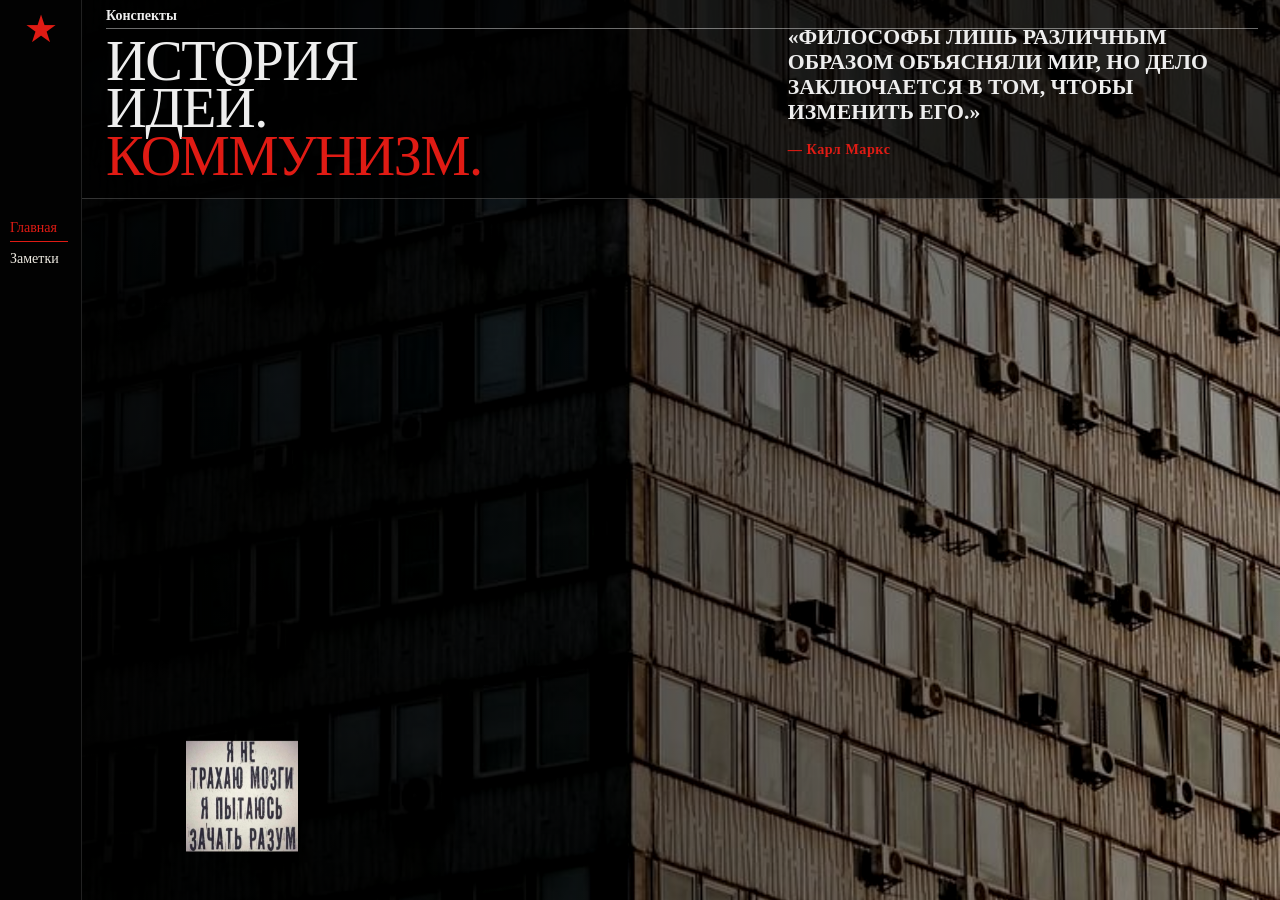
<file: index.html>
<!doctype html>
<html lang="ru">
<head>
<meta charset="utf-8">
<meta name="viewport" content="width=device-width, initial-scale=1">
<title>История идей. Коммунизм.</title>
<link rel="stylesheet" href="style.css">
</head>
<body class="home-body">
<aside class="rail">
  <div class="star">★</div>
  <nav>
    <a class="active" href="index.html">Главная</a>
    <a href="notes.html">Заметки</a>
  </nav>
</aside>
<main class="home">
  <div class="background"><img src="654147914661196883.jpg" alt=""></div>
  <div class="darkness"></div>
  <header class="home-header">
    <div class="kicker">Конспекты</div>
    <div class="line"></div>
    <h1>ИСТОРИЯ<br>ИДЕЙ.<br><span>КОММУНИЗМ.</span></h1>
  </header>
  <div class="intro">«Философы лишь различным образом объясняли мир, но дело заключается в том, чтобы изменить его.»<span>— Карл Маркс</span></div>
  <img class="little-poster" src="poster.jpg" alt="">
</main>
</body>
</html>
</file>
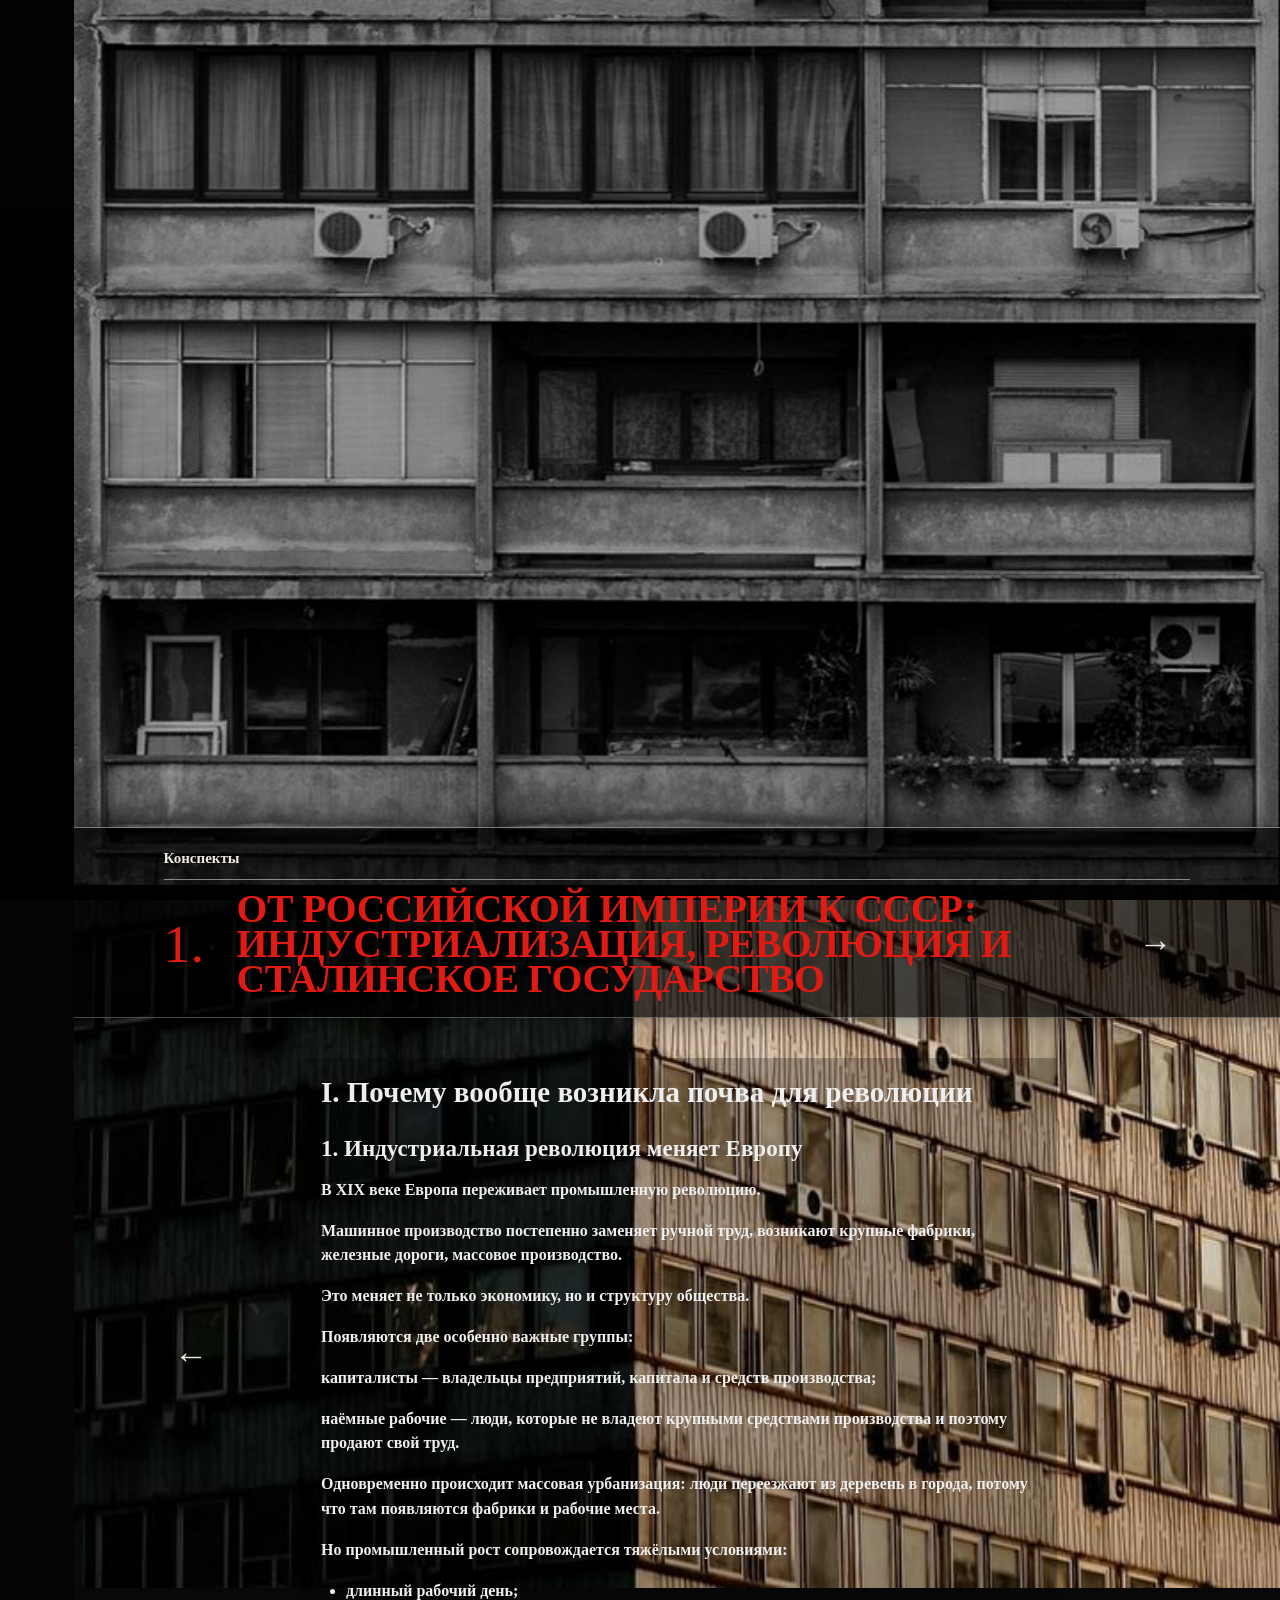
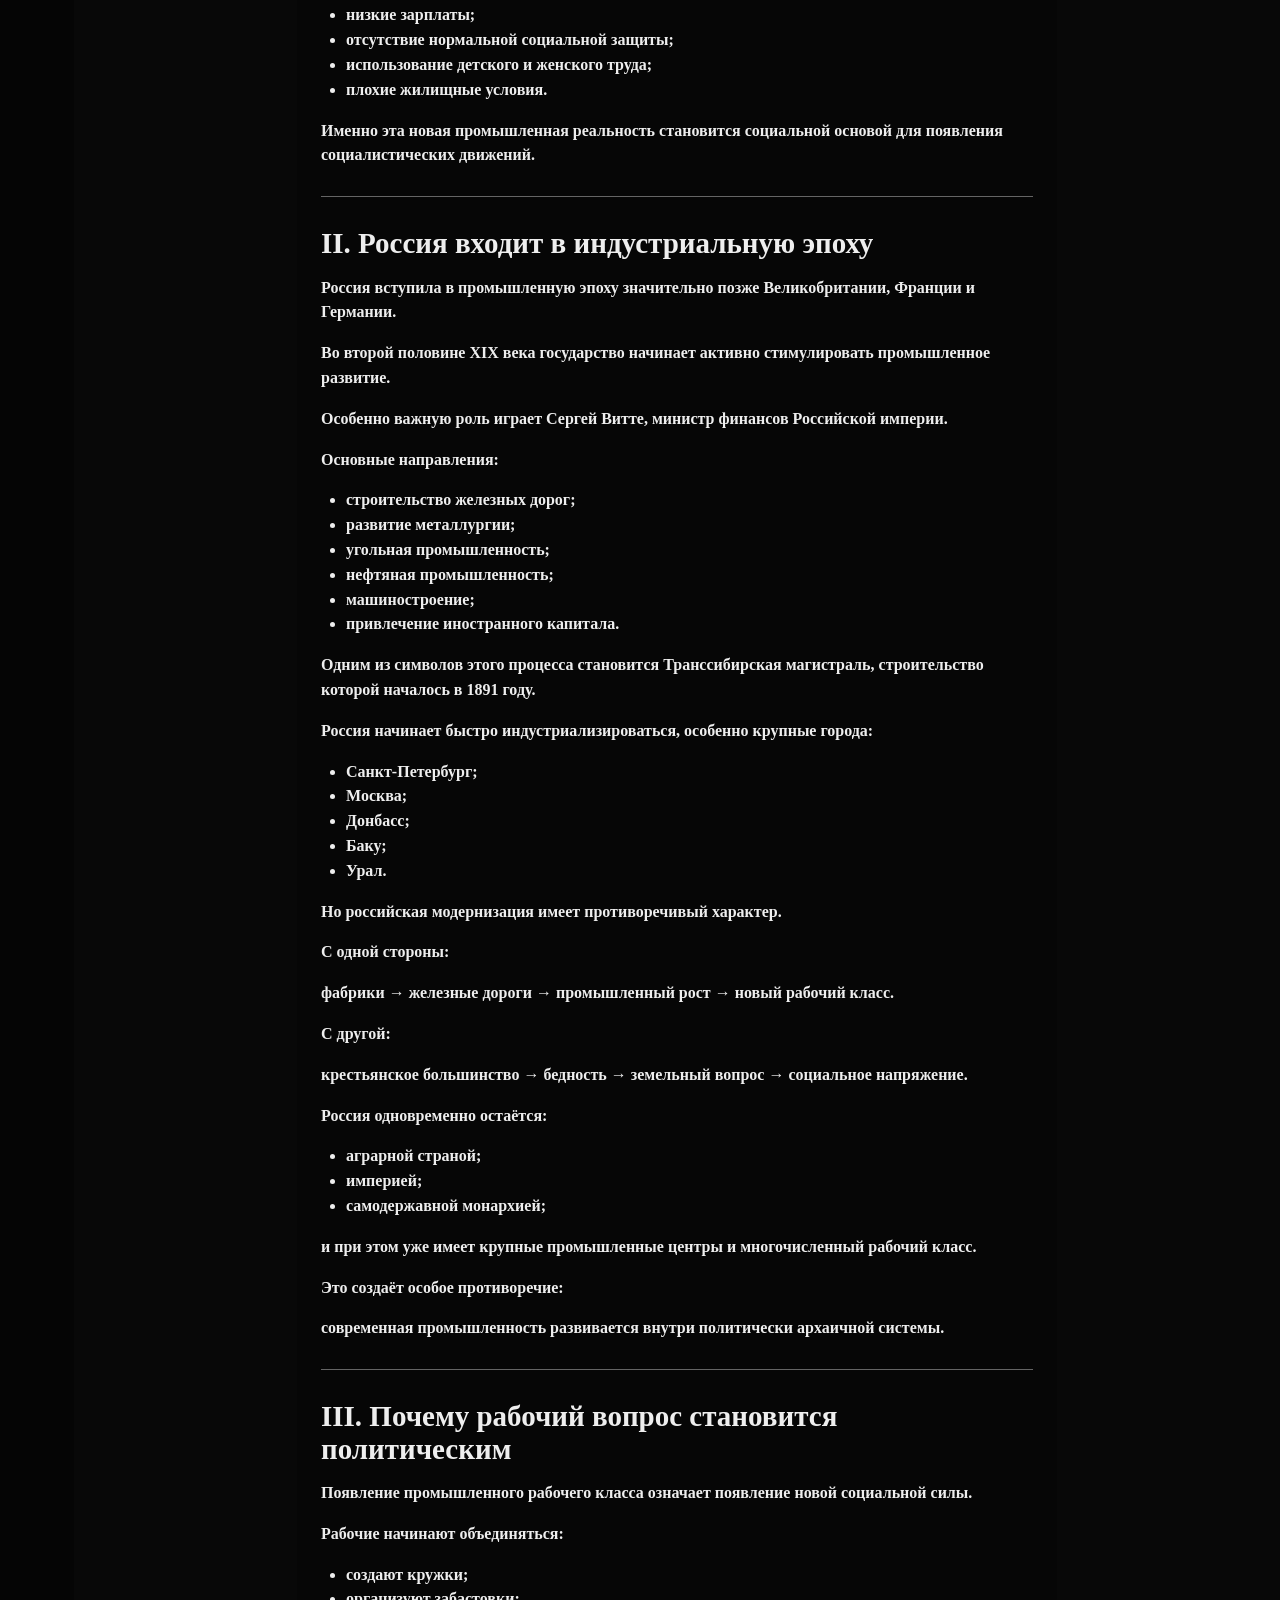
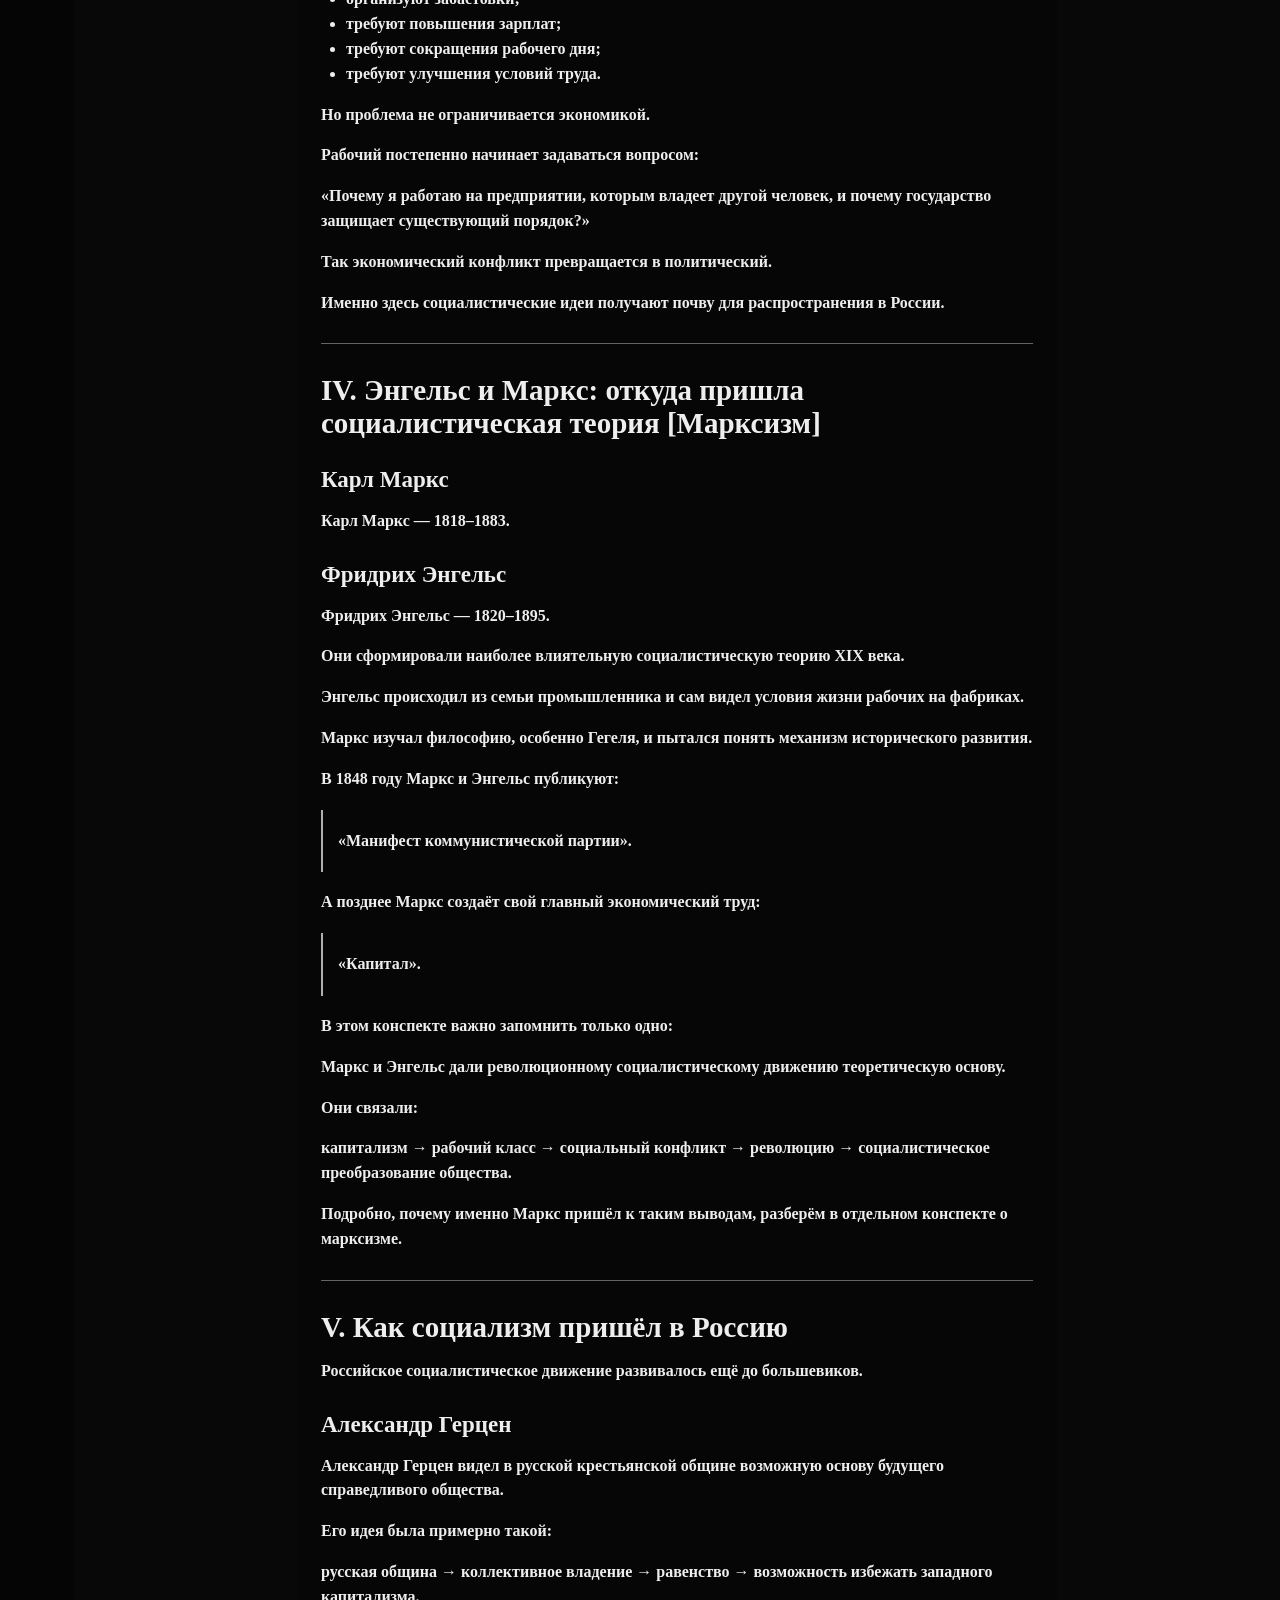
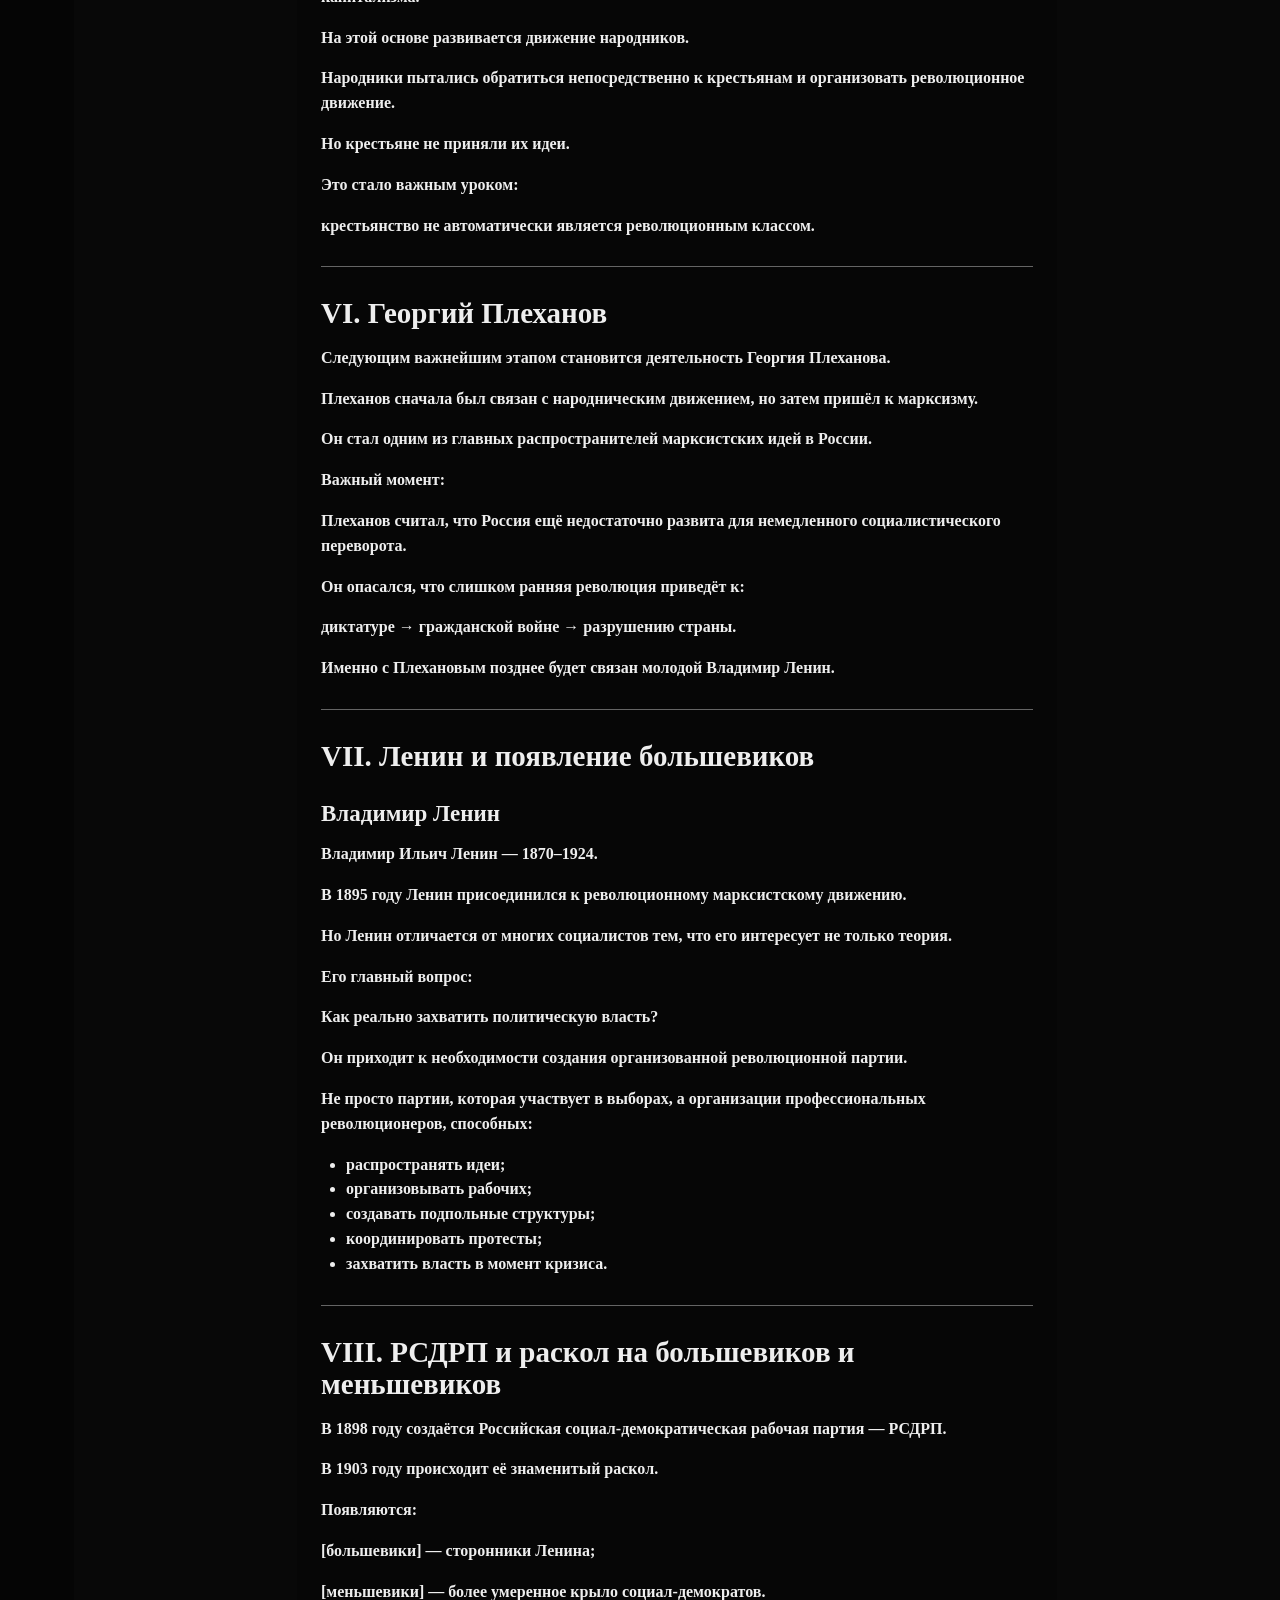
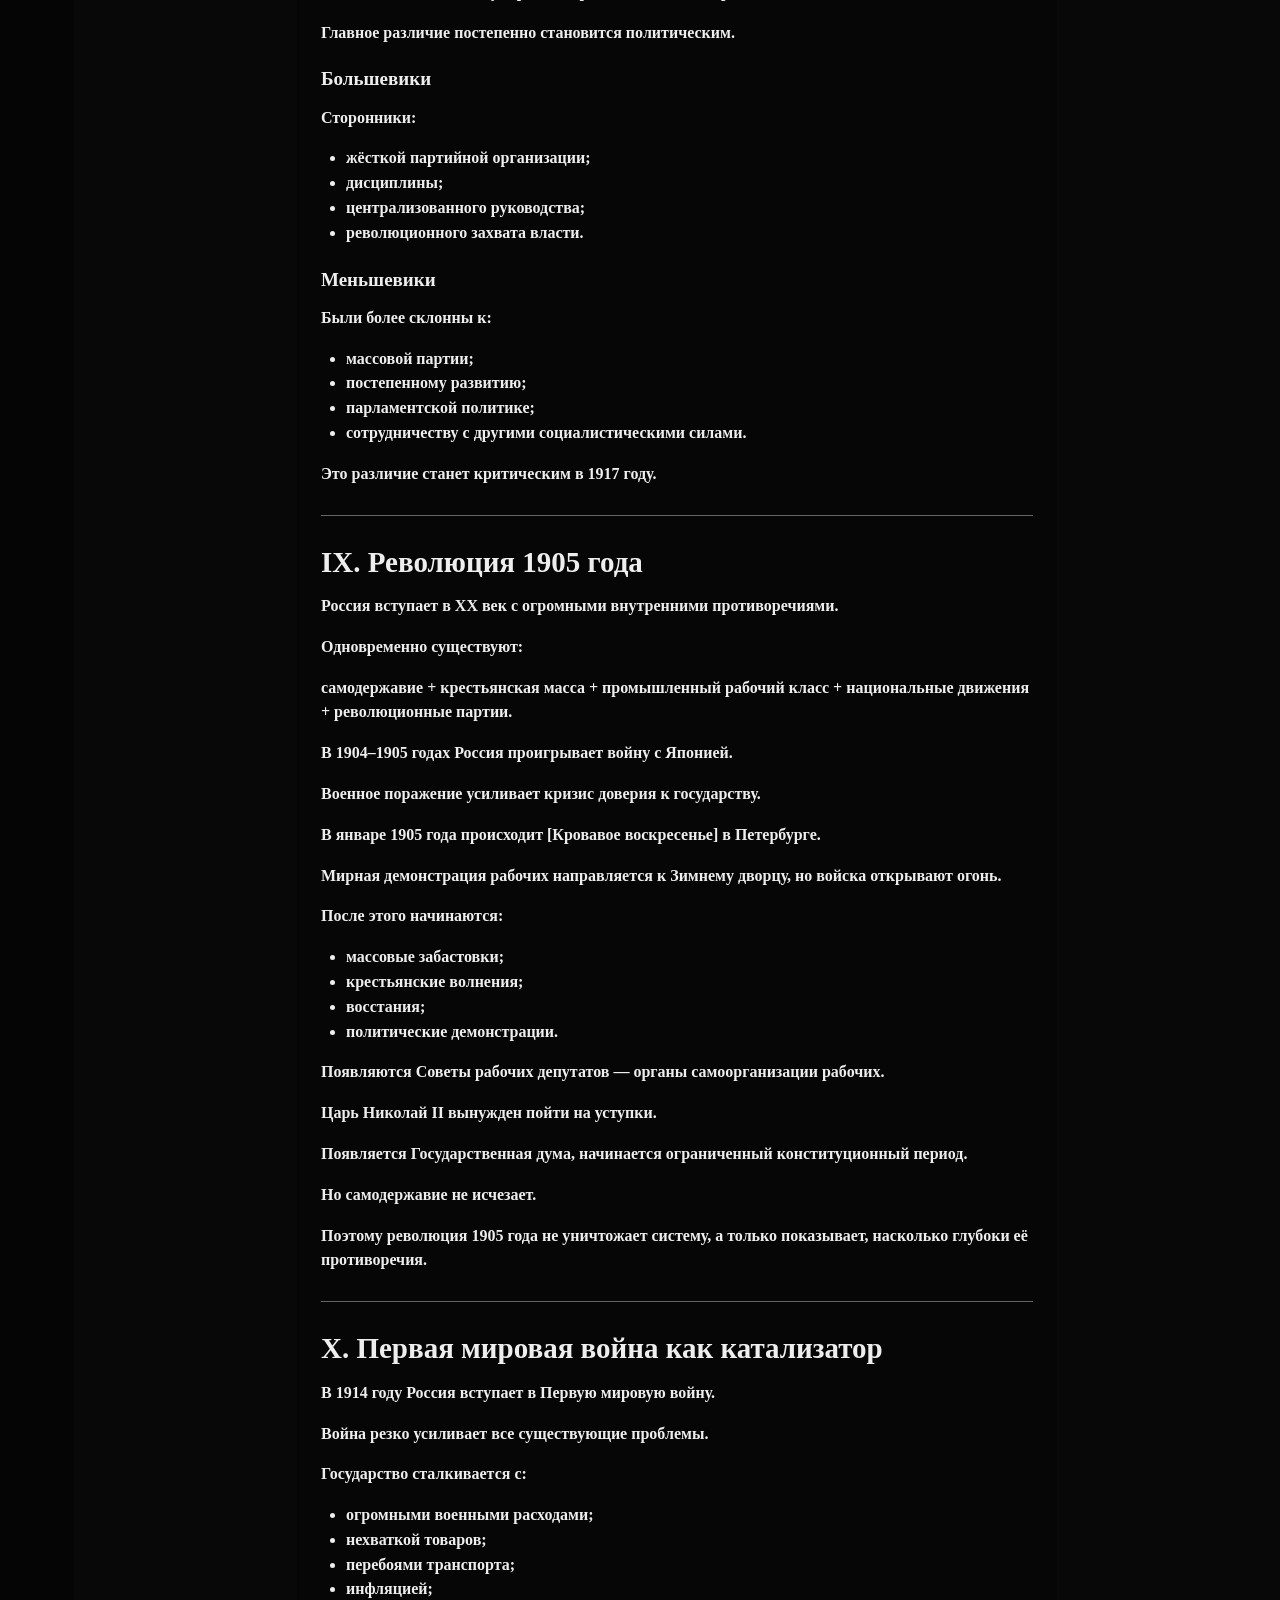
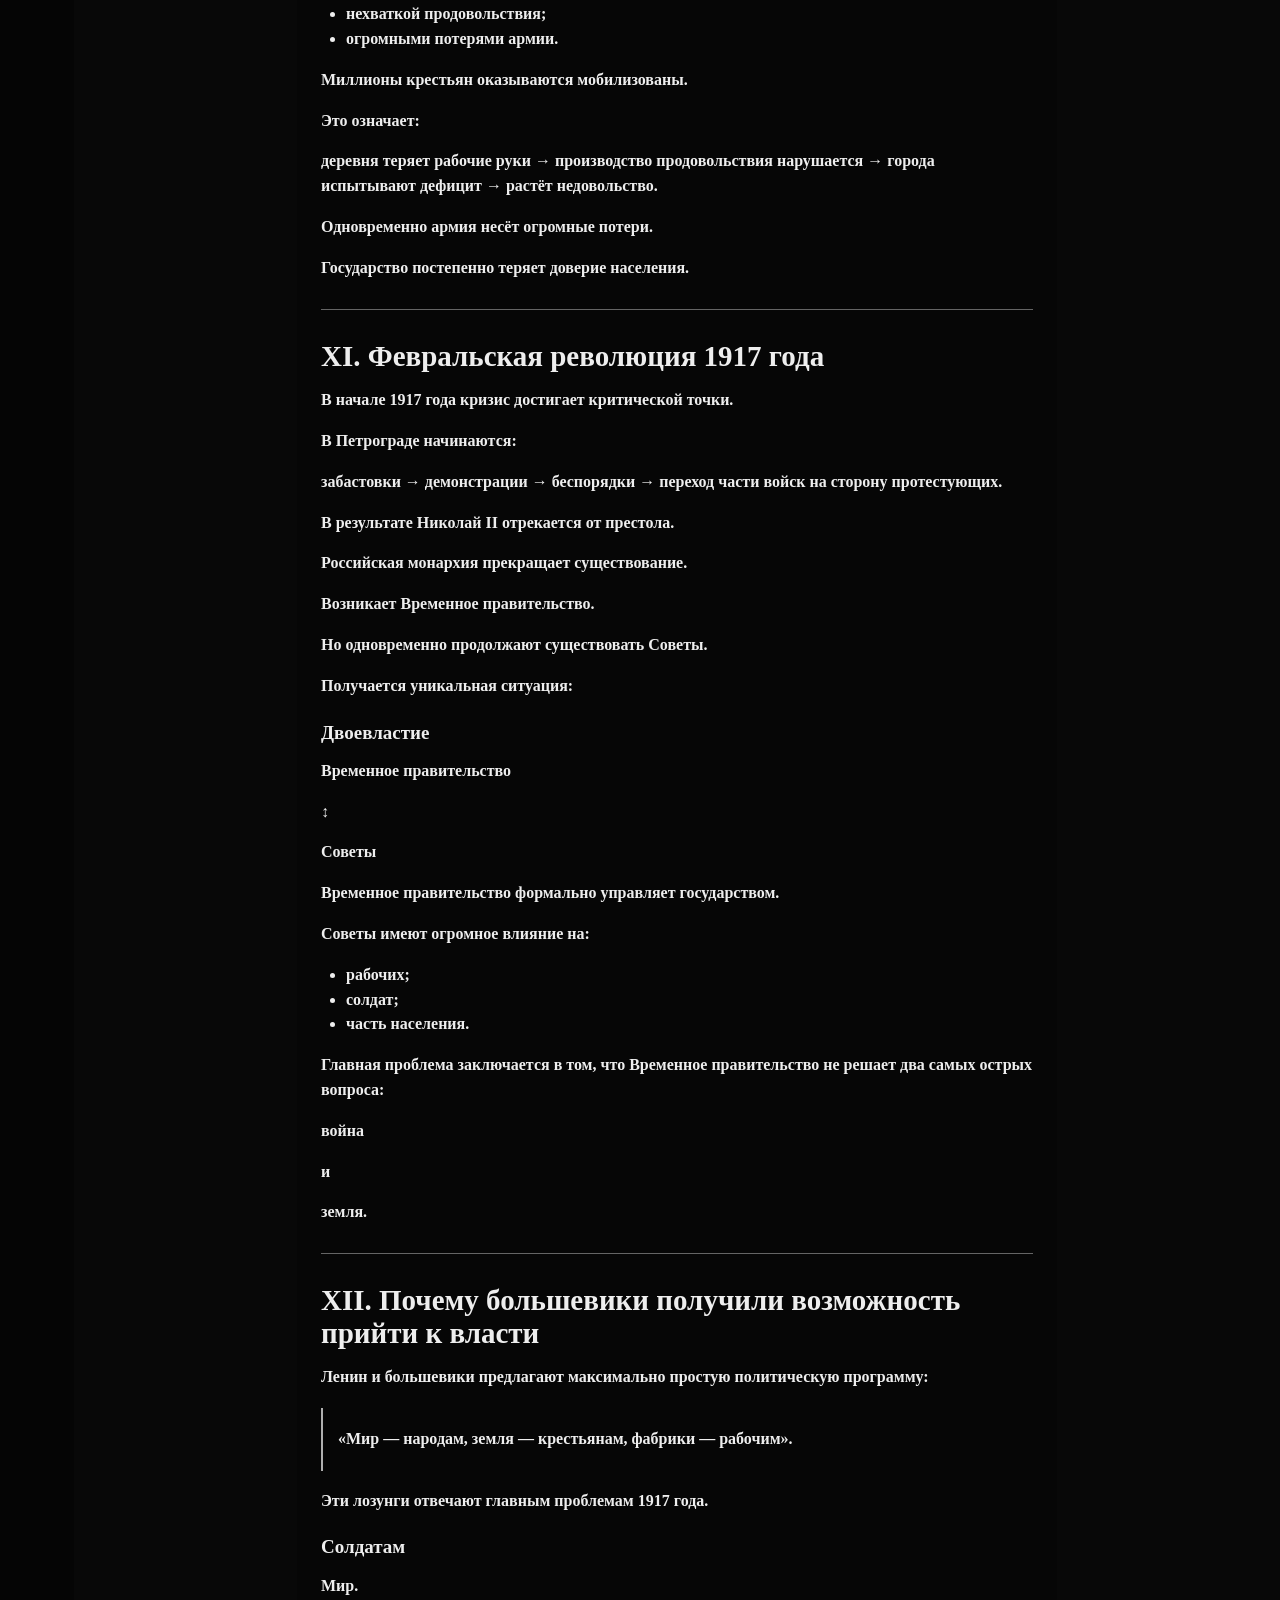
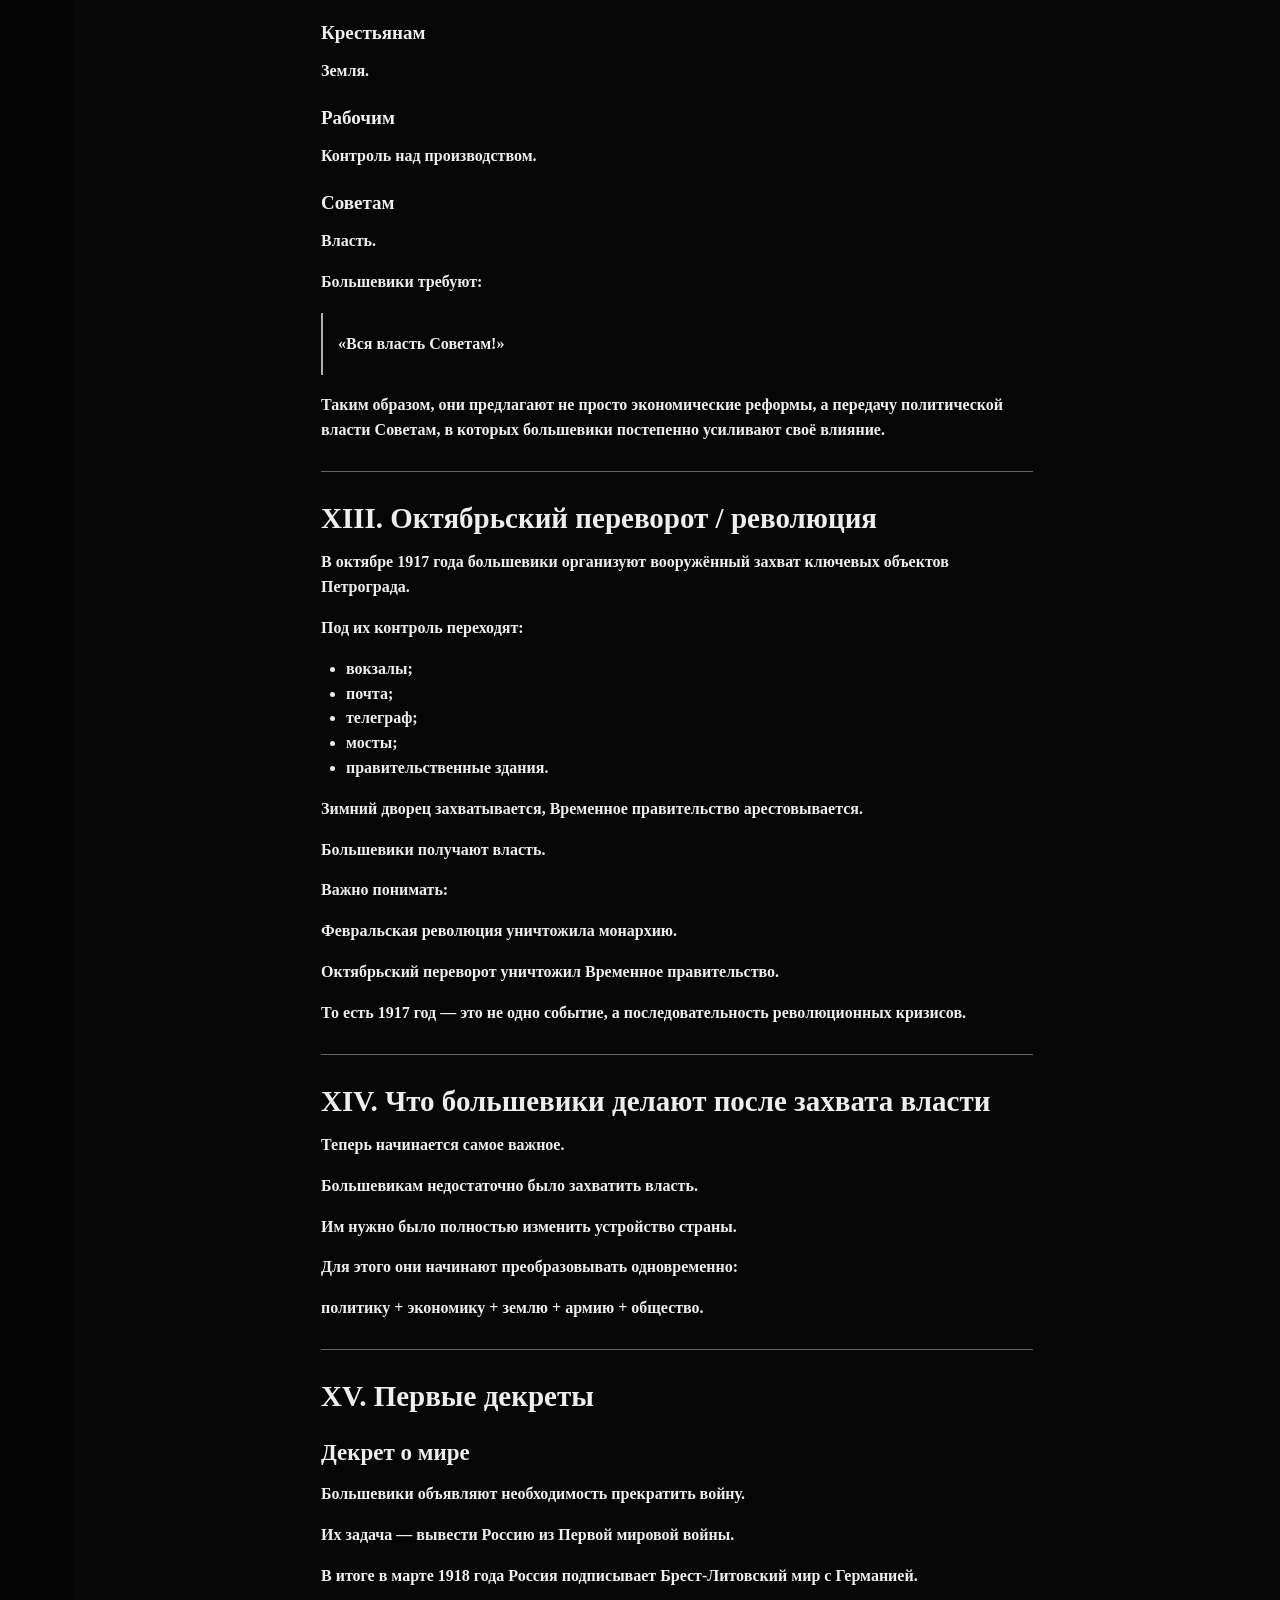
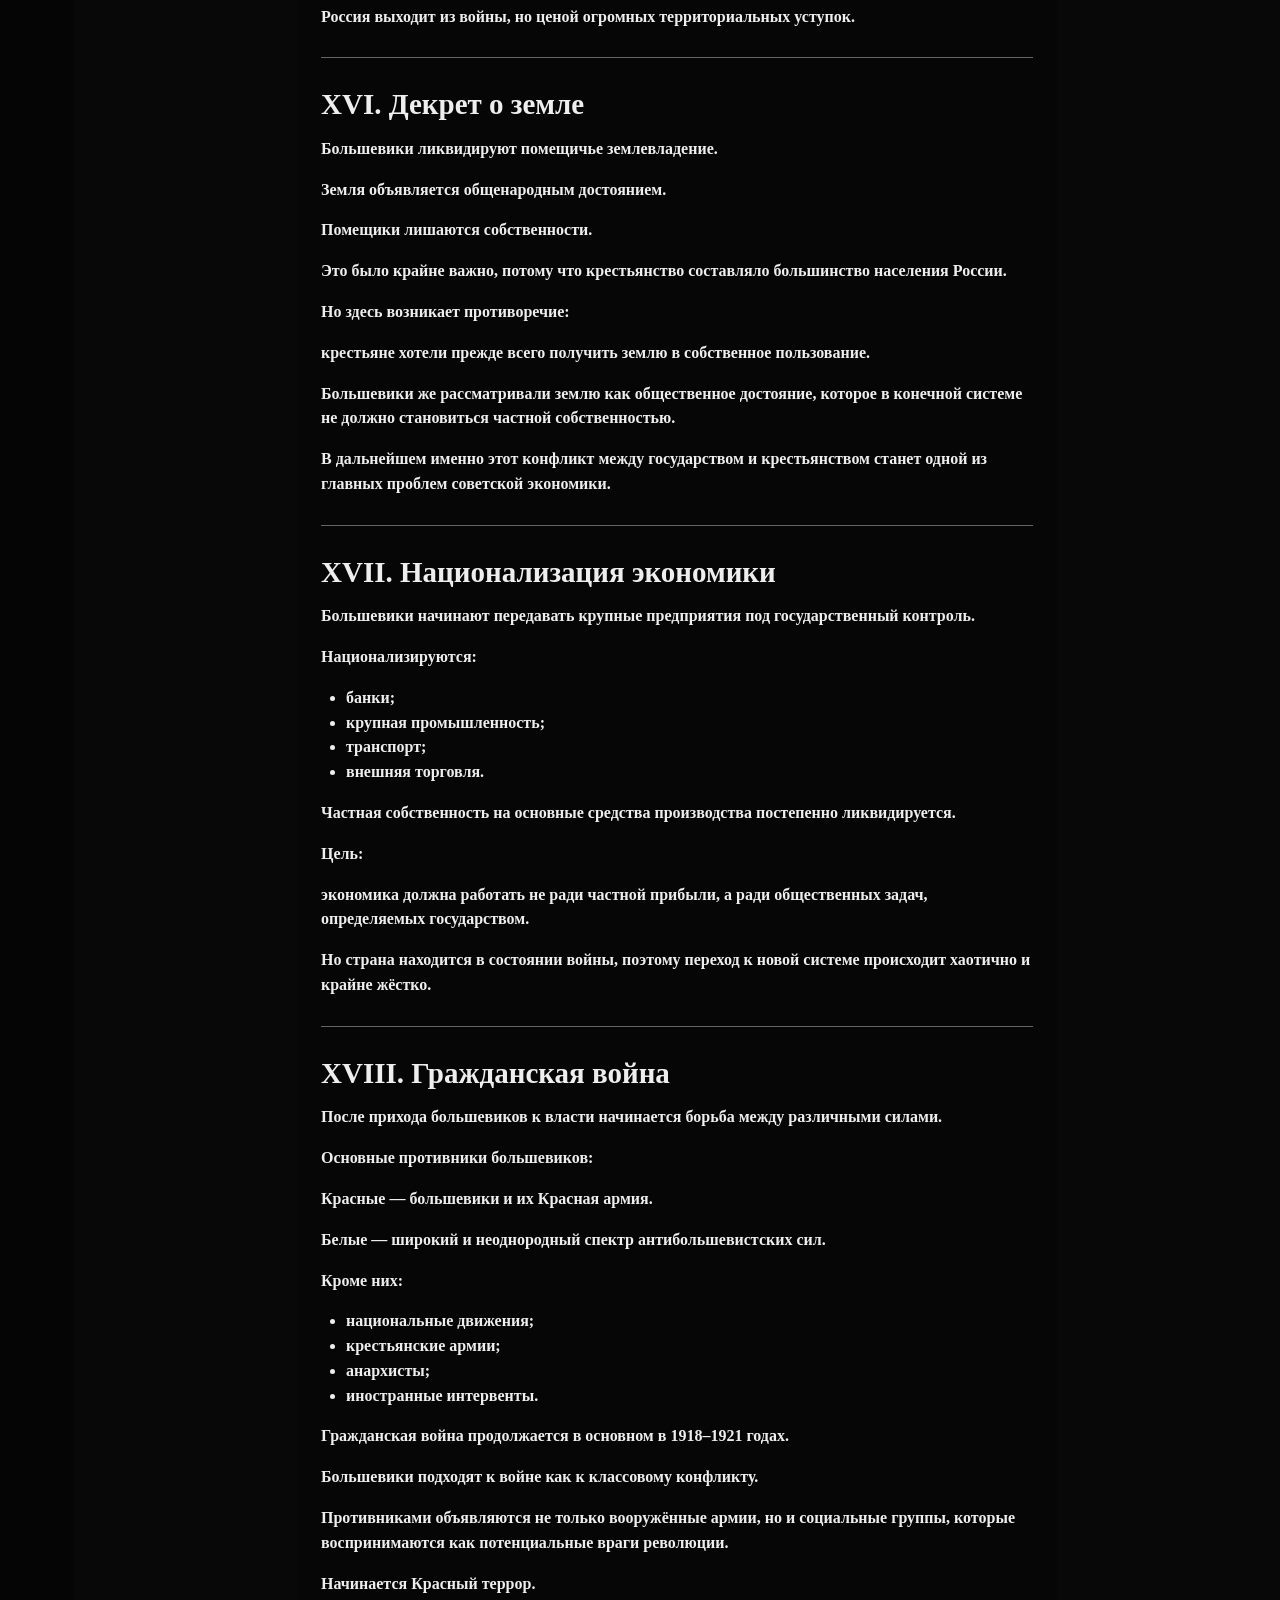
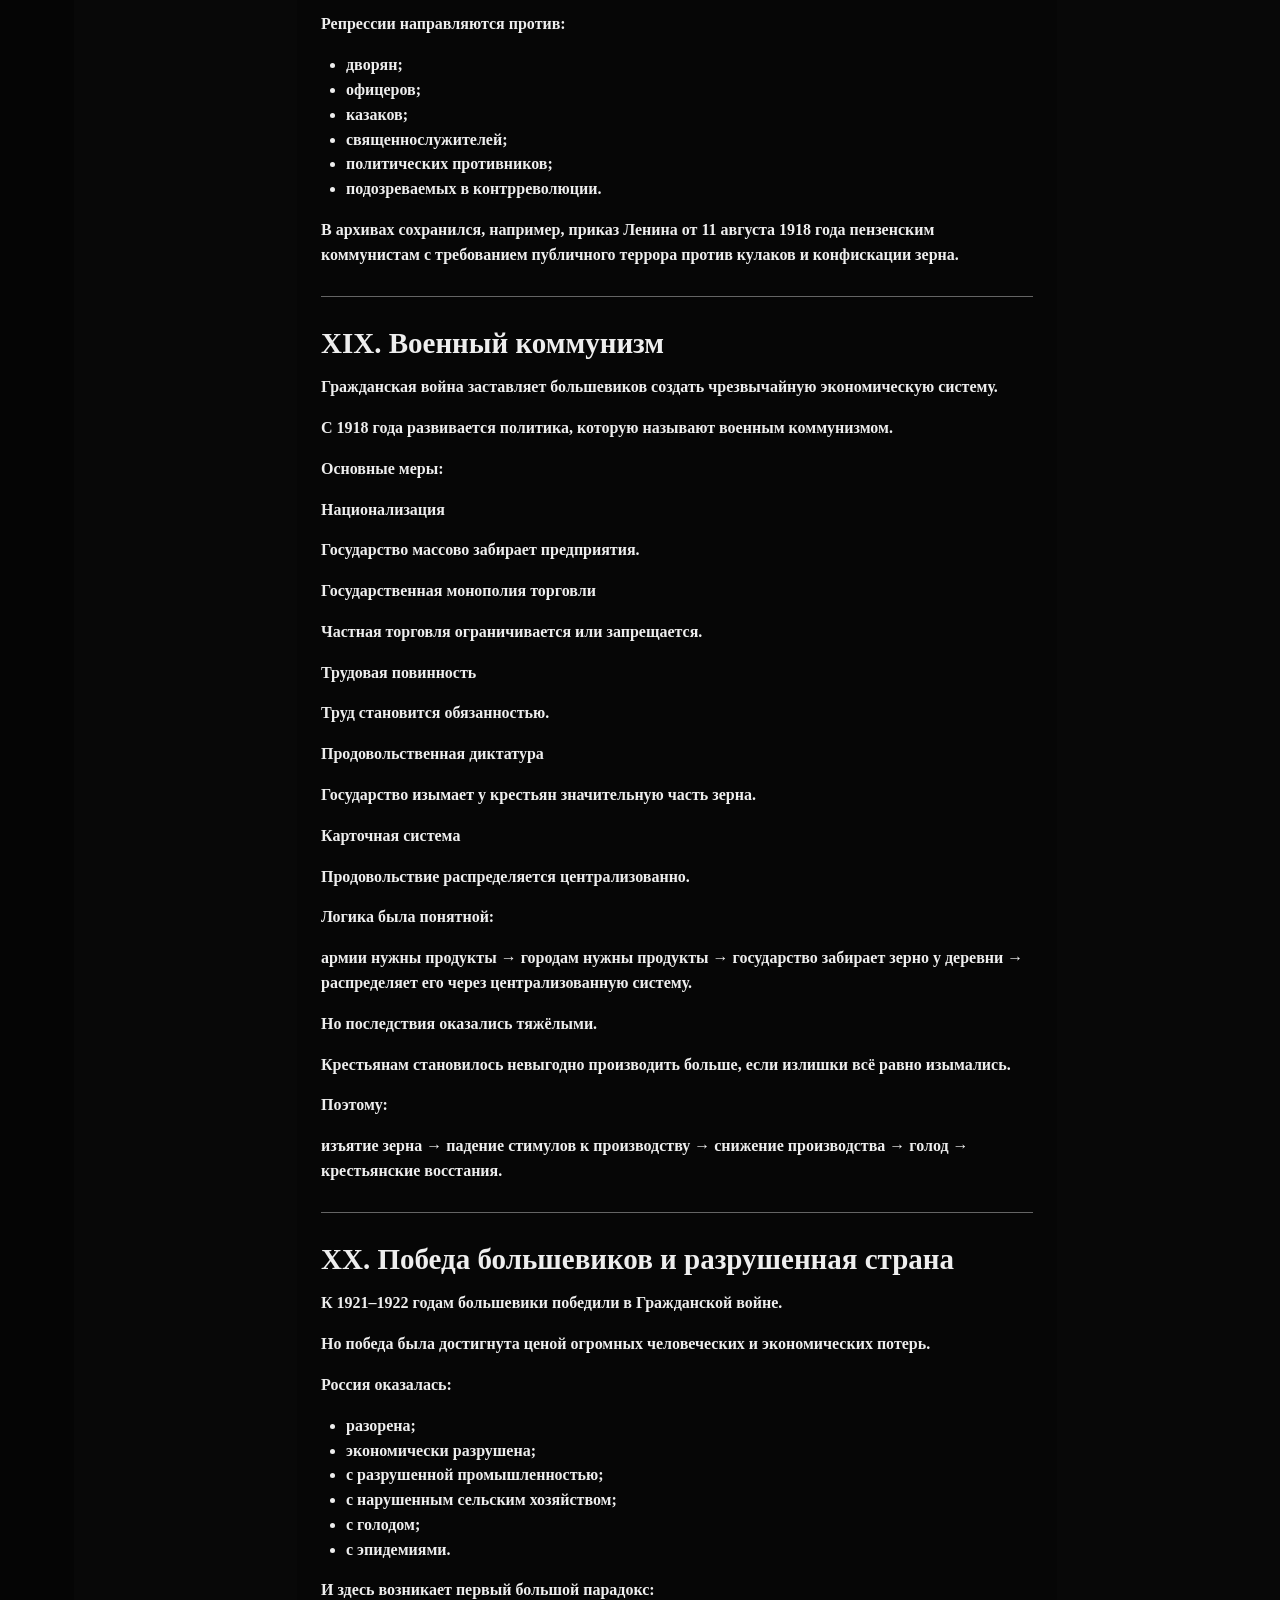
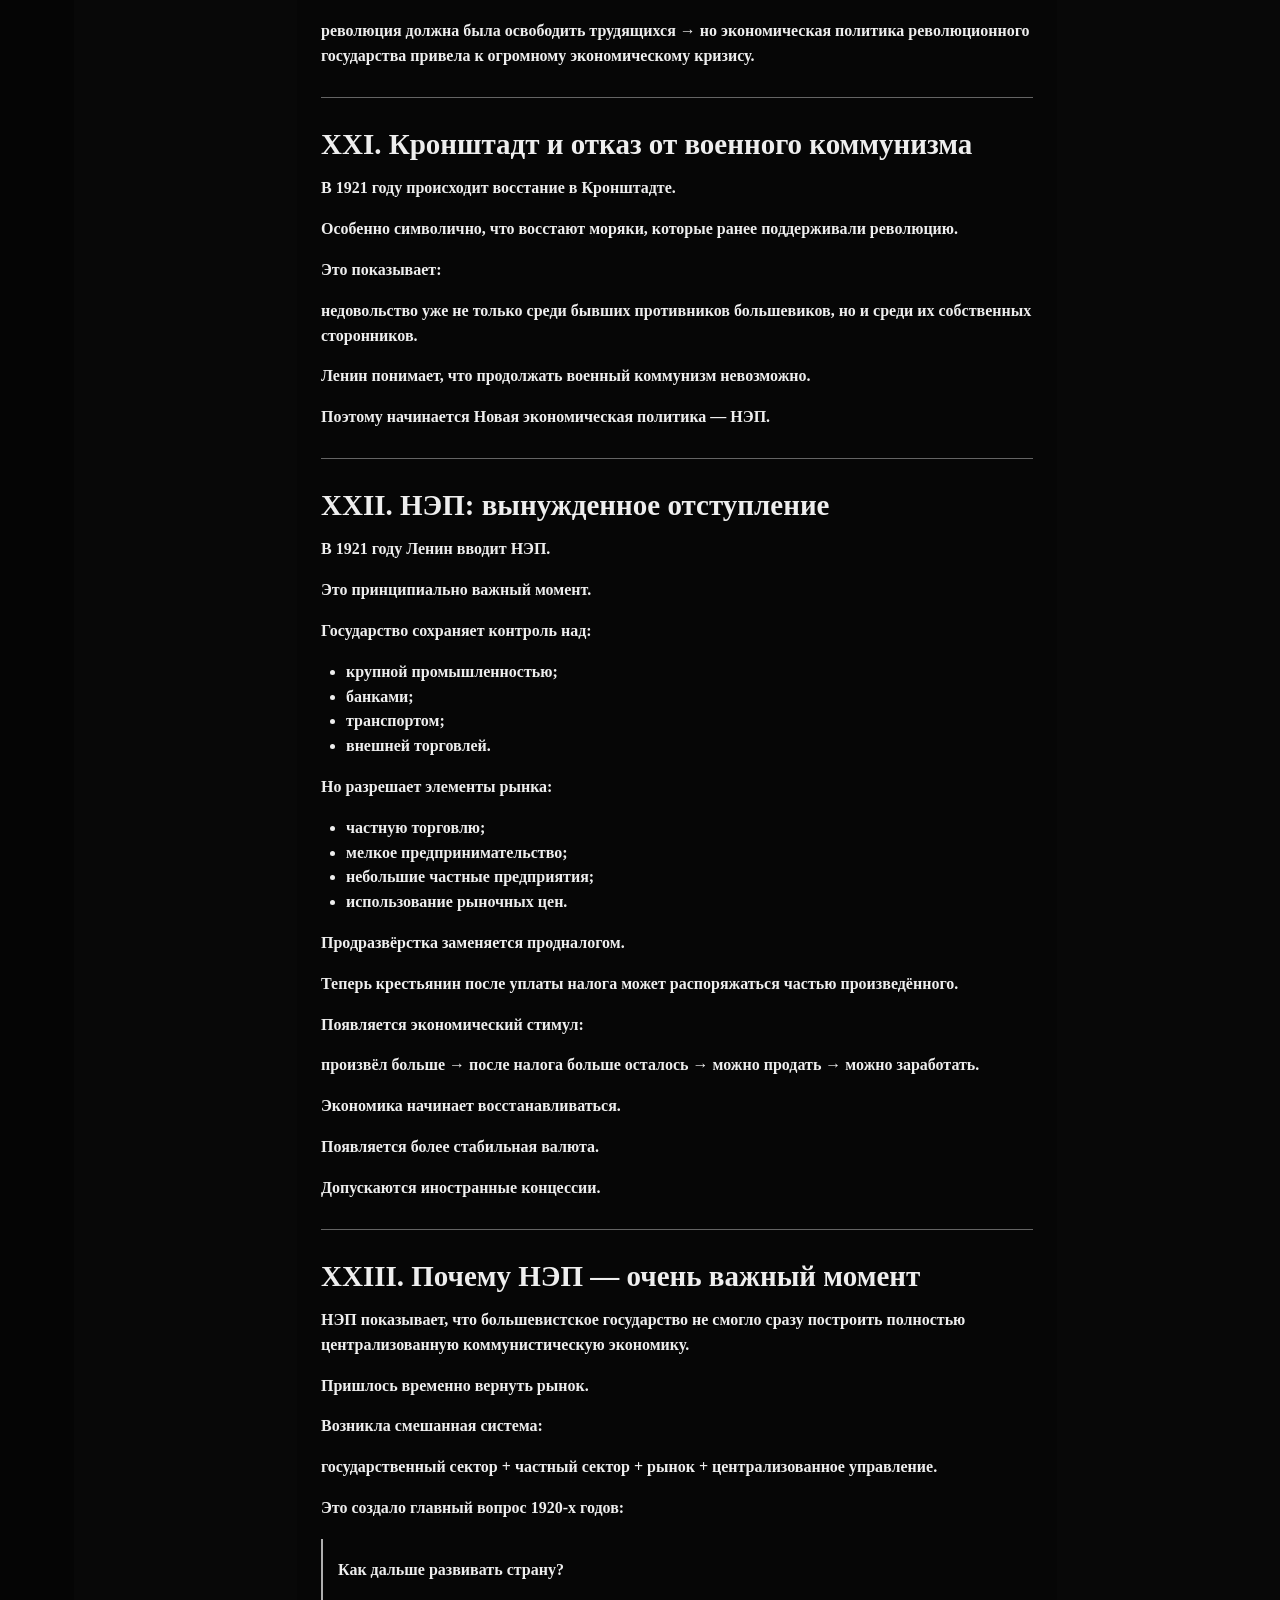
<file: note-1.html>
<!DOCTYPE html>

<html lang="ru">
<head>
<meta charset="utf-8"/>
<meta content="width=device-width, initial-scale=1" name="viewport"/>
<title>От Российской империи к СССР: индустриализация, революция и сталинское государство</title>
<link href="style.css" rel="stylesheet"/>
</head>
<body>
<div class="site-shell">
<aside class="sidebar">
<div class="brand-mark">★</div>
<div class="brand">ИСТОРИЯ<br/>ИДЕИ<br/>ОБЩЕСТВО</div>
<nav>
<a href="index.html">ГЛАВНАЯ</a>
<a href="notes.html">ВСЕ ЗАМЕТКИ</a>
</nav>
<div class="sidebar-bottom">ЗНАНИЕ —<br/>НАШЕ ОРУЖИЕ</div>
</aside>
<main class="note-page" style="--note-bg: url('654147914661196883.jpg');">
<header class="note-hero">
<img alt="" src="note-1.jpg"/>
<div class="hero-overlay"></div>
<div class="hero-title">
<span>КОНСПЕКТ №01</span>
<h1>От Российской империи к СССР: индустриализация, революция и сталинское государство</h1>
</div>
</header>
<div class="feed-note-head">
  <div class="feed-kicker">Конспекты</div>
  <div class="feed-rule"></div>
  <div class="feed-row">
    <span class="feed-number">1.</span>
    <span class="feed-title">ОТ РОССИЙСКОЙ ИМПЕРИИ К СССР: ИНДУСТРИАЛИЗАЦИЯ, РЕВОЛЮЦИЯ И СТАЛИНСКОЕ ГОСУДАРСТВО</span>
    <a class="feed-arrow" href="note-2.html" aria-label="Следующий конспект">→</a>
  </div>
</div>
<a class="feed-back" href="notes.html">←</a>
<article class="content">
<h1>I. Почему вообще возникла почва для революции</h1>
<h2>1. Индустриальная революция меняет Европу</h2>
<p>В XIX веке Европа переживает <strong>промышленную революцию</strong>.</p>
<p>Машинное производство постепенно заменяет ручной труд, возникают крупные фабрики, железные дороги, массовое производство.</p>
<p>Это меняет не только экономику, но и структуру общества.</p>
<p>Появляются две особенно важные группы:</p>
<p><strong>капиталисты</strong> — владельцы предприятий, капитала и средств производства;</p>
<p><strong>наёмные рабочие</strong> — люди, которые не владеют крупными средствами производства и поэтому продают свой труд.</p>
<p>Одновременно происходит массовая урбанизация: люди переезжают из деревень в города, потому что там появляются фабрики и рабочие места.</p>
<p>Но промышленный рост сопровождается тяжёлыми условиями:</p>
<ul>
<li>длинный рабочий день;</li>
<li>низкие зарплаты;</li>
<li>отсутствие нормальной социальной защиты;</li>
<li>использование детского и женского труда;</li>
<li>плохие жилищные условия.</li>
</ul>
<p>Именно эта новая промышленная реальность становится социальной основой для появления социалистических движений.</p>
<hr/>
<h1>II. Россия входит в индустриальную эпоху</h1>
<p>Россия вступила в промышленную эпоху значительно позже Великобритании, Франции и Германии.</p>
<p>Во второй половине XIX века государство начинает активно стимулировать промышленное развитие.</p>
<p>Особенно важную роль играет <strong>Сергей Витте</strong>, министр финансов Российской империи.</p>
<p>Основные направления:</p>
<ul>
<li>строительство железных дорог;</li>
<li>развитие металлургии;</li>
<li>угольная промышленность;</li>
<li>нефтяная промышленность;</li>
<li>машиностроение;</li>
<li>привлечение иностранного капитала.</li>
</ul>
<p>Одним из символов этого процесса становится <strong>Транссибирская магистраль</strong>, строительство которой началось в <strong>1891 году</strong>.</p>
<p>Россия начинает быстро индустриализироваться, особенно крупные города:</p>
<ul>
<li>Санкт-Петербург;</li>
<li>Москва;</li>
<li>Донбасс;</li>
<li>Баку;</li>
<li>Урал.</li>
</ul>
<p>Но российская модернизация имеет противоречивый характер.</p>
<p>С одной стороны:</p>
<p><strong>фабрики → железные дороги → промышленный рост → новый рабочий класс.</strong></p>
<p>С другой:</p>
<p><strong>крестьянское большинство → бедность → земельный вопрос → социальное напряжение.</strong></p>
<p>Россия одновременно остаётся:</p>
<ul>
<li>аграрной страной;</li>
<li>империей;</li>
<li>самодержавной монархией;</li>
</ul>
<p>и при этом уже имеет крупные промышленные центры и многочисленный рабочий класс.</p>
<p>Это создаёт особое противоречие:</p>
<p><strong>современная промышленность развивается внутри политически архаичной системы.</strong></p>
<hr/>
<h1>III. Почему рабочий вопрос становится политическим</h1>
<p>Появление промышленного рабочего класса означает появление новой социальной силы.</p>
<p>Рабочие начинают объединяться:</p>
<ul>
<li>создают кружки;</li>
<li>организуют забастовки;</li>
<li>требуют повышения зарплат;</li>
<li>требуют сокращения рабочего дня;</li>
<li>требуют улучшения условий труда.</li>
</ul>
<p>Но проблема не ограничивается экономикой.</p>
<p>Рабочий постепенно начинает задаваться вопросом:</p>
<p><strong>«Почему я работаю на предприятии, которым владеет другой человек, и почему государство защищает существующий порядок?»</strong></p>
<p>Так экономический конфликт превращается в политический.</p>
<p>Именно здесь социалистические идеи получают почву для распространения в России.</p>
<hr/>
<h1>IV. Энгельс и Маркс: откуда пришла социалистическая теория <a href="#notes">[Марксизм]</a></h1>
<h2>Карл Маркс</h2>
<p><strong>Карл Маркс — 1818–1883.</strong></p>
<h2>Фридрих Энгельс</h2>
<p><strong>Фридрих Энгельс — 1820–1895.</strong></p>
<p>Они сформировали наиболее влиятельную социалистическую теорию XIX века.</p>
<p>Энгельс происходил из семьи промышленника и сам видел условия жизни рабочих на фабриках.</p>
<p>Маркс изучал философию, особенно <strong>Гегеля</strong>, и пытался понять механизм исторического развития.</p>
<p>В <strong>1848 году</strong> Маркс и Энгельс публикуют:</p>
<blockquote>
<p><strong>«Манифест коммунистической партии».</strong></p>
</blockquote>
<p>А позднее Маркс создаёт свой главный экономический труд:</p>
<blockquote>
<p><strong>«Капитал».</strong></p>
</blockquote>
<p>В этом конспекте важно запомнить только одно:</p>
<p><strong>Маркс и Энгельс дали революционному социалистическому движению теоретическую основу.</strong></p>
<p>Они связали:</p>
<p><strong>капитализм → рабочий класс → социальный конфликт → революцию → социалистическое преобразование общества.</strong></p>
<p>Подробно, <strong>почему именно Маркс пришёл к таким выводам</strong>, разберём в отдельном конспекте о марксизме.</p>
<hr/>
<h1>V. Как социализм пришёл в Россию</h1>
<p>Российское социалистическое движение развивалось ещё до большевиков.</p>
<h2>Александр Герцен</h2>
<p><strong>Александр Герцен</strong> видел в русской крестьянской общине возможную основу будущего справедливого общества.</p>
<p>Его идея была примерно такой:</p>
<p><strong>русская община → коллективное владение → равенство → возможность избежать западного капитализма.</strong></p>
<p>На этой основе развивается движение <strong>народников</strong>.</p>
<p>Народники пытались обратиться непосредственно к крестьянам и организовать революционное движение.</p>
<p>Но крестьяне не приняли их идеи.</p>
<p>Это стало важным уроком:</p>
<p><strong>крестьянство не автоматически является революционным классом.</strong></p>
<hr/>
<h1>VI. Георгий Плеханов</h1>
<p>Следующим важнейшим этапом становится деятельность <strong>Георгия Плеханова</strong>.</p>
<p>Плеханов сначала был связан с народническим движением, но затем пришёл к марксизму.</p>
<p>Он стал одним из главных распространителей марксистских идей в России.</p>
<p>Важный момент:</p>
<p>Плеханов считал, что Россия ещё недостаточно развита для немедленного социалистического переворота.</p>
<p>Он опасался, что слишком ранняя революция приведёт к:</p>
<p><strong>диктатуре → гражданской войне → разрушению страны.</strong></p>
<p>Именно с Плехановым позднее будет связан молодой <strong>Владимир Ленин</strong>.</p>
<hr/>
<h1>VII. Ленин и появление большевиков</h1>
<h2>Владимир Ленин</h2>
<p><strong>Владимир Ильич Ленин — 1870–1924.</strong></p>
<p>В <strong>1895 году</strong> Ленин присоединился к революционному марксистскому движению.</p>
<p>Но Ленин отличается от многих социалистов тем, что его интересует не только теория.</p>
<p>Его главный вопрос:</p>
<p><strong>Как реально захватить политическую власть?</strong></p>
<p>Он приходит к необходимости создания организованной революционной партии.</p>
<p>Не просто партии, которая участвует в выборах, а организации профессиональных революционеров, способных:</p>
<ul>
<li>распространять идеи;</li>
<li>организовывать рабочих;</li>
<li>создавать подпольные структуры;</li>
<li>координировать протесты;</li>
<li>захватить власть в момент кризиса.</li>
</ul>
<hr/>
<h1>VIII. РСДРП и раскол на большевиков и меньшевиков</h1>
<p>В <strong>1898 году</strong> создаётся <strong>Российская социал-демократическая рабочая партия — РСДРП</strong>.</p>
<p>В <strong>1903 году</strong> происходит её знаменитый раскол.</p>
<p>Появляются:</p>
<p><strong><a href="#notes">[большевики]</a></strong> — сторонники Ленина;</p>
<p><strong><a href="#notes">[меньшевики]</a></strong> — более умеренное крыло социал-демократов.</p>
<p>Главное различие постепенно становится политическим.</p>
<h3>Большевики</h3>
<p>Сторонники:</p>
<ul>
<li>жёсткой партийной организации;</li>
<li>дисциплины;</li>
<li>централизованного руководства;</li>
<li>революционного захвата власти.</li>
</ul>
<h3>Меньшевики</h3>
<p>Были более склонны к:</p>
<ul>
<li>массовой партии;</li>
<li>постепенному развитию;</li>
<li>парламентской политике;</li>
<li>сотрудничеству с другими социалистическими силами.</li>
</ul>
<p>Это различие станет критическим в <strong>1917 году</strong>.</p>
<hr/>
<h1>IX. Революция 1905 года</h1>
<p>Россия вступает в XX век с огромными внутренними противоречиями.</p>
<p>Одновременно существуют:</p>
<p><strong>самодержавие + крестьянская масса + промышленный рабочий класс + национальные движения + революционные партии.</strong></p>
<p>В <strong>1904–1905 годах</strong> Россия проигрывает войну с Японией.</p>
<p>Военное поражение усиливает кризис доверия к государству.</p>
<p>В январе <strong>1905 года</strong> происходит <strong><a href="#notes">[Кровавое воскресенье]</a></strong> в Петербурге.</p>
<p>Мирная демонстрация рабочих направляется к Зимнему дворцу, но войска открывают огонь.</p>
<p>После этого начинаются:</p>
<ul>
<li>массовые забастовки;</li>
<li>крестьянские волнения;</li>
<li>восстания;</li>
<li>политические демонстрации.</li>
</ul>
<p>Появляются <strong>Советы рабочих депутатов</strong> — органы самоорганизации рабочих.</p>
<p>Царь Николай II вынужден пойти на уступки.</p>
<p>Появляется <strong>Государственная дума</strong>, начинается ограниченный конституционный период.</p>
<p>Но самодержавие не исчезает.</p>
<p>Поэтому революция 1905 года не уничтожает систему, а только показывает, насколько глубоки её противоречия.</p>
<hr/>
<h1>X. Первая мировая война как катализатор</h1>
<p>В <strong>1914 году</strong> Россия вступает в Первую мировую войну.</p>
<p>Война резко усиливает все существующие проблемы.</p>
<p>Государство сталкивается с:</p>
<ul>
<li>огромными военными расходами;</li>
<li>нехваткой товаров;</li>
<li>перебоями транспорта;</li>
<li>инфляцией;</li>
<li>нехваткой продовольствия;</li>
<li>огромными потерями армии.</li>
</ul>
<p>Миллионы крестьян оказываются мобилизованы.</p>
<p>Это означает:</p>
<p><strong>деревня теряет рабочие руки → производство продовольствия нарушается → города испытывают дефицит → растёт недовольство.</strong></p>
<p>Одновременно армия несёт огромные потери.</p>
<p>Государство постепенно теряет доверие населения.</p>
<hr/>
<h1>XI. Февральская революция 1917 года</h1>
<p>В начале <strong>1917 года</strong> кризис достигает критической точки.</p>
<p>В Петрограде начинаются:</p>
<p><strong>забастовки → демонстрации → беспорядки → переход части войск на сторону протестующих.</strong></p>
<p>В результате <strong>Николай II отрекается от престола</strong>.</p>
<p>Российская монархия прекращает существование.</p>
<p>Возникает <strong>Временное правительство</strong>.</p>
<p>Но одновременно продолжают существовать <strong>Советы</strong>.</p>
<p>Получается уникальная ситуация:</p>
<h3>Двоевластие</h3>
<p><strong>Временное правительство</strong></p>
<p>↕</p>
<p><strong>Советы</strong></p>
<p>Временное правительство формально управляет государством.</p>
<p>Советы имеют огромное влияние на:</p>
<ul>
<li>рабочих;</li>
<li>солдат;</li>
<li>часть населения.</li>
</ul>
<p>Главная проблема заключается в том, что Временное правительство не решает два самых острых вопроса:</p>
<p><strong>война</strong></p>
<p>и</p>
<p><strong>земля.</strong></p>
<hr/>
<h1>XII. Почему большевики получили возможность прийти к власти</h1>
<p>Ленин и большевики предлагают максимально простую политическую программу:</p>
<blockquote>
<p><strong>«Мир — народам, земля — крестьянам, фабрики — рабочим».</strong></p>
</blockquote>
<p>Эти лозунги отвечают главным проблемам 1917 года.</p>
<h3>Солдатам</h3>
<p><strong>Мир.</strong></p>
<h3>Крестьянам</h3>
<p><strong>Земля.</strong></p>
<h3>Рабочим</h3>
<p><strong>Контроль над производством.</strong></p>
<h3>Советам</h3>
<p><strong>Власть.</strong></p>
<p>Большевики требуют:</p>
<blockquote>
<p><strong>«Вся власть Советам!»</strong></p>
</blockquote>
<p>Таким образом, они предлагают не просто экономические реформы, а <strong>передачу политической власти Советам</strong>, в которых большевики постепенно усиливают своё влияние.</p>
<hr/>
<h1>XIII. Октябрьский переворот / революция</h1>
<p>В октябре <strong>1917 года</strong> большевики организуют вооружённый захват ключевых объектов Петрограда.</p>
<p>Под их контроль переходят:</p>
<ul>
<li>вокзалы;</li>
<li>почта;</li>
<li>телеграф;</li>
<li>мосты;</li>
<li>правительственные здания.</li>
</ul>
<p><strong>Зимний дворец</strong> захватывается, Временное правительство арестовывается.</p>
<p>Большевики получают власть.</p>
<p>Важно понимать:</p>
<p><strong>Февральская революция уничтожила монархию.</strong></p>
<p><strong>Октябрьский переворот уничтожил Временное правительство.</strong></p>
<p>То есть 1917 год — это не одно событие, а последовательность революционных кризисов.</p>
<hr/>
<h1>XIV. Что большевики делают после захвата власти</h1>
<p>Теперь начинается самое важное.</p>
<p>Большевикам недостаточно было захватить власть.</p>
<p>Им нужно было <strong>полностью изменить устройство страны</strong>.</p>
<p>Для этого они начинают преобразовывать одновременно:</p>
<p><strong>политику + экономику + землю + армию + общество.</strong></p>
<hr/>
<h1>XV. Первые декреты</h1>
<h2>Декрет о мире</h2>
<p>Большевики объявляют необходимость прекратить войну.</p>
<p>Их задача — вывести Россию из Первой мировой войны.</p>
<p>В итоге в <strong>марте 1918 года</strong> Россия подписывает <strong>Брест-Литовский мир</strong> с Германией.</p>
<p>Россия выходит из войны, но ценой огромных территориальных уступок.</p>
<hr/>
<h1>XVI. Декрет о земле</h1>
<p>Большевики ликвидируют помещичье землевладение.</p>
<p>Земля объявляется общенародным достоянием.</p>
<p>Помещики лишаются собственности.</p>
<p>Это было крайне важно, потому что крестьянство составляло большинство населения России.</p>
<p>Но здесь возникает противоречие:</p>
<p>крестьяне хотели прежде всего <strong>получить землю в собственное пользование</strong>.</p>
<p>Большевики же рассматривали землю как общественное достояние, которое в конечной системе не должно становиться частной собственностью.</p>
<p>В дальнейшем именно этот конфликт между государством и крестьянством станет одной из главных проблем советской экономики.</p>
<hr/>
<h1>XVII. Национализация экономики</h1>
<p>Большевики начинают передавать крупные предприятия под государственный контроль.</p>
<p>Национализируются:</p>
<ul>
<li>банки;</li>
<li>крупная промышленность;</li>
<li>транспорт;</li>
<li>внешняя торговля.</li>
</ul>
<p>Частная собственность на основные средства производства постепенно ликвидируется.</p>
<p>Цель:</p>
<p><strong>экономика должна работать не ради частной прибыли, а ради общественных задач, определяемых государством.</strong></p>
<p>Но страна находится в состоянии войны, поэтому переход к новой системе происходит хаотично и крайне жёстко.</p>
<hr/>
<h1>XVIII. Гражданская война</h1>
<p>После прихода большевиков к власти начинается борьба между различными силами.</p>
<p>Основные противники большевиков:</p>
<p><strong>Красные</strong> — большевики и их Красная армия.</p>
<p><strong>Белые</strong> — широкий и неоднородный спектр антибольшевистских сил.</p>
<p>Кроме них:</p>
<ul>
<li>национальные движения;</li>
<li>крестьянские армии;</li>
<li>анархисты;</li>
<li>иностранные интервенты.</li>
</ul>
<p>Гражданская война продолжается в основном в <strong>1918–1921 годах</strong>.</p>
<p>Большевики подходят к войне как к классовому конфликту.</p>
<p>Противниками объявляются не только вооружённые армии, но и социальные группы, которые воспринимаются как потенциальные враги революции.</p>
<p>Начинается <strong>Красный террор</strong>.</p>
<p>Репрессии направляются против:</p>
<ul>
<li>дворян;</li>
<li>офицеров;</li>
<li>казаков;</li>
<li>священнослужителей;</li>
<li>политических противников;</li>
<li>подозреваемых в контрреволюции.</li>
</ul>
<p>В архивах сохранился, например, приказ Ленина от <strong>11 августа 1918 года</strong> пензенским коммунистам с требованием публичного террора против кулаков и конфискации зерна.</p>
<hr/>
<h1>XIX. Военный коммунизм</h1>
<p>Гражданская война заставляет большевиков создать чрезвычайную экономическую систему.</p>
<p>С <strong>1918 года</strong> развивается политика, которую называют <strong>военным коммунизмом</strong>.</p>
<p>Основные меры:</p>
<p><strong>Национализация</strong></p>
<p>Государство массово забирает предприятия.</p>
<p><strong>Государственная монополия торговли</strong></p>
<p>Частная торговля ограничивается или запрещается.</p>
<p><strong>Трудовая повинность</strong></p>
<p>Труд становится обязанностью.</p>
<p><strong>Продовольственная диктатура</strong></p>
<p>Государство изымает у крестьян значительную часть зерна.</p>
<p><strong>Карточная система</strong></p>
<p>Продовольствие распределяется централизованно.</p>
<p>Логика была понятной:</p>
<p><strong>армии нужны продукты → городам нужны продукты → государство забирает зерно у деревни → распределяет его через централизованную систему.</strong></p>
<p>Но последствия оказались тяжёлыми.</p>
<p>Крестьянам становилось невыгодно производить больше, если излишки всё равно изымались.</p>
<p>Поэтому:</p>
<p><strong>изъятие зерна → падение стимулов к производству → снижение производства → голод → крестьянские восстания.</strong></p>
<hr/>
<h1>XX. Победа большевиков и разрушенная страна</h1>
<p>К <strong>1921–1922 годам</strong> большевики победили в Гражданской войне.</p>
<p>Но победа была достигнута ценой огромных человеческих и экономических потерь.</p>
<p>Россия оказалась:</p>
<ul>
<li>разорена;</li>
<li>экономически разрушена;</li>
<li>с разрушенной промышленностью;</li>
<li>с нарушенным сельским хозяйством;</li>
<li>с голодом;</li>
<li>с эпидемиями.</li>
</ul>
<p>И здесь возникает первый большой парадокс:</p>
<p><strong>революция должна была освободить трудящихся → но экономическая политика революционного государства привела к огромному экономическому кризису.</strong></p>
<hr/>
<h1>XXI. Кронштадт и отказ от военного коммунизма</h1>
<p>В <strong>1921 году</strong> происходит восстание в Кронштадте.</p>
<p>Особенно символично, что восстают моряки, которые ранее поддерживали революцию.</p>
<p>Это показывает:</p>
<p><strong>недовольство уже не только среди бывших противников большевиков, но и среди их собственных сторонников.</strong></p>
<p>Ленин понимает, что продолжать военный коммунизм невозможно.</p>
<p>Поэтому начинается <strong>Новая экономическая политика — НЭП</strong>.</p>
<hr/>
<h1>XXII. НЭП: вынужденное отступление</h1>
<p>В <strong>1921 году</strong> Ленин вводит НЭП.</p>
<p>Это принципиально важный момент.</p>
<p>Государство сохраняет контроль над:</p>
<ul>
<li>крупной промышленностью;</li>
<li>банками;</li>
<li>транспортом;</li>
<li>внешней торговлей.</li>
</ul>
<p>Но разрешает элементы рынка:</p>
<ul>
<li>частную торговлю;</li>
<li>мелкое предпринимательство;</li>
<li>небольшие частные предприятия;</li>
<li>использование рыночных цен.</li>
</ul>
<p>Продразвёрстка заменяется <strong>продналогом</strong>.</p>
<p>Теперь крестьянин после уплаты налога может распоряжаться частью произведённого.</p>
<p>Появляется экономический стимул:</p>
<p><strong>произвёл больше → после налога больше осталось → можно продать → можно заработать.</strong></p>
<p>Экономика начинает восстанавливаться.</p>
<p>Появляется более стабильная валюта.</p>
<p>Допускаются иностранные концессии.</p>
<hr/>
<h1>XXIII. Почему НЭП — очень важный момент</h1>
<p>НЭП показывает, что большевистское государство <strong>не смогло сразу построить полностью централизованную коммунистическую экономику</strong>.</p>
<p>Пришлось временно вернуть рынок.</p>
<p>Возникла смешанная система:</p>
<p><strong>государственный сектор + частный сектор + рынок + централизованное управление.</strong></p>
<p>Это создало главный вопрос 1920-х годов:</p>
<blockquote>
<p><strong>Как дальше развивать страну?</strong></p>
</blockquote>
<p>И здесь начинается борьба уже не с внешним врагом, а <strong>внутри самой Коммунистической партии</strong>.</p>
<hr/>
<h1>XXIV. После смерти Ленина: борьба за направление СССР</h1>
<p>Ленин умирает в <strong>1924 году</strong>.</p>
<p>После его смерти начинается борьба за будущее государства.</p>
<p>Главные фигуры:</p>
<ul>
<li><strong>Иосиф Сталин</strong></li>
<li><strong>Лев Троцкий</strong></li>
<li><strong>Николай Бухарин</strong></li>
<li><strong>Лев Каменев</strong></li>
<li><strong>Алексей Рыков</strong></li>
<li><strong>Григорий Зиновьев</strong></li>
</ul>
<p>Главный вопрос:</p>
<p><strong>Какой должна быть экономика и каким путём должна идти революция дальше?</strong></p>
<hr/>
<h1>XXV. Три главных направления</h1>
<h3>Троцкий</h3>
<p>Считал, что Советская Россия не должна изолироваться.</p>
<p>Она должна быть частью <strong>мировой революции</strong>.</p>
<p>Поскольку СССР остаётся экономически отсталым, ему трудно самостоятельно построить социалистическое общество.</p>
<p>Поэтому необходима международная революция.</p>
<h3>Бухарин, Рыков и правые коммунисты</h3>
<p>Более осторожно относились к НЭПу.</p>
<p>Считали, что крестьянам нужно дать возможность постепенно развивать хозяйство.</p>
<p>Экономику нельзя слишком быстро ломать.</p>
<h3>Сталин</h3>
<p>Постепенно выдвигает концепцию:</p>
<blockquote>
<p><strong>«социализм в одной стране».</strong></p>
</blockquote>
<p>СССР должен самостоятельно построить мощную социалистическую державу.</p>
<p>Для этого необходима:</p>
<p><strong>быстрая индустриализация + контроль над деревней.</strong></p>
<hr/>
<h1>XXVI. Победа Сталина</h1>
<p>В <strong>1924–1930 годах</strong> происходит последовательная борьба.</p>
<p>Сначала Сталин объединяется с частью партийного руководства против Троцкого.</p>
<p>Троцкий проигрывает борьбу.</p>
<p>Затем Сталин начинает борьбу с Бухариным и правой оппозицией.</p>
<p>К концу 1920-х годов <strong>Сталин становится фактическим единоличным лидером СССР</strong>.</p>
<p>Троцкий был изгнан из СССР, а в <strong>1940 году</strong> убит в Мексике.</p>
<p>Бухарин был арестован и расстрелян в <strong>1938 году</strong>.</p>
<p>Таким образом, внутри партии исчезает возможность серьёзной политической конкуренции.</p>
<p>Это очень важный перелом:</p>
<p><strong>революционная партия → партийная монополия → личная власть Сталина.</strong></p>
<hr/>
<h1>XXVII. Почему Сталин начинает индустриализацию</h1>
<p>К концу 1920-х годов перед СССР стоят несколько проблем.</p>
<h3>1. СССР остаётся экономически отсталой страной</h3>
<p>Промышленность значительно уступает ведущим западным державам.</p>
<h3>2. Стране нужна военная мощь</h3>
<p>Европа нестабильна.</p>
<p>Возникают:</p>
<ul>
<li>фашизм в Италии;</li>
<li>нацизм в Германии;</li>
<li>новая угроза большой войны.</li>
</ul>
<h3>3. Государству нужны ресурсы</h3>
<p>Чтобы строить промышленность, нужны:</p>
<ul>
<li>деньги;</li>
<li>сырьё;</li>
<li>рабочая сила;</li>
<li>продовольствие для городов.</li>
</ul>
<h3>4. НЭП создаёт частный крестьянский сектор</h3>
<p>Для Сталина это становится политической проблемой.</p>
<p>Крестьяне сохраняют экономическую самостоятельность.</p>
<p>Поэтому возникает необходимость одновременно:</p>
<p><strong>индустриализировать страну + подчинить сельское хозяйство государству.</strong></p>
<hr/>
<h1>XXVIII. Великий поворот: 1928–1929 годы</h1>
<p>В <strong>1928 году</strong> начинается первый пятилетний план.</p>
<p>В <strong>1929 году</strong> Сталин запускает масштабную <strong>«революцию сверху»</strong>:</p>
<p><strong>форсированная индустриализация + коллективизация сельского хозяйства.</strong></p>
<p>Главная цель:</p>
<blockquote>
<p>превратить СССР из аграрной страны в мощную индустриальную державу.</p>
</blockquote>
<p>При этом государство хочет получить полный контроль над экономикой.</p>
<hr/>
<h1>XXIX. Индустриализация</h1>
<p>Приоритет получают:</p>
<ul>
<li>металлургия;</li>
<li>уголь;</li>
<li>машиностроение;</li>
<li>энергетика;</li>
<li>военная промышленность;</li>
<li>строительство крупных заводов.</li>
</ul>
<p>Создаются новые промышленные центры.</p>
<p>Строятся тысячи предприятий.</p>
<p>Особенно быстро развивается тяжёлая промышленность.</p>
<p>СССР действительно за короткий срок создаёт огромную индустриальную базу.</p>
<p>Но цена этого развития очень высока.</p>
<p>Планы часто устанавливаются на чрезвычайно высоком уровне.</p>
<p>Производители получают обязательные показатели:</p>
<p><strong>государство определяет, сколько произвести → предприятие обязано выполнить план → руководители отвечают за выполнение.</strong></p>
<p>Это превращает экономику в <strong>централизованную плановую систему</strong>.</p>
<p>Приоритет тяжёлой промышленности означает:</p>
<p><strong>больше стали и станков → меньше ресурсов для потребительских товаров.</strong></p>
<p>Поэтому одновременно с индустриальным ростом возникает:</p>
<ul>
<li>дефицит;</li>
<li>нехватка потребительских товаров;</li>
<li>низкое качество некоторых товаров;</li>
<li>жёсткая трудовая дисциплина.</li>
</ul>
<hr/>
<h1>XXX. Коллективизация</h1>
<p>Чтобы финансировать индустриализацию и контролировать продовольствие, государство начинает преобразовывать деревню.</p>
<p>До этого крестьяне в значительной степени самостоятельно распоряжались своим хозяйством.</p>
<p>Теперь их объединяют в:</p>
<p><strong>колхозы — коллективные хозяйства</strong></p>
<p>и</p>
<p><strong>совхозы — государственные хозяйства.</strong></p>
<p>Земля и основные средства производства переходят под контроль государства и коллективных хозяйств.</p>
<hr/>
<h1>XXXI. Почему государству понадобилась коллективизация</h1>
<p>Связь с индустриализацией выглядит так:</p>
<p><strong>города растут</strong></p>
<p>↓</p>
<p><strong>рабочих становится больше</strong></p>
<p>↓</p>
<p><strong>нужно больше продовольствия</strong></p>
<p>↓</p>
<p><strong>государству нужно контролировать производство и закупки зерна</strong></p>
<p>↓</p>
<p><strong>крестьянские хозяйства объединяются</strong></p>
<p>↓</p>
<p><strong>государство получает возможность централизованно изымать сельскохозяйственную продукцию</strong></p>
<p>Кроме того, коллективизация должна была:</p>
<ul>
<li>высвободить людей для работы в городах;</li>
<li>уничтожить экономическую самостоятельность крестьянства;</li>
<li>ликвидировать частный сельскохозяйственный сектор;</li>
<li>обеспечить ресурсы для индустриализации.</li>
</ul>
<hr/>
<h1>XXXII. «Раскулачивание»</h1>
<p>Особой мишенью становятся <strong>кулаки</strong> — более зажиточные крестьяне.</p>
<p>Официальная политика направлена на:</p>
<blockquote>
<p><strong>«ликвидацию кулачества как класса».</strong></p>
</blockquote>
<p>Имущество конфискуется.</p>
<p>Миллионы людей подвергаются:</p>
<ul>
<li>высылке;</li>
<li>депортациям;</li>
<li>арестам;</li>
<li>принудительному переселению.</li>
</ul>
<p>Коллективизация формально могла представляться как объединение крестьян, но на практике часто осуществлялась <strong>насильственно</strong>.</p>
<p>Крестьяне сопротивлялись:</p>
<ul>
<li>отказывались вступать в колхозы;</li>
<li>скрывали зерно;</li>
<li>забивали скот;</li>
<li>восставали.</li>
</ul>
<p>В ответ государство усиливало давление.</p>
<hr/>
<h1>XXXIII. Голод 1932–1933 годов</h1>
<p>Насильственная коллективизация серьёзно нарушила сельскохозяйственное производство.</p>
<p>При этом государство продолжало устанавливать высокие планы заготовки зерна.</p>
<p>В результате возникает масштабный голод.</p>
<p>Особенно тяжёлые последствия были в:</p>
<ul>
<li>Украине;</li>
<li>Северном Кавказе;</li>
<li>Поволжье;</li>
<li>других сельскохозяйственных регионах СССР.</li>
</ul>
<p>В Украине голод <strong>1932–1933 годов</strong> известен как <strong>Голодомор</strong>.</p>
<p>Он сопровождался усилением репрессий против украинской интеллигенции и украинского партийного руководства.</p>
<hr/>
<h1>XXXIV. ГУЛАГ</h1>
<p>Параллельно развивается система <strong>ГУЛАГа</strong>.</p>
<p>Заключённых используют как принудительную рабочую силу.</p>
<p>Они участвуют в:</p>
<ul>
<li>строительстве каналов;</li>
<li>добыче полезных ископаемых;</li>
<li>строительстве железных дорог;</li>
<li>лесозаготовках;</li>
<li>промышленном строительстве.</li>
</ul>
<p>Получается ещё один парадокс советской системы:</p>
<p><strong>революция уничтожила частного капиталиста → государство стало главным владельцем производства → государство получило возможность распоряжаться трудом человека практически напрямую.</strong></p>
<p>В источнике это описано как ситуация, в которой государство начинает эксплуатировать человека уже <strong>«и как рабочего, и как потребителя»</strong>.</p>
<hr/>
<h1>XXXV. Что в итоге дала индустриализация</h1>
<p>К середине 1930-х годов СССР действительно превращается из преимущественно аграрной страны в крупную индустриальную державу.</p>
<p>На <strong>XVII съезде партии в 1934 году</strong> официально заявляется, что страна стала:</p>
<blockquote>
<p><strong>«передовой индустриально-колхозной» державой.</strong></p>
</blockquote>
<p>Промышленный потенциал СССР резко вырос.</p>
<p>Появились:</p>
<ul>
<li>новые заводы;</li>
<li>новые города;</li>
<li>тяжёлая промышленность;</li>
<li>машиностроение;</li>
<li>энергетика;</li>
<li>военная промышленность.</li>
</ul>
<p>Именно эта индустриальная база впоследствии сыграет огромную роль в способности СССР вести Вторую мировую войну.</p>
<p>Но одновременно цена была колоссальной:</p>
<p><strong>репрессии + коллективизация + голод + принудительный труд + снижение уровня потребления.</strong></p>
<hr/>
<h1>XXXVI. Как окончательно сформировалось сталинское государство</h1>
<p>В 1930-е годы происходит уже не просто экономическое преобразование.</p>
<p>Меняется сама структура власти.</p>
<p>Коммунистическая партия становится практически единственным политическим центром.</p>
<p>Государство и партия тесно срастаются.</p>
<p>Политическая конкуренция исчезает.</p>
<p>Оппозиция уничтожается.</p>
<p>Интеллигенция подвергается цензуре.</p>
<p>Религиозные организации преследуются.</p>
<p>Начинаются массовые репрессии.</p>
<p>Великий террор <strong>1937–1938 годов</strong> уничтожает огромную часть:</p>
<ul>
<li>партийных кадров;</li>
<li>военных;</li>
<li>государственных служащих;</li>
<li>интеллигенции;</li>
<li>обычных граждан.</li>
</ul>
<p>К этому моменту система уже очень далека от первоначальной идеи советов как органов низовой демократии.</p>
<p>Фактически возникает:</p>
<p><strong>однопартийное централизованное государство с огромным бюрократическим и репрессивным аппаратом.</strong></p>
<hr/>
<h1>XXXVII. Почему СССР не стал коммунистическим обществом</h1>
<p>Здесь нужно провести самое важное различие:</p>
<h2>СССР действительно стал социалистическим государством в советском понимании</h2>
<p>В нём были:</p>
<ul>
<li>государственная собственность на основные средства производства;</li>
<li>централизованное планирование;</li>
<li>отсутствие нормальной политической конкуренции;</li>
<li>доминирование Коммунистической партии;</li>
<li>коллективизация сельского хозяйства;</li>
<li>государственный контроль над экономикой.</li>
</ul>
<p>Но <strong>коммунизм как конечная стадия</strong> так и не был достигнут.</p>
<p>Почему?</p>
<hr/>
<h2>1. Государство не исчезло</h2>
<p>Теоретически государство должно было постепенно отмереть.</p>
<p>Произошло обратное:</p>
<p><strong>революция → гражданская война → усиление государства → централизация → сталинская диктатура → огромный государственный аппарат.</strong></p>
<p>Государство стало не слабее, а <strong>намного сильнее</strong>.</p>
<hr/>
<h2>2. Классы не исчезли</h2>
<p>Формально старые классы должны были исчезнуть.</p>
<p>Но появились новые социальные различия.</p>
<p>Особое положение получила <strong>партийно-государственная номенклатура</strong>:</p>
<ul>
<li>партийные руководители;</li>
<li>государственные чиновники;</li>
<li>директора предприятий;</li>
<li>высшее военное руководство.</li>
</ul>
<p>То есть:</p>
<p><strong>капиталистический класс исчез → но возникла новая управляющая элита.</strong></p>
<hr/>
<h1>3. Эксплуатация не исчезла</h1>
<p>Частный капиталист действительно исчез.</p>
<p>Но это не означало исчезновения принуждения.</p>
<p>Государство стало:</p>
<ul>
<li>владельцем предприятий;</li>
<li>работодателем;</li>
<li>распределителем ресурсов;</li>
<li>контролёром заработной платы;</li>
<li>контролёром потребления.</li>
</ul>
<p>А в 1930-е годы ещё и использовало принудительный труд ГУЛАГа.</p>
<p>Поэтому уничтожение частной собственности <strong>само по себе не гарантировало освобождения человека от экономического принуждения</strong>.</p>
<hr/>
<h1>4. Деньги и товарные отношения не исчезли</h1>
<p>Коммунистическая конечная стадия предполагала исчезновение товарно-денежных отношений.</p>
<p>Но СССР десятилетиями сохранял:</p>
<ul>
<li>деньги;</li>
<li>зарплаты;</li>
<li>цены;</li>
<li>торговлю;</li>
<li>денежные накопления;</li>
<li>различия в доходах.</li>
</ul>
<p>То есть экономика так и не перешла к системе:</p>
<blockquote>
<p><strong>«от каждого по способностям, каждому по потребностям».</strong></p>
</blockquote>
<hr/>
<h1>5. Дефицит не позволил создать общество изобилия</h1>
<p>Коммунистическая утопия предполагает, что производство достигнет такого уровня, при котором общество сможет обеспечить потребности всех.</p>
<p>Но советская экономика долгое время сталкивалась с:</p>
<ul>
<li>дефицитом;</li>
<li>нехваткой потребительских товаров;</li>
<li>очередями;</li>
<li>ограниченным ассортиментом.</li>
</ul>
<p>Это особенно важно.</p>
<p>Невозможно перейти к распределению <strong>«по потребностям»</strong>, если общество не способно произвести достаточное количество благ.</p>
<hr/>
<h1>6. Проблема экономической эффективности</h1>
<p>Централизованная система позволяла государству быстро мобилизовать ресурсы.</p>
<p>Это особенно хорошо работало для задач типа:</p>
<p><strong>«Нужно построить 100 заводов».</strong></p>
<p>Государство могло просто приказать:</p>
<ul>
<li>направить деньги;</li>
<li>направить рабочих;</li>
<li>направить сырьё;</li>
<li>установить план;</li>
<li>контролировать выполнение.</li>
</ul>
<p>Так СССР смог очень быстро индустриализироваться.</p>
<p>Но система гораздо хуже работала с вопросами:</p>
<p><strong>Что именно нужно производить?</strong></p>
<p><strong>Какого качества?</strong></p>
<p><strong>Сколько производить?</strong></p>
<p><strong>Что люди действительно хотят купить?</strong></p>
<p><strong>Как стимулировать инновации?</strong></p>
<p>Поэтому возникало противоречие:</p>
<p><strong>мобилизационная экономика эффективна для быстрого достижения нескольких крупных целей, но хуже работает как гибкая система удовлетворения разнообразных потребностей общества.</strong></p>
<hr/>
<h1>7. Революционная партия превратилась в государственную бюрократию</h1>
<p>Изначально партия должна была быть инструментом революции.</p>
<p>После захвата власти она постепенно становится <strong>самой системой власти</strong>.</p>
<p>Получается:</p>
<p><strong>партия захватывает государство → партия контролирует государство → партийная и государственная бюрократия срастаются → появляется новая элита.</strong></p>
<p>Поэтому вместо постепенного исчезновения политической власти возникает её концентрация.</p>
<hr/>
<h1>XXXVIII. Главный исторический парадокс СССР</h1>
<p>Вся история можно представить как цепочку:</p>
<p><strong>Индустриализация Европы</strong></p>
<p>↓</p>
<p><strong>появление капитализма и рабочего класса</strong></p>
<p>↓</p>
<p><strong>Маркс и Энгельс создают революционную социалистическую теорию</strong></p>
<p>↓</p>
<p><strong>социалистические идеи распространяются в России</strong></p>
<p>↓</p>
<p><strong>возникают революционные партии</strong></p>
<p>↓</p>
<p><strong>Ленин создаёт большевистскую организацию</strong></p>
<p>↓</p>
<p><strong>Первая мировая война разрушает устойчивость Российской империи</strong></p>
<p>↓</p>
<p><strong>Февраль 1917 — падение монархии</strong></p>
<p>↓</p>
<p><strong>Октябрь 1917 — приход большевиков к власти</strong></p>
<p>↓</p>
<p><strong>национализация + декрет о земле + выход из войны</strong></p>
<p>↓</p>
<p><strong>Гражданская война</strong></p>
<p>↓</p>
<p><strong>военный коммунизм</strong></p>
<p>↓</p>
<p><strong>экономический коллапс и голод</strong></p>
<p>↓</p>
<p><strong>НЭП как временный возврат к рынку</strong></p>
<p>↓</p>
<p><strong>смерть Ленина</strong></p>
<p>↓</p>
<p><strong>борьба Сталина, Троцкого, Бухарина и других</strong></p>
<p>↓</p>
<p><strong>победа Сталина</strong></p>
<p>↓</p>
<p><strong>отказ от НЭПа</strong></p>
<p>↓</p>
<p><strong>форсированная индустриализация</strong></p>
<p>↓</p>
<p><strong>коллективизация</strong></p>
<p>↓</p>
<p><strong>голод и репрессии</strong></p>
<p>↓</p>
<p><strong>ГУЛАГ</strong></p>
<p>↓</p>
<p><strong>централизация власти</strong></p>
<p>↓</p>
<p><strong>сталинское государство</strong></p>
<p>↓</p>
<p><strong>СССР становится мощной индустриальной державой, но не коммунистическим обществом.</strong></p>
<hr/>
<h1>XXXIX. Самая важная связь: почему всё пошло именно так</h1>
<p>Здесь полезно увидеть <strong>не отдельные события, а механизм</strong>.</p>
<h3>Первая проблема</h3>
<p>Россия была одновременно:</p>
<p><strong>аграрной + бедной + политически несвободной + быстро индустриализирующейся.</strong></p>
<p>Это создавало сильное социальное напряжение.</p>
<h3>Вторая проблема</h3>
<p>Первая мировая война разрушила государственный порядок.</p>
<p>Она создала ситуацию, когда:</p>
<p><strong>армия + экономика + государственный аппарат + снабжение → перестали нормально функционировать.</strong></p>
<h3>Третья проблема</h3>
<p>Большевики оказались наиболее организованной революционной силой.</p>
<p>Они предложили конкретные ответы:</p>
<p><strong>мир + земля + власть Советам.</strong></p>
<h3>Четвёртая проблема</h3>
<p>После захвата власти оказалось, что революцию нужно не только провести, но и <strong>удержать</strong>.</p>
<p>Отсюда:</p>
<p><strong>репрессии + Красный террор + централизованная власть + однопартийность.</strong></p>
<h3>Пятая проблема</h3>
<p>Гражданская война разрушила экономику.</p>
<p>Военный коммунизм оказался слишком разрушительным.</p>
<p>Отсюда:</p>
<p><strong>НЭП.</strong></p>
<h3>Шестая проблема</h3>
<p>После смерти Ленина возник вопрос:</p>
<p><strong>как построить социалистическую экономику в стране, которая остаётся бедной и аграрной?</strong></p>
<p>Сталин ответил:</p>
<p><strong>быстрая индустриализация + коллективизация + полное государственное планирование.</strong></p>
<h3>Седьмая проблема</h3>
<p>Для реализации этой программы потребовалась огромная концентрация ресурсов и власти.</p>
<p>Поэтому:</p>
<p><strong>экономическая мобилизация → политическая мобилизация → репрессии → уничтожение оппозиции → окончательная централизация власти.</strong></p>
<p>И именно здесь первоначальный революционный проект превращается в <strong>сталинскую государственную систему</strong>.</p>
<hr/>
<h1>XL. Что важно запомнить отдельно</h1>
<h3>Российская индустриализация</h3>
<p><strong>конец XIX — начало XX века</strong></p>
<p>Создала промышленный рабочий класс и изменила социальную структуру страны.</p>
<h3>Маркс и Энгельс</h3>
<p><strong>XIX век</strong></p>
<p>Создали теоретическую основу революционного социализма.</p>
<h3>Ленин и большевики</h3>
<p><strong>1890-е — 1917</strong></p>
<p>Создали организованную революционную партию и воспользовались кризисом 1917 года для захвата власти.</p>
<h3>1917</h3>
<p><strong>Февраль:</strong> падение монархии.</p>
<p><strong>Октябрь:</strong> большевики захватывают власть.</p>
<h3>1918–1921</h3>
<p><strong>Гражданская война + военный коммунизм.</strong></p>
<h3>1921</h3>
<p><strong>НЭП.</strong></p>
<p>Временный возврат к рыночным механизмам.</p>
<h3>1922</h3>
<p><strong>Создание СССР.</strong></p>
<p>СССР был оформлен как союз советских республик в декабре 1922 года.</p>
<h3>1924–1929</h3>
<p><strong>Борьба за власть после смерти Ленина.</strong></p>
<p>Победа Сталина.</p>
<h3>1928–1929</h3>
<p><strong>Начало форсированной индустриализации и коллективизации.</strong></p>
<h3>1930-е</h3>
<p><strong>Сталинская система:</strong></p>
<p><strong>индустриализация + коллективизация + плановая экономика + ГУЛАГ + политические репрессии + партийная монополия.</strong></p>
<h3>Результат</h3>
<p>СССР стал <strong>мощной централизованной индустриальной державой</strong>, но не достиг коммунистической конечной стадии.</p>
<hr/>
<h2>Ключевая мысль</h2>
<p>Самое важное — не запомнить отдельные даты, а увидеть <strong>цепь причин и последствий</strong>:</p>
<blockquote>
<p><strong>Индустриализация создала новый рабочий класс → социальное неравенство породило социалистическое движение → марксизм дал ему теоретический язык → кризис Российской империи и Первая мировая война разрушили старую систему → большевики воспользовались кризисом и захватили власть → гражданская война заставила их централизовать власть и экономику → военный коммунизм привёл к экономическому кризису → НЭП временно вернул рынок → после смерти Ленина победил Сталин → Сталин отказался от НЭПа и провёл индустриализацию и коллективизацию → для этого потребовалась беспрецедентная концентрация ресурсов и власти → возникло сталинское государство, которое стало значительно сильнее первоначальных советов и так и не перешло к коммунистическому обществу.</strong></p>
</blockquote>
<p>Именно поэтому <strong>возникновение СССР и построение коммунизма — это не одно и то же</strong>. СССР возник как результат революции и Гражданской войны, а затем прошёл через несколько совершенно разных этапов: <strong>военный коммунизм → НЭП → сталинскую мобилизационную модель</strong>.</p>
<p><strong>Отдельный конспект №2 логично будет посвятить именно марксизму:</strong> его философии, материализму, диалектике, классовой борьбе, прибавочной стоимости, отчуждению, историческому материализму, социализму и коммунизму — уже без постоянного отвлечения на историю СССР.</p>
</article>
<footer>ИСТОРИЯ. ИДЕИ. ОБЩЕСТВО.</footer>
</main>
</div>
</body>
</html>
</file>
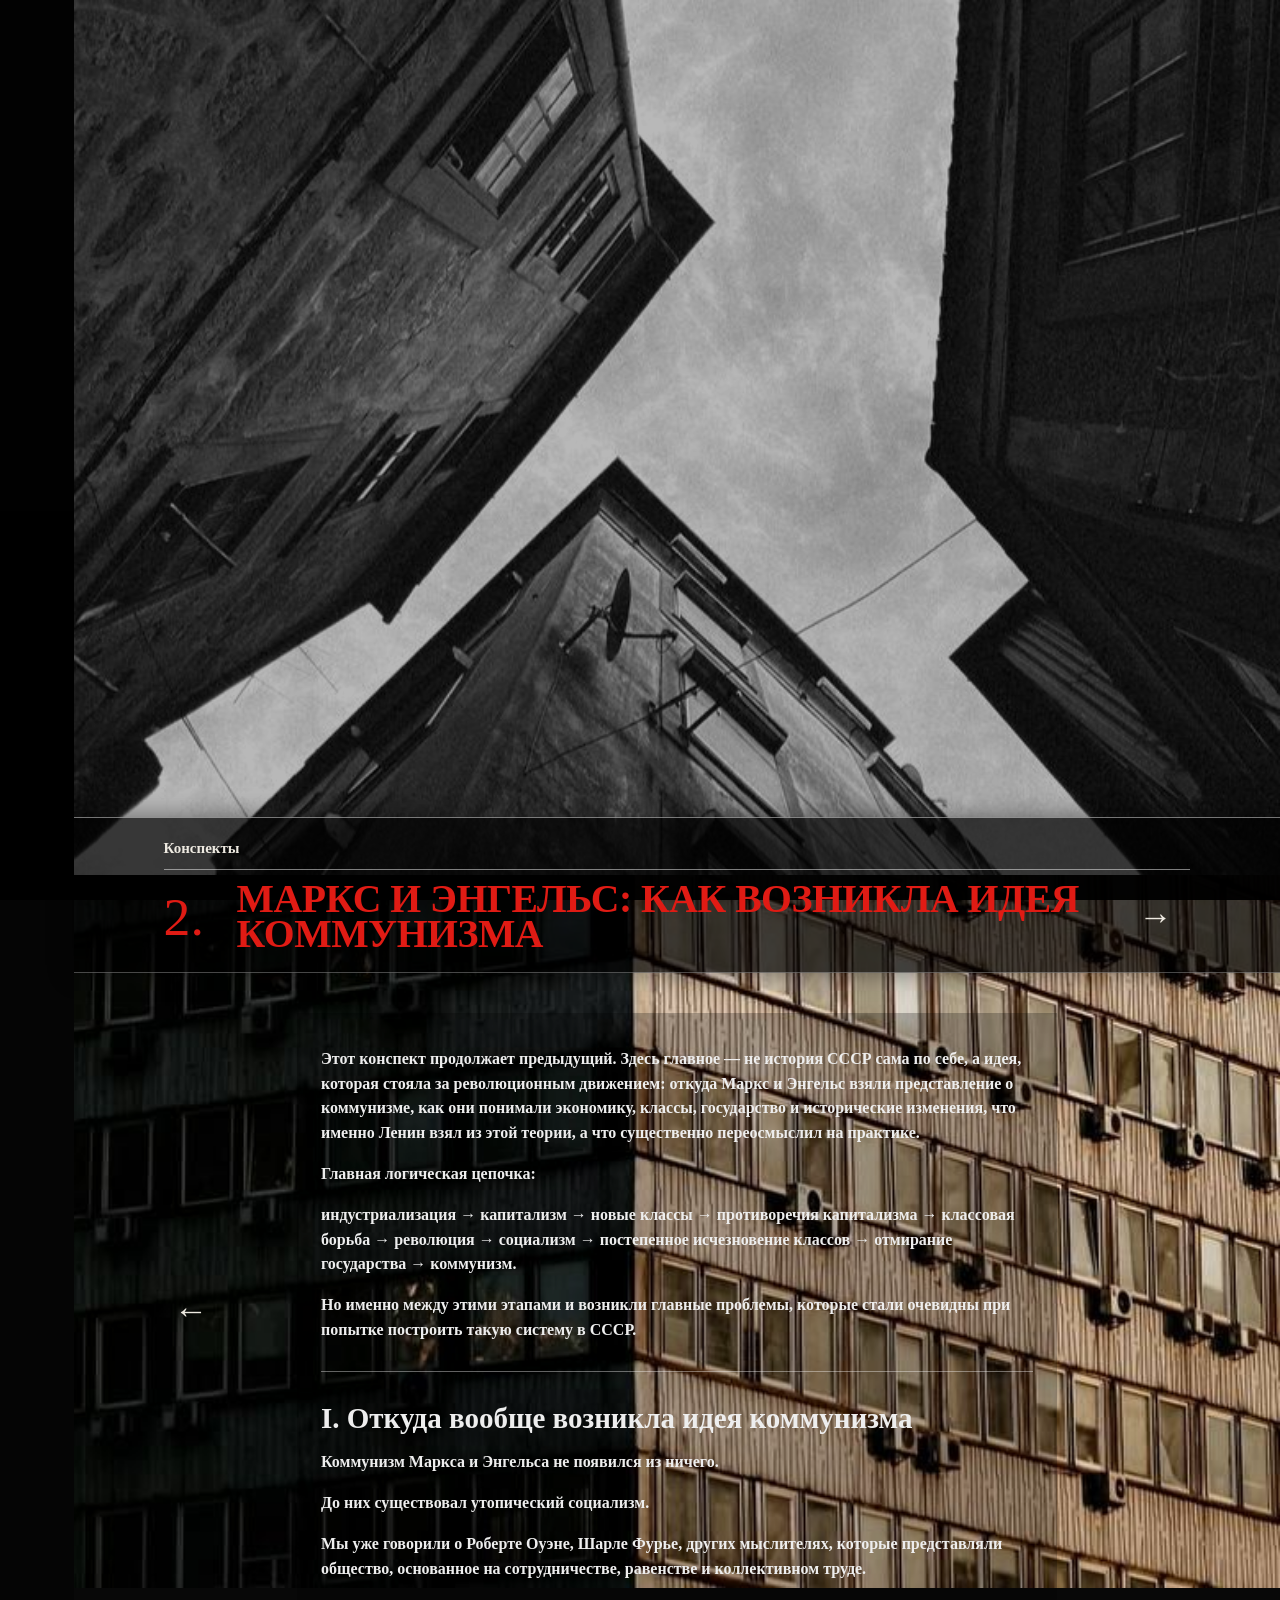
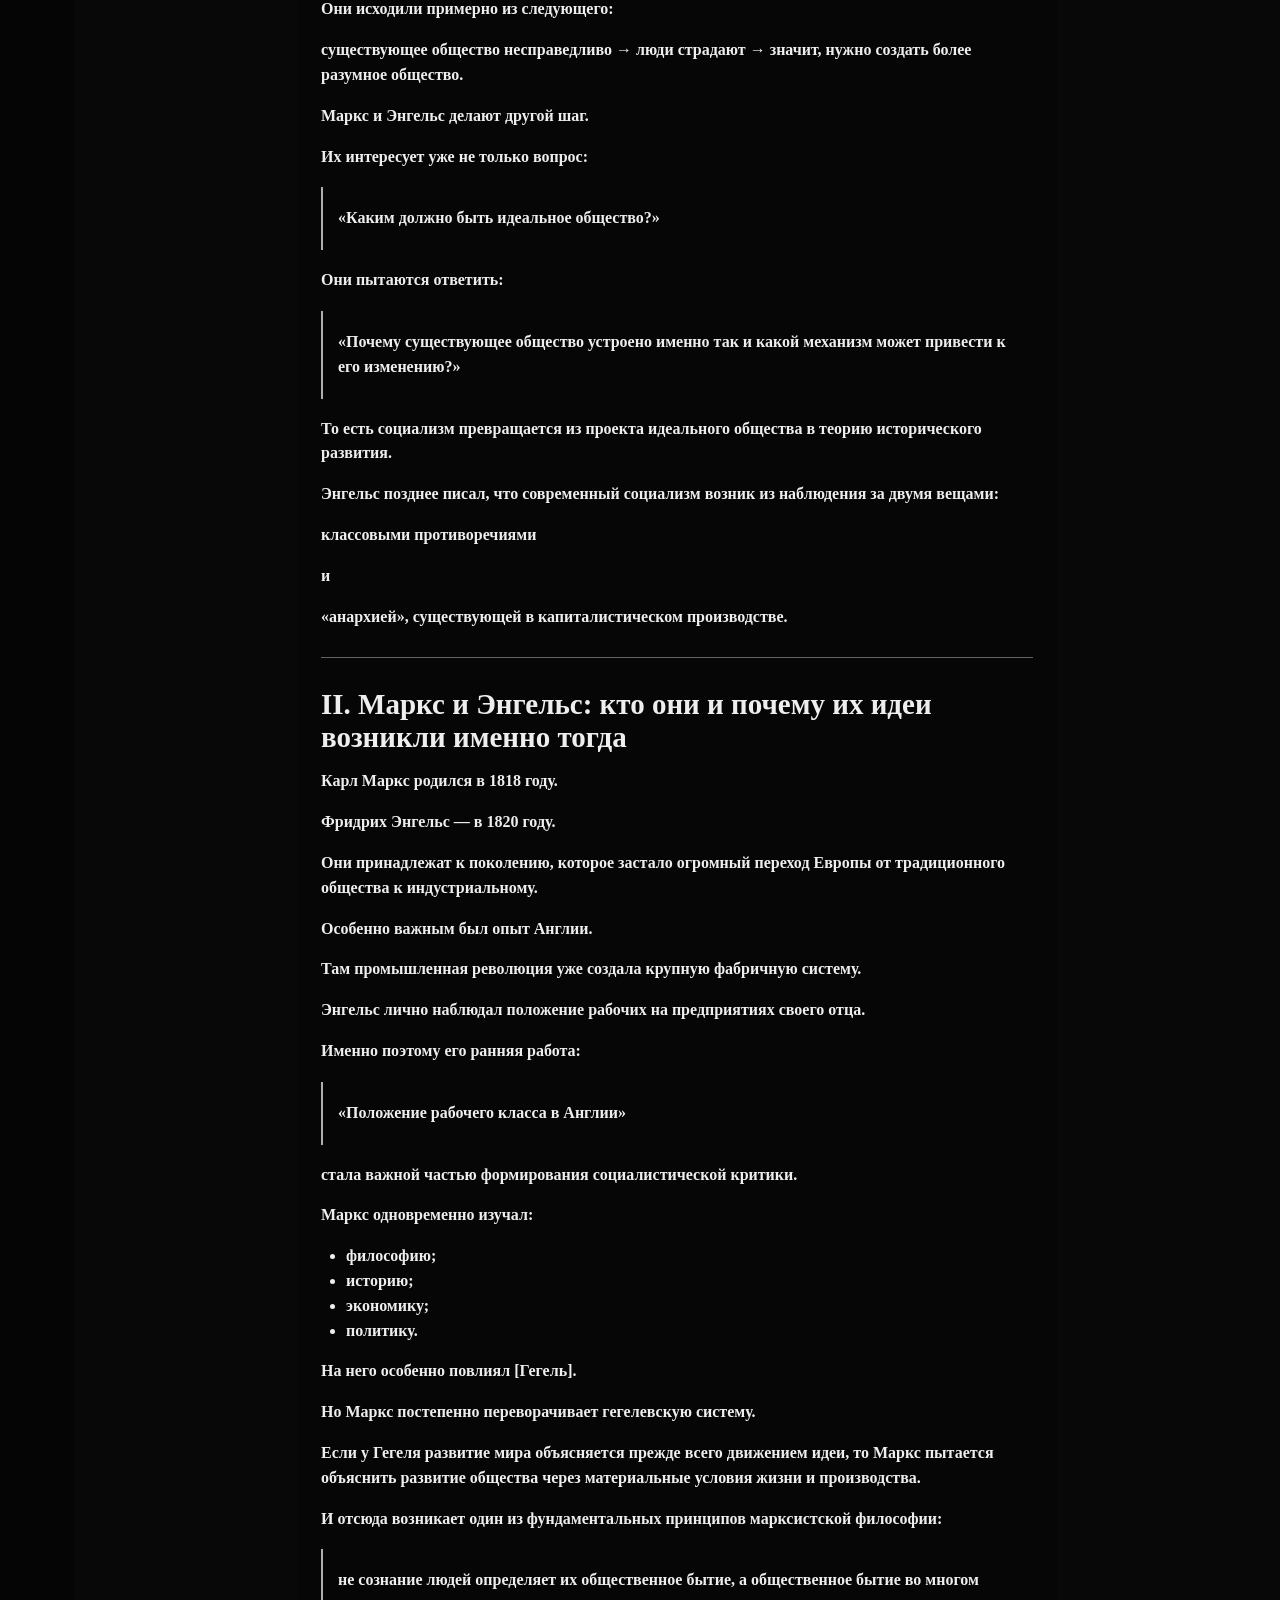
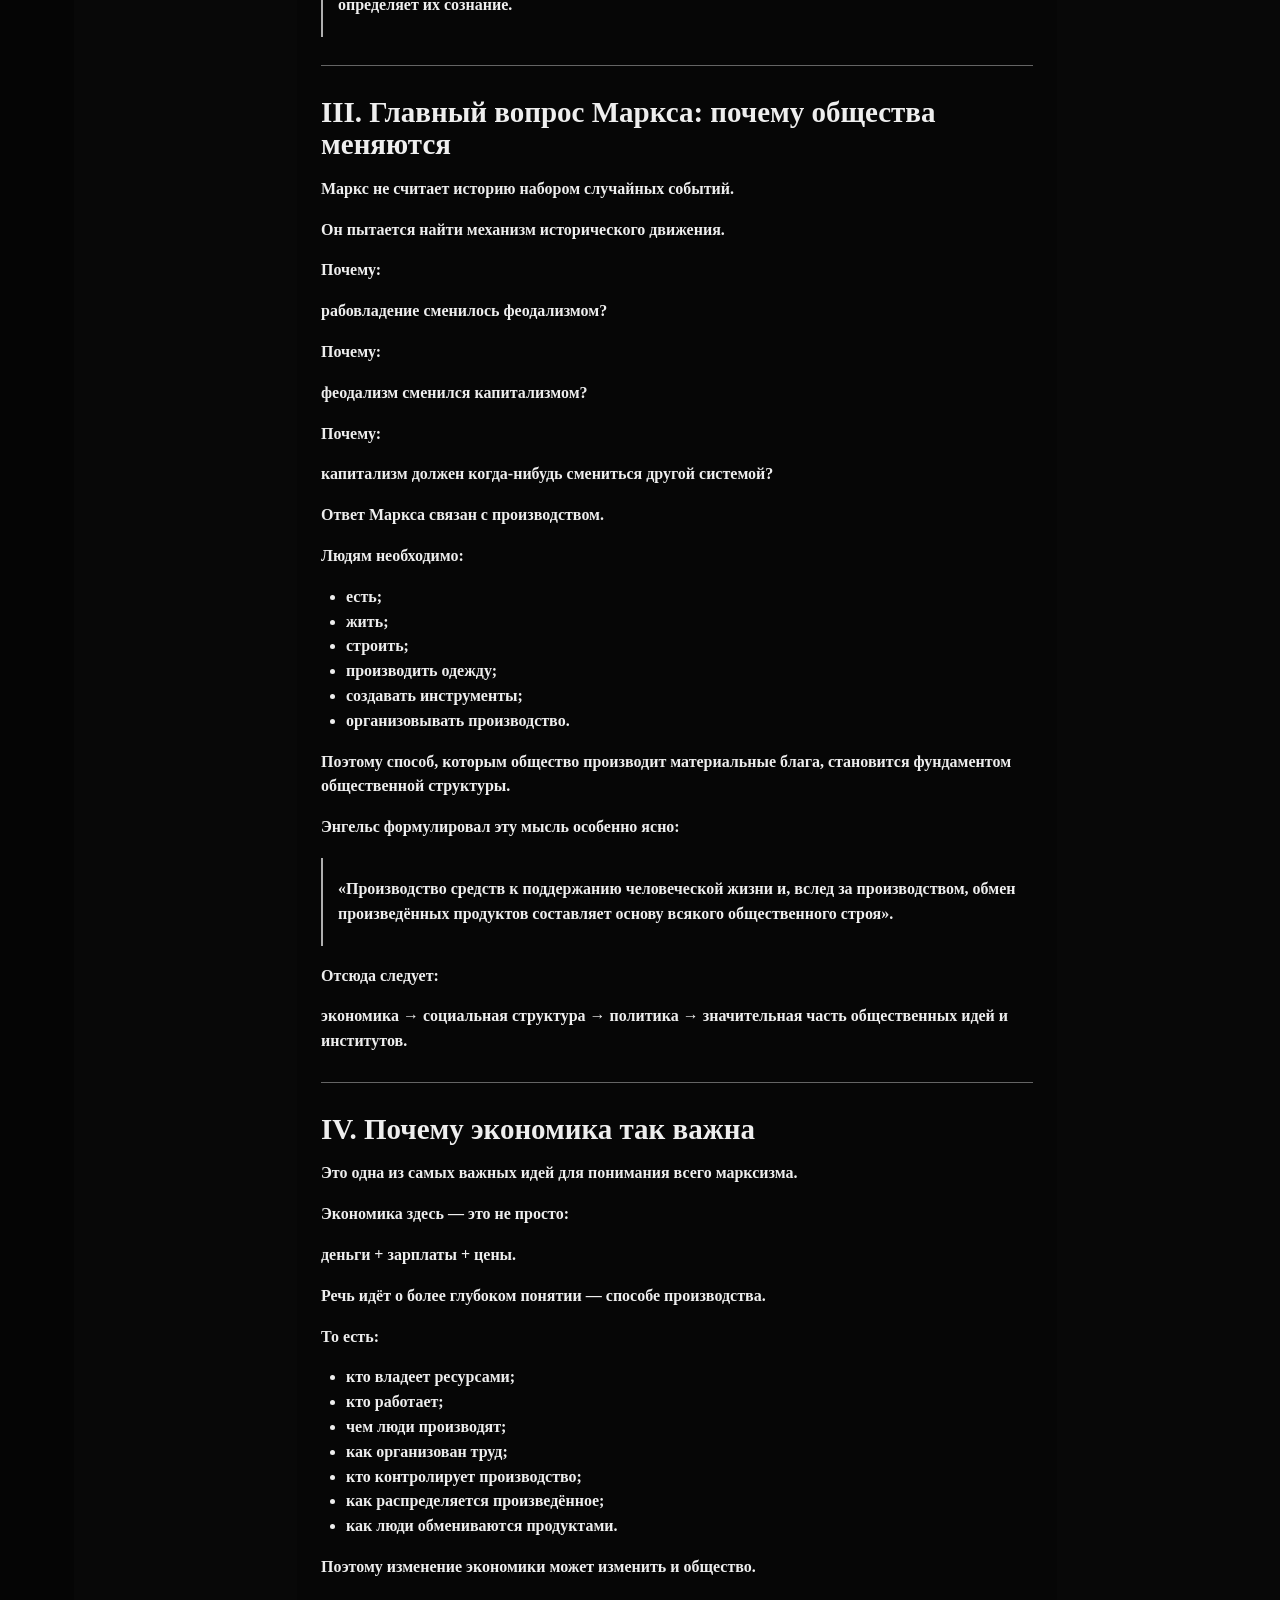
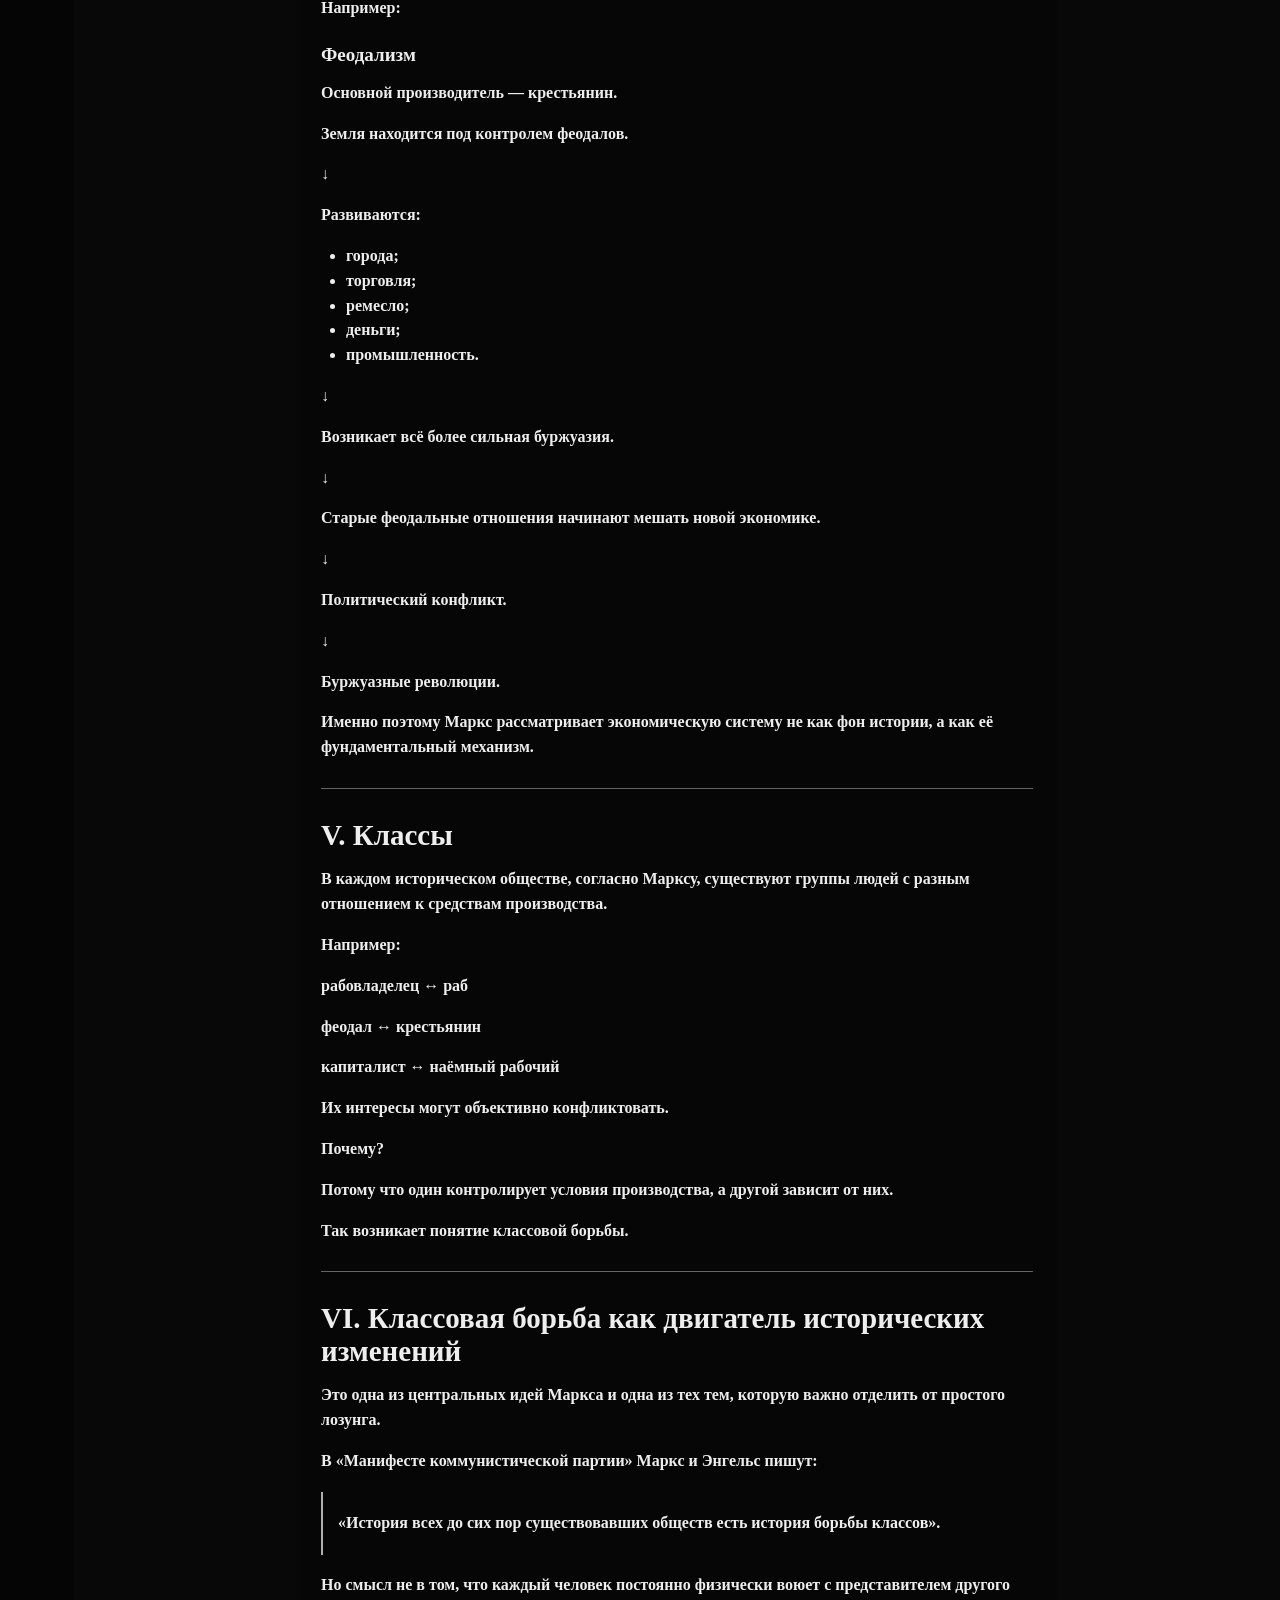
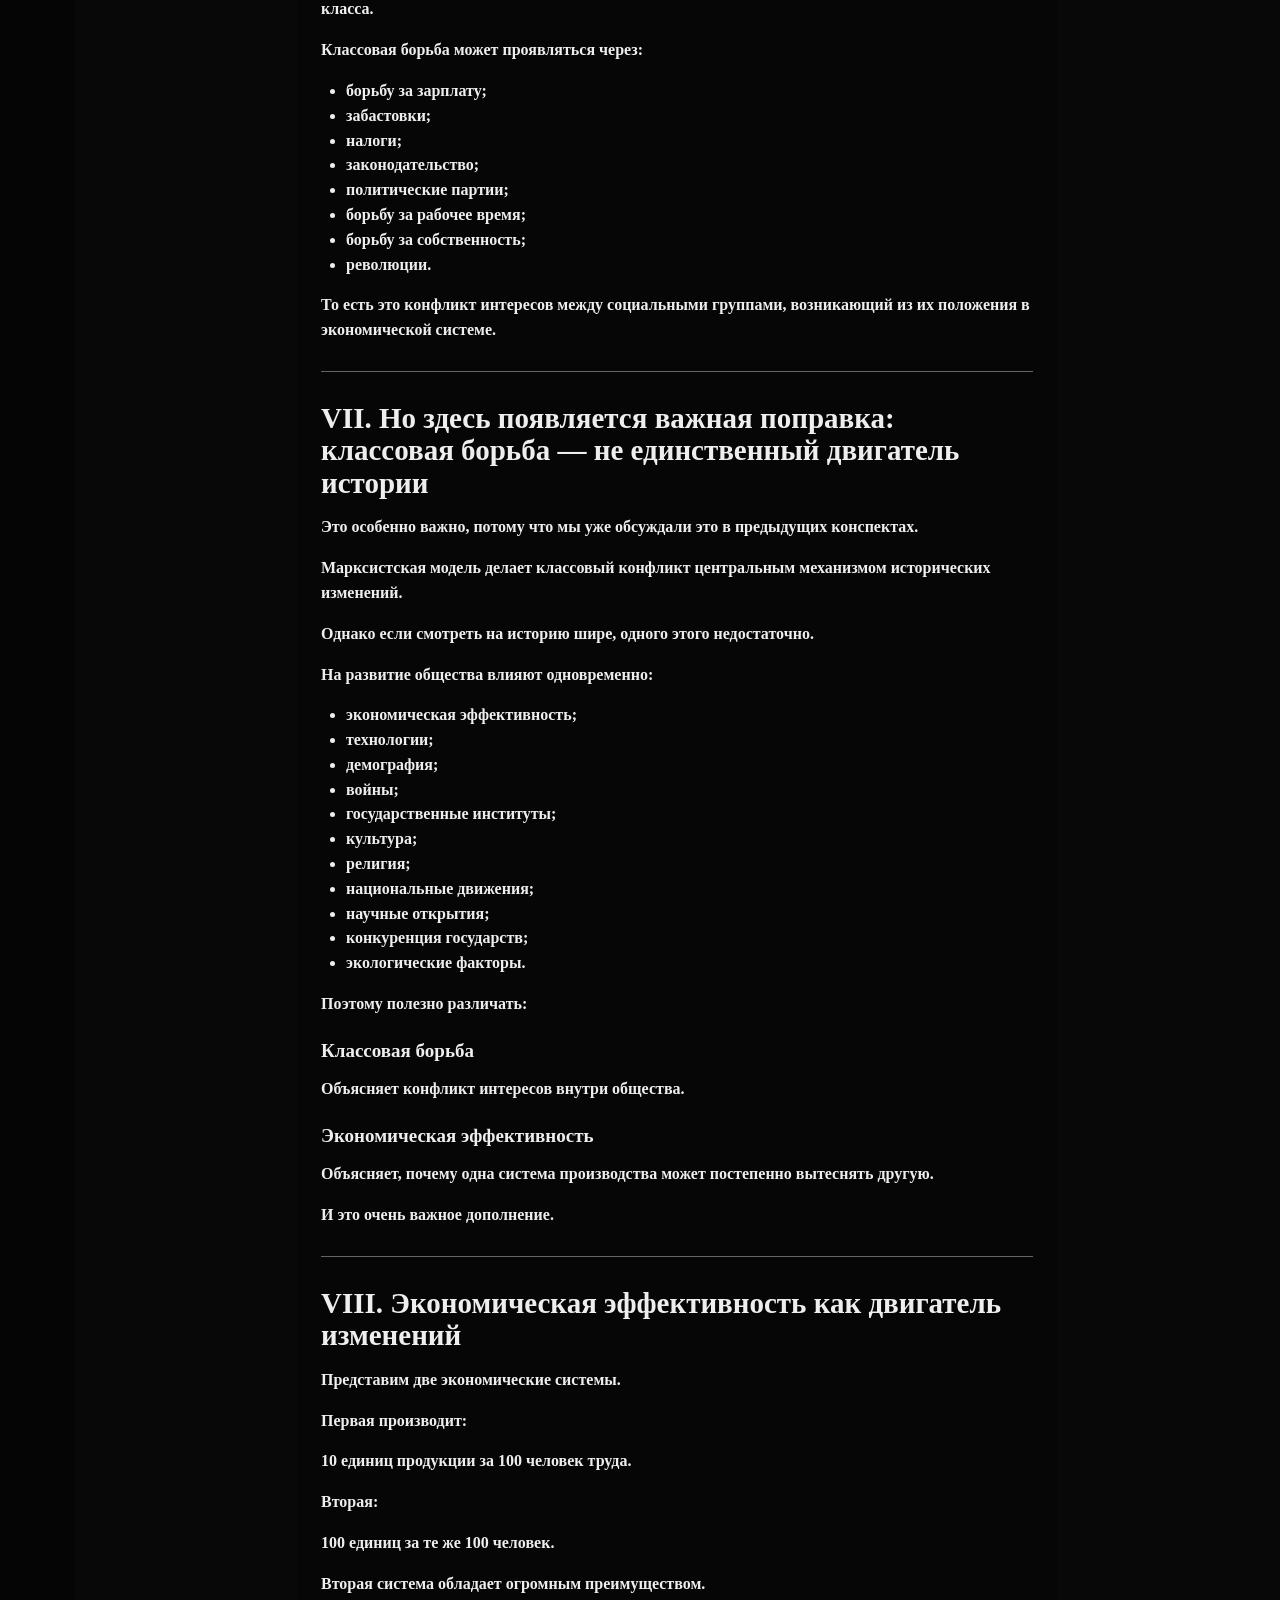
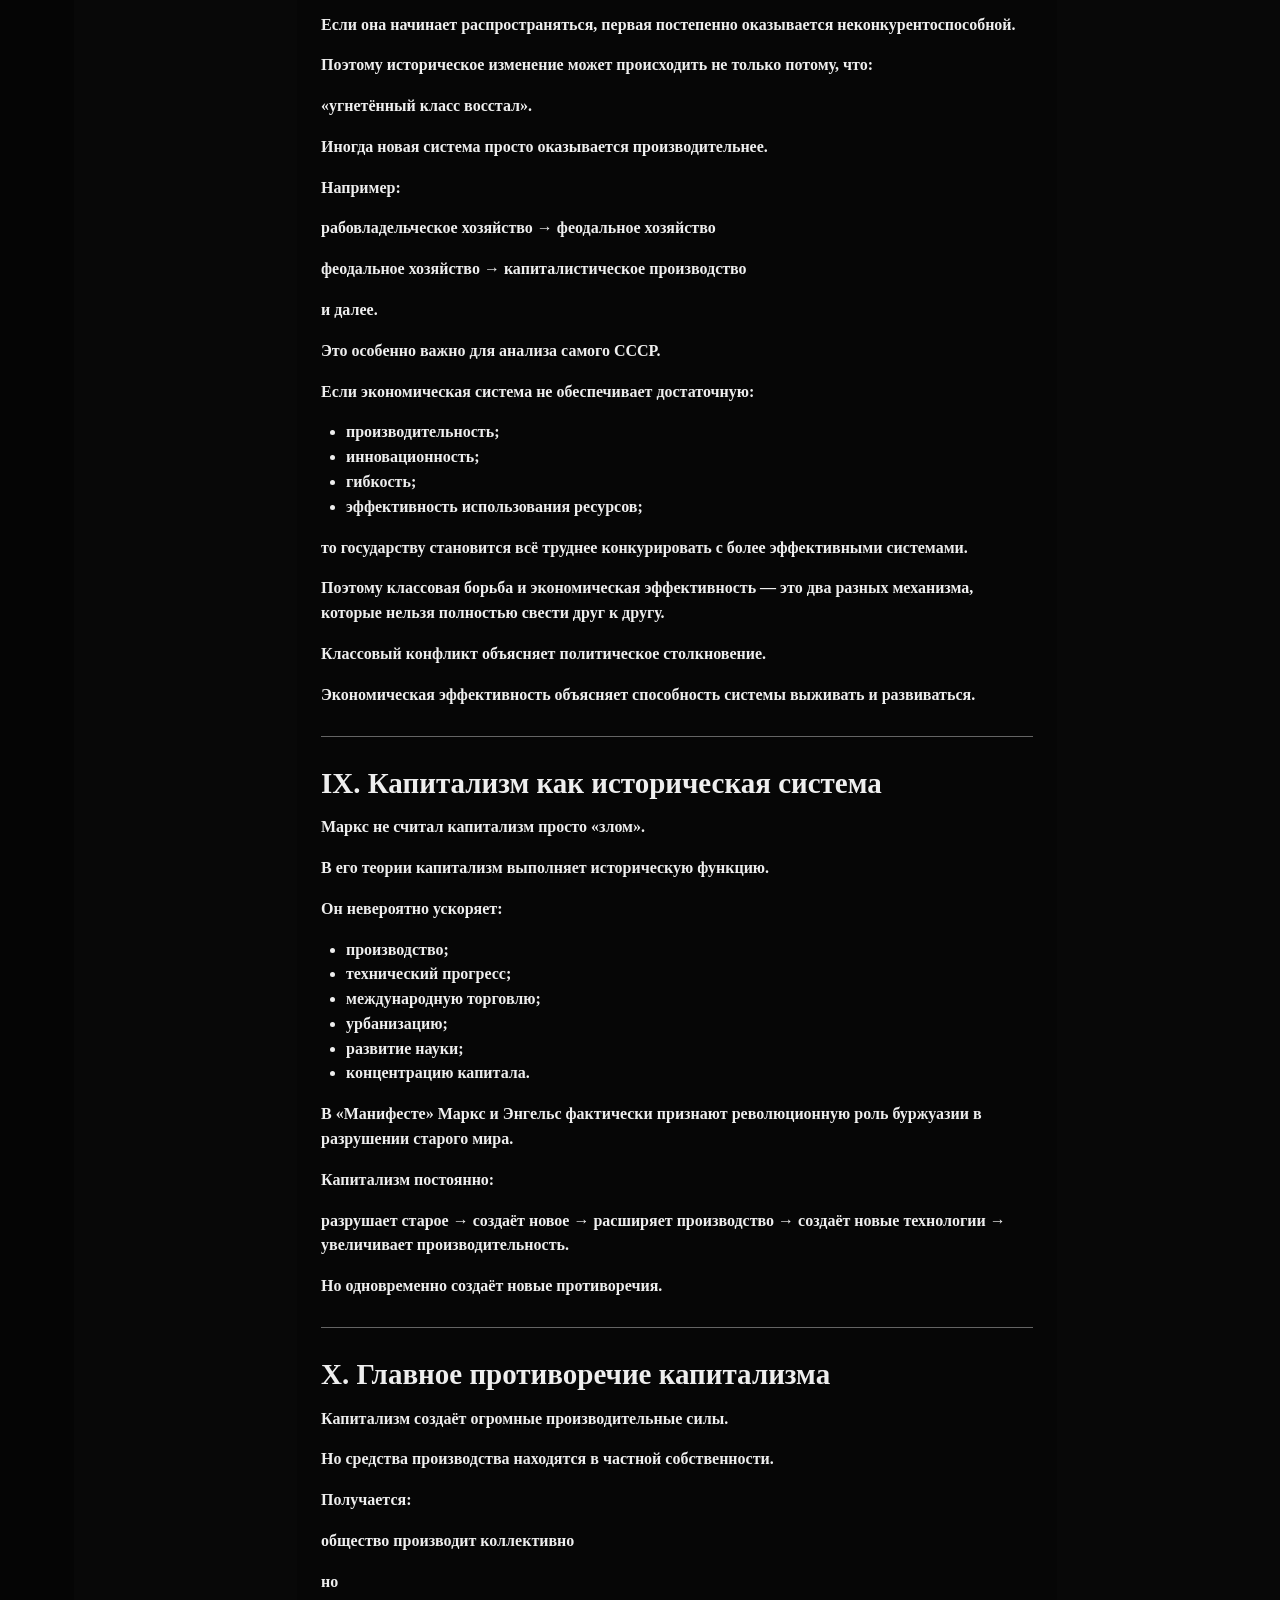
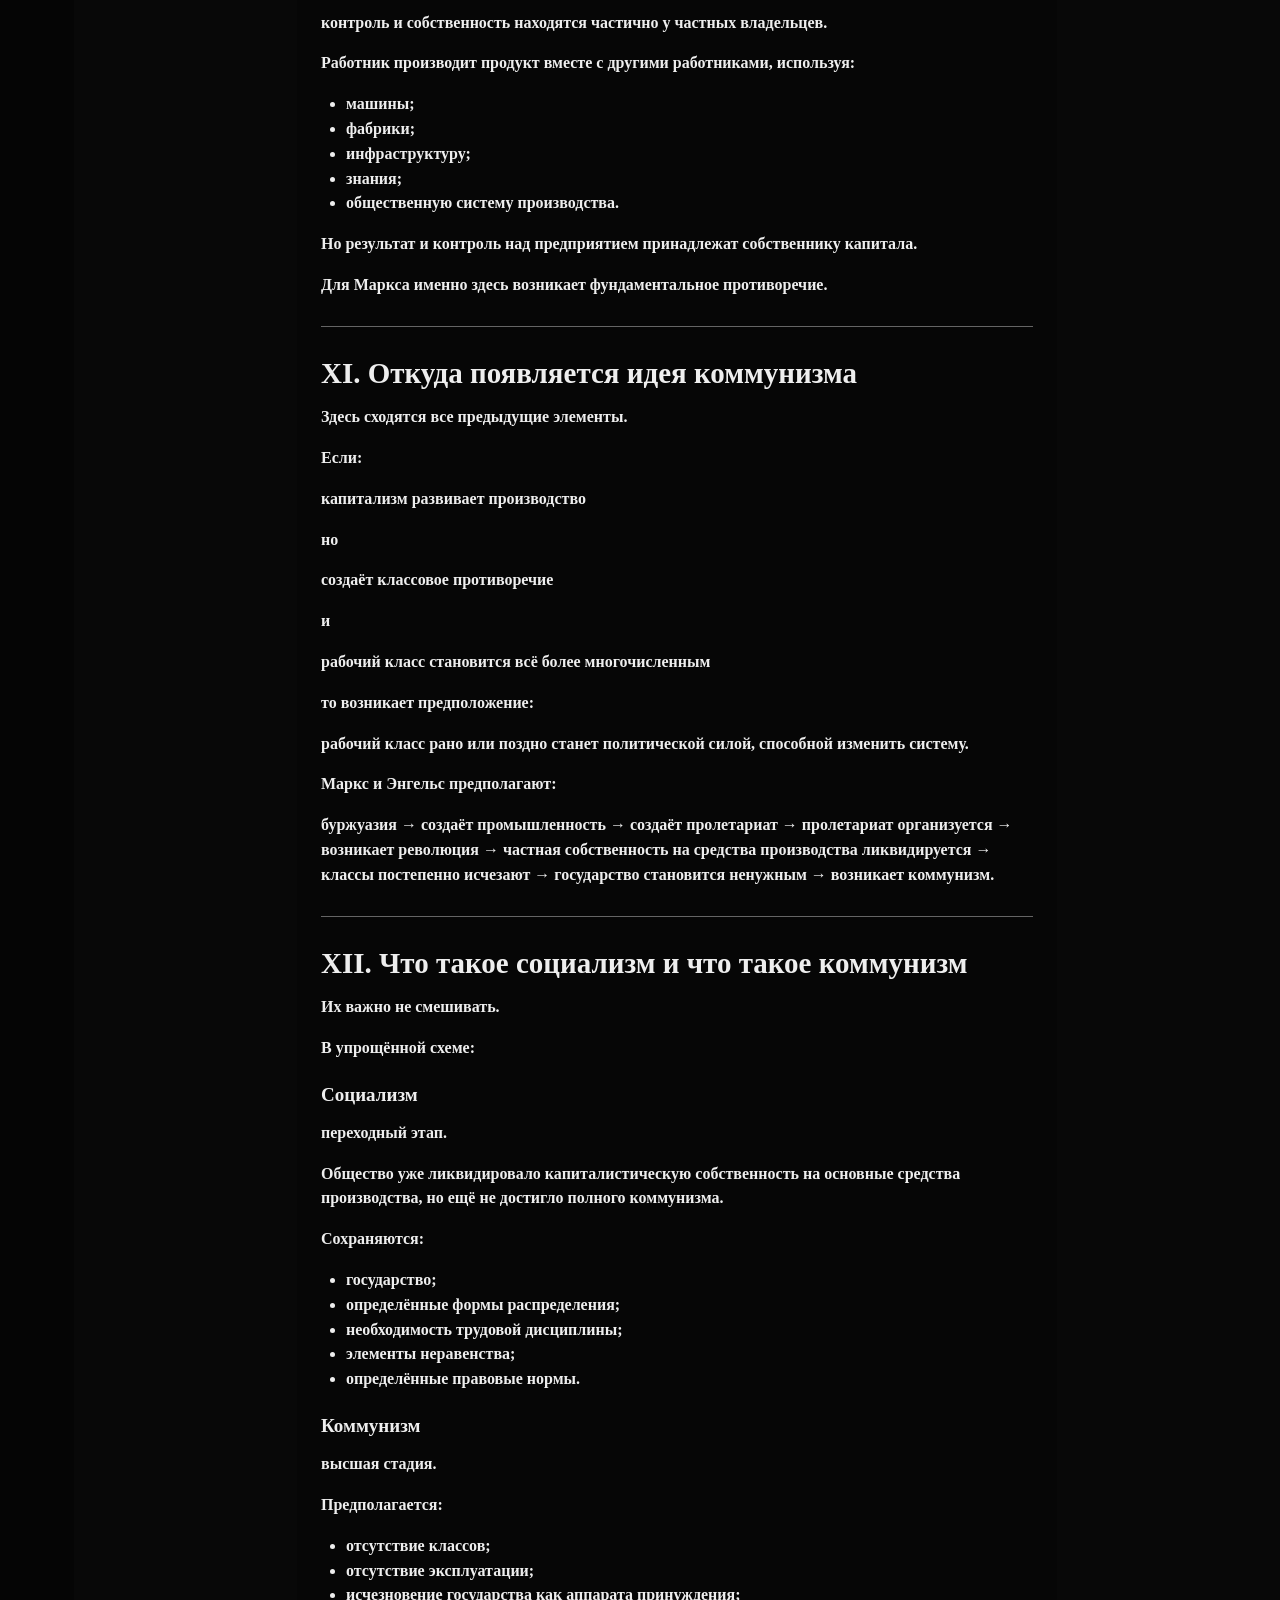
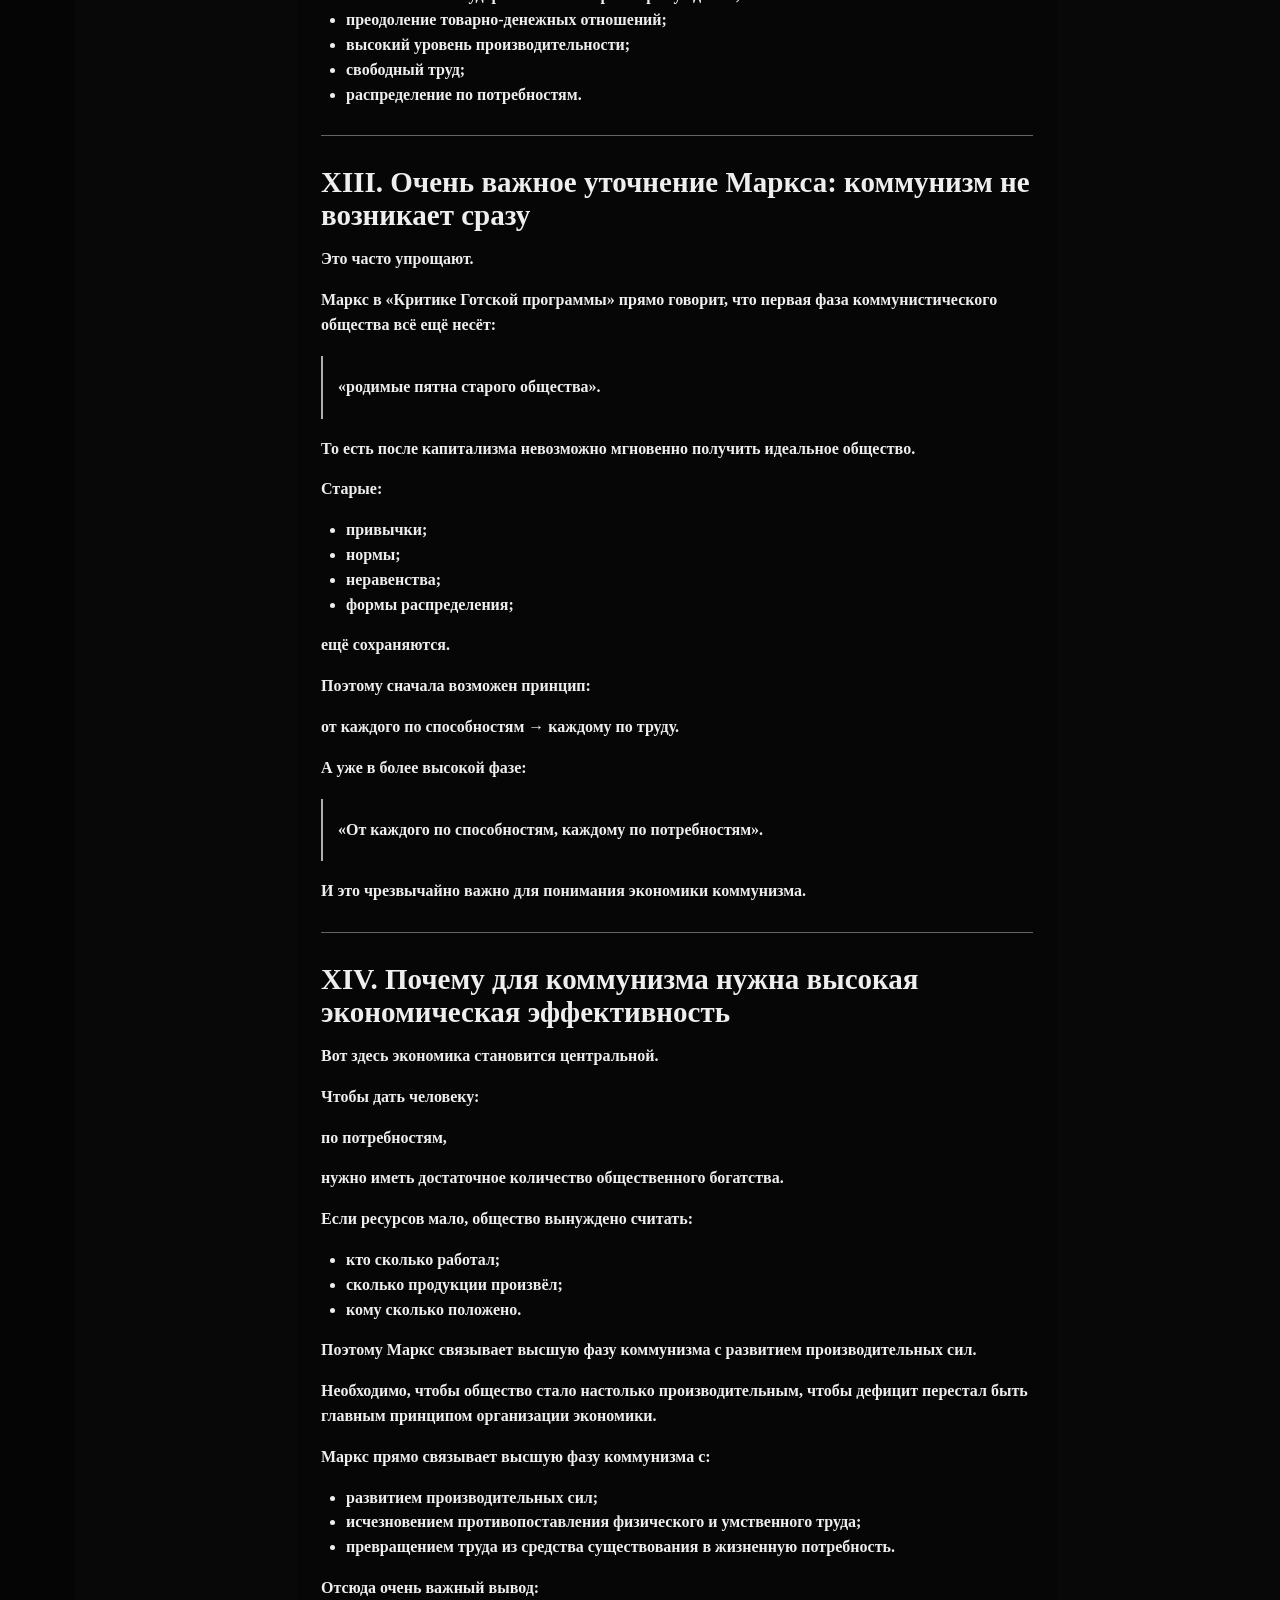
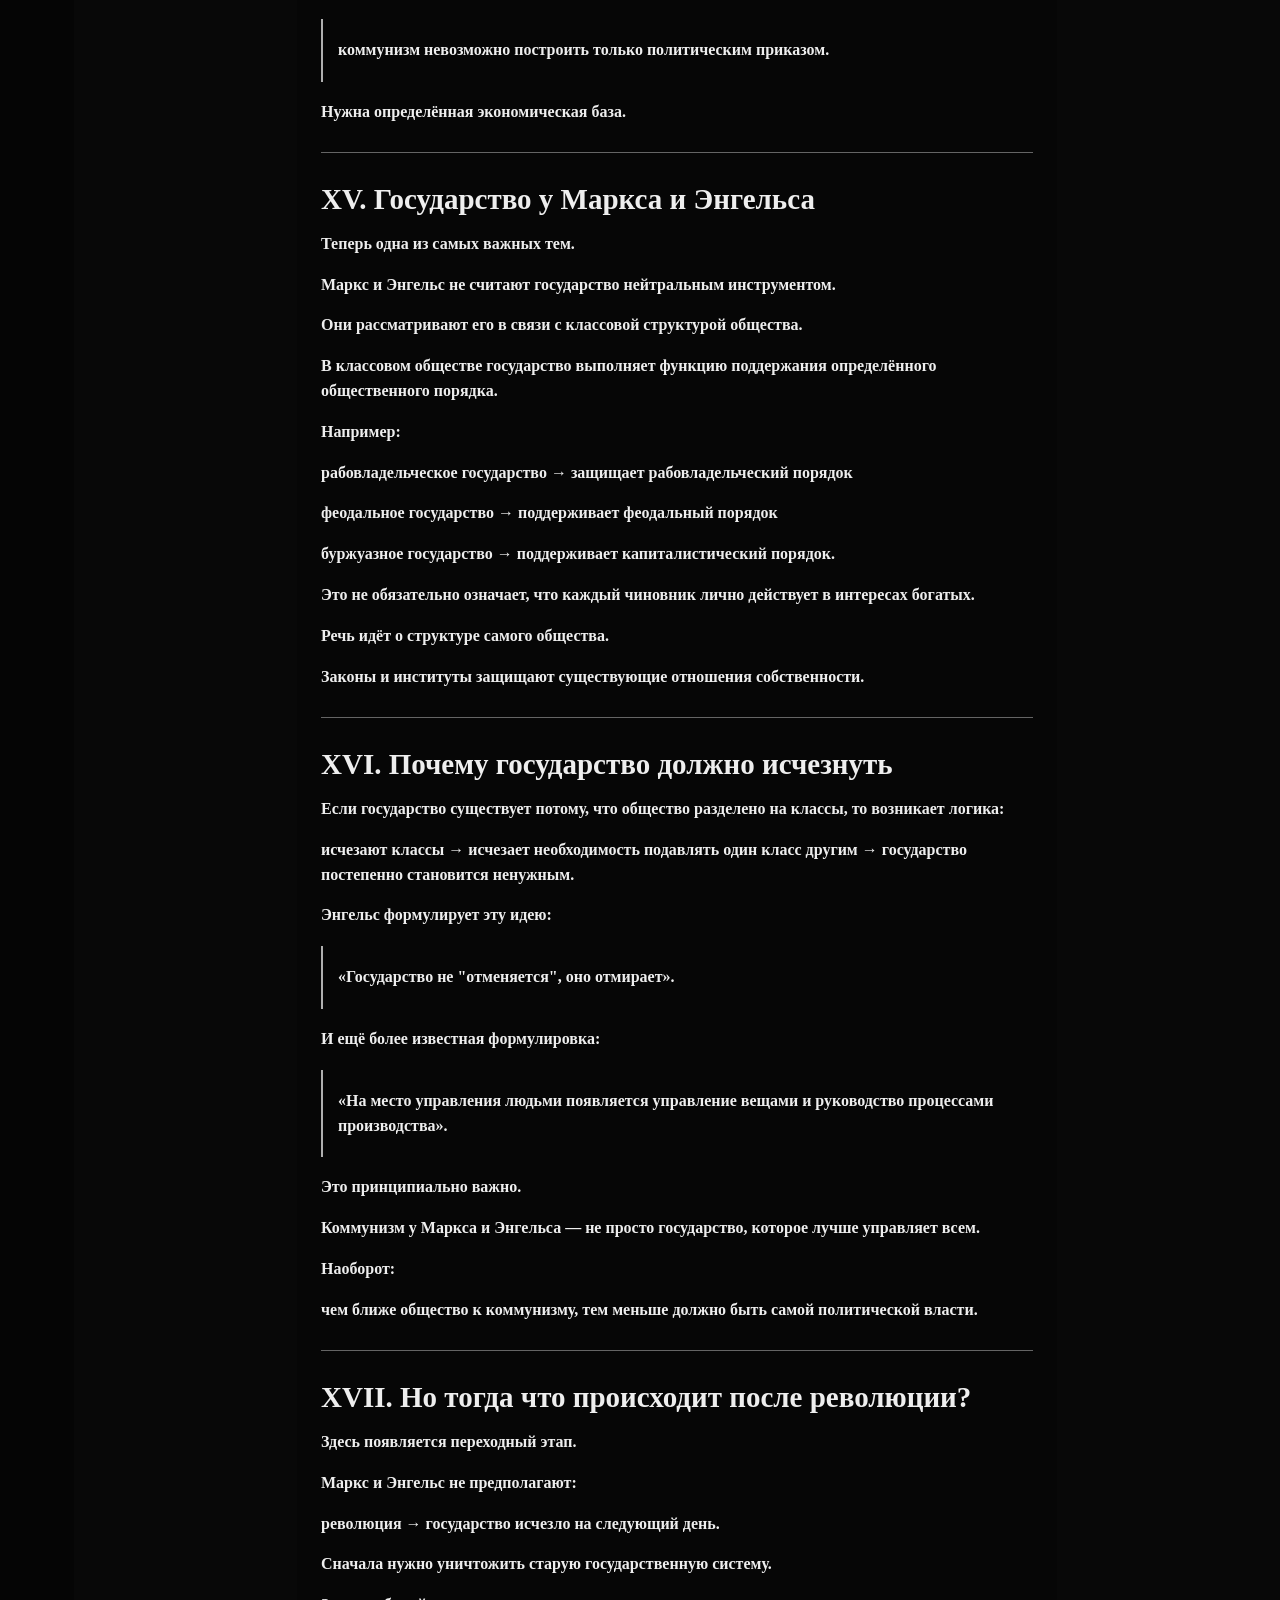
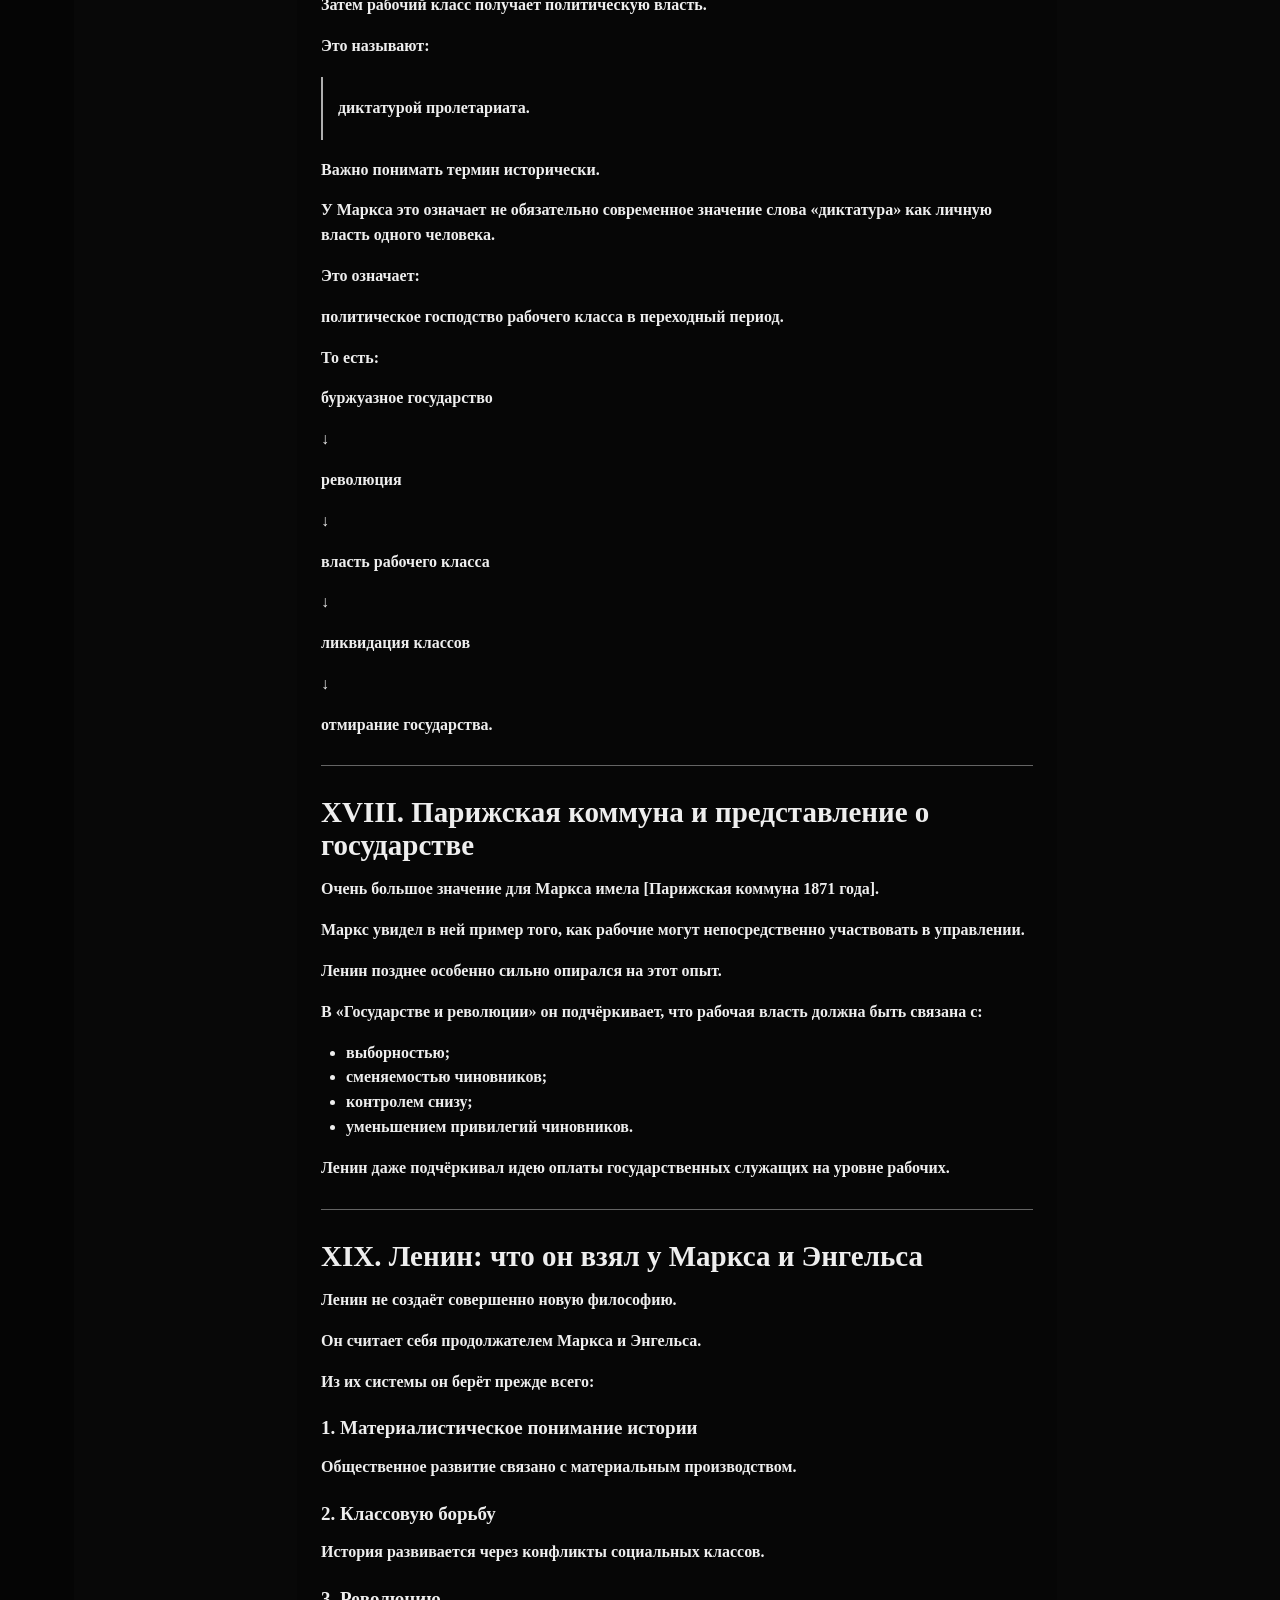
<file: note-2.html>
<!DOCTYPE html>

<html lang="ru">
<head>
<meta charset="utf-8"/>
<meta content="width=device-width, initial-scale=1" name="viewport"/>
<title>Маркс и Энгельс: как возникла идея коммунизма</title>
<link href="style.css" rel="stylesheet"/>
</head>
<body>
<div class="site-shell">
<aside class="sidebar">
<div class="brand-mark">★</div>
<div class="brand">ИСТОРИЯ<br/>ИДЕИ<br/>ОБЩЕСТВО</div>
<nav>
<a href="index.html">ГЛАВНАЯ</a>
<a href="notes.html">ВСЕ ЗАМЕТКИ</a>
</nav>
<div class="sidebar-bottom">ЗНАНИЕ —<br/>НАШЕ ОРУЖИЕ</div>
</aside>
<main class="note-page" style="--note-bg: url('654147914661196883.jpg');">
<header class="note-hero">
<img alt="" src="note-2.jpg"/>
<div class="hero-overlay"></div>
<div class="hero-title">
<span>КОНСПЕКТ №02</span>
<h1>Маркс и Энгельс: как возникла идея коммунизма</h1>
</div>
</header>
<div class="feed-note-head">
  <div class="feed-kicker">Конспекты</div>
  <div class="feed-rule"></div>
  <div class="feed-row">
    <span class="feed-number">2.</span>
    <span class="feed-title">МАРКС И ЭНГЕЛЬС: КАК ВОЗНИКЛА ИДЕЯ КОММУНИЗМА</span>
    <a class="feed-arrow" href="note-3.html" aria-label="Следующий конспект">→</a>
  </div>
</div>
<a class="feed-back" href="notes.html">←</a>
<article class="content">
<p>Этот конспект продолжает предыдущий. Здесь главное — <strong>не история СССР сама по себе, а идея</strong>, которая стояла за революционным движением: откуда Маркс и Энгельс взяли представление о коммунизме, как они понимали экономику, классы, государство и исторические изменения, что именно Ленин взял из этой теории, а что существенно переосмыслил на практике.</p>
<p>Главная логическая цепочка:</p>
<p><strong>индустриализация → капитализм → новые классы → противоречия капитализма → классовая борьба → революция → социализм → постепенное исчезновение классов → отмирание государства → коммунизм.</strong></p>
<p>Но именно между этими этапами и возникли главные проблемы, которые стали очевидны при попытке построить такую систему в СССР.</p>
<hr/>
<h1>I. Откуда вообще возникла идея коммунизма</h1>
<p>Коммунизм Маркса и Энгельса не появился из ничего.</p>
<p>До них существовал <strong>утопический социализм</strong>.</p>
<p>Мы уже говорили о <strong>Роберте Оуэне</strong>, <strong>Шарле Фурье</strong>, других мыслителях, которые представляли общество, основанное на сотрудничестве, равенстве и коллективном труде.</p>
<p>Они исходили примерно из следующего:</p>
<p><strong>существующее общество несправедливо → люди страдают → значит, нужно создать более разумное общество.</strong></p>
<p>Маркс и Энгельс делают другой шаг.</p>
<p>Их интересует уже не только вопрос:</p>
<blockquote>
<p><strong>«Каким должно быть идеальное общество?»</strong></p>
</blockquote>
<p>Они пытаются ответить:</p>
<blockquote>
<p><strong>«Почему существующее общество устроено именно так и какой механизм может привести к его изменению?»</strong></p>
</blockquote>
<p>То есть социализм превращается из проекта идеального общества в <strong>теорию исторического развития</strong>.</p>
<p>Энгельс позднее писал, что современный социализм возник из наблюдения за двумя вещами:</p>
<p><strong>классовыми противоречиями</strong></p>
<p>и</p>
<p><strong>«анархией», существующей в капиталистическом производстве.</strong></p>
<hr/>
<h1>II. Маркс и Энгельс: кто они и почему их идеи возникли именно тогда</h1>
<p><strong>Карл Маркс родился в 1818 году.</strong></p>
<p><strong>Фридрих Энгельс — в 1820 году.</strong></p>
<p>Они принадлежат к поколению, которое застало огромный переход Европы от традиционного общества к индустриальному.</p>
<p>Особенно важным был опыт Англии.</p>
<p>Там промышленная революция уже создала крупную фабричную систему.</p>
<p>Энгельс лично наблюдал положение рабочих на предприятиях своего отца.</p>
<p>Именно поэтому его ранняя работа:</p>
<blockquote>
<p><strong>«Положение рабочего класса в Англии»</strong></p>
</blockquote>
<p>стала важной частью формирования социалистической критики.</p>
<p>Маркс одновременно изучал:</p>
<ul>
<li>философию;</li>
<li>историю;</li>
<li>экономику;</li>
<li>политику.</li>
</ul>
<p>На него особенно повлиял <strong><a href="#notes">[Гегель]</a></strong>.</p>
<p>Но Маркс постепенно переворачивает гегелевскую систему.</p>
<p>Если у Гегеля развитие мира объясняется прежде всего движением идеи, то Маркс пытается объяснить развитие общества через <strong>материальные условия жизни и производства</strong>.</p>
<p>И отсюда возникает один из фундаментальных принципов марксистской философии:</p>
<blockquote>
<p><strong>не сознание людей определяет их общественное бытие, а общественное бытие во многом определяет их сознание.</strong></p>
</blockquote>
<hr/>
<h1>III. Главный вопрос Маркса: почему общества меняются</h1>
<p>Маркс не считает историю набором случайных событий.</p>
<p>Он пытается найти <strong>механизм исторического движения</strong>.</p>
<p>Почему:</p>
<p><strong>рабовладение сменилось феодализмом?</strong></p>
<p>Почему:</p>
<p><strong>феодализм сменился капитализмом?</strong></p>
<p>Почему:</p>
<p><strong>капитализм должен когда-нибудь смениться другой системой?</strong></p>
<p>Ответ Маркса связан с производством.</p>
<p>Людям необходимо:</p>
<ul>
<li>есть;</li>
<li>жить;</li>
<li>строить;</li>
<li>производить одежду;</li>
<li>создавать инструменты;</li>
<li>организовывать производство.</li>
</ul>
<p>Поэтому способ, которым общество производит материальные блага, становится фундаментом общественной структуры.</p>
<p>Энгельс формулировал эту мысль особенно ясно:</p>
<blockquote>
<p><strong>«Производство средств к поддержанию человеческой жизни и, вслед за производством, обмен произведённых продуктов составляет основу всякого общественного строя».</strong></p>
</blockquote>
<p>Отсюда следует:</p>
<p><strong>экономика → социальная структура → политика → значительная часть общественных идей и институтов.</strong></p>
<hr/>
<h1>IV. Почему экономика так важна</h1>
<p>Это одна из самых важных идей для понимания всего марксизма.</p>
<p>Экономика здесь — это не просто:</p>
<p><strong>деньги + зарплаты + цены.</strong></p>
<p>Речь идёт о более глубоком понятии — <strong>способе производства</strong>.</p>
<p>То есть:</p>
<ul>
<li>кто владеет ресурсами;</li>
<li>кто работает;</li>
<li>чем люди производят;</li>
<li>как организован труд;</li>
<li>кто контролирует производство;</li>
<li>как распределяется произведённое;</li>
<li>как люди обмениваются продуктами.</li>
</ul>
<p>Поэтому изменение экономики может изменить и общество.</p>
<p>Например:</p>
<h3>Феодализм</h3>
<p>Основной производитель — крестьянин.</p>
<p>Земля находится под контролем феодалов.</p>
<p>↓</p>
<p>Развиваются:</p>
<ul>
<li>города;</li>
<li>торговля;</li>
<li>ремесло;</li>
<li>деньги;</li>
<li>промышленность.</li>
</ul>
<p>↓</p>
<p>Возникает всё более сильная буржуазия.</p>
<p>↓</p>
<p>Старые феодальные отношения начинают мешать новой экономике.</p>
<p>↓</p>
<p>Политический конфликт.</p>
<p>↓</p>
<p><strong>Буржуазные революции.</strong></p>
<p>Именно поэтому Маркс рассматривает экономическую систему не как фон истории, а как <strong>её фундаментальный механизм</strong>.</p>
<hr/>
<h1>V. Классы</h1>
<p>В каждом историческом обществе, согласно Марксу, существуют группы людей с разным отношением к средствам производства.</p>
<p>Например:</p>
<p><strong>рабовладелец ↔ раб</strong></p>
<p><strong>феодал ↔ крестьянин</strong></p>
<p><strong>капиталист ↔ наёмный рабочий</strong></p>
<p>Их интересы могут объективно конфликтовать.</p>
<p>Почему?</p>
<p>Потому что один контролирует условия производства, а другой зависит от них.</p>
<p>Так возникает понятие <strong>классовой борьбы</strong>.</p>
<hr/>
<h1>VI. Классовая борьба как двигатель исторических изменений</h1>
<p>Это одна из центральных идей Маркса и одна из тех тем, которую важно отделить от простого лозунга.</p>
<p>В <strong>«Манифесте коммунистической партии»</strong> Маркс и Энгельс пишут:</p>
<blockquote>
<p><strong>«История всех до сих пор существовавших обществ есть история борьбы классов».</strong></p>
</blockquote>
<p>Но смысл не в том, что каждый человек постоянно физически воюет с представителем другого класса.</p>
<p>Классовая борьба может проявляться через:</p>
<ul>
<li>борьбу за зарплату;</li>
<li>забастовки;</li>
<li>налоги;</li>
<li>законодательство;</li>
<li>политические партии;</li>
<li>борьбу за рабочее время;</li>
<li>борьбу за собственность;</li>
<li>революции.</li>
</ul>
<p>То есть это <strong>конфликт интересов между социальными группами</strong>, возникающий из их положения в экономической системе.</p>
<hr/>
<h1>VII. Но здесь появляется важная поправка: классовая борьба — не единственный двигатель истории</h1>
<p>Это особенно важно, потому что мы уже обсуждали это в предыдущих конспектах.</p>
<p>Марксистская модель делает <strong>классовый конфликт центральным механизмом исторических изменений</strong>.</p>
<p>Однако если смотреть на историю шире, одного этого недостаточно.</p>
<p>На развитие общества влияют одновременно:</p>
<ul>
<li>экономическая эффективность;</li>
<li>технологии;</li>
<li>демография;</li>
<li>войны;</li>
<li>государственные институты;</li>
<li>культура;</li>
<li>религия;</li>
<li>национальные движения;</li>
<li>научные открытия;</li>
<li>конкуренция государств;</li>
<li>экологические факторы.</li>
</ul>
<p>Поэтому полезно различать:</p>
<h3>Классовая борьба</h3>
<p>Объясняет <strong>конфликт интересов внутри общества</strong>.</p>
<h3>Экономическая эффективность</h3>
<p>Объясняет, почему одна система производства может постепенно вытеснять другую.</p>
<p>И это очень важное дополнение.</p>
<hr/>
<h1>VIII. Экономическая эффективность как двигатель изменений</h1>
<p>Представим две экономические системы.</p>
<p>Первая производит:</p>
<p><strong>10 единиц продукции за 100 человек труда.</strong></p>
<p>Вторая:</p>
<p><strong>100 единиц за те же 100 человек.</strong></p>
<p>Вторая система обладает огромным преимуществом.</p>
<p>Если она начинает распространяться, первая постепенно оказывается неконкурентоспособной.</p>
<p>Поэтому историческое изменение может происходить не только потому, что:</p>
<p><strong>«угнетённый класс восстал».</strong></p>
<p>Иногда новая система просто оказывается <strong>производительнее</strong>.</p>
<p>Например:</p>
<p><strong>рабовладельческое хозяйство → феодальное хозяйство</strong></p>
<p><strong>феодальное хозяйство → капиталистическое производство</strong></p>
<p>и далее.</p>
<p>Это особенно важно для анализа самого СССР.</p>
<p>Если экономическая система не обеспечивает достаточную:</p>
<ul>
<li>производительность;</li>
<li>инновационность;</li>
<li>гибкость;</li>
<li>эффективность использования ресурсов;</li>
</ul>
<p>то государству становится всё труднее конкурировать с более эффективными системами.</p>
<p>Поэтому <strong>классовая борьба и экономическая эффективность — это два разных механизма, которые нельзя полностью свести друг к другу.</strong></p>
<p>Классовый конфликт объясняет <strong>политическое столкновение</strong>.</p>
<p>Экономическая эффективность объясняет <strong>способность системы выживать и развиваться</strong>.</p>
<hr/>
<h1>IX. Капитализм как историческая система</h1>
<p>Маркс не считал капитализм просто «злом».</p>
<p>В его теории капитализм выполняет историческую функцию.</p>
<p>Он невероятно ускоряет:</p>
<ul>
<li>производство;</li>
<li>технический прогресс;</li>
<li>международную торговлю;</li>
<li>урбанизацию;</li>
<li>развитие науки;</li>
<li>концентрацию капитала.</li>
</ul>
<p>В <strong>«Манифесте»</strong> Маркс и Энгельс фактически признают революционную роль буржуазии в разрушении старого мира.</p>
<p>Капитализм постоянно:</p>
<p><strong>разрушает старое → создаёт новое → расширяет производство → создаёт новые технологии → увеличивает производительность.</strong></p>
<p>Но одновременно создаёт новые противоречия.</p>
<hr/>
<h1>X. Главное противоречие капитализма</h1>
<p>Капитализм создаёт огромные производительные силы.</p>
<p>Но средства производства находятся в частной собственности.</p>
<p>Получается:</p>
<p><strong>общество производит коллективно</strong></p>
<p>но</p>
<p><strong>контроль и собственность находятся частично у частных владельцев.</strong></p>
<p>Работник производит продукт вместе с другими работниками, используя:</p>
<ul>
<li>машины;</li>
<li>фабрики;</li>
<li>инфраструктуру;</li>
<li>знания;</li>
<li>общественную систему производства.</li>
</ul>
<p>Но результат и контроль над предприятием принадлежат собственнику капитала.</p>
<p>Для Маркса именно здесь возникает фундаментальное противоречие.</p>
<hr/>
<h1>XI. Откуда появляется идея коммунизма</h1>
<p>Здесь сходятся все предыдущие элементы.</p>
<p>Если:</p>
<p><strong>капитализм развивает производство</strong></p>
<p>но</p>
<p><strong>создаёт классовое противоречие</strong></p>
<p>и</p>
<p><strong>рабочий класс становится всё более многочисленным</strong></p>
<p>то возникает предположение:</p>
<p><strong>рабочий класс рано или поздно станет политической силой, способной изменить систему.</strong></p>
<p>Маркс и Энгельс предполагают:</p>
<p><strong>буржуазия → создаёт промышленность → создаёт пролетариат → пролетариат организуется → возникает революция → частная собственность на средства производства ликвидируется → классы постепенно исчезают → государство становится ненужным → возникает коммунизм.</strong></p>
<hr/>
<h1>XII. Что такое социализм и что такое коммунизм</h1>
<p>Их важно не смешивать.</p>
<p>В упрощённой схеме:</p>
<h3>Социализм</h3>
<p><strong>переходный этап.</strong></p>
<p>Общество уже ликвидировало капиталистическую собственность на основные средства производства, но ещё не достигло полного коммунизма.</p>
<p>Сохраняются:</p>
<ul>
<li>государство;</li>
<li>определённые формы распределения;</li>
<li>необходимость трудовой дисциплины;</li>
<li>элементы неравенства;</li>
<li>определённые правовые нормы.</li>
</ul>
<h3>Коммунизм</h3>
<p><strong>высшая стадия.</strong></p>
<p>Предполагается:</p>
<ul>
<li>отсутствие классов;</li>
<li>отсутствие эксплуатации;</li>
<li>исчезновение государства как аппарата принуждения;</li>
<li>преодоление товарно-денежных отношений;</li>
<li>высокий уровень производительности;</li>
<li>свободный труд;</li>
<li>распределение по потребностям.</li>
</ul>
<hr/>
<h1>XIII. Очень важное уточнение Маркса: коммунизм не возникает сразу</h1>
<p>Это часто упрощают.</p>
<p>Маркс в <strong>«Критике Готской программы»</strong> прямо говорит, что первая фаза коммунистического общества всё ещё несёт:</p>
<blockquote>
<p><strong>«родимые пятна старого общества».</strong></p>
</blockquote>
<p>То есть после капитализма невозможно мгновенно получить идеальное общество.</p>
<p>Старые:</p>
<ul>
<li>привычки;</li>
<li>нормы;</li>
<li>неравенства;</li>
<li>формы распределения;</li>
</ul>
<p>ещё сохраняются.</p>
<p>Поэтому сначала возможен принцип:</p>
<p><strong>от каждого по способностям → каждому по труду.</strong></p>
<p>А уже в более высокой фазе:</p>
<blockquote>
<p><strong>«От каждого по способностям, каждому по потребностям».</strong></p>
</blockquote>
<p>И это чрезвычайно важно для понимания экономики коммунизма.</p>
<hr/>
<h1>XIV. Почему для коммунизма нужна высокая экономическая эффективность</h1>
<p>Вот здесь экономика становится центральной.</p>
<p>Чтобы дать человеку:</p>
<p><strong>по потребностям</strong>,</p>
<p>нужно иметь достаточное количество общественного богатства.</p>
<p>Если ресурсов мало, общество вынуждено считать:</p>
<ul>
<li>кто сколько работал;</li>
<li>сколько продукции произвёл;</li>
<li>кому сколько положено.</li>
</ul>
<p>Поэтому Маркс связывает высшую фазу коммунизма с развитием <strong>производительных сил</strong>.</p>
<p>Необходимо, чтобы общество стало настолько производительным, чтобы дефицит перестал быть главным принципом организации экономики.</p>
<p>Маркс прямо связывает высшую фазу коммунизма с:</p>
<ul>
<li>развитием производительных сил;</li>
<li>исчезновением противопоставления физического и умственного труда;</li>
<li>превращением труда из средства существования в жизненную потребность.</li>
</ul>
<p>Отсюда очень важный вывод:</p>
<blockquote>
<p><strong>коммунизм невозможно построить только политическим приказом.</strong></p>
</blockquote>
<p>Нужна определённая <strong>экономическая база</strong>.</p>
<hr/>
<h1>XV. Государство у Маркса и Энгельса</h1>
<p>Теперь одна из самых важных тем.</p>
<p>Маркс и Энгельс не считают государство нейтральным инструментом.</p>
<p>Они рассматривают его в связи с классовой структурой общества.</p>
<p>В классовом обществе государство выполняет функцию поддержания определённого общественного порядка.</p>
<p>Например:</p>
<p><strong>рабовладельческое государство → защищает рабовладельческий порядок</strong></p>
<p><strong>феодальное государство → поддерживает феодальный порядок</strong></p>
<p><strong>буржуазное государство → поддерживает капиталистический порядок.</strong></p>
<p>Это не обязательно означает, что каждый чиновник лично действует в интересах богатых.</p>
<p>Речь идёт о <strong>структуре самого общества</strong>.</p>
<p>Законы и институты защищают существующие отношения собственности.</p>
<hr/>
<h1>XVI. Почему государство должно исчезнуть</h1>
<p>Если государство существует потому, что общество разделено на классы, то возникает логика:</p>
<p><strong>исчезают классы → исчезает необходимость подавлять один класс другим → государство постепенно становится ненужным.</strong></p>
<p>Энгельс формулирует эту идею:</p>
<blockquote>
<p><strong>«Государство не "отменяется", оно отмирает».</strong></p>
</blockquote>
<p>И ещё более известная формулировка:</p>
<blockquote>
<p><strong>«На место управления людьми появляется управление вещами и руководство процессами производства».</strong></p>
</blockquote>
<p>Это принципиально важно.</p>
<p>Коммунизм у Маркса и Энгельса — не просто государство, которое <strong>лучше управляет всем</strong>.</p>
<p>Наоборот:</p>
<p><strong>чем ближе общество к коммунизму, тем меньше должно быть самой политической власти.</strong></p>
<hr/>
<h1>XVII. Но тогда что происходит после революции?</h1>
<p>Здесь появляется переходный этап.</p>
<p>Маркс и Энгельс не предполагают:</p>
<p><strong>революция → государство исчезло на следующий день.</strong></p>
<p>Сначала нужно уничтожить старую государственную систему.</p>
<p>Затем рабочий класс получает политическую власть.</p>
<p>Это называют:</p>
<blockquote>
<p><strong>диктатурой пролетариата.</strong></p>
</blockquote>
<p>Важно понимать термин исторически.</p>
<p>У Маркса это означает не обязательно современное значение слова «диктатура» как личную власть одного человека.</p>
<p>Это означает:</p>
<p><strong>политическое господство рабочего класса в переходный период.</strong></p>
<p>То есть:</p>
<p><strong>буржуазное государство</strong></p>
<p>↓</p>
<p><strong>революция</strong></p>
<p>↓</p>
<p><strong>власть рабочего класса</strong></p>
<p>↓</p>
<p><strong>ликвидация классов</strong></p>
<p>↓</p>
<p><strong>отмирание государства.</strong></p>
<hr/>
<h1>XVIII. Парижская коммуна и представление о государстве</h1>
<p>Очень большое значение для Маркса имела <strong><a href="#notes">[Парижская коммуна 1871 года]</a></strong>.</p>
<p>Маркс увидел в ней пример того, как рабочие могут непосредственно участвовать в управлении.</p>
<p>Ленин позднее особенно сильно опирался на этот опыт.</p>
<p>В <strong>«Государстве и революции»</strong> он подчёркивает, что рабочая власть должна быть связана с:</p>
<ul>
<li>выборностью;</li>
<li>сменяемостью чиновников;</li>
<li>контролем снизу;</li>
<li>уменьшением привилегий чиновников.</li>
</ul>
<p>Ленин даже подчёркивал идею оплаты государственных служащих на уровне рабочих.</p>
<hr/>
<h1>XIX. Ленин: что он взял у Маркса и Энгельса</h1>
<p>Ленин не создаёт совершенно новую философию.</p>
<p>Он считает себя продолжателем Маркса и Энгельса.</p>
<p>Из их системы он берёт прежде всего:</p>
<h3>1. Материалистическое понимание истории</h3>
<p>Общественное развитие связано с материальным производством.</p>
<h3>2. Классовую борьбу</h3>
<p>История развивается через конфликты социальных классов.</p>
<h3>3. Революцию</h3>
<p>Капиталистическое государство нельзя просто постепенно использовать как нейтральный инструмент — его необходимо заменить другой формой власти.</p>
<h3>4. Диктатуру пролетариата</h3>
<p>После революции рабочий класс должен получить политическую власть.</p>
<h3>5. Общественную собственность</h3>
<p>Основные средства производства должны перейти из частного владения в общественное.</p>
<h3>6. Отмирание государства</h3>
<p>После исчезновения классов само государство должно постепенно стать ненужным.</p>
<h3>7. Высшую фазу коммунизма</h3>
<p>В перспективе:</p>
<blockquote>
<p><strong>«От каждого по способностям, каждому по потребностям».</strong></p>
</blockquote>
<hr/>
<hr/><h1>XX. Итог: что именно предлагает Маркс и Энгельс</h1><p>Маркс и Энгельс предлагают не готовый проект будущего государства, а теорию исторического развития. В центре этой теории находятся материальное производство, классовые отношения и противоречия между развитием производительных сил и существующими отношениями собственности.</p><p>Капитализм для них одновременно исторически прогрессивен и внутренне противоречив: он создаёт крупное общественное производство и высокий уровень производительности, но сохраняет классовое разделение и частное присвоение.</p><p>Коммунизм в этой логике — не просто равенство доходов и не просто государственная собственность. Это предполагаемое общество без классовой эксплуатации, с общественным контролем над производством, свободным трудом, высоким развитием производительных сил и постепенным отмиранием государства.</p></article>
<footer>ИСТОРИЯ. ИДЕИ. ОБЩЕСТВО.</footer>
</main>
</div>
</body>
</html>
</file>
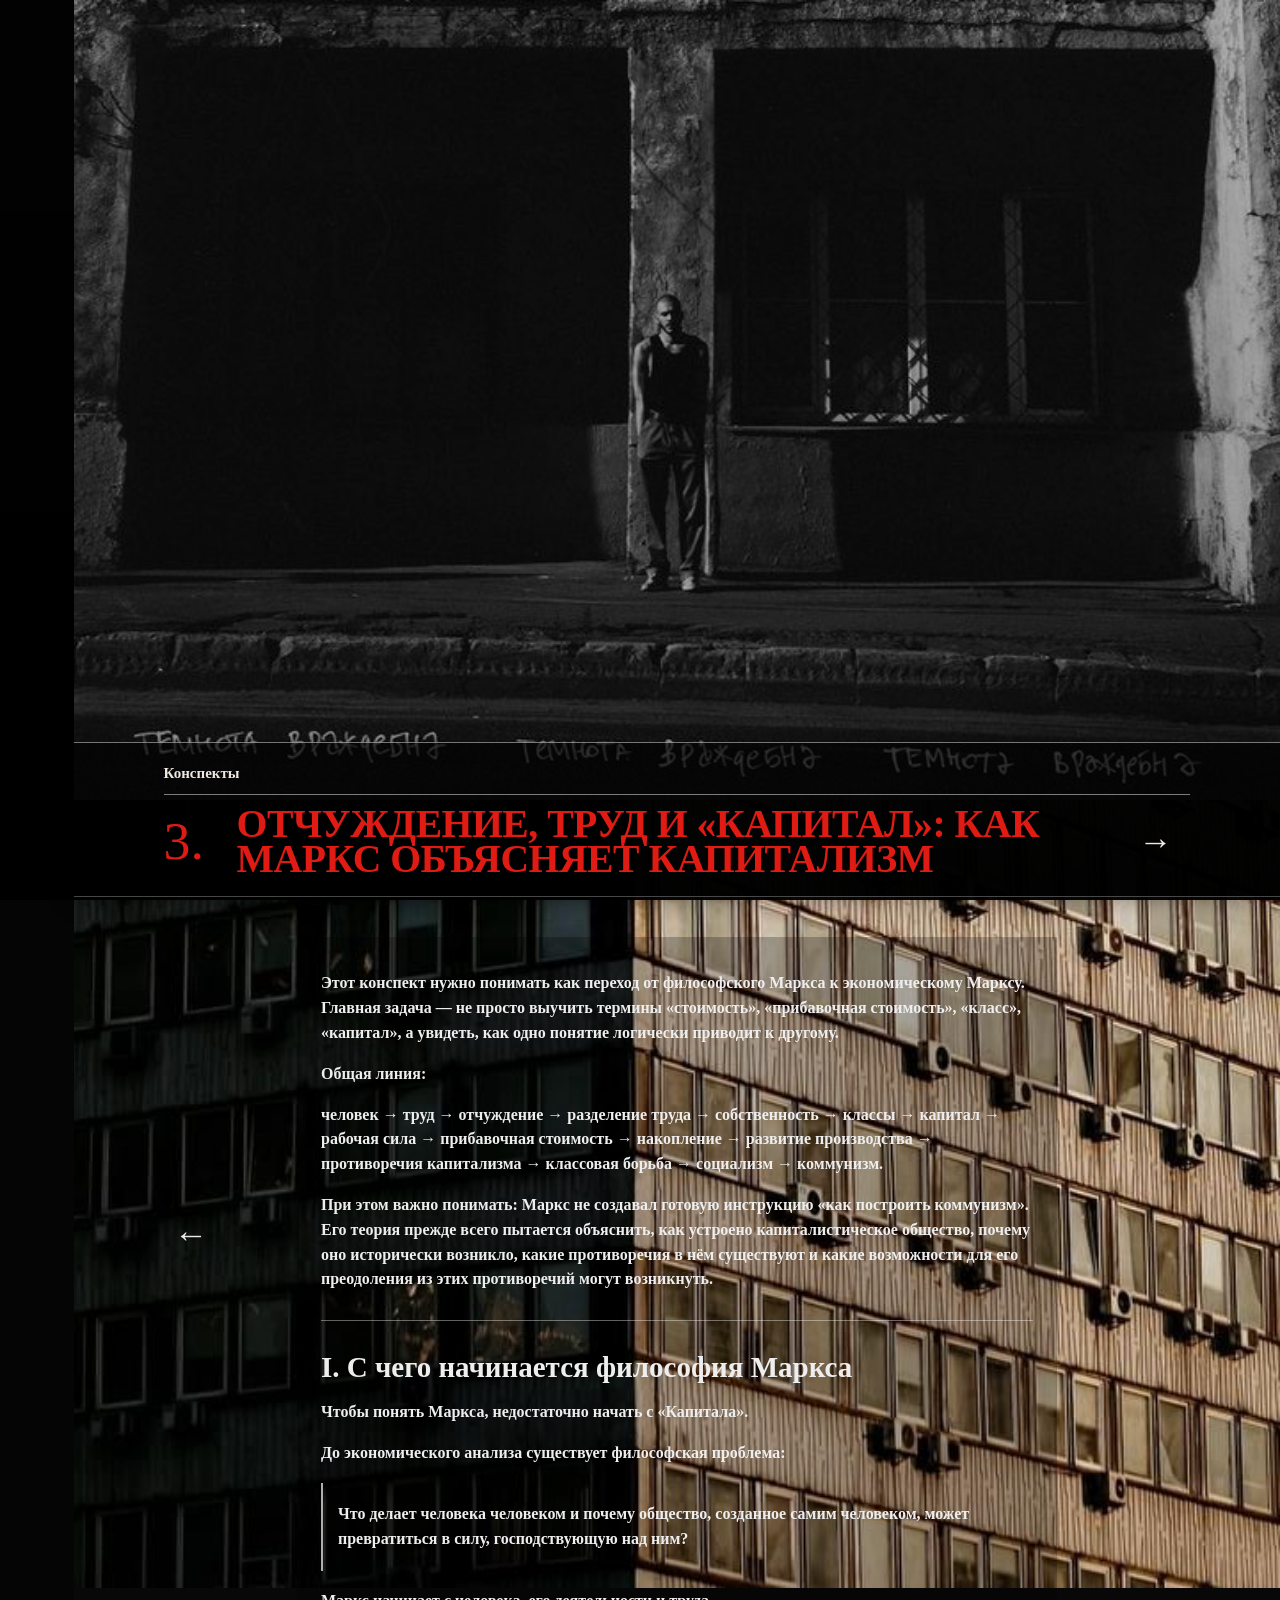
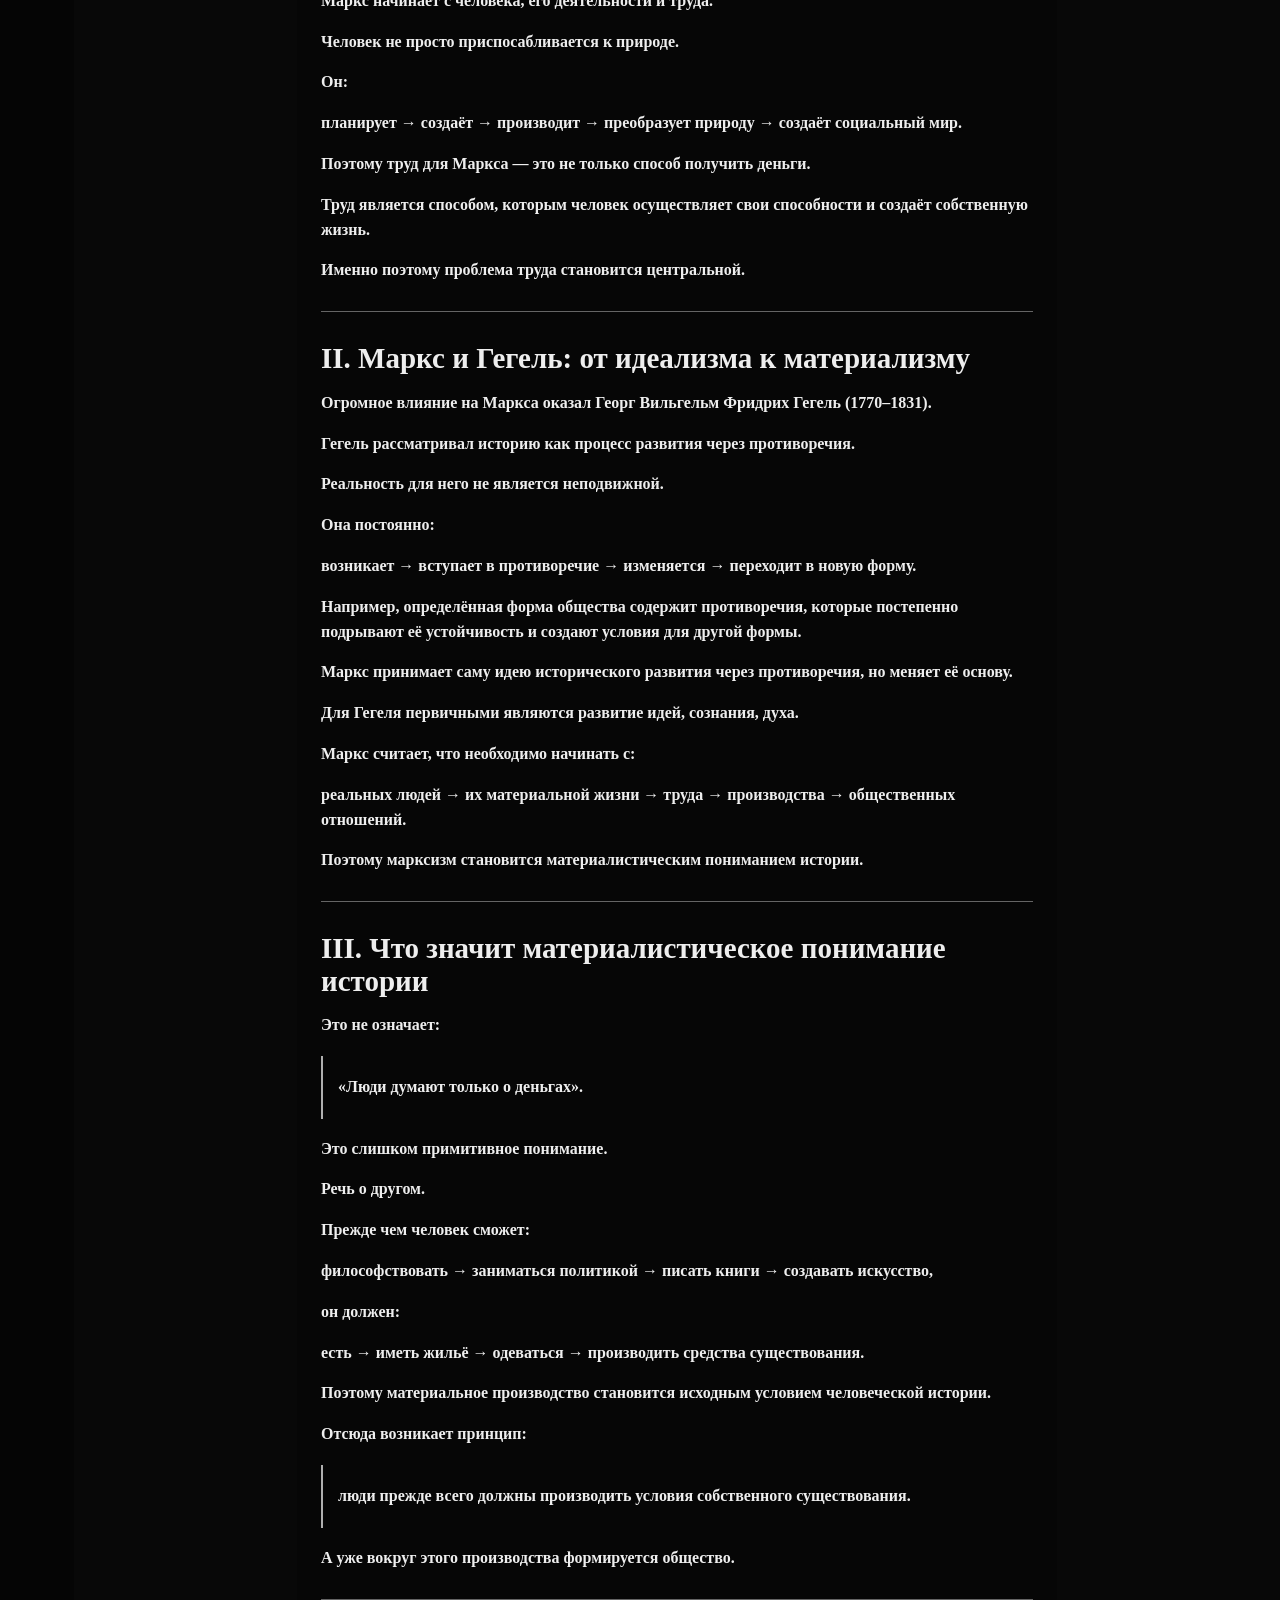
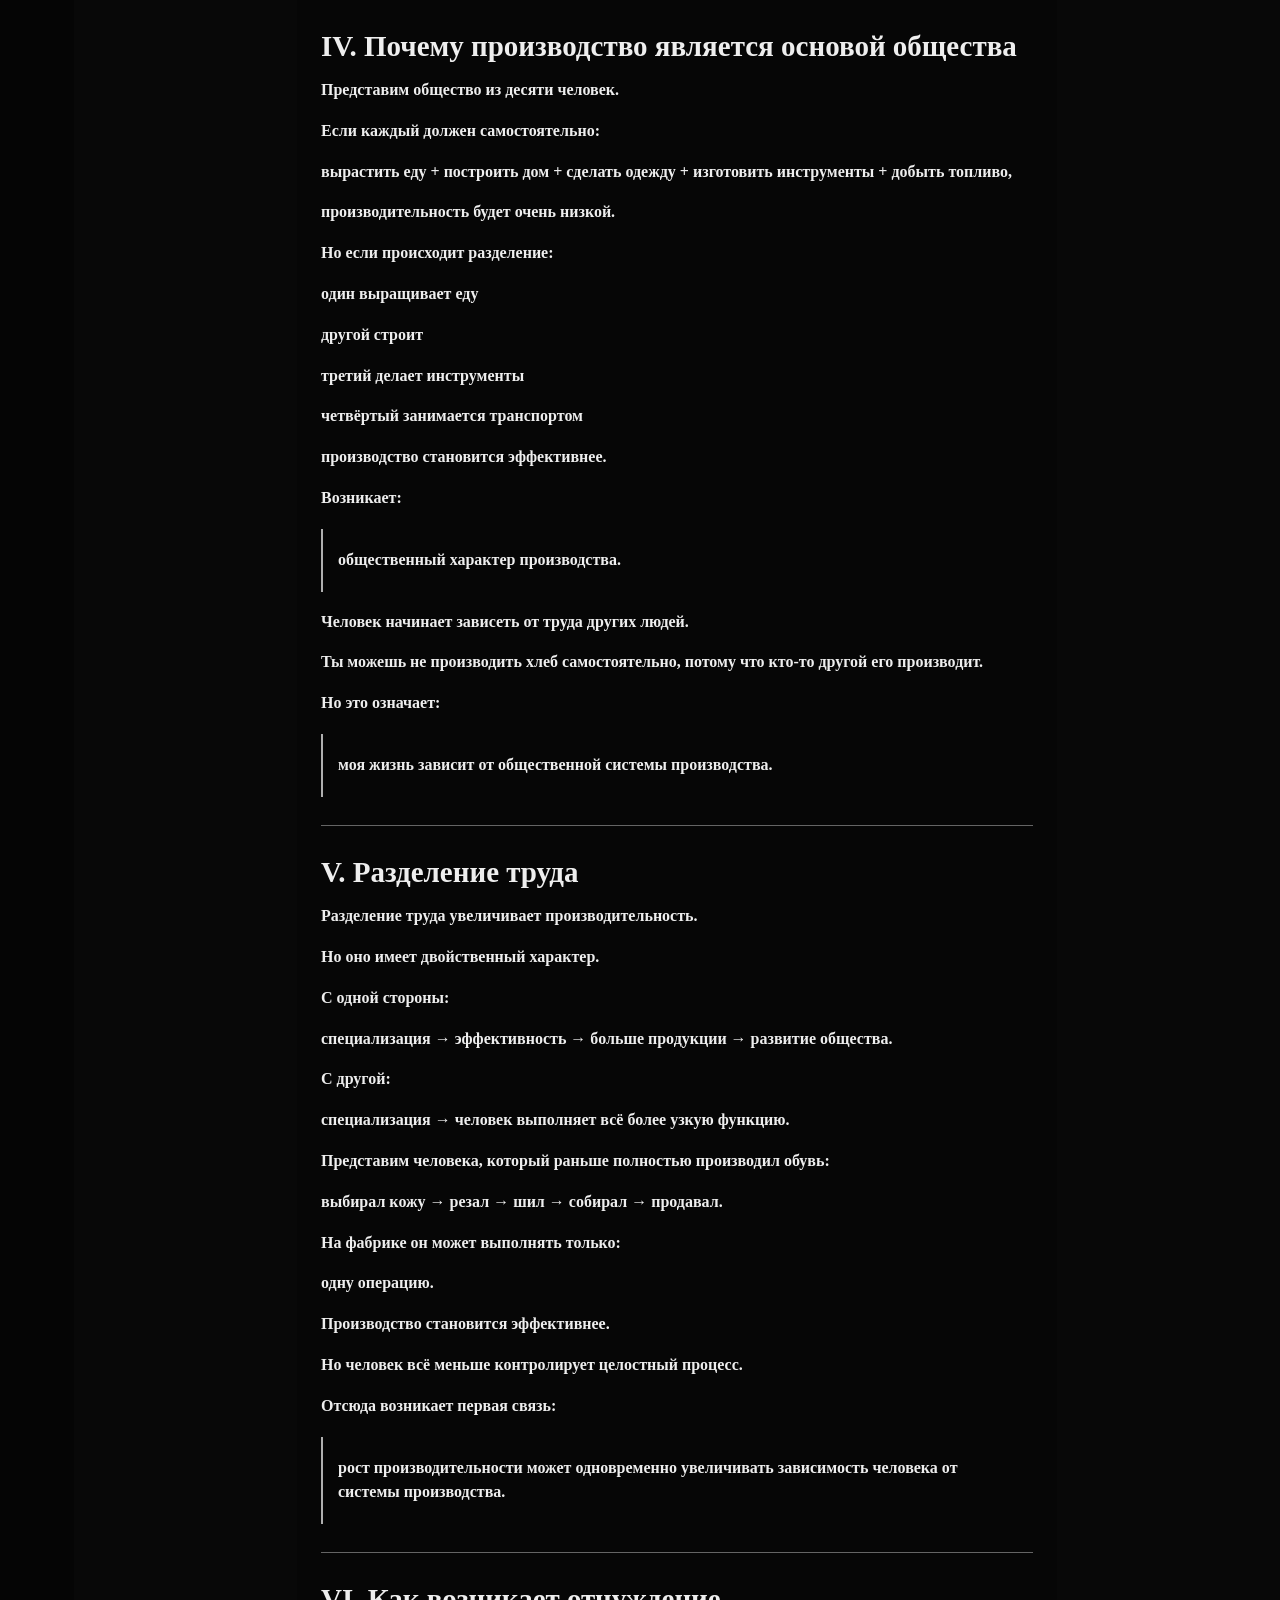
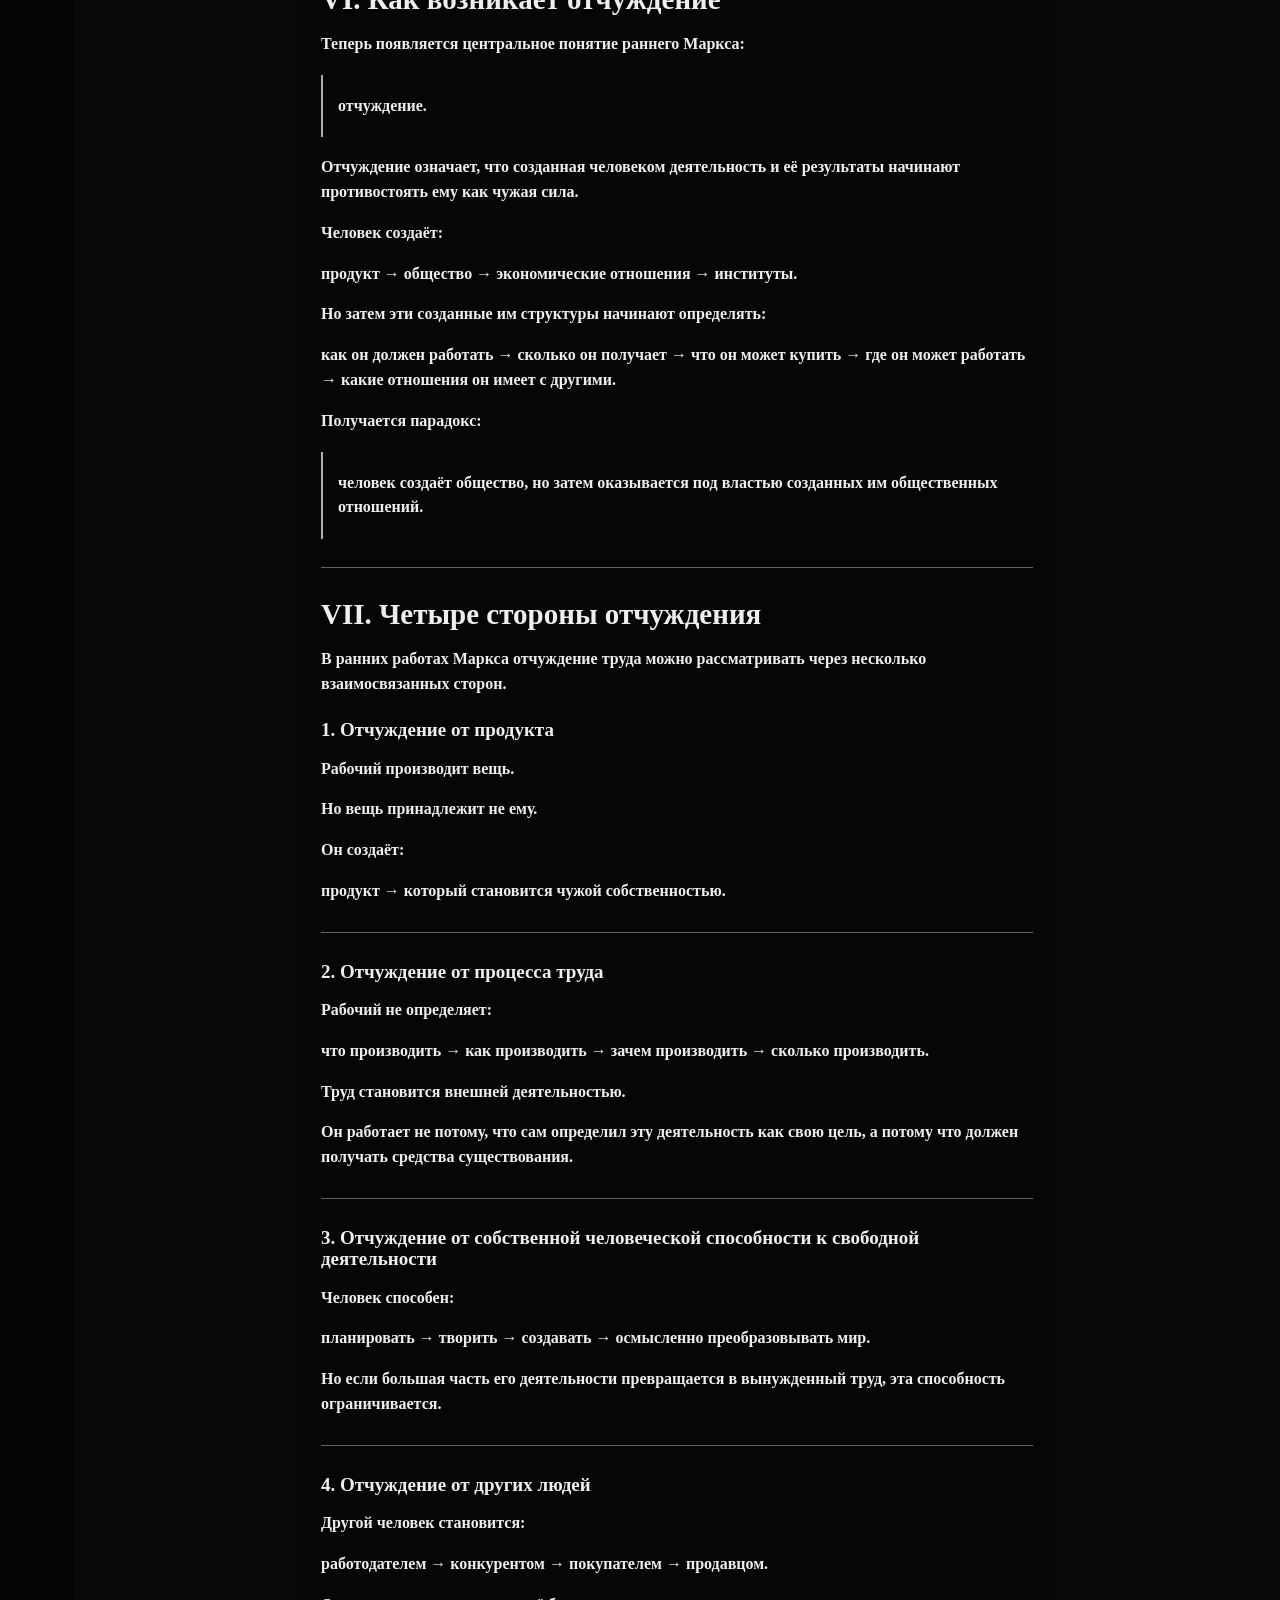
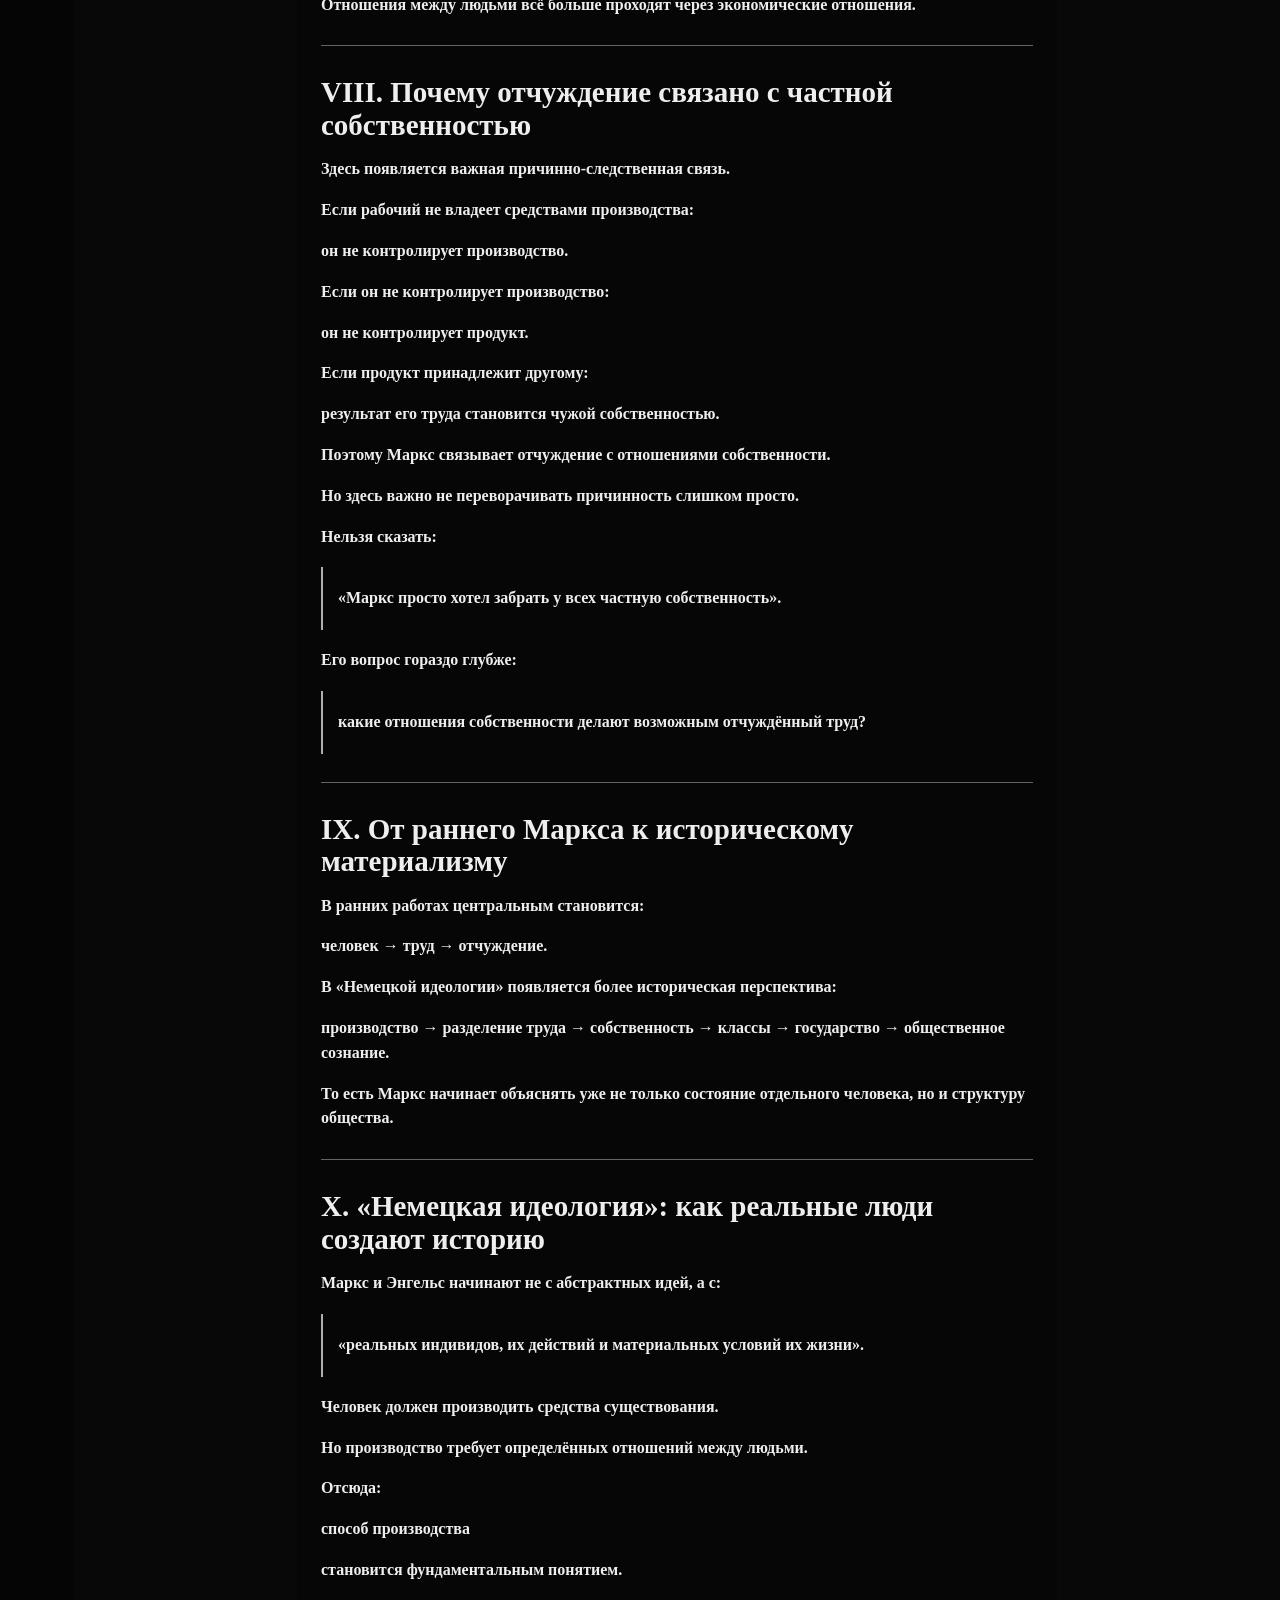
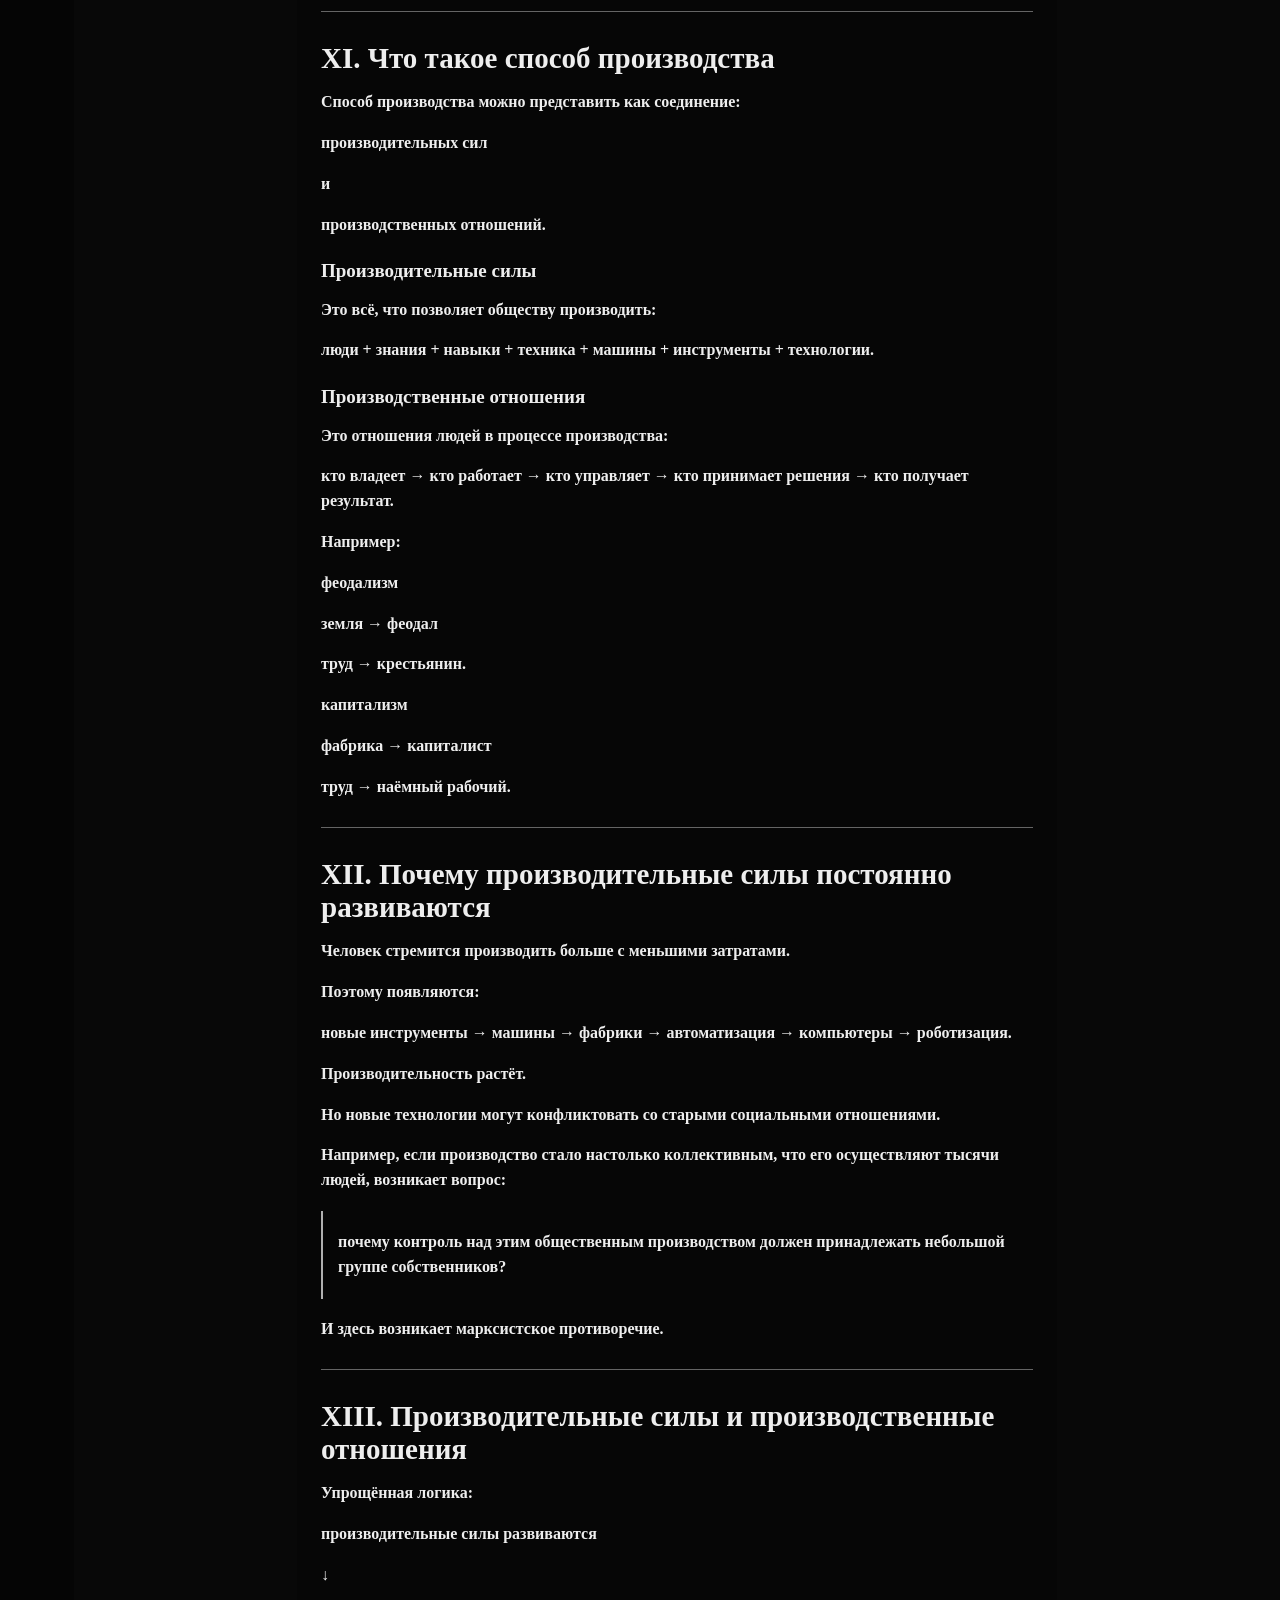
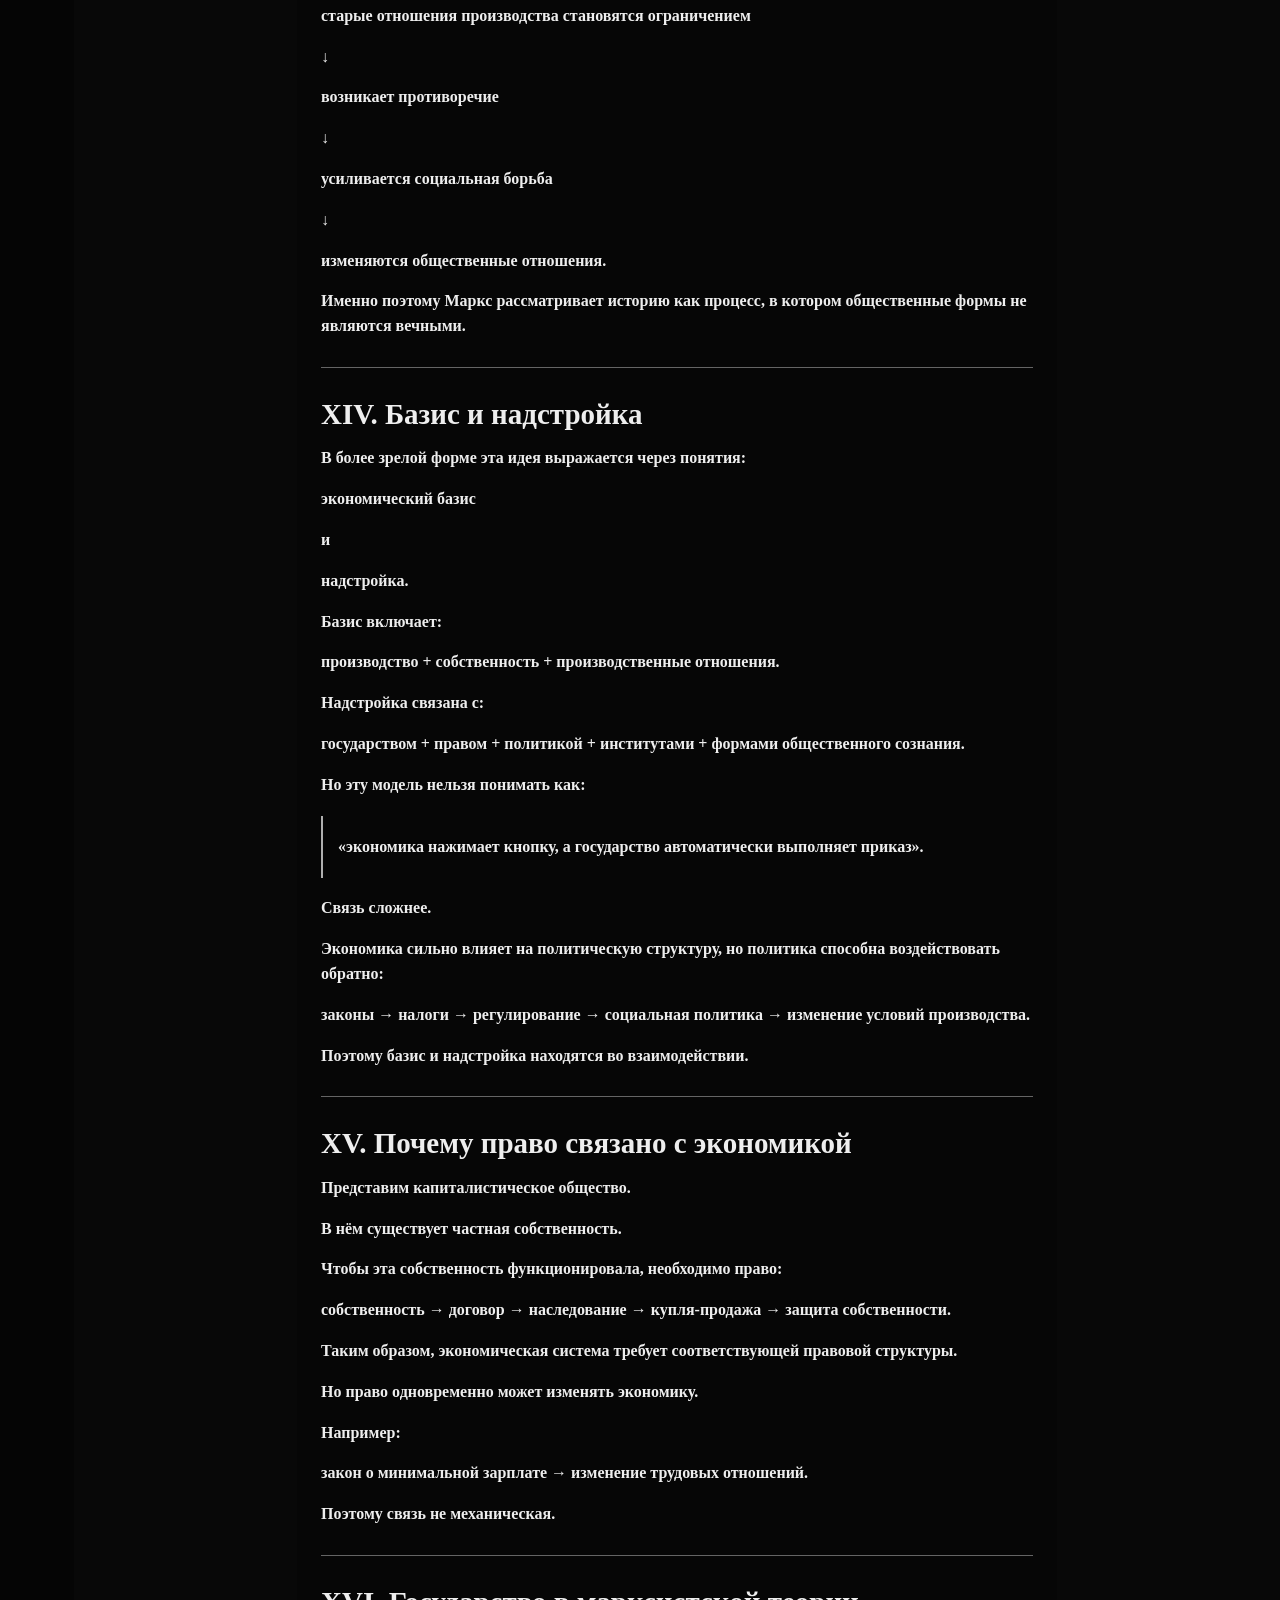
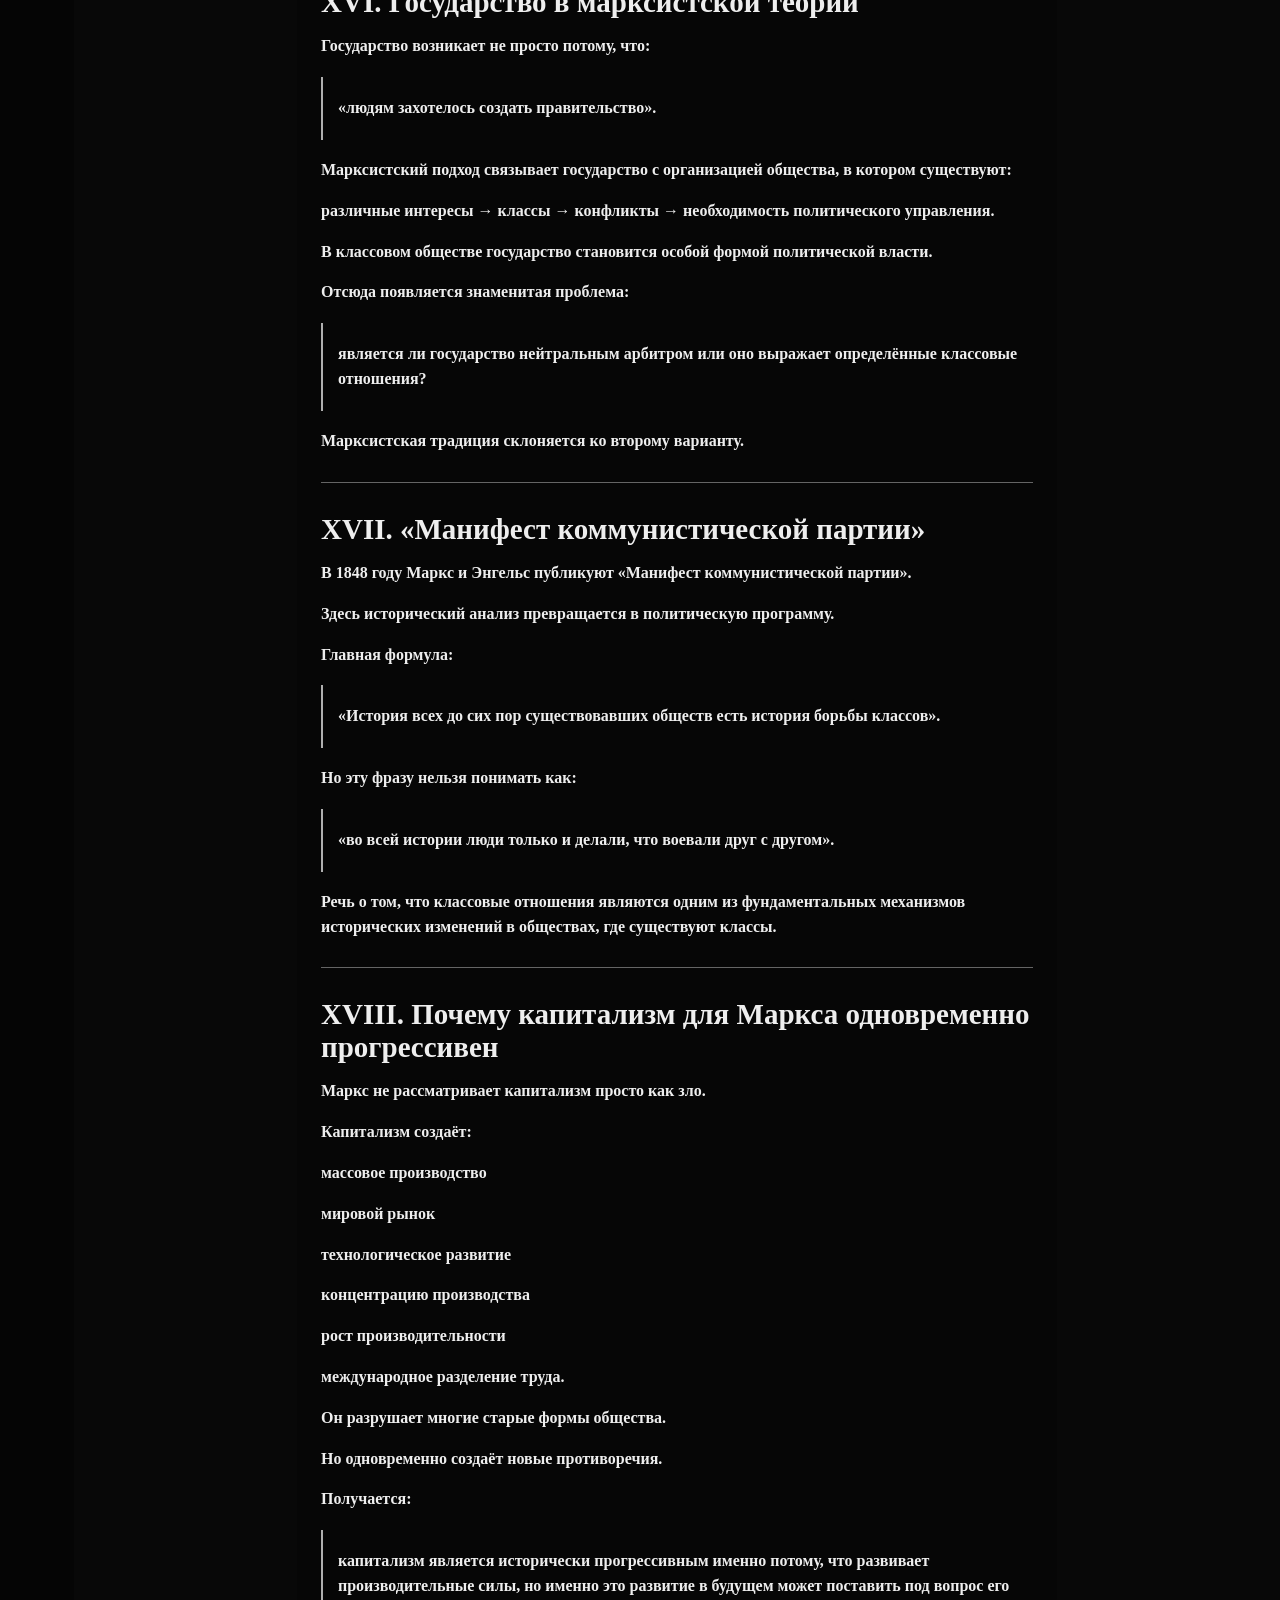
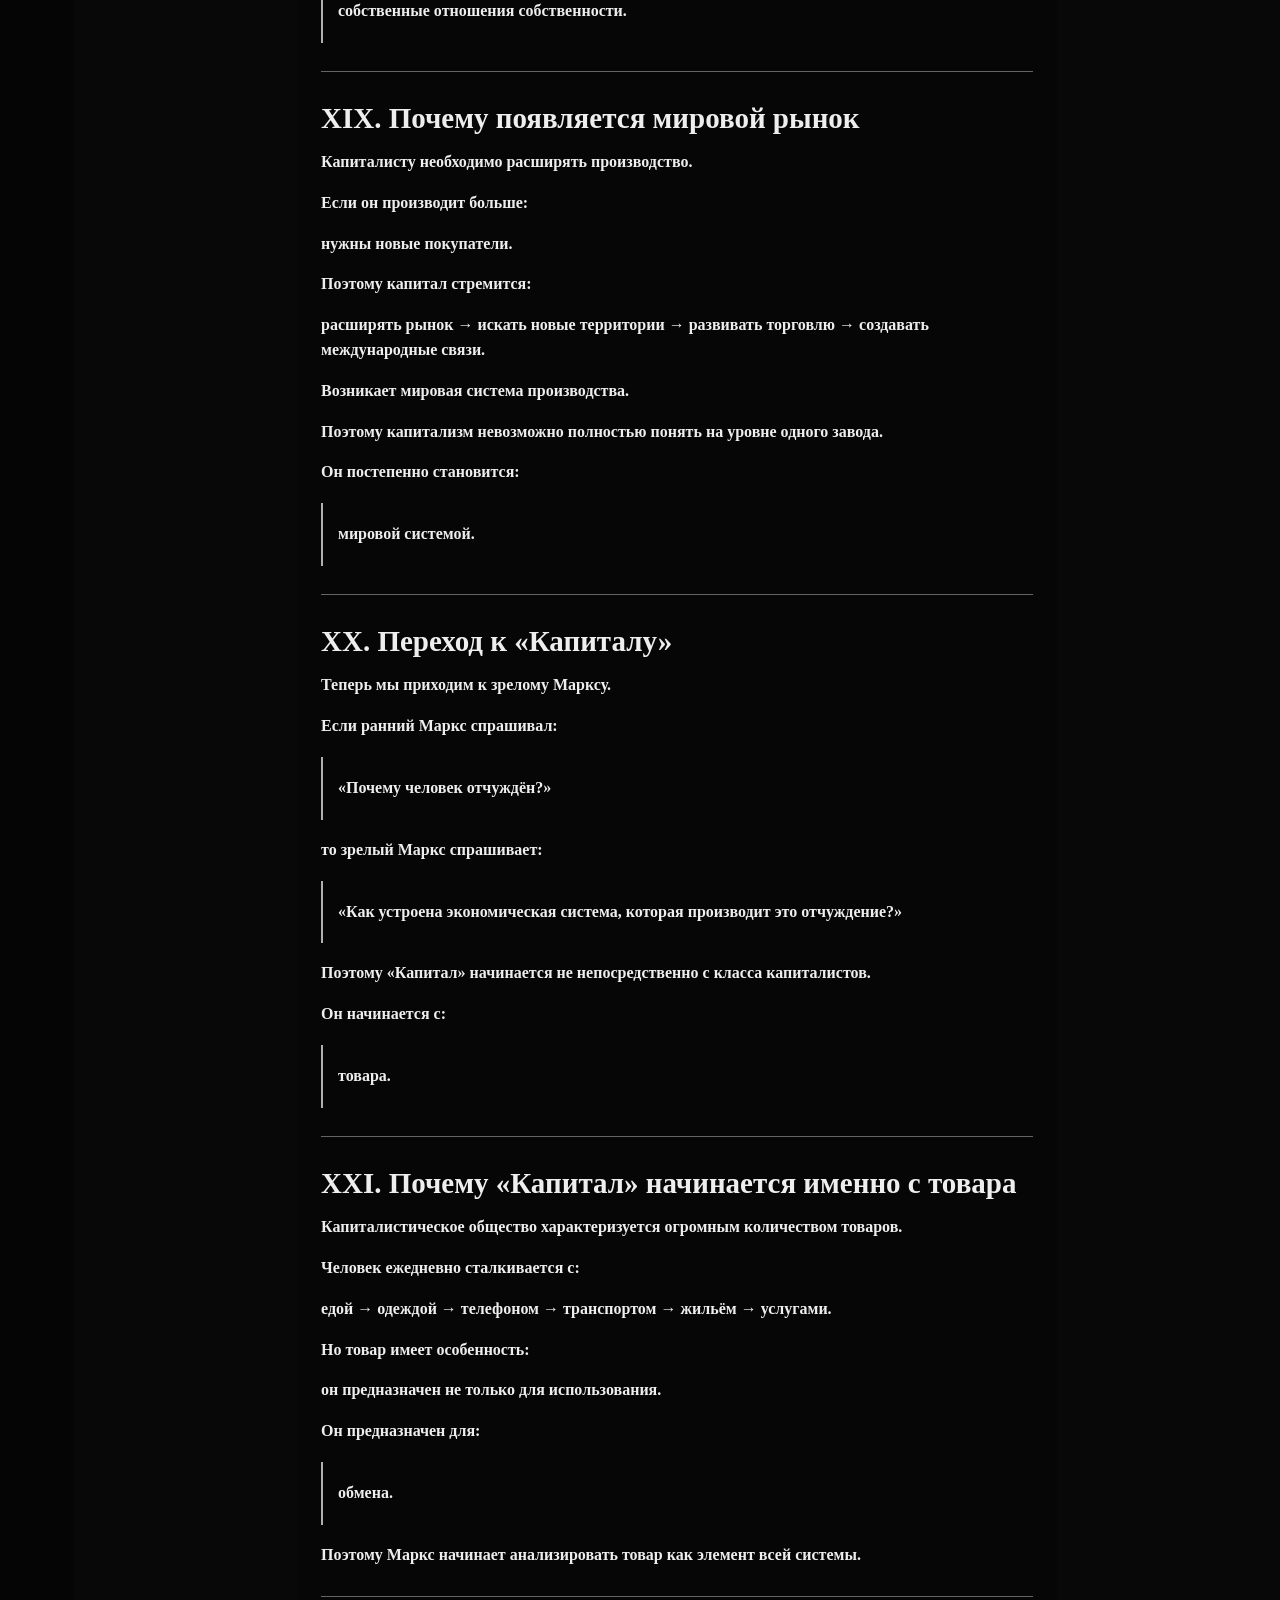
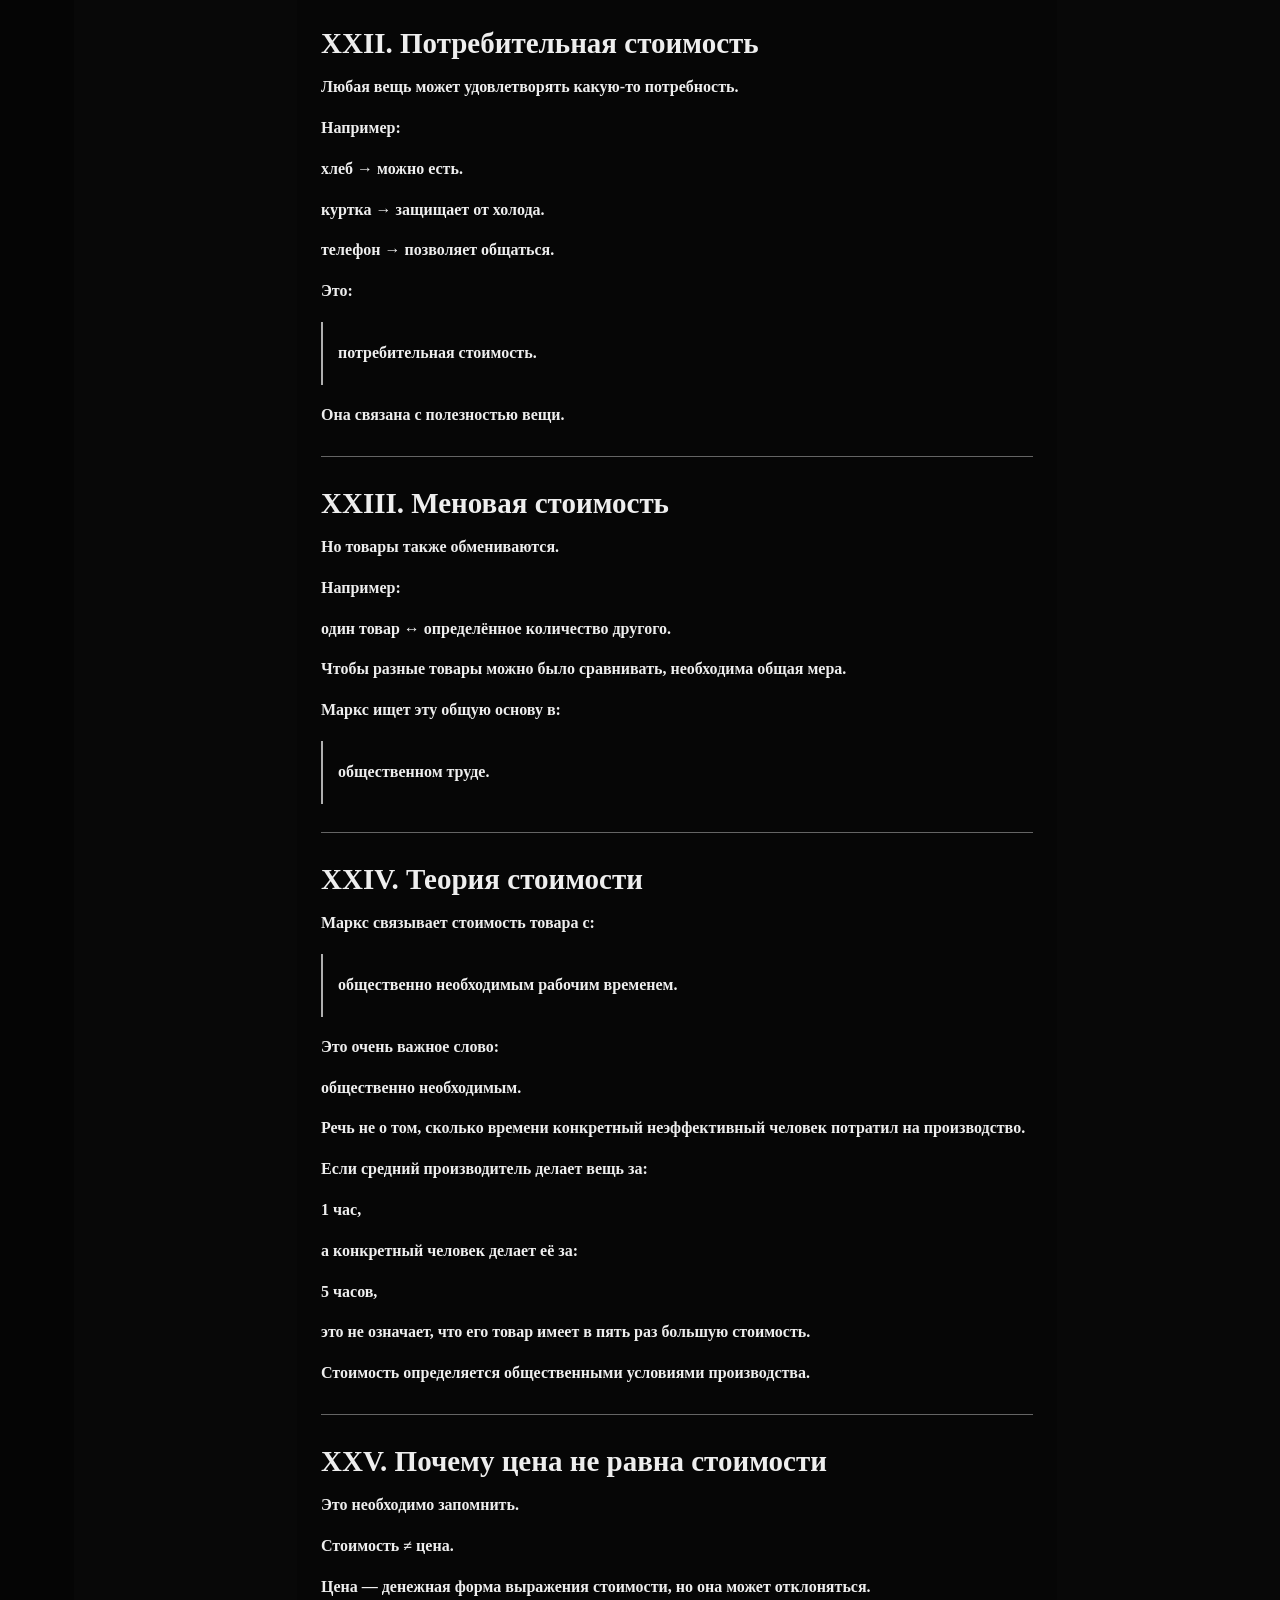
<file: note-3.html>
<!DOCTYPE html>

<html lang="ru">
<head>
<meta charset="utf-8"/>
<meta content="width=device-width, initial-scale=1" name="viewport"/>
<title>Отчуждение, труд и «Капитал»: как Маркс объясняет капитализм</title>
<link href="style.css" rel="stylesheet"/>
</head>
<body>
<div class="site-shell">
<aside class="sidebar">
<div class="brand-mark">★</div>
<div class="brand">ИСТОРИЯ<br/>ИДЕИ<br/>ОБЩЕСТВО</div>
<nav>
<a href="index.html">ГЛАВНАЯ</a>
<a href="notes.html">ВСЕ ЗАМЕТКИ</a>
</nav>
<div class="sidebar-bottom">ЗНАНИЕ —<br/>НАШЕ ОРУЖИЕ</div>
</aside>
<main class="note-page" style="--note-bg: url('654147914661196883.jpg');">
<header class="note-hero">
<img alt="" src="note-3.jpg"/>
<div class="hero-overlay"></div>
<div class="hero-title">
<span>КОНСПЕКТ №03</span>
<h1>Отчуждение, труд и «Капитал»: как Маркс объясняет капитализм</h1>
</div>
</header>
<div class="feed-note-head">
  <div class="feed-kicker">Конспекты</div>
  <div class="feed-rule"></div>
  <div class="feed-row">
    <span class="feed-number">3.</span>
    <span class="feed-title">ОТЧУЖДЕНИЕ, ТРУД И «КАПИТАЛ»: КАК МАРКС ОБЪЯСНЯЕТ КАПИТАЛИЗМ</span>
    <a class="feed-arrow" href="note-4.html" aria-label="Следующий конспект">→</a>
  </div>
</div>
<a class="feed-back" href="notes.html">←</a>
<article class="content">
<p>Этот конспект нужно понимать как <strong>переход от философского Маркса к экономическому Марксу</strong>. Главная задача — не просто выучить термины «стоимость», «прибавочная стоимость», «класс», «капитал», а увидеть, <strong>как одно понятие логически приводит к другому</strong>.</p>
<p>Общая линия:</p>
<p><strong>человек → труд → отчуждение → разделение труда → собственность → классы → капитал → рабочая сила → прибавочная стоимость → накопление → развитие производства → противоречия капитализма → классовая борьба → социализм → коммунизм.</strong></p>
<p>При этом важно понимать: Маркс не создавал готовую инструкцию «как построить коммунизм». Его теория прежде всего пытается объяснить, <strong>как устроено капиталистическое общество, почему оно исторически возникло, какие противоречия в нём существуют и какие возможности для его преодоления из этих противоречий могут возникнуть.</strong></p>
<hr/>
<h1>I. С чего начинается философия Маркса</h1>
<p>Чтобы понять Маркса, недостаточно начать с «Капитала».</p>
<p>До экономического анализа существует философская проблема:</p>
<blockquote>
<p><strong>Что делает человека человеком и почему общество, созданное самим человеком, может превратиться в силу, господствующую над ним?</strong></p>
</blockquote>
<p>Маркс начинает с человека, его деятельности и труда.</p>
<p>Человек не просто приспосабливается к природе.</p>
<p>Он:</p>
<p><strong>планирует → создаёт → производит → преобразует природу → создаёт социальный мир.</strong></p>
<p>Поэтому труд для Маркса — это не только способ получить деньги.</p>
<p>Труд является способом, которым человек <strong>осуществляет свои способности и создаёт собственную жизнь</strong>.</p>
<p>Именно поэтому проблема труда становится центральной.</p>
<hr/>
<h1>II. Маркс и Гегель: от идеализма к материализму</h1>
<p>Огромное влияние на Маркса оказал <strong>Георг Вильгельм Фридрих Гегель (1770–1831)</strong>.</p>
<p>Гегель рассматривал историю как процесс развития через <strong>противоречия</strong>.</p>
<p>Реальность для него не является неподвижной.</p>
<p>Она постоянно:</p>
<p><strong>возникает → вступает в противоречие → изменяется → переходит в новую форму.</strong></p>
<p>Например, определённая форма общества содержит противоречия, которые постепенно подрывают её устойчивость и создают условия для другой формы.</p>
<p>Маркс принимает саму идею исторического развития через противоречия, но меняет её основу.</p>
<p>Для Гегеля первичными являются развитие <strong>идей, сознания, духа</strong>.</p>
<p>Маркс считает, что необходимо начинать с:</p>
<p><strong>реальных людей → их материальной жизни → труда → производства → общественных отношений.</strong></p>
<p>Поэтому марксизм становится <strong>материалистическим пониманием истории</strong>.</p>
<hr/>
<h1>III. Что значит материалистическое понимание истории</h1>
<p>Это не означает:</p>
<blockquote>
<p>«Люди думают только о деньгах».</p>
</blockquote>
<p>Это слишком примитивное понимание.</p>
<p>Речь о другом.</p>
<p>Прежде чем человек сможет:</p>
<p><strong>философствовать → заниматься политикой → писать книги → создавать искусство,</strong></p>
<p>он должен:</p>
<p><strong>есть → иметь жильё → одеваться → производить средства существования.</strong></p>
<p>Поэтому материальное производство становится исходным условием человеческой истории.</p>
<p>Отсюда возникает принцип:</p>
<blockquote>
<p><strong>люди прежде всего должны производить условия собственного существования.</strong></p>
</blockquote>
<p>А уже вокруг этого производства формируется общество.</p>
<hr/>
<h1>IV. Почему производство является основой общества</h1>
<p>Представим общество из десяти человек.</p>
<p>Если каждый должен самостоятельно:</p>
<p><strong>вырастить еду + построить дом + сделать одежду + изготовить инструменты + добыть топливо,</strong></p>
<p>производительность будет очень низкой.</p>
<p>Но если происходит разделение:</p>
<p><strong>один выращивает еду</strong></p>
<p><strong>другой строит</strong></p>
<p><strong>третий делает инструменты</strong></p>
<p><strong>четвёртый занимается транспортом</strong></p>
<p>производство становится эффективнее.</p>
<p>Возникает:</p>
<blockquote>
<p><strong>общественный характер производства.</strong></p>
</blockquote>
<p>Человек начинает зависеть от труда других людей.</p>
<p>Ты можешь не производить хлеб самостоятельно, потому что кто-то другой его производит.</p>
<p>Но это означает:</p>
<blockquote>
<p><strong>моя жизнь зависит от общественной системы производства.</strong></p>
</blockquote>
<hr/>
<h1>V. Разделение труда</h1>
<p>Разделение труда увеличивает производительность.</p>
<p>Но оно имеет двойственный характер.</p>
<p>С одной стороны:</p>
<p><strong>специализация → эффективность → больше продукции → развитие общества.</strong></p>
<p>С другой:</p>
<p><strong>специализация → человек выполняет всё более узкую функцию.</strong></p>
<p>Представим человека, который раньше полностью производил обувь:</p>
<p><strong>выбирал кожу → резал → шил → собирал → продавал.</strong></p>
<p>На фабрике он может выполнять только:</p>
<p><strong>одну операцию.</strong></p>
<p>Производство становится эффективнее.</p>
<p>Но человек всё меньше контролирует целостный процесс.</p>
<p>Отсюда возникает первая связь:</p>
<blockquote>
<p><strong>рост производительности может одновременно увеличивать зависимость человека от системы производства.</strong></p>
</blockquote>
<hr/>
<h1>VI. Как возникает отчуждение</h1>
<p>Теперь появляется центральное понятие раннего Маркса:</p>
<blockquote>
<p><strong>отчуждение.</strong></p>
</blockquote>
<p>Отчуждение означает, что созданная человеком деятельность и её результаты начинают противостоять ему как <strong>чужая сила</strong>.</p>
<p>Человек создаёт:</p>
<p><strong>продукт → общество → экономические отношения → институты.</strong></p>
<p>Но затем эти созданные им структуры начинают определять:</p>
<p><strong>как он должен работать → сколько он получает → что он может купить → где он может работать → какие отношения он имеет с другими.</strong></p>
<p>Получается парадокс:</p>
<blockquote>
<p><strong>человек создаёт общество, но затем оказывается под властью созданных им общественных отношений.</strong></p>
</blockquote>
<hr/>
<h1>VII. Четыре стороны отчуждения</h1>
<p>В ранних работах Маркса отчуждение труда можно рассматривать через несколько взаимосвязанных сторон.</p>
<h3>1. Отчуждение от продукта</h3>
<p>Рабочий производит вещь.</p>
<p>Но вещь принадлежит не ему.</p>
<p>Он создаёт:</p>
<p><strong>продукт → который становится чужой собственностью.</strong></p>
<hr/>
<h3>2. Отчуждение от процесса труда</h3>
<p>Рабочий не определяет:</p>
<p><strong>что производить → как производить → зачем производить → сколько производить.</strong></p>
<p>Труд становится внешней деятельностью.</p>
<p>Он работает не потому, что сам определил эту деятельность как свою цель, а потому что должен получать средства существования.</p>
<hr/>
<h3>3. Отчуждение от собственной человеческой способности к свободной деятельности</h3>
<p>Человек способен:</p>
<p><strong>планировать → творить → создавать → осмысленно преобразовывать мир.</strong></p>
<p>Но если большая часть его деятельности превращается в вынужденный труд, эта способность ограничивается.</p>
<hr/>
<h3>4. Отчуждение от других людей</h3>
<p>Другой человек становится:</p>
<p><strong>работодателем → конкурентом → покупателем → продавцом.</strong></p>
<p>Отношения между людьми всё больше проходят через экономические отношения.</p>
<hr/>
<h1>VIII. Почему отчуждение связано с частной собственностью</h1>
<p>Здесь появляется важная причинно-следственная связь.</p>
<p>Если рабочий не владеет средствами производства:</p>
<p><strong>он не контролирует производство.</strong></p>
<p>Если он не контролирует производство:</p>
<p><strong>он не контролирует продукт.</strong></p>
<p>Если продукт принадлежит другому:</p>
<p><strong>результат его труда становится чужой собственностью.</strong></p>
<p>Поэтому Маркс связывает отчуждение с отношениями собственности.</p>
<p>Но здесь важно не переворачивать причинность слишком просто.</p>
<p>Нельзя сказать:</p>
<blockquote>
<p>«Маркс просто хотел забрать у всех частную собственность».</p>
</blockquote>
<p>Его вопрос гораздо глубже:</p>
<blockquote>
<p><strong>какие отношения собственности делают возможным отчуждённый труд?</strong></p>
</blockquote>
<hr/>
<h1>IX. От раннего Маркса к историческому материализму</h1>
<p>В ранних работах центральным становится:</p>
<p><strong>человек → труд → отчуждение.</strong></p>
<p>В «Немецкой идеологии» появляется более историческая перспектива:</p>
<p><strong>производство → разделение труда → собственность → классы → государство → общественное сознание.</strong></p>
<p>То есть Маркс начинает объяснять уже не только состояние отдельного человека, но и <strong>структуру общества</strong>.</p>
<hr/>
<h1>X. «Немецкая идеология»: как реальные люди создают историю</h1>
<p>Маркс и Энгельс начинают не с абстрактных идей, а с:</p>
<blockquote>
<p><strong>«реальных индивидов, их действий и материальных условий их жизни».</strong></p>
</blockquote>
<p>Человек должен производить средства существования.</p>
<p>Но производство требует определённых отношений между людьми.</p>
<p>Отсюда:</p>
<p><strong>способ производства</strong></p>
<p>становится фундаментальным понятием.</p>
<hr/>
<h1>XI. Что такое способ производства</h1>
<p>Способ производства можно представить как соединение:</p>
<p><strong>производительных сил</strong></p>
<p>и</p>
<p><strong>производственных отношений.</strong></p>
<h3>Производительные силы</h3>
<p>Это всё, что позволяет обществу производить:</p>
<p><strong>люди + знания + навыки + техника + машины + инструменты + технологии.</strong></p>
<h3>Производственные отношения</h3>
<p>Это отношения людей в процессе производства:</p>
<p><strong>кто владеет → кто работает → кто управляет → кто принимает решения → кто получает результат.</strong></p>
<p>Например:</p>
<p><strong>феодализм</strong></p>
<p>земля → феодал</p>
<p>труд → крестьянин.</p>
<p><strong>капитализм</strong></p>
<p>фабрика → капиталист</p>
<p>труд → наёмный рабочий.</p>
<hr/>
<h1>XII. Почему производительные силы постоянно развиваются</h1>
<p>Человек стремится производить больше с меньшими затратами.</p>
<p>Поэтому появляются:</p>
<p><strong>новые инструменты → машины → фабрики → автоматизация → компьютеры → роботизация.</strong></p>
<p>Производительность растёт.</p>
<p>Но новые технологии могут конфликтовать со старыми социальными отношениями.</p>
<p>Например, если производство стало настолько коллективным, что его осуществляют тысячи людей, возникает вопрос:</p>
<blockquote>
<p><strong>почему контроль над этим общественным производством должен принадлежать небольшой группе собственников?</strong></p>
</blockquote>
<p>И здесь возникает марксистское противоречие.</p>
<hr/>
<h1>XIII. Производительные силы и производственные отношения</h1>
<p>Упрощённая логика:</p>
<p><strong>производительные силы развиваются</strong></p>
<p>↓</p>
<p><strong>старые отношения производства становятся ограничением</strong></p>
<p>↓</p>
<p><strong>возникает противоречие</strong></p>
<p>↓</p>
<p><strong>усиливается социальная борьба</strong></p>
<p>↓</p>
<p><strong>изменяются общественные отношения.</strong></p>
<p>Именно поэтому Маркс рассматривает историю как процесс, в котором общественные формы не являются вечными.</p>
<hr/>
<h1>XIV. Базис и надстройка</h1>
<p>В более зрелой форме эта идея выражается через понятия:</p>
<p><strong>экономический базис</strong></p>
<p>и</p>
<p><strong>надстройка.</strong></p>
<p>Базис включает:</p>
<p><strong>производство + собственность + производственные отношения.</strong></p>
<p>Надстройка связана с:</p>
<p><strong>государством + правом + политикой + институтами + формами общественного сознания.</strong></p>
<p>Но эту модель нельзя понимать как:</p>
<blockquote>
<p><strong>«экономика нажимает кнопку, а государство автоматически выполняет приказ».</strong></p>
</blockquote>
<p>Связь сложнее.</p>
<p>Экономика сильно влияет на политическую структуру, но политика способна воздействовать обратно:</p>
<p><strong>законы → налоги → регулирование → социальная политика → изменение условий производства.</strong></p>
<p>Поэтому базис и надстройка находятся во <strong>взаимодействии</strong>.</p>
<hr/>
<h1>XV. Почему право связано с экономикой</h1>
<p>Представим капиталистическое общество.</p>
<p>В нём существует частная собственность.</p>
<p>Чтобы эта собственность функционировала, необходимо право:</p>
<p><strong>собственность → договор → наследование → купля-продажа → защита собственности.</strong></p>
<p>Таким образом, экономическая система требует соответствующей правовой структуры.</p>
<p>Но право одновременно может изменять экономику.</p>
<p>Например:</p>
<p><strong>закон о минимальной зарплате → изменение трудовых отношений.</strong></p>
<p>Поэтому связь не механическая.</p>
<hr/>
<h1>XVI. Государство в марксистской теории</h1>
<p>Государство возникает не просто потому, что:</p>
<blockquote>
<p>«людям захотелось создать правительство».</p>
</blockquote>
<p>Марксистский подход связывает государство с организацией общества, в котором существуют:</p>
<p><strong>различные интересы → классы → конфликты → необходимость политического управления.</strong></p>
<p>В классовом обществе государство становится особой формой политической власти.</p>
<p>Отсюда появляется знаменитая проблема:</p>
<blockquote>
<p><strong>является ли государство нейтральным арбитром или оно выражает определённые классовые отношения?</strong></p>
</blockquote>
<p>Марксистская традиция склоняется ко второму варианту.</p>
<hr/>
<h1>XVII. «Манифест коммунистической партии»</h1>
<p>В <strong>1848 году</strong> Маркс и Энгельс публикуют «Манифест коммунистической партии».</p>
<p>Здесь исторический анализ превращается в политическую программу.</p>
<p>Главная формула:</p>
<blockquote>
<p><strong>«История всех до сих пор существовавших обществ есть история борьбы классов».</strong></p>
</blockquote>
<p>Но эту фразу нельзя понимать как:</p>
<blockquote>
<p>«во всей истории люди только и делали, что воевали друг с другом».</p>
</blockquote>
<p>Речь о том, что <strong>классовые отношения являются одним из фундаментальных механизмов исторических изменений в обществах, где существуют классы.</strong></p>
<hr/>
<h1>XVIII. Почему капитализм для Маркса одновременно прогрессивен</h1>
<p>Маркс не рассматривает капитализм просто как зло.</p>
<p>Капитализм создаёт:</p>
<p><strong>массовое производство</strong></p>
<p><strong>мировой рынок</strong></p>
<p><strong>технологическое развитие</strong></p>
<p><strong>концентрацию производства</strong></p>
<p><strong>рост производительности</strong></p>
<p><strong>международное разделение труда.</strong></p>
<p>Он разрушает многие старые формы общества.</p>
<p>Но одновременно создаёт новые противоречия.</p>
<p>Получается:</p>
<blockquote>
<p><strong>капитализм является исторически прогрессивным именно потому, что развивает производительные силы, но именно это развитие в будущем может поставить под вопрос его собственные отношения собственности.</strong></p>
</blockquote>
<hr/>
<h1>XIX. Почему появляется мировой рынок</h1>
<p>Капиталисту необходимо расширять производство.</p>
<p>Если он производит больше:</p>
<p><strong>нужны новые покупатели.</strong></p>
<p>Поэтому капитал стремится:</p>
<p><strong>расширять рынок → искать новые территории → развивать торговлю → создавать международные связи.</strong></p>
<p>Возникает мировая система производства.</p>
<p>Поэтому капитализм невозможно полностью понять на уровне одного завода.</p>
<p>Он постепенно становится:</p>
<blockquote>
<p><strong>мировой системой.</strong></p>
</blockquote>
<hr/>
<h1>XX. Переход к «Капиталу»</h1>
<p>Теперь мы приходим к зрелому Марксу.</p>
<p>Если ранний Маркс спрашивал:</p>
<blockquote>
<p><strong>«Почему человек отчуждён?»</strong></p>
</blockquote>
<p>то зрелый Маркс спрашивает:</p>
<blockquote>
<p><strong>«Как устроена экономическая система, которая производит это отчуждение?»</strong></p>
</blockquote>
<p>Поэтому «Капитал» начинается не непосредственно с класса капиталистов.</p>
<p>Он начинается с:</p>
<blockquote>
<p><strong>товара.</strong></p>
</blockquote>
<hr/>
<h1>XXI. Почему «Капитал» начинается именно с товара</h1>
<p>Капиталистическое общество характеризуется огромным количеством товаров.</p>
<p>Человек ежедневно сталкивается с:</p>
<p><strong>едой → одеждой → телефоном → транспортом → жильём → услугами.</strong></p>
<p>Но товар имеет особенность:</p>
<p>он предназначен не только для использования.</p>
<p>Он предназначен для:</p>
<blockquote>
<p><strong>обмена.</strong></p>
</blockquote>
<p>Поэтому Маркс начинает анализировать товар как элемент всей системы.</p>
<hr/>
<h1>XXII. Потребительная стоимость</h1>
<p>Любая вещь может удовлетворять какую-то потребность.</p>
<p>Например:</p>
<p><strong>хлеб → можно есть.</strong></p>
<p><strong>куртка → защищает от холода.</strong></p>
<p><strong>телефон → позволяет общаться.</strong></p>
<p>Это:</p>
<blockquote>
<p><strong>потребительная стоимость.</strong></p>
</blockquote>
<p>Она связана с полезностью вещи.</p>
<hr/>
<h1>XXIII. Меновая стоимость</h1>
<p>Но товары также обмениваются.</p>
<p>Например:</p>
<p><strong>один товар ↔ определённое количество другого.</strong></p>
<p>Чтобы разные товары можно было сравнивать, необходима общая мера.</p>
<p>Маркс ищет эту общую основу в:</p>
<blockquote>
<p><strong>общественном труде.</strong></p>
</blockquote>
<hr/>
<h1>XXIV. Теория стоимости</h1>
<p>Маркс связывает стоимость товара с:</p>
<blockquote>
<p><strong>общественно необходимым рабочим временем.</strong></p>
</blockquote>
<p>Это очень важное слово:</p>
<p><strong>общественно необходимым.</strong></p>
<p>Речь не о том, сколько времени конкретный неэффективный человек потратил на производство.</p>
<p>Если средний производитель делает вещь за:</p>
<p><strong>1 час,</strong></p>
<p>а конкретный человек делает её за:</p>
<p><strong>5 часов,</strong></p>
<p>это не означает, что его товар имеет в пять раз большую стоимость.</p>
<p>Стоимость определяется общественными условиями производства.</p>
<hr/>
<h1>XXV. Почему цена не равна стоимости</h1>
<p>Это необходимо запомнить.</p>
<p><strong>Стоимость ≠ цена.</strong></p>
<p>Цена — денежная форма выражения стоимости, но она может отклоняться.</p>
<p>Например:</p>
<p><strong>дефицит → цена растёт.</strong></p>
<p><strong>падение спроса → цена снижается.</strong></p>
<p><strong>монополия → цена может отклоняться от конкурентного уровня.</strong></p>
<p>Поэтому теория стоимости пытается объяснить более глубокую структуру обмена, а не каждое ежедневное изменение цены.</p>
<hr/>
<h1>XXVI. Как деньги появляются из товарного обмена</h1>
<p>Если товары постоянно обмениваются друг на друга, возникает необходимость в общем эквиваленте.</p>
<p>Например:</p>
<p><strong>товар А → товар Б</strong></p>
<p><strong>товар А → товар В</strong></p>
<p><strong>товар А → товар Г.</strong></p>
<p>Постепенно определённый товар начинает выполнять функцию всеобщего эквивалента.</p>
<p>Исторически эту роль в развитых системах начинает выполнять:</p>
<p><strong>деньги.</strong></p>
<p>Теперь стоимость товара выражается:</p>
<blockquote>
<p><strong>в цене.</strong></p>
</blockquote>
<hr/>
<h1>XXVII. Деньги превращаются в капитал</h1>
<p>Здесь возникает принципиальное различие.</p>
<p>Обычный товарный обмен можно представить:</p>
<p><strong>Т → Д → Т</strong></p>
<p><strong>товар → деньги → другой товар.</strong></p>
<p>Человек продаёт товар, чтобы купить другой товар.</p>
<p>Цель:</p>
<blockquote>
<p><strong>получить потребительную стоимость.</strong></p>
</blockquote>
<p>Но капиталистический оборот выглядит иначе:</p>
<p><strong>Д → Т → Д′</strong></p>
<p>где:</p>
<p><strong>Д′ &gt; Д.</strong></p>
<p>Цель:</p>
<blockquote>
<p><strong>получить больше денег, чем было первоначально вложено.</strong></p>
</blockquote>
<p>Именно это превращение денег в самовозрастающую стоимость является центральной характеристикой капитала.</p>
<hr/>
<h1>XXVIII. Что делает деньги капиталом</h1>
<p>Не сами деньги.</p>
<p>100 евро сами по себе не являются капиталом в марксовом смысле.</p>
<p>Вопрос:</p>
<blockquote>
<p><strong>как они используются?</strong></p>
</blockquote>
<p>Если человек:</p>
<p><strong>100 € → покупает еду → съедает её,</strong></p>
<p>деньги исчезли как средство накопления.</p>
<p>Если:</p>
<p><strong>100 € → покупка рабочей силы + средств производства → производство → продажа → 130 €,</strong></p>
<p>возникает:</p>
<p><strong>100 → 130.</strong></p>
<p>Именно движение стоимости с целью самовозрастания превращает деньги в капитал.</p>
<hr/>
<h1>XXIX. Но откуда появляется дополнительная стоимость?</h1>
<p>Это центральная загадка «Капитала».</p>
<p>Капиталист покупает:</p>
<p><strong>сырьё + машины + рабочую силу.</strong></p>
<p>Он продаёт произведённый товар дороже, чем потратил.</p>
<p>Можно было бы сказать:</p>
<blockquote>
<p><strong>«Он просто обманул покупателя».</strong></p>
</blockquote>
<p>Но Маркс ищет другое объяснение.</p>
<p>Если обмен происходит по стоимости, откуда возникает:</p>
<p><strong>Д′ &gt; Д?</strong></p>
<p>Ответ связан с особым товаром:</p>
<blockquote>
<p><strong>рабочей силой.</strong></p>
</blockquote>
<hr/>
<h1>XXX. Рабочая сила как товар</h1>
<p>Рабочая сила — это:</p>
<blockquote>
<p><strong>способность человека трудиться.</strong></p>
</blockquote>
<p>Рабочий продаёт эту способность капиталисту на определённое время.</p>
<p>Например:</p>
<p><strong>8 часов работы.</strong></p>
<p>Капиталист платит за рабочую силу:</p>
<p><strong>зарплату.</strong></p>
<p>Но стоимость рабочей силы и стоимость, которую она способна создать, — не одно и то же.</p>
<p>И здесь возникает механизм прибавочной стоимости.</p>
<hr/>
<h1>XXXI. Необходимое и прибавочное рабочее время</h1>
<p>Представим условный рабочий день:</p>
<p><strong>8 часов.</strong></p>
<p>Допустим, стоимость средств существования рабочего соответствует:</p>
<p><strong>4 часам труда.</strong></p>
<p>Тогда условно:</p>
<p><strong>первые 4 часа → необходимый труд</strong></p>
<p><strong>следующие 4 часа → прибавочный труд.</strong></p>
<p>Рабочий получает зарплату за свою рабочую силу, но продолжает работать после того, как создал эквивалент её стоимости.</p>
<p>Эта дополнительная часть создаваемой стоимости становится:</p>
<blockquote>
<p><strong>прибавочной стоимостью.</strong></p>
</blockquote>
<hr/>
<h1>XXXII. Почему капиталист заинтересован в увеличении прибавочной стоимости</h1>
<p>Потому что цель капитала:</p>
<p><strong>Д → Д′.</strong></p>
<p>Чем больше разница:</p>
<p><strong>Д′ − Д,</strong></p>
<p>тем больше прибавочная стоимость.</p>
<p>Поэтому капитал стремится:</p>
<p><strong>увеличить производительность</strong></p>
<p><strong>сократить необходимые затраты</strong></p>
<p><strong>расширить производство</strong></p>
<p><strong>контролировать рабочий процесс.</strong></p>
<hr/>
<h1>XXXIII. Абсолютная прибавочная стоимость</h1>
<p>Первый способ:</p>
<blockquote>
<p><strong>увеличить продолжительность рабочего дня.</strong></p>
</blockquote>
<p>Например:</p>
<p><strong>8 часов → 10 часов.</strong></p>
<p>Если необходимое рабочее время остаётся:</p>
<p><strong>4 часа,</strong></p>
<p>то:</p>
<p><strong>4 часа необходимого труда</strong></p>
<p><strong>6 часов прибавочного труда.</strong></p>
<p>Прибавочная стоимость увеличивается.</p>
<hr/>
<h1>XXXIV. Относительная прибавочная стоимость</h1>
<p>Другой способ:</p>
<blockquote>
<p><strong>сократить необходимое рабочее время.</strong></p>
</blockquote>
<p>Например:</p>
<p>было:</p>
<p><strong>4 часа необходимого труда</strong></p>
<p>стало:</p>
<p><strong>3 часа.</strong></p>
<p>Рабочий всё равно работает:</p>
<p><strong>8 часов.</strong></p>
<p>Теперь:</p>
<p><strong>3 часа → необходимый труд</strong></p>
<p><strong>5 часов → прибавочный труд.</strong></p>
<p>Как этого добиться?</p>
<p>Через:</p>
<p><strong>технологии → повышение производительности → снижение стоимости необходимых средств существования.</strong></p>
<hr/>
<h1>XXXV. Почему технологический прогресс становится частью классовой борьбы</h1>
<p>Представим две фабрики.</p>
<p>Фабрика А:</p>
<p><strong>10 работников → 100 товаров.</strong></p>
<p>Фабрика Б:</p>
<p><strong>10 работников → 150 товаров.</strong></p>
<p>Фабрика Б производит эффективнее.</p>
<p>Она может:</p>
<p><strong>снизить цену → увеличить продажи → получить большую долю рынка.</strong></p>
<p>Фабрика А вынуждена догонять.</p>
<p>Поэтому капиталисты конкурируют.</p>
<p>А конкуренция заставляет:</p>
<p><strong>инвестировать → внедрять технологии → повышать производительность.</strong></p>
<p>Таким образом:</p>
<blockquote>
<p><strong>капитализм постоянно стимулирует техническое изменение.</strong></p>
</blockquote>
<hr/>
<h1>XXXVI. Конкуренция и накопление</h1>
<p>Капиталист не может просто получить прибыль и остановиться.</p>
<p>Если он перестанет инвестировать:</p>
<p><strong>конкуренты → внедрят новую технологию → снизят себестоимость → захватят рынок.</strong></p>
<p>Поэтому капиталист вынужден:</p>
<p><strong>часть прибавочной стоимости снова превращать в капитал.</strong></p>
<p>Это:</p>
<blockquote>
<p><strong>накопление капитала.</strong></p>
</blockquote>
<hr/>
<h1>XXXVII. Что такое накопление капитала</h1>
<p>Схема:</p>
<p><strong>капитал → производство → прибавочная стоимость → часть потребляется → часть инвестируется → увеличение капитала.</strong></p>
<p>Например:</p>
<p><strong>100 → 120 → 150 → 200.</strong></p>
<p>Каждый цикл создаёт возможность для следующего расширения.</p>
<p>Поэтому капитализм имеет внутреннюю тенденцию:</p>
<blockquote>
<p><strong>производить всё больше и накапливать всё больше капитала.</strong></p>
</blockquote>
<hr/>
<h1>XXXVIII. Простое и расширенное воспроизводство</h1>
<h3>Простое воспроизводство</h3>
<p>Система просто повторяет себя.</p>
<p><strong>100 → 100 → 100 → 100.</strong></p>
<h3>Расширенное воспроизводство</h3>
<p>Часть прибавочной стоимости инвестируется.</p>
<p><strong>100 → 120 → 150 → 200.</strong></p>
<p>Это означает:</p>
<p><strong>больше предприятий → больше машин → больше производства → больше капитала.</strong></p>
<hr/>
<h1>XXXIX. Почему капитал концентрируется</h1>
<p>Представим:</p>
<p><strong>100 маленьких предприятий.</strong></p>
<p>Одно предприятие внедряет новую технологию.</p>
<p>Оно производит дешевле.</p>
<p>Другие не выдерживают конкуренции.</p>
<p>Возникают:</p>
<p><strong>слияния → поглощения → банкротства → концентрация производства.</strong></p>
<p>Поэтому капиталистическая конкуренция может вести к:</p>
<blockquote>
<p><strong>концентрации и централизации капитала.</strong></p>
</blockquote>
<hr/>
<h1>XL. Концентрация и централизация капитала</h1>
<h3>Концентрация</h3>
<p>Один капитал становится больше за счёт:</p>
<p><strong>накопления.</strong></p>
<h3>Централизация</h3>
<p>Несколько капиталов объединяются:</p>
<p><strong>слияние → поглощение → объединение.</strong></p>
<p>Например:</p>
<p><strong>10 компаний → одна крупная корпорация.</strong></p>
<p>Это разные процессы.</p>
<hr/>
<h1>XLI. Почему капитализм делает производство всё более общественным</h1>
<p>Сначала:</p>
<p><strong>один ремесленник → один продукт.</strong></p>
<p>Затем:</p>
<p><strong>фабрика → десятки работников.</strong></p>
<p>Потом:</p>
<p><strong>корпорация → тысячи работников.</strong></p>
<p>Затем:</p>
<p><strong>международная компания → десятки стран.</strong></p>
<p>В современном производстве один товар может зависеть от:</p>
<p><strong>сырья одной страны → деталей другой → сборки третьей → программного обеспечения четвёртой → мирового рынка.</strong></p>
<p>Производство становится чрезвычайно общественным.</p>
<p>Но собственность может оставаться:</p>
<p><strong>частной.</strong></p>
<p>И здесь снова возникает фундаментальное противоречие.</p>
<hr/>
<h1>XLII. Общественный характер производства и частное присвоение</h1>
<p>Это одна из главных исторических проблем марксизма.</p>
<p>Производят:</p>
<p><strong>тысячи и миллионы людей.</strong></p>
<p>Но результат принадлежит:</p>
<p><strong>владельцам капитала.</strong></p>
<p>Поэтому:</p>
<blockquote>
<p><strong>производство становится общественным, а присвоение остаётся частным.</strong></p>
</blockquote>
<p>Для Маркса это является фундаментальным противоречием капитализма.</p>
<hr/>
<h1>XLIII. Почему капитализм должен постоянно расти</h1>
<p>Если капиталист не расширяет производство:</p>
<p><strong>конкуренты могут его вытеснить.</strong></p>
<p>Поэтому возникает давление:</p>
<p><strong>накопление → расширение → новые инвестиции → новый рост → новое накопление.</strong></p>
<p>Отсюда появляется одна из характерных черт капитализма:</p>
<blockquote>
<p><strong>капитал должен постоянно искать возможность самовозрастания.</strong></p>
</blockquote>
<hr/>
<h1>XLIV. Почему отсюда возникают кризисы</h1>
<p>Капиталистическая экономика производит не просто ради удовлетворения потребностей.</p>
<p>Производство организовано ради:</p>
<blockquote>
<p><strong>получения стоимости и её увеличения.</strong></p>
</blockquote>
<p>Поэтому предприятие может производить больше, чем рынок способен выгодно реализовать.</p>
<p>Возникает:</p>
<p><strong>перепроизводство → падение продаж → сокращение производства → увольнения → падение доходов → дальнейшее снижение спроса.</strong></p>
<p>Кризис начинает распространяться по системе.</p>
<hr/>
<h1>XLV. Почему кризис — это не просто «люди стали бедными»</h1>
<p>Маркс рассматривает кризис как противоречие самого механизма накопления.</p>
<p>Производство может расти:</p>
<p><strong>быстрее, чем платёжеспособный спрос.</strong></p>
<p>Капиталист хочет:</p>
<p><strong>сократить издержки.</strong></p>
<p>Но если все капиталисты одновременно сокращают:</p>
<p><strong>зарплаты + занятость,</strong></p>
<p>они уменьшают:</p>
<p><strong>покупательную способность общества.</strong></p>
<p>Получается парадокс:</p>
<blockquote>
<p><strong>каждый отдельный капиталист рационально стремится снизить издержки, но массовое снижение доходов может создавать проблему для всей системы.</strong></p>
</blockquote>
<hr/>
<h1>XLVI. Почему кризисы не обязательно уничтожают капитализм</h1>
<p>Это важнейшее уточнение.</p>
<p>Кризис может привести к:</p>
<p><strong>банкротствам → концентрации капитала → сокращению производства → новым инвестициям → восстановлению экономики.</strong></p>
<p>Кроме того, капитализм может реформироваться.</p>
<p>Государство может:</p>
<p><strong>поддерживать спрос → спасать банки → инвестировать → регулировать рынок.</strong></p>
<p>Поэтому наличие кризисов ещё не означает автоматического краха капитализма.</p>
<hr/>
<h1>XLVII. Почему Маркс считал капитализм исторически ограниченным</h1>
<p>Не потому, что:</p>
<blockquote>
<p><strong>«капиталисты плохие люди».</strong></p>
</blockquote>
<p>Даже если капиталист лично добрый, он находится внутри системы.</p>
<p>Если конкуренция требует:</p>
<p><strong>снижения себестоимости → роста производительности → накопления,</strong></p>
<p>то индивидуальный капиталист вынужден следовать этой логике.</p>
<p>Получается:</p>
<blockquote>
<p><strong>система заставляет людей действовать определённым образом независимо от их личных желаний.</strong></p>
</blockquote>
<p>Именно поэтому Маркс анализирует не только личности, а <strong>структуру отношений</strong>.</p>
<hr/>
<h1>XLVIII. Капиталист тоже подчинён капиталу</h1>
<p>Это интересный момент.</p>
<p>Можно подумать:</p>
<blockquote>
<p><strong>«Рабочий подчинён капиталисту, а капиталист свободен».</strong></p>
</blockquote>
<p>Но Маркс показывает, что капиталист тоже находится под давлением:</p>
<p><strong>конкуренции → рынка → необходимости накопления.</strong></p>
<p>Если капиталист не инвестирует:</p>
<p><strong>его могут уничтожить конкуренты.</strong></p>
<p>Поэтому капитал становится не просто собственностью конкретного человека.</p>
<p>Он превращается в:</p>
<blockquote>
<p><strong>самостоятельную общественную силу, заставляющую участников системы следовать определённой логике.</strong></p>
</blockquote>
<hr/>
<h1>XLIX. Фетишизм товара</h1>
<p>Одна из самых философски сложных идей «Капитала».</p>
<p>Люди создают товары.</p>
<p>Но в процессе обмена кажется, будто отношения существуют:</p>
<p><strong>между вещами.</strong></p>
<p>Например:</p>
<p><strong>товар А стоит 10 €</strong></p>
<p><strong>товар Б стоит 20 €.</strong></p>
<p>Кажется, будто цена является естественным свойством вещи.</p>
<p>Но за ней находятся:</p>
<p><strong>человеческий труд → отношения собственности → общественное разделение труда → рынок.</strong></p>
<p>Поэтому Маркс говорит о <strong>товарном фетишизме</strong>.</p>
<p>Вещи начинают выглядеть как носители самостоятельных общественных отношений.</p>
<hr/>
<h1>L. Почему это связано с отчуждением</h1>
<p>Теперь ранний и зрелый Маркс соединяются.</p>
<h3>Ранний Маркс:</h3>
<p>человек отчуждается от:</p>
<p><strong>своего труда → продукта → других людей.</strong></p>
<h3>Зрелый Маркс:</h3>
<p>общественные отношения принимают форму:</p>
<p><strong>товаров → денег → капитала.</strong></p>
<p>Получается:</p>
<blockquote>
<p><strong>созданные людьми отношения начинают выглядеть как отношения между вещами.</strong></p>
</blockquote>
<p>Это уже не просто психологическое ощущение.</p>
<p>Это структура самого общества.</p>
<hr/>
<h1>LI. Почему деньги приобретают такую власть</h1>
<p>Человек может хотеть:</p>
<p><strong>еду → жильё → образование → путешествие → безопасность.</strong></p>
<p>Но в товарном обществе доступ к этим вещам опосредован:</p>
<blockquote>
<p><strong>деньгами.</strong></p>
</blockquote>
<p>Поэтому деньги становятся универсальным посредником.</p>
<p>Человек может быть способен работать, но без денег он не может реализовать многие свои потребности.</p>
<p>Возникает:</p>
<p><strong>экономическая зависимость от денежной системы.</strong></p>
<hr/>
<h1>LII. Почему Маркс говорит об эксплуатации</h1>
<p>Эксплуатация у Маркса — не просто:</p>
<blockquote>
<p><strong>«начальник плохо относится к рабочему».</strong></p>
</blockquote>
<p>Это структурное понятие.</p>
<p>Рабочий получает:</p>
<p><strong>стоимость рабочей силы.</strong></p>
<p>Но в процессе труда создаёт:</p>
<p><strong>большую стоимость.</strong></p>
<p>Разница:</p>
<blockquote>
<p><strong>прибавочная стоимость.</strong></p>
</blockquote>
<p>Поэтому эксплуатация встроена в отношения между:</p>
<p><strong>капиталом и наёмным трудом.</strong></p>
<p>Даже если:</p>
<ul>
<li>зарплата выплачивается вовремя;</li>
<li>договор добровольный;</li>
<li>рабочий не подвергается физическому насилию.</li>
</ul>
<hr/>
<h1>LIII. Почему Маркс не считает капиталиста обычным «вором»</h1>
<p>Если капиталист платит рабочему рыночную зарплату, то формально:</p>
<p><strong>обмена эквивалентны.</strong></p>
<p>Капиталист покупает рабочую силу.</p>
<p>Рабочий получает её стоимость.</p>
<p>Но затем капиталист использует рабочую силу.</p>
<p>И она создаёт больше стоимости, чем стоит сама.</p>
<p>Поэтому эксплуатация возникает <strong>не обязательно через нарушение закона</strong>, а внутри нормального капиталистического обмена.</p>
<p>Это один из самых сильных элементов марксового аргумента.</p>
<hr/>
<h1>LIV. Почему коммунизм должен решить проблему труда</h1>
<p>Если проблема капитализма заключается не просто в неравенстве доходов, а в:</p>
<p><strong>отчуждении → собственности → контроле над производством → классовой структуре,</strong></p>
<p>то простого повышения зарплаты недостаточно.</p>
<p>Можно:</p>
<p><strong>увеличить зарплату</strong></p>
<p>но оставить:</p>
<p><strong>наёмный труд + частный контроль + отчуждение.</strong></p>
<p>Поэтому коммунистическая идея должна изменить <strong>сам характер производственных отношений</strong>.</p>
<hr/>
<h1>LV. Итог: как «Капитал» объясняет капиталистическую систему</h1><p>Путь зрелого Маркса можно собрать в одну цепочку: товар → стоимость → деньги → капитал → рабочая сила → прибавочная стоимость → накопление → конкуренция → рост производительности → концентрация капитала → кризисы.</p><p>Главная особенность этой системы в том, что капиталистическое производство постоянно расширяется. Конкуренция заставляет капиталистов инвестировать, внедрять технологии и повышать производительность, но одновременно усиливает зависимость человека от отношений рынка и капитала.</p><p>Поэтому «Капитал» — прежде всего анализ того, как устроено общество, в котором производство организовано вокруг самовозрастания стоимости. Вопрос о коммунизме возникает уже как следствие этого анализа, а не как отдельный готовый проект.</p></article>
<footer>ИСТОРИЯ. ИДЕИ. ОБЩЕСТВО.</footer>
</main>
</div>
</body>
</html>
</file>
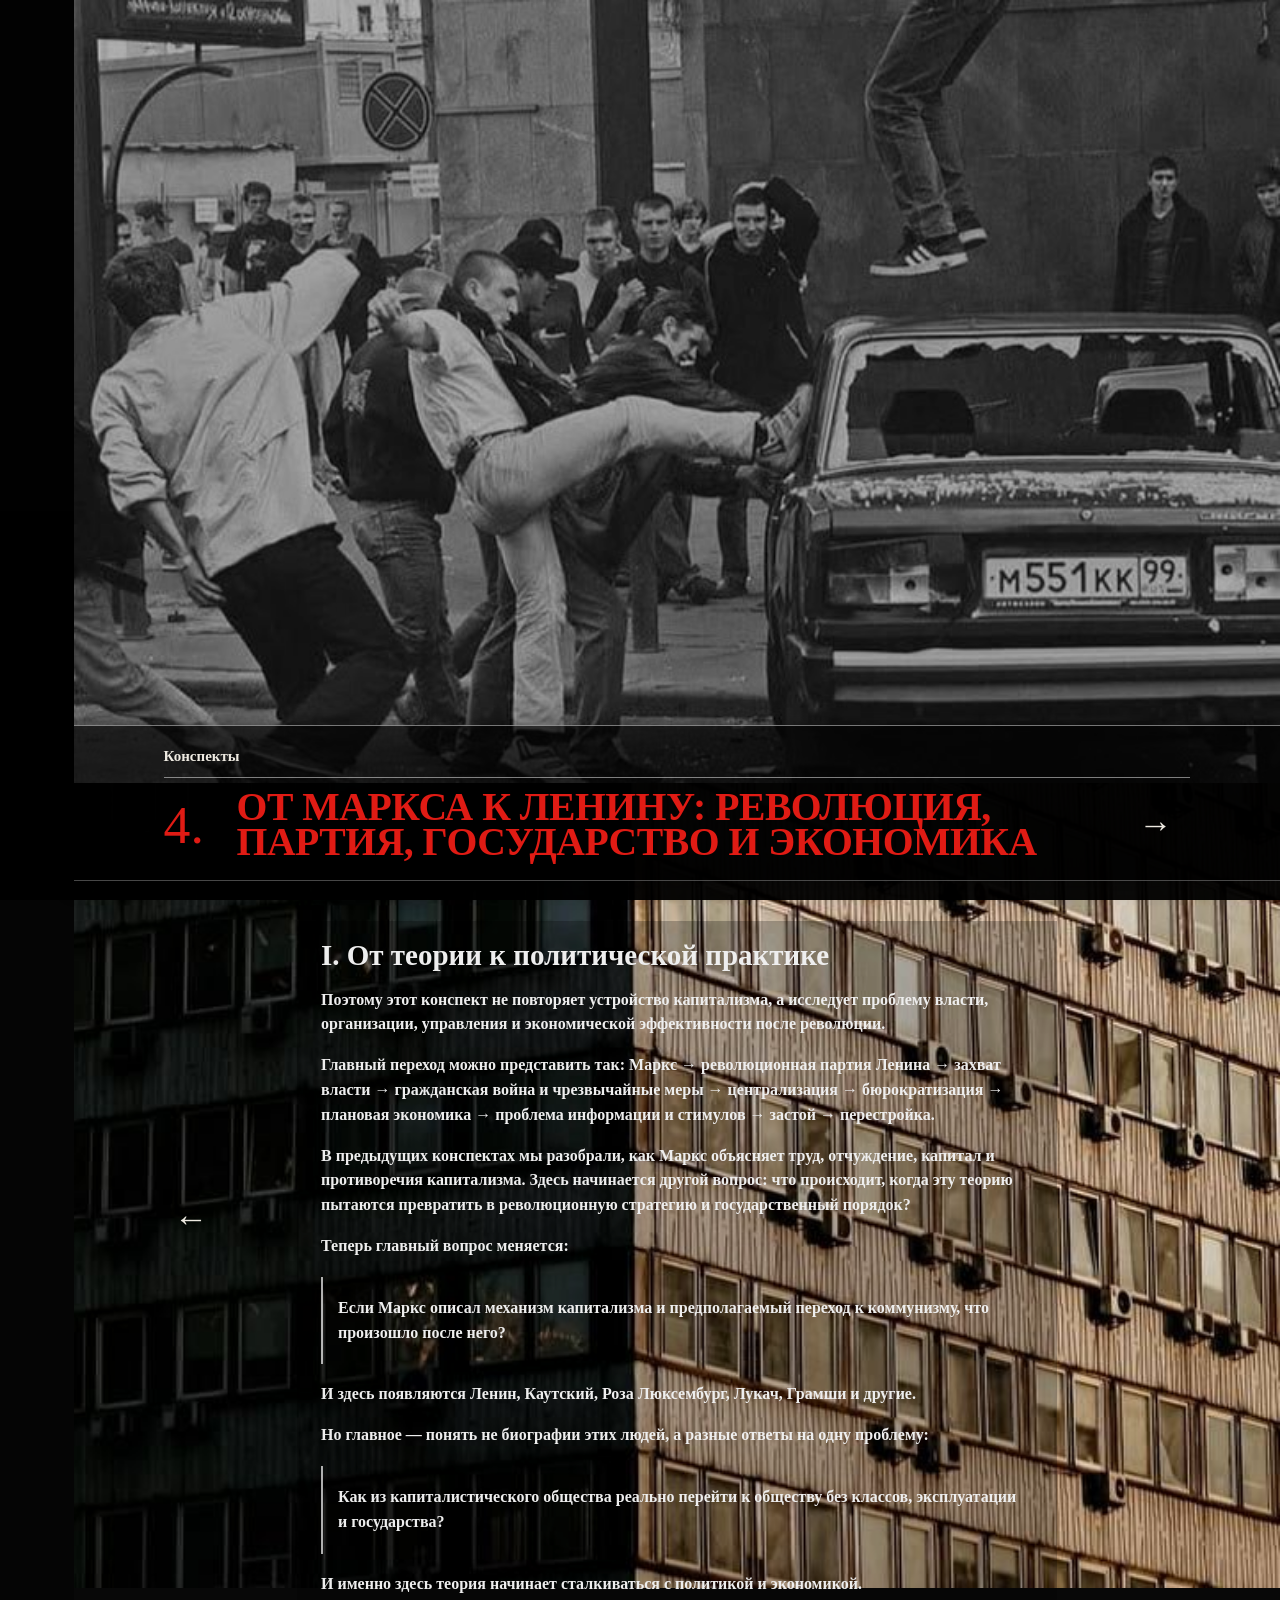
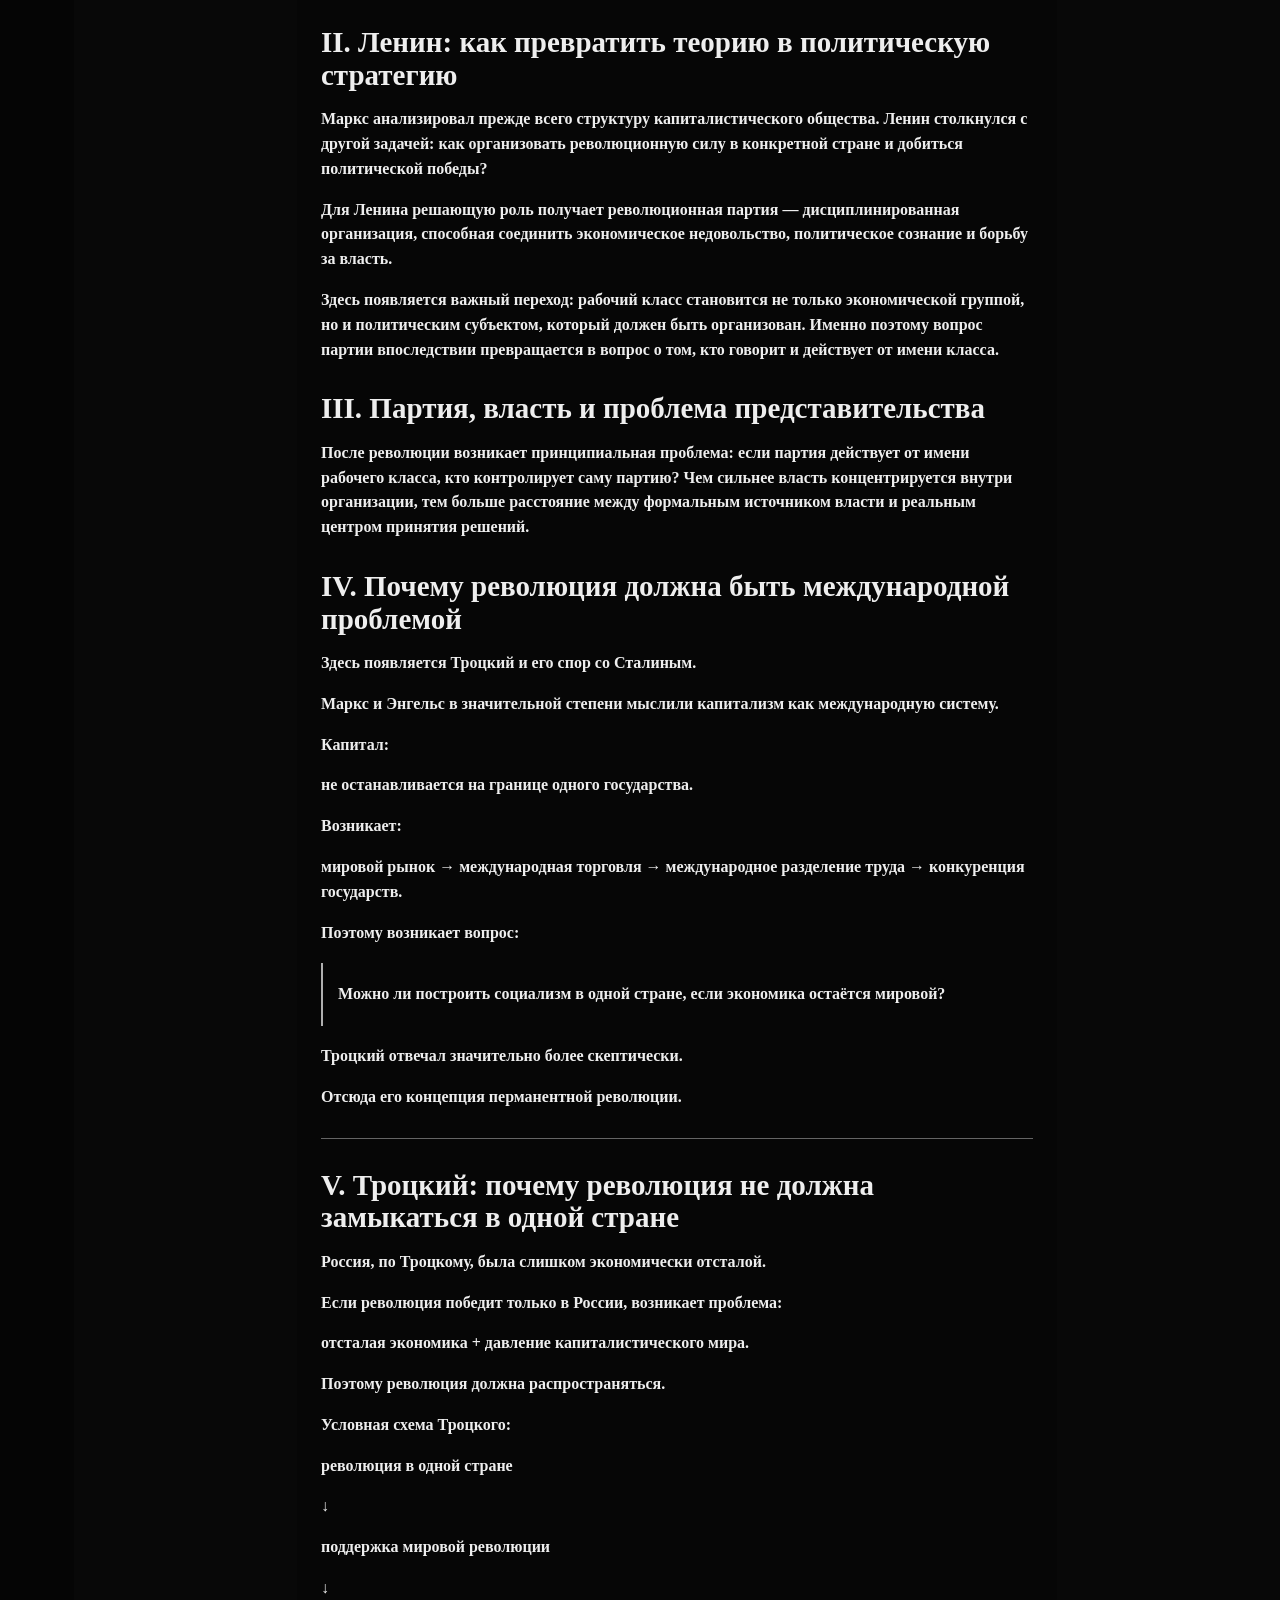
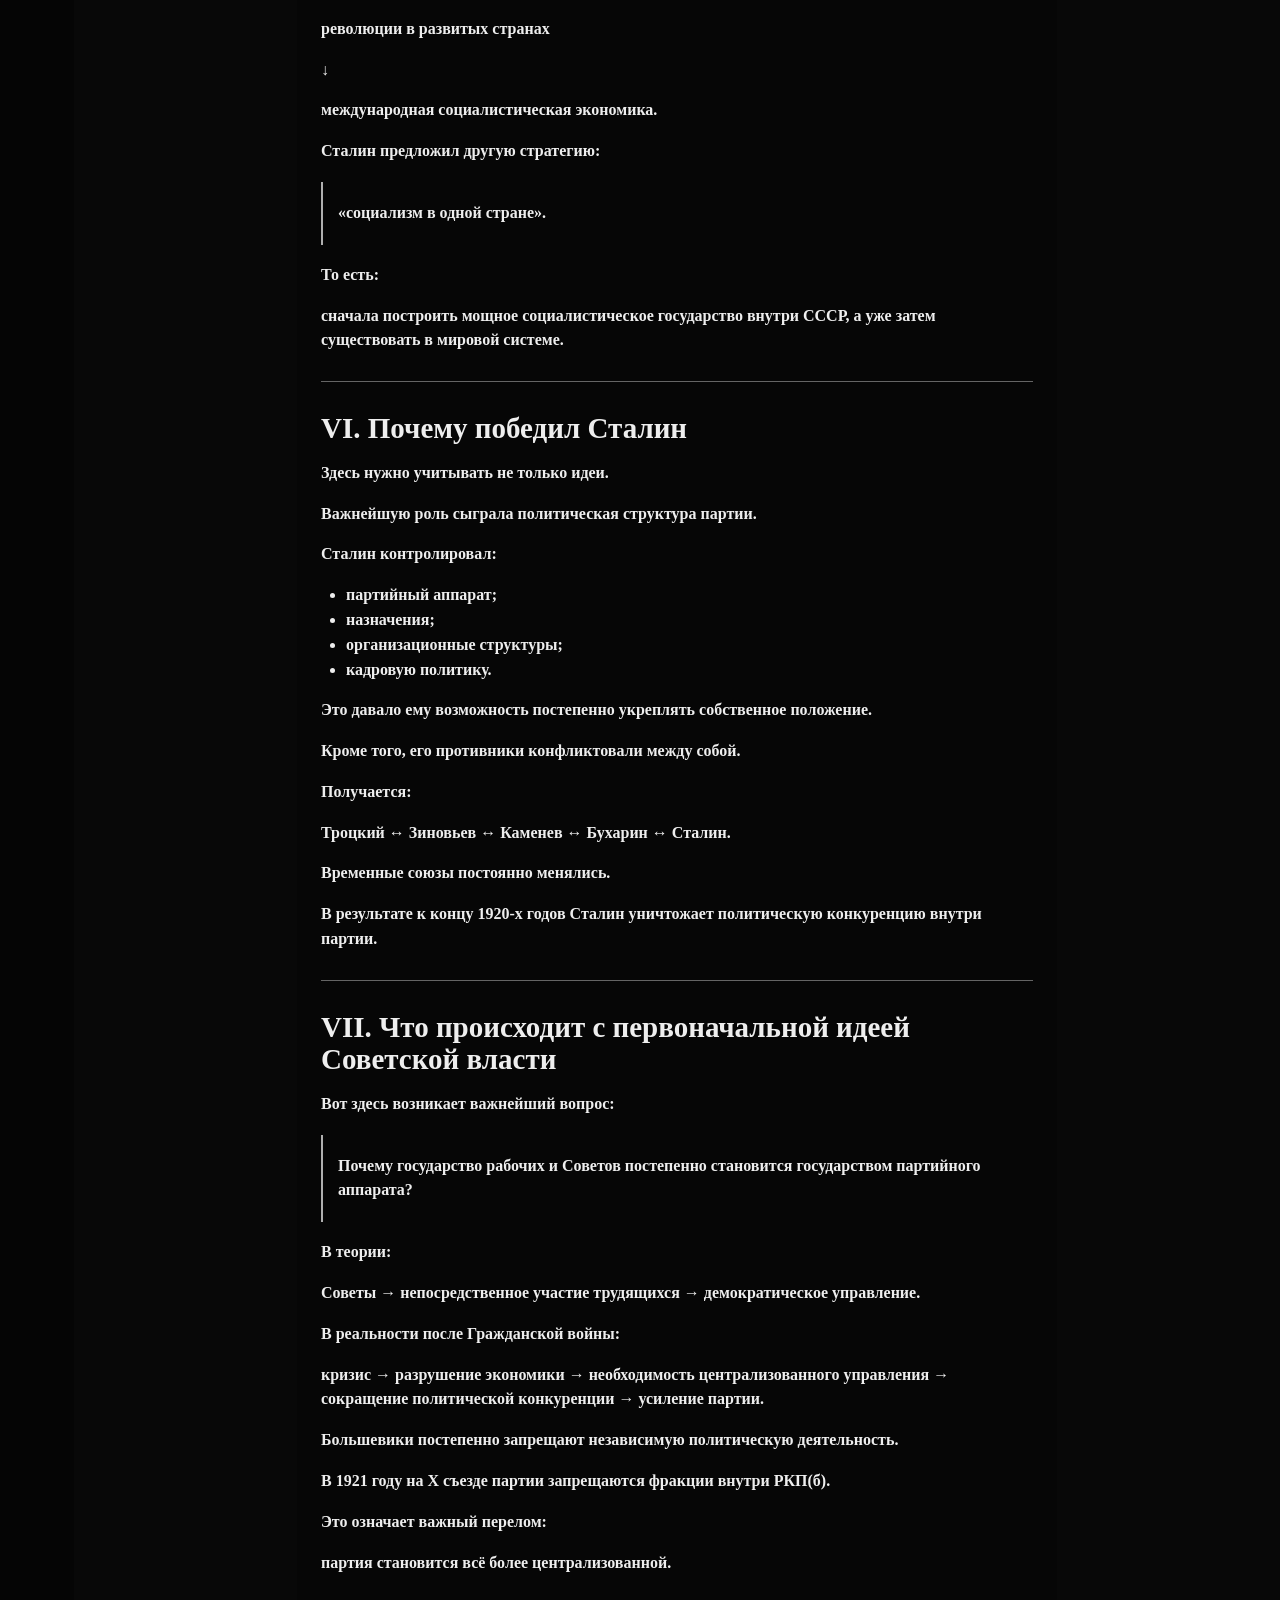
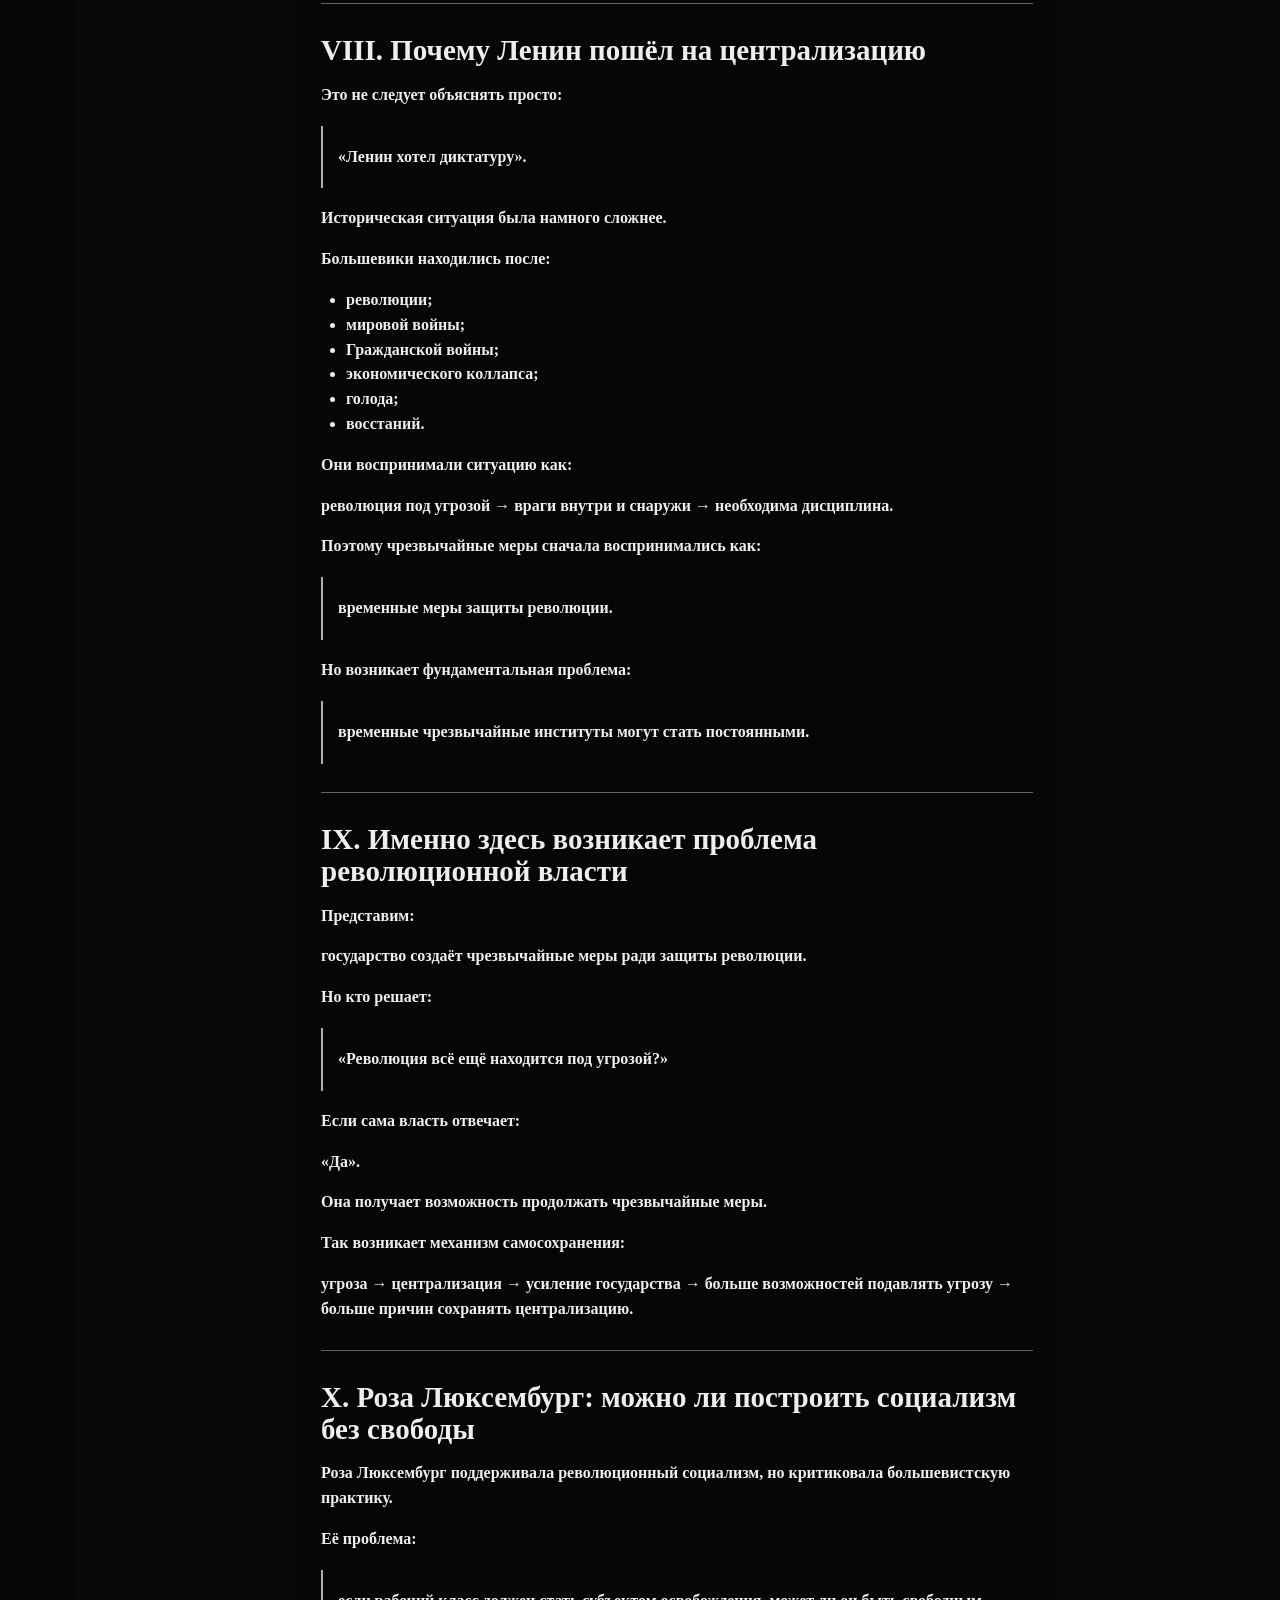
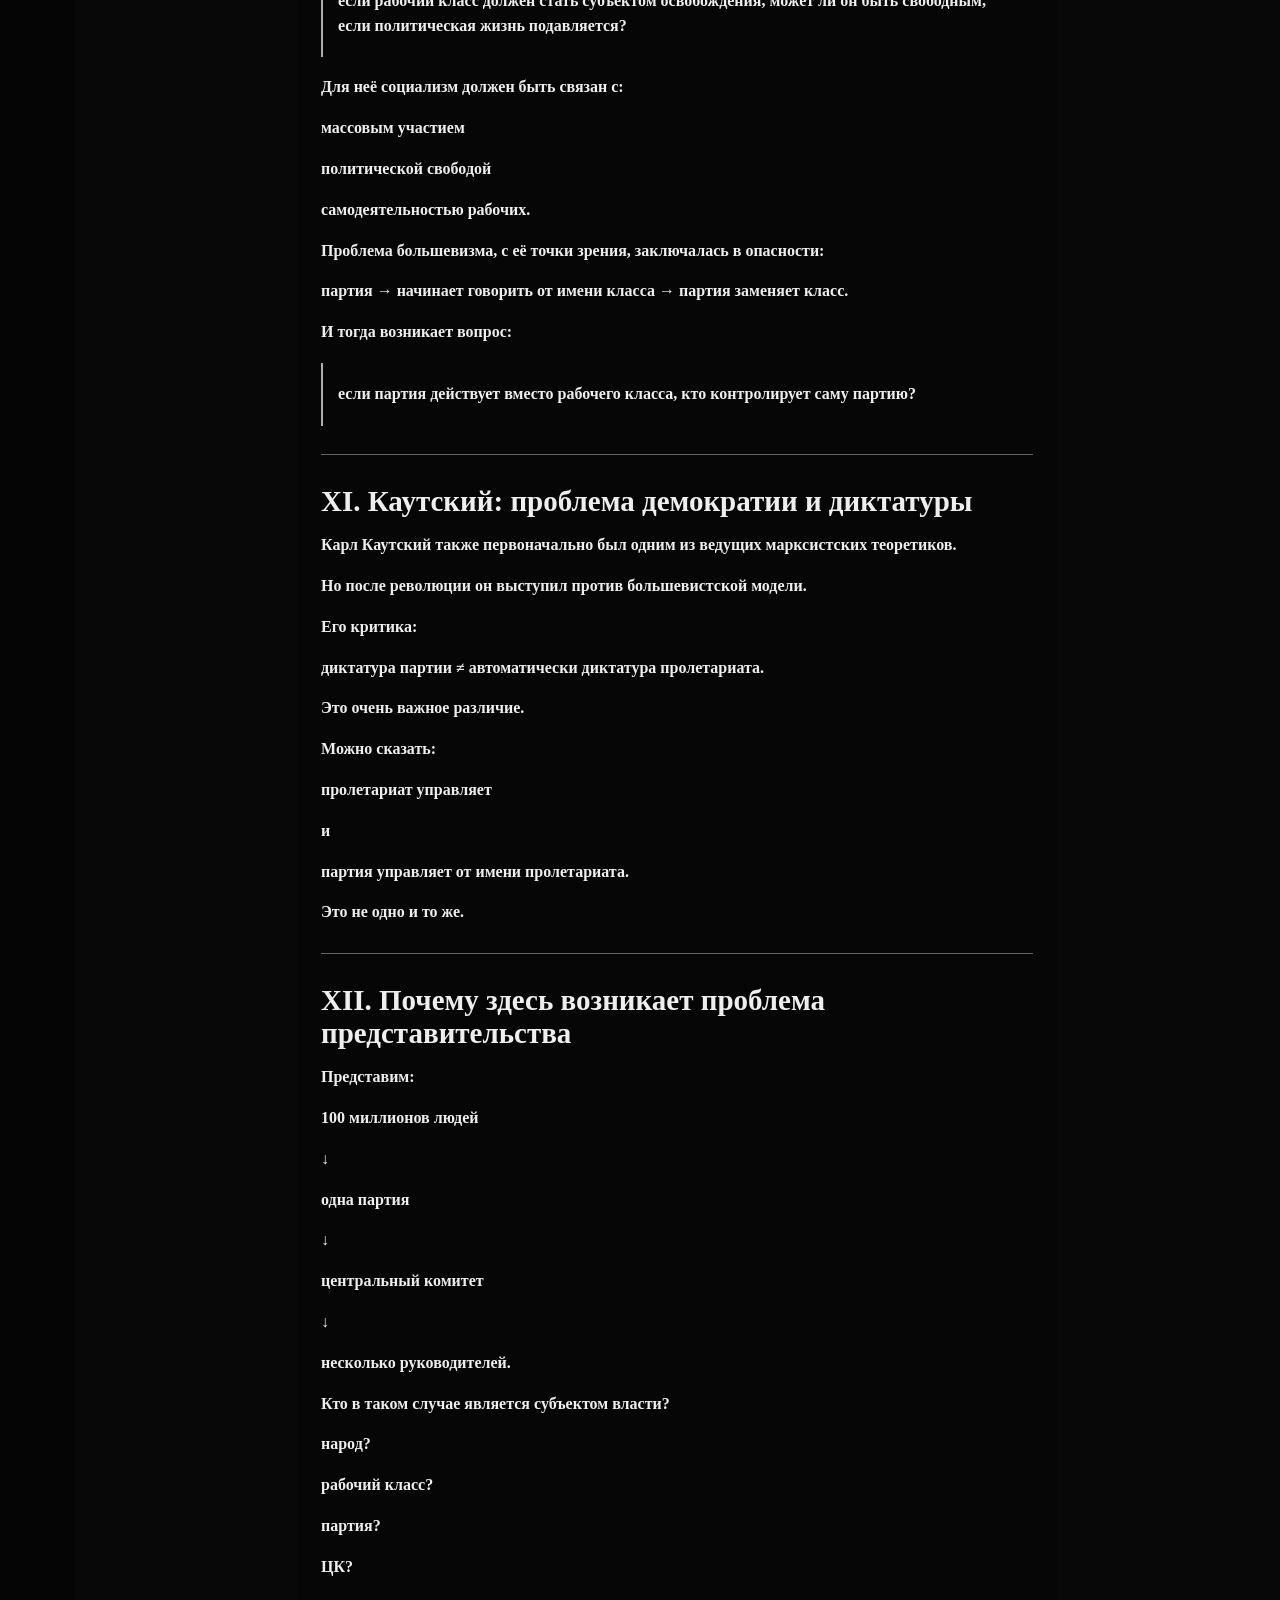
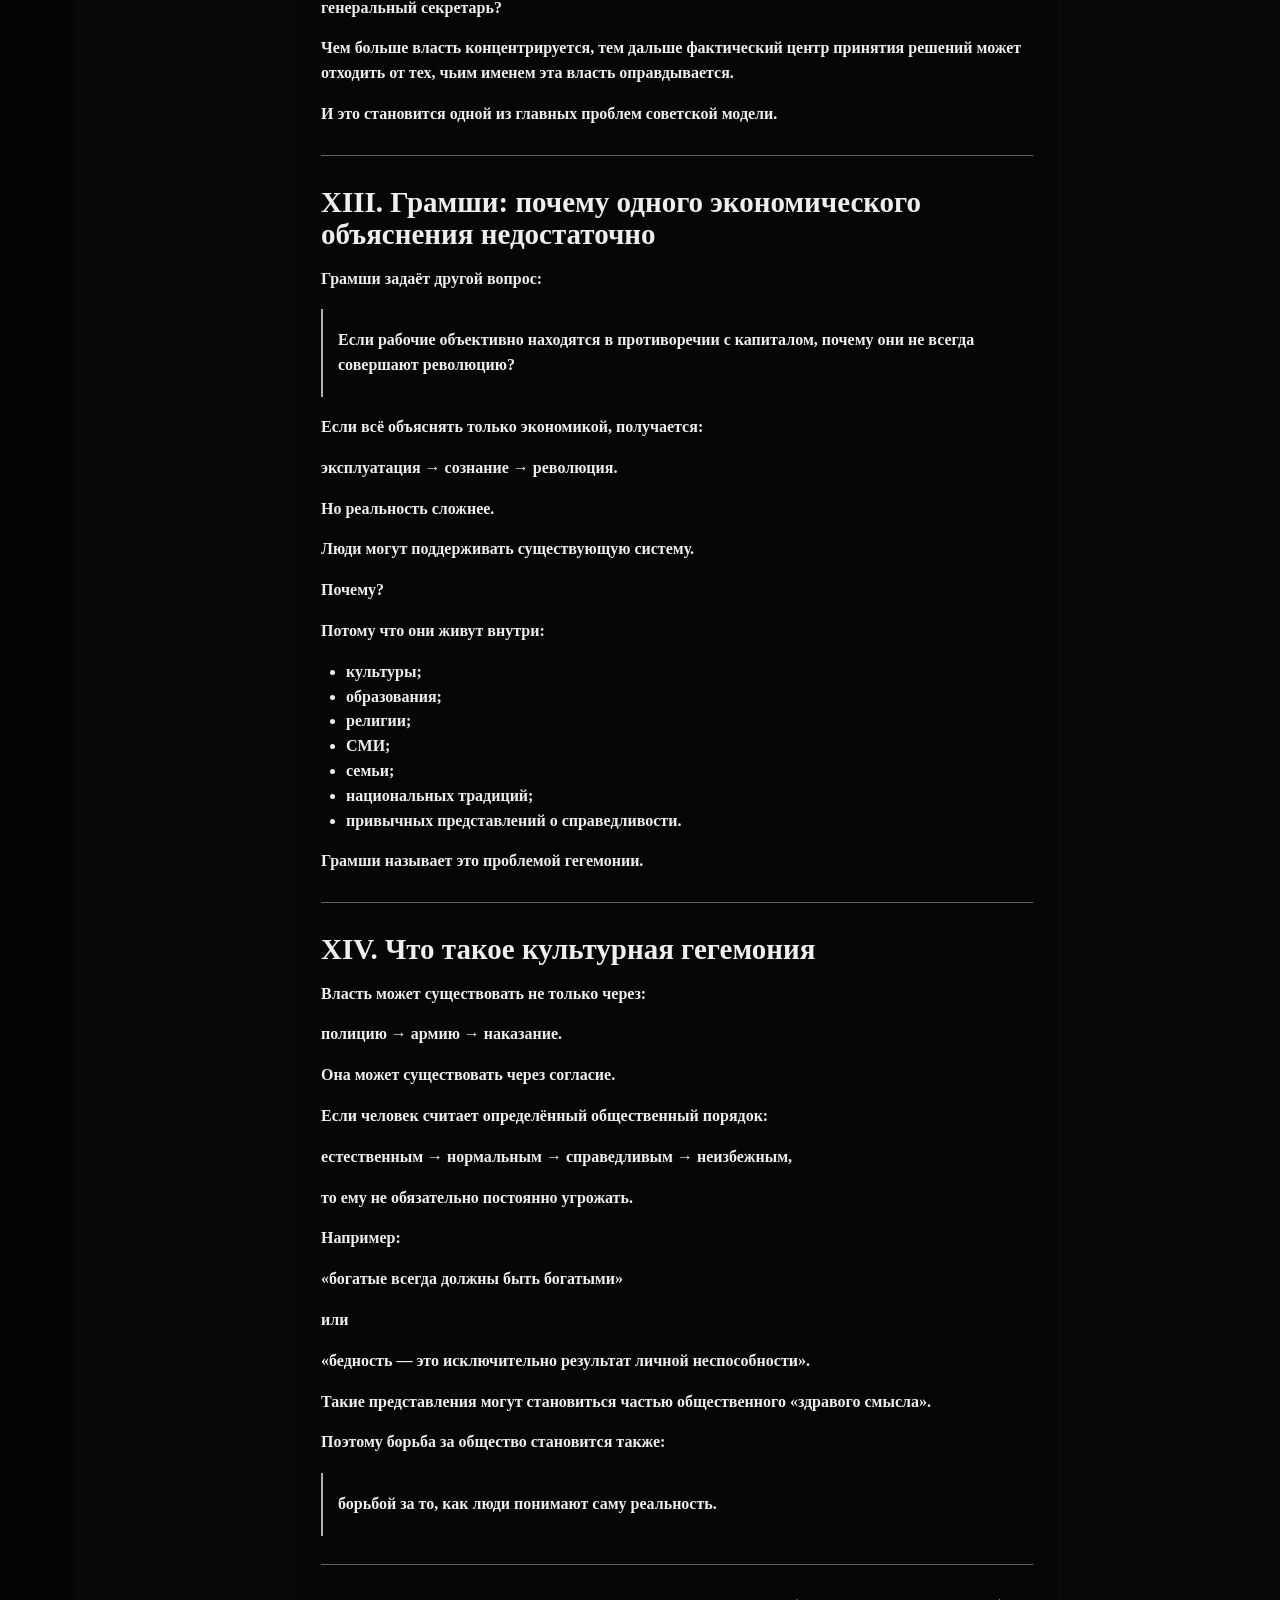
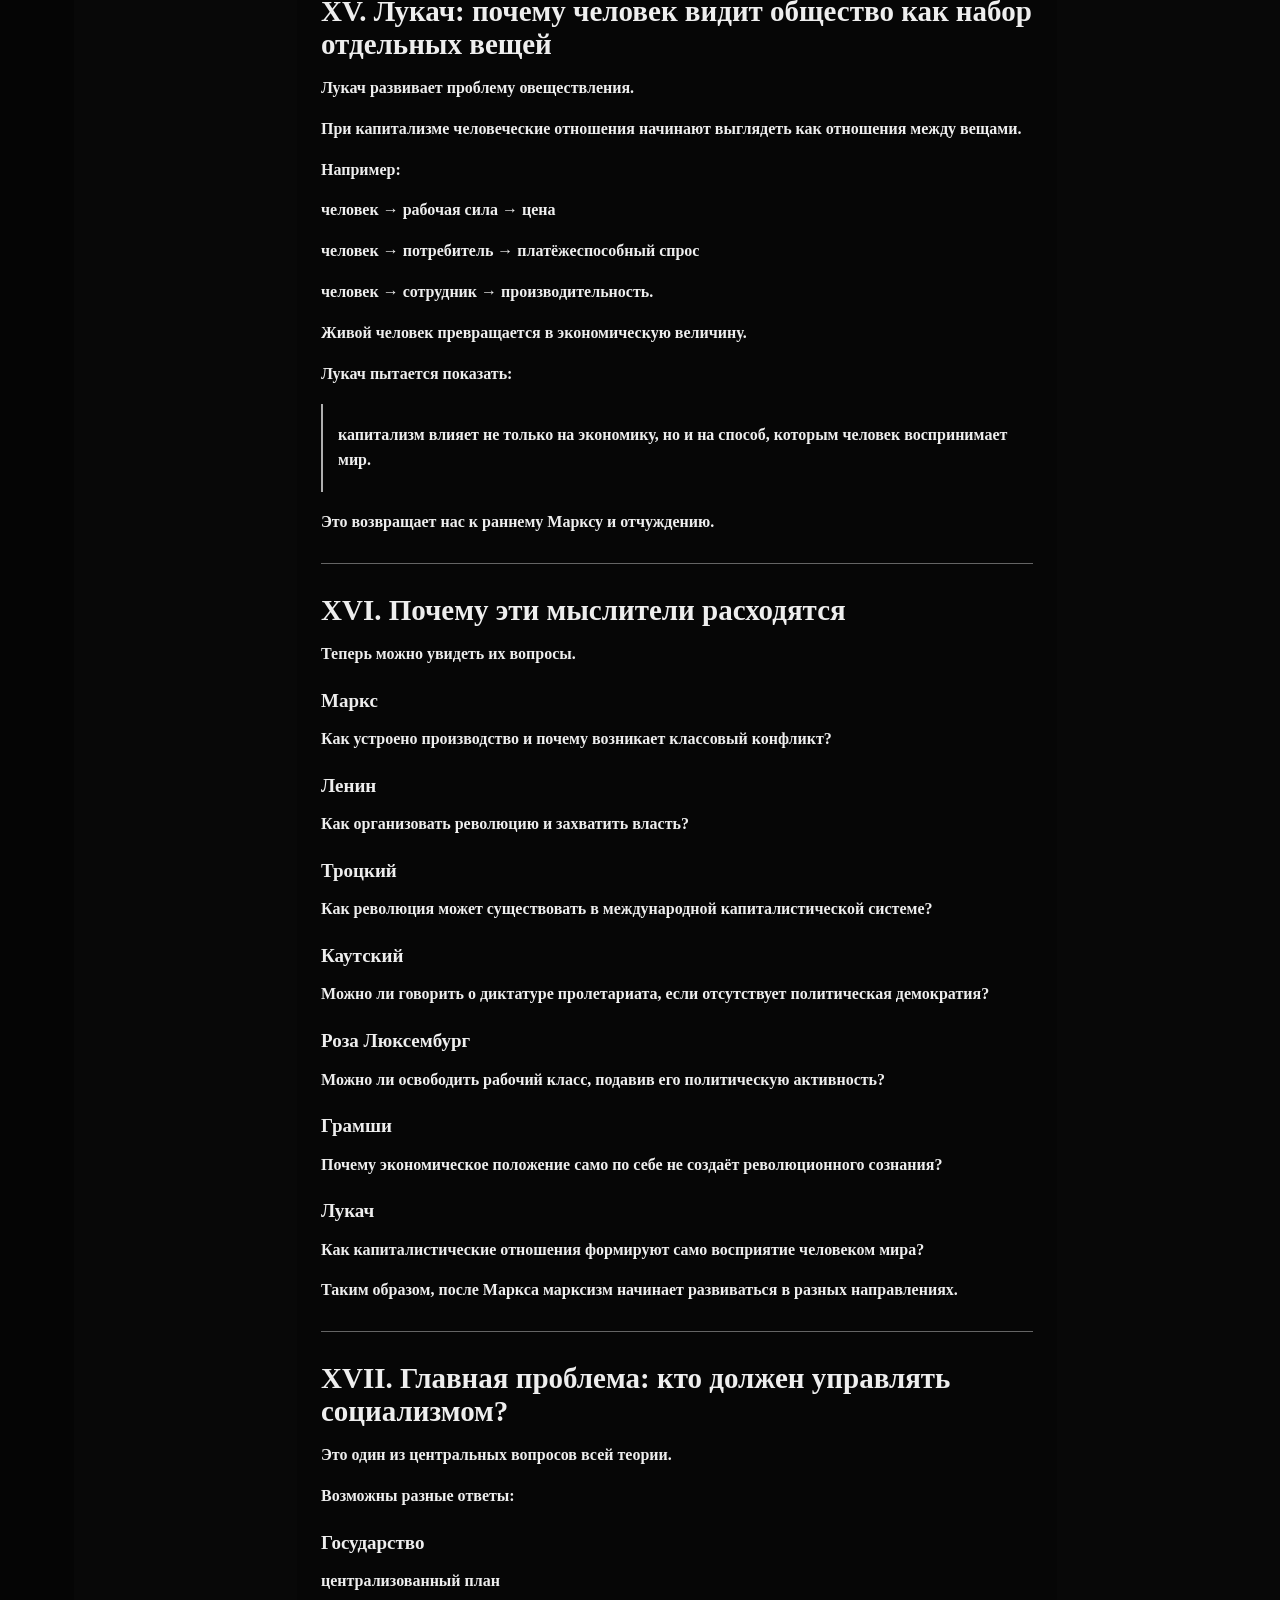
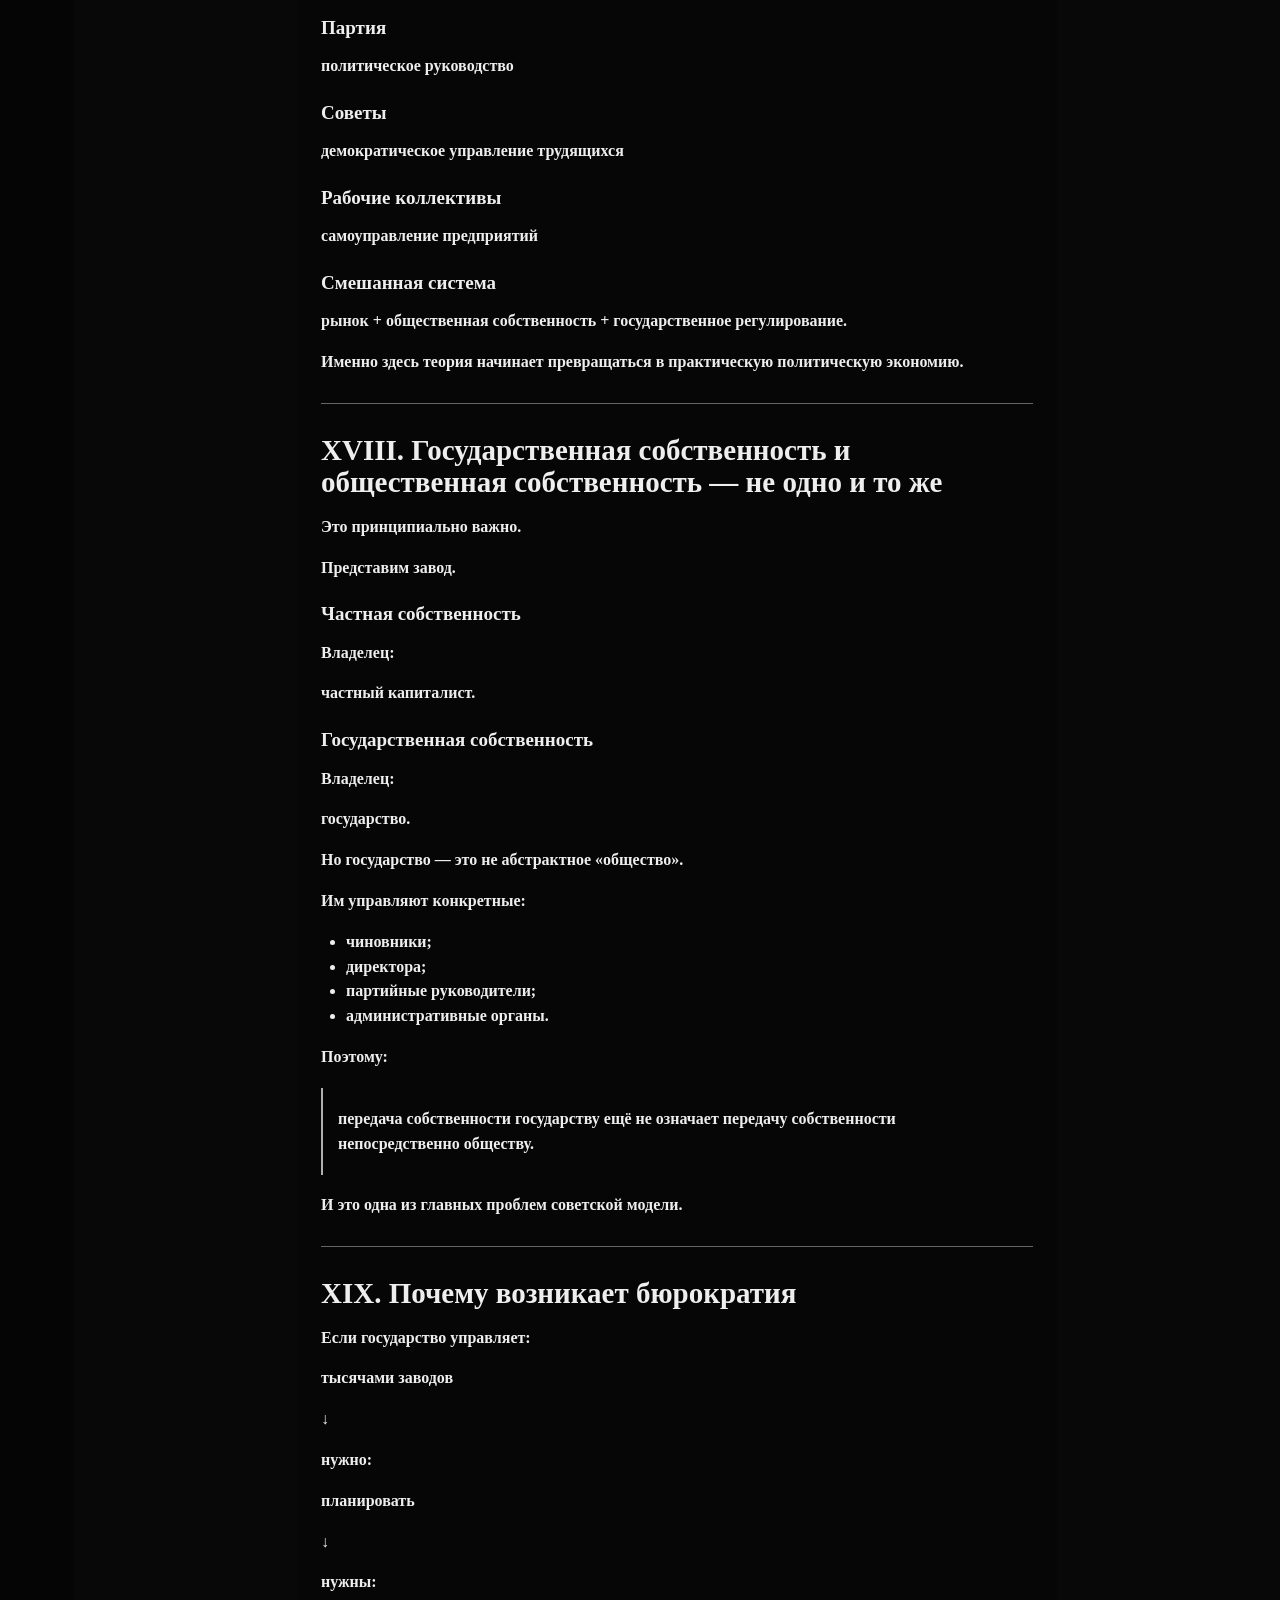
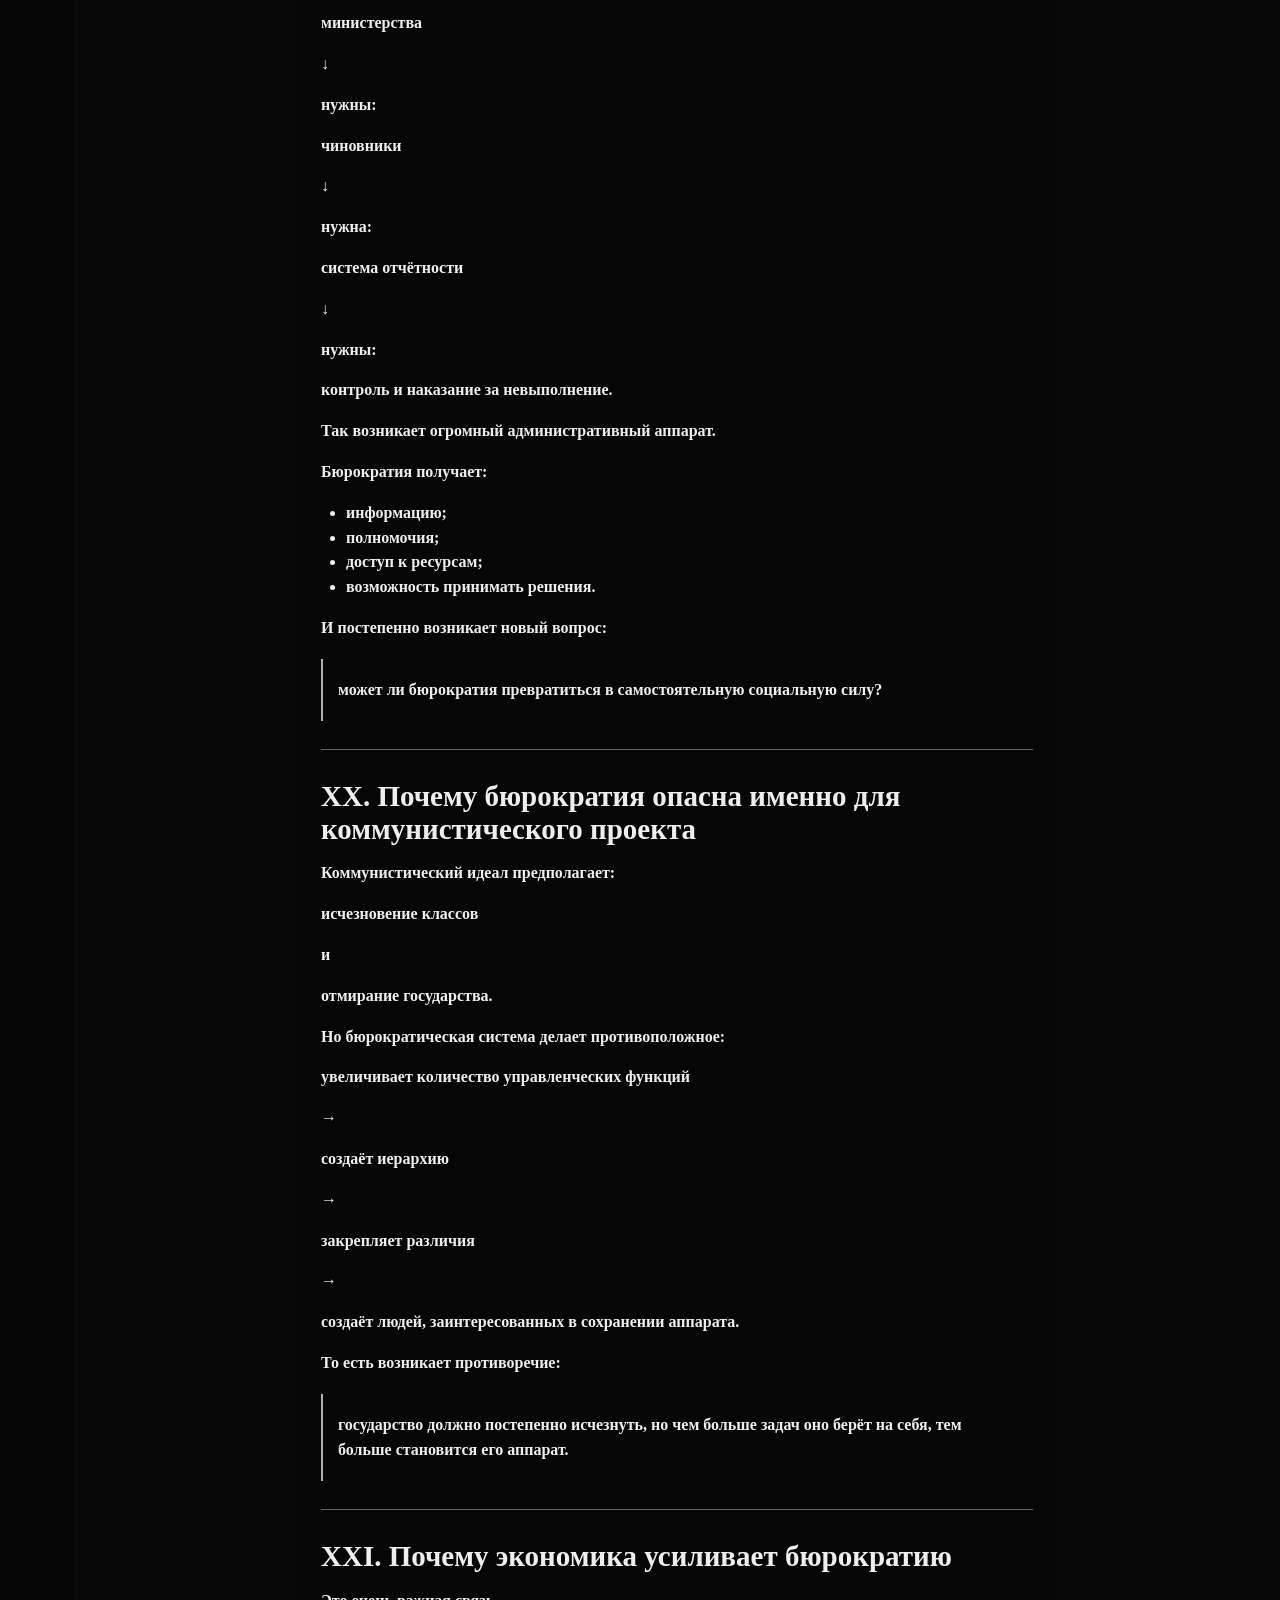
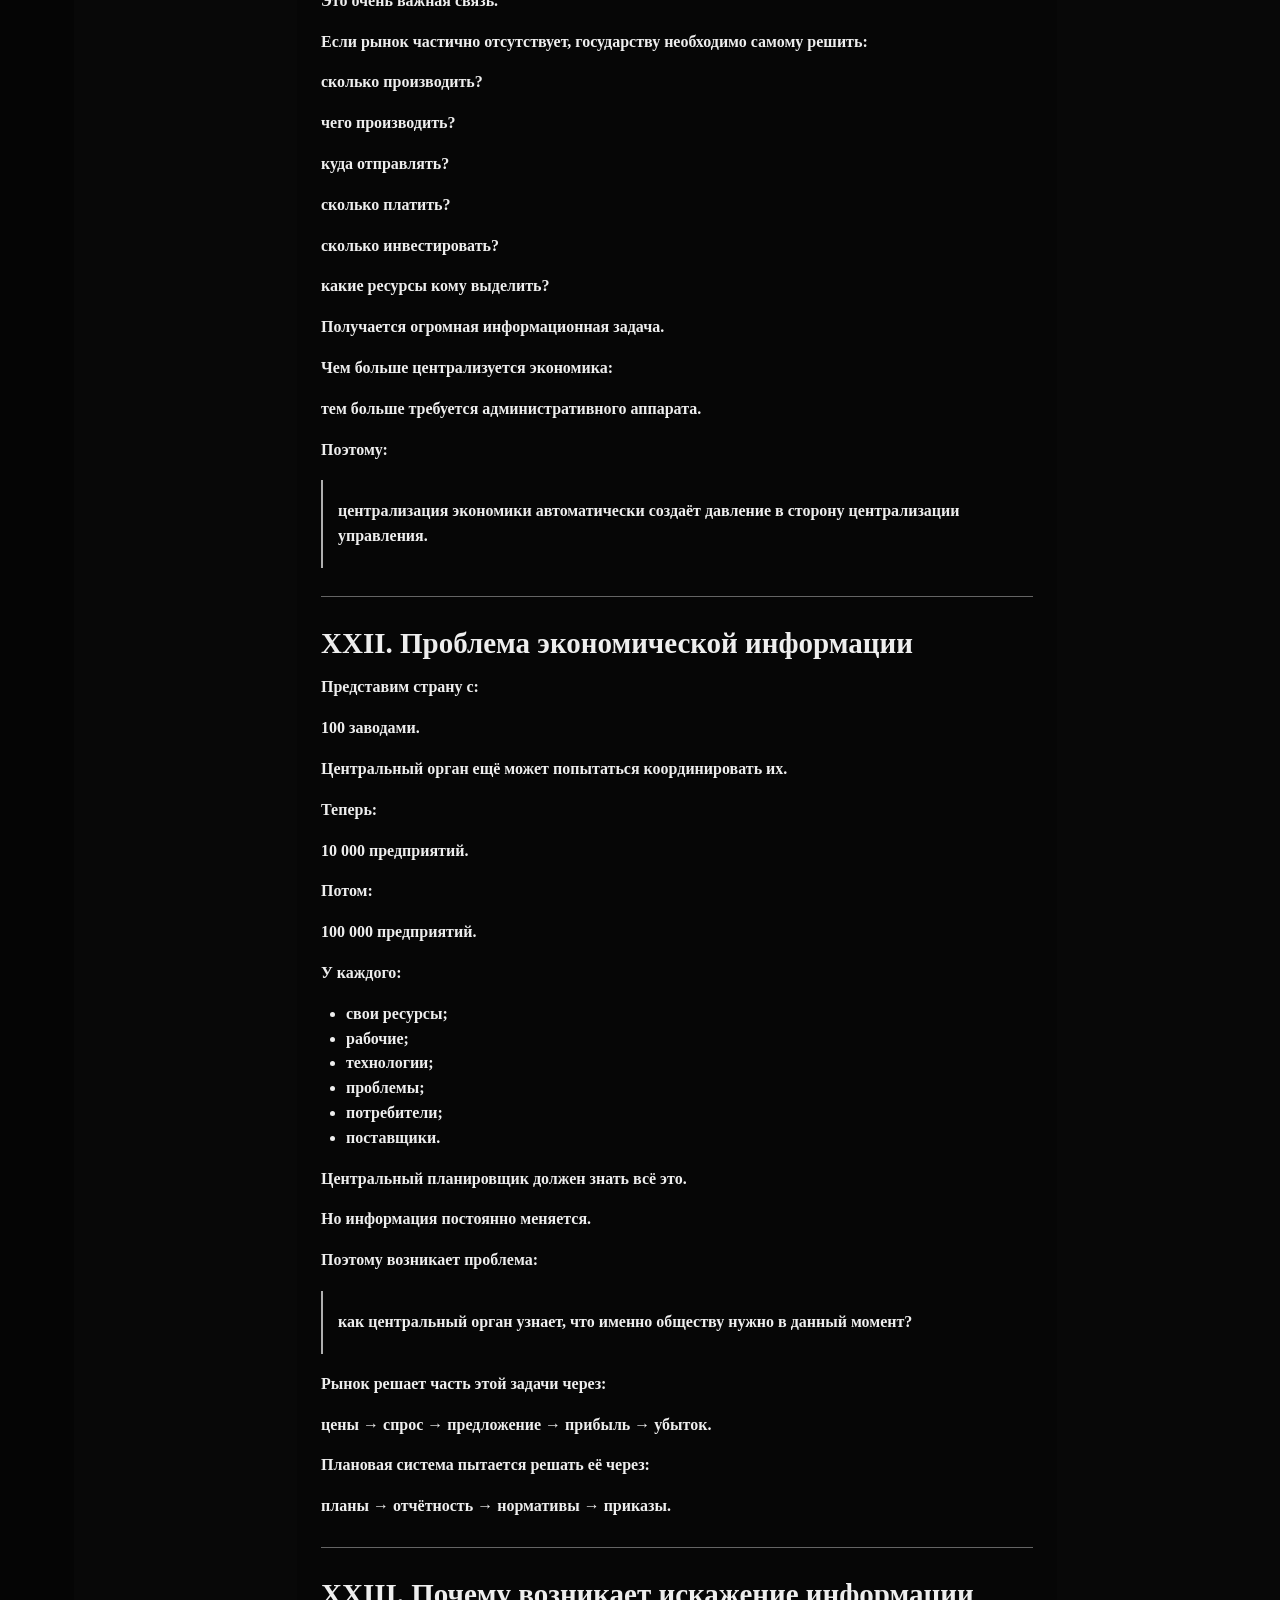
<file: note-4.html>
<!DOCTYPE html>

<html lang="ru">
<head>
<meta charset="utf-8"/>
<meta content="width=device-width, initial-scale=1" name="viewport"/>
<title>От Маркса к Ленину: революция, партия, государство и экономика</title>
<link href="style.css" rel="stylesheet"/>
</head>
<body>
<div class="site-shell">
<aside class="sidebar">
<div class="brand-mark">★</div>
<div class="brand">ИСТОРИЯ<br/>ИДЕИ<br/>ОБЩЕСТВО</div>
<nav>
<a href="index.html">ГЛАВНАЯ</a>
<a href="notes.html">ВСЕ ЗАМЕТКИ</a>
</nav>
<div class="sidebar-bottom">ЗНАНИЕ —<br/>НАШЕ ОРУЖИЕ</div>
</aside>
<main class="note-page" style="--note-bg: url('654147914661196883.jpg');">
<header class="note-hero">
<img alt="" src="note-4.jpg"/>
<div class="hero-overlay"></div>
<div class="hero-title">
<span>КОНСПЕКТ №04</span>
<h1>От Маркса к Ленину: революция, партия, государство и экономика</h1>
</div>
</header>
<div class="feed-note-head">
  <div class="feed-kicker">Конспекты</div>
  <div class="feed-rule"></div>
  <div class="feed-row">
    <span class="feed-number">4.</span>
    <span class="feed-title">ОТ МАРКСА К ЛЕНИНУ: РЕВОЛЮЦИЯ, ПАРТИЯ, ГОСУДАРСТВО И ЭКОНОМИКА</span>
    <a class="feed-arrow" href="note-5.html" aria-label="Следующий конспект">→</a>
  </div>
</div>
<a class="feed-back" href="notes.html">←</a>
<article class="content"><h1>I. От теории к политической практике</h1><p>Поэтому этот конспект не повторяет устройство капитализма, а исследует <strong>проблему власти, организации, управления и экономической эффективности после революции</strong>.</p><p>Главный переход можно представить так: Маркс → революционная партия Ленина → захват власти → гражданская война и чрезвычайные меры → централизация → бюрократизация → плановая экономика → проблема информации и стимулов → застой → перестройка.</p><p>В предыдущих конспектах мы разобрали, как Маркс объясняет труд, отчуждение, капитал и противоречия капитализма. Здесь начинается другой вопрос: <strong>что происходит, когда эту теорию пытаются превратить в революционную стратегию и государственный порядок?</strong></p>
<p>Теперь главный вопрос меняется:</p>
<blockquote>
<p><strong>Если Маркс описал механизм капитализма и предполагаемый переход к коммунизму, что произошло после него?</strong></p>
</blockquote>
<p>И здесь появляются Ленин, Каутский, Роза Люксембург, Лукач, Грамши и другие.</p>
<p>Но главное — понять не биографии этих людей, а <strong>разные ответы на одну проблему</strong>:</p>
<blockquote>
<p><strong>Как из капиталистического общества реально перейти к обществу без классов, эксплуатации и государства?</strong></p>
</blockquote>
<p>И именно здесь теория начинает сталкиваться с политикой и экономикой.</p>
<h1>II. Ленин: как превратить теорию в политическую стратегию</h1><p>Маркс анализировал прежде всего структуру капиталистического общества. Ленин столкнулся с другой задачей: <strong>как организовать революционную силу в конкретной стране и добиться политической победы?</strong></p><p>Для Ленина решающую роль получает революционная партия — дисциплинированная организация, способная соединить экономическое недовольство, политическое сознание и борьбу за власть.</p><p>Здесь появляется важный переход: рабочий класс становится не только экономической группой, но и <strong>политическим субъектом</strong>, который должен быть организован. Именно поэтому вопрос партии впоследствии превращается в вопрос о том, кто говорит и действует от имени класса.</p><h1>III. Партия, власть и проблема представительства</h1><p>После революции возникает принципиальная проблема: если партия действует от имени рабочего класса, <strong>кто контролирует саму партию?</strong> Чем сильнее власть концентрируется внутри организации, тем больше расстояние между формальным источником власти и реальным центром принятия решений.</p><h1>IV. Почему революция должна быть международной проблемой</h1>
<p>Здесь появляется Троцкий и его спор со Сталиным.</p>
<p>Маркс и Энгельс в значительной степени мыслили капитализм как <strong>международную систему</strong>.</p>
<p>Капитал:</p>
<p><strong>не останавливается на границе одного государства.</strong></p>
<p>Возникает:</p>
<p><strong>мировой рынок → международная торговля → международное разделение труда → конкуренция государств.</strong></p>
<p>Поэтому возникает вопрос:</p>
<blockquote>
<p><strong>Можно ли построить социализм в одной стране, если экономика остаётся мировой?</strong></p>
</blockquote>
<p>Троцкий отвечал значительно более скептически.</p>
<p>Отсюда его концепция <strong>перманентной революции</strong>.</p>
<hr/>
<h1>V. Троцкий: почему революция не должна замыкаться в одной стране</h1>
<p>Россия, по Троцкому, была слишком экономически отсталой.</p>
<p>Если революция победит только в России, возникает проблема:</p>
<p><strong>отсталая экономика + давление капиталистического мира.</strong></p>
<p>Поэтому революция должна распространяться.</p>
<p>Условная схема Троцкого:</p>
<p><strong>революция в одной стране</strong></p>
<p>↓</p>
<p><strong>поддержка мировой революции</strong></p>
<p>↓</p>
<p><strong>революции в развитых странах</strong></p>
<p>↓</p>
<p><strong>международная социалистическая экономика.</strong></p>
<p>Сталин предложил другую стратегию:</p>
<blockquote>
<p><strong>«социализм в одной стране».</strong></p>
</blockquote>
<p>То есть:</p>
<p><strong>сначала построить мощное социалистическое государство внутри СССР</strong>, а уже затем существовать в мировой системе.</p>
<hr/>
<h1>VI. Почему победил Сталин</h1>
<p>Здесь нужно учитывать не только идеи.</p>
<p>Важнейшую роль сыграла <strong>политическая структура партии</strong>.</p>
<p>Сталин контролировал:</p>
<ul>
<li>партийный аппарат;</li>
<li>назначения;</li>
<li>организационные структуры;</li>
<li>кадровую политику.</li>
</ul>
<p>Это давало ему возможность постепенно укреплять собственное положение.</p>
<p>Кроме того, его противники конфликтовали между собой.</p>
<p>Получается:</p>
<p><strong>Троцкий ↔ Зиновьев ↔ Каменев ↔ Бухарин ↔ Сталин.</strong></p>
<p>Временные союзы постоянно менялись.</p>
<p>В результате к концу 1920-х годов Сталин уничтожает политическую конкуренцию внутри партии.</p>
<hr/>
<h1>VII. Что происходит с первоначальной идеей Советской власти</h1>
<p>Вот здесь возникает важнейший вопрос:</p>
<blockquote>
<p><strong>Почему государство рабочих и Советов постепенно становится государством партийного аппарата?</strong></p>
</blockquote>
<p>В теории:</p>
<p><strong>Советы → непосредственное участие трудящихся → демократическое управление.</strong></p>
<p>В реальности после Гражданской войны:</p>
<p><strong>кризис → разрушение экономики → необходимость централизованного управления → сокращение политической конкуренции → усиление партии.</strong></p>
<p>Большевики постепенно запрещают независимую политическую деятельность.</p>
<p>В <strong>1921 году</strong> на X съезде партии запрещаются фракции внутри РКП(б).</p>
<p>Это означает важный перелом:</p>
<p><strong>партия становится всё более централизованной.</strong></p>
<hr/>
<h1>VIII. Почему Ленин пошёл на централизацию</h1>
<p>Это не следует объяснять просто:</p>
<blockquote>
<p><strong>«Ленин хотел диктатуру».</strong></p>
</blockquote>
<p>Историческая ситуация была намного сложнее.</p>
<p>Большевики находились после:</p>
<ul>
<li>революции;</li>
<li>мировой войны;</li>
<li>Гражданской войны;</li>
<li>экономического коллапса;</li>
<li>голода;</li>
<li>восстаний.</li>
</ul>
<p>Они воспринимали ситуацию как:</p>
<p><strong>революция под угрозой → враги внутри и снаружи → необходима дисциплина.</strong></p>
<p>Поэтому чрезвычайные меры сначала воспринимались как:</p>
<blockquote>
<p><strong>временные меры защиты революции.</strong></p>
</blockquote>
<p>Но возникает фундаментальная проблема:</p>
<blockquote>
<p><strong>временные чрезвычайные институты могут стать постоянными.</strong></p>
</blockquote>
<hr/>
<h1>IX. Именно здесь возникает проблема революционной власти</h1>
<p>Представим:</p>
<p><strong>государство создаёт чрезвычайные меры ради защиты революции.</strong></p>
<p>Но кто решает:</p>
<blockquote>
<p><strong>«Революция всё ещё находится под угрозой?»</strong></p>
</blockquote>
<p>Если сама власть отвечает:</p>
<p><strong>«Да».</strong></p>
<p>Она получает возможность продолжать чрезвычайные меры.</p>
<p>Так возникает механизм самосохранения:</p>
<p><strong>угроза → централизация → усиление государства → больше возможностей подавлять угрозу → больше причин сохранять централизацию.</strong></p>
<hr/>
<h1>X. Роза Люксембург: можно ли построить социализм без свободы</h1>
<p>Роза Люксембург поддерживала революционный социализм, но критиковала большевистскую практику.</p>
<p>Её проблема:</p>
<blockquote>
<p><strong>если рабочий класс должен стать субъектом освобождения, может ли он быть свободным, если политическая жизнь подавляется?</strong></p>
</blockquote>
<p>Для неё социализм должен быть связан с:</p>
<p><strong>массовым участием</strong></p>
<p><strong>политической свободой</strong></p>
<p><strong>самодеятельностью рабочих.</strong></p>
<p>Проблема большевизма, с её точки зрения, заключалась в опасности:</p>
<p><strong>партия → начинает говорить от имени класса → партия заменяет класс.</strong></p>
<p>И тогда возникает вопрос:</p>
<blockquote>
<p><strong>если партия действует вместо рабочего класса, кто контролирует саму партию?</strong></p>
</blockquote>
<hr/>
<h1>XI. Каутский: проблема демократии и диктатуры</h1>
<p>Карл Каутский также первоначально был одним из ведущих марксистских теоретиков.</p>
<p>Но после революции он выступил против большевистской модели.</p>
<p>Его критика:</p>
<p><strong>диктатура партии ≠ автоматически диктатура пролетариата.</strong></p>
<p>Это очень важное различие.</p>
<p>Можно сказать:</p>
<p><strong>пролетариат управляет</strong></p>
<p>и</p>
<p><strong>партия управляет от имени пролетариата.</strong></p>
<p>Это не одно и то же.</p>
<hr/>
<h1>XII. Почему здесь возникает проблема представительства</h1>
<p>Представим:</p>
<p><strong>100 миллионов людей</strong></p>
<p>↓</p>
<p>одна партия</p>
<p>↓</p>
<p>центральный комитет</p>
<p>↓</p>
<p>несколько руководителей.</p>
<p>Кто в таком случае является субъектом власти?</p>
<p><strong>народ?</strong></p>
<p><strong>рабочий класс?</strong></p>
<p><strong>партия?</strong></p>
<p><strong>ЦК?</strong></p>
<p><strong>генеральный секретарь?</strong></p>
<p>Чем больше власть концентрируется, тем дальше фактический центр принятия решений может отходить от тех, чьим именем эта власть оправдывается.</p>
<p>И это становится одной из главных проблем советской модели.</p>
<hr/>
<h1>XIII. Грамши: почему одного экономического объяснения недостаточно</h1>
<p>Грамши задаёт другой вопрос:</p>
<blockquote>
<p><strong>Если рабочие объективно находятся в противоречии с капиталом, почему они не всегда совершают революцию?</strong></p>
</blockquote>
<p>Если всё объяснять только экономикой, получается:</p>
<p><strong>эксплуатация → сознание → революция.</strong></p>
<p>Но реальность сложнее.</p>
<p>Люди могут поддерживать существующую систему.</p>
<p>Почему?</p>
<p>Потому что они живут внутри:</p>
<ul>
<li>культуры;</li>
<li>образования;</li>
<li>религии;</li>
<li>СМИ;</li>
<li>семьи;</li>
<li>национальных традиций;</li>
<li>привычных представлений о справедливости.</li>
</ul>
<p>Грамши называет это проблемой <strong>гегемонии</strong>.</p>
<hr/>
<h1>XIV. Что такое культурная гегемония</h1>
<p>Власть может существовать не только через:</p>
<p><strong>полицию → армию → наказание.</strong></p>
<p>Она может существовать через согласие.</p>
<p>Если человек считает определённый общественный порядок:</p>
<p><strong>естественным → нормальным → справедливым → неизбежным,</strong></p>
<p>то ему не обязательно постоянно угрожать.</p>
<p>Например:</p>
<p><strong>«богатые всегда должны быть богатыми»</strong></p>
<p>или</p>
<p><strong>«бедность — это исключительно результат личной неспособности».</strong></p>
<p>Такие представления могут становиться частью общественного «здравого смысла».</p>
<p>Поэтому борьба за общество становится также:</p>
<blockquote>
<p><strong>борьбой за то, как люди понимают саму реальность.</strong></p>
</blockquote>
<hr/>
<h1>XV. Лукач: почему человек видит общество как набор отдельных вещей</h1>
<p>Лукач развивает проблему <strong>овеществления</strong>.</p>
<p>При капитализме человеческие отношения начинают выглядеть как отношения между вещами.</p>
<p>Например:</p>
<p><strong>человек → рабочая сила → цена</strong></p>
<p><strong>человек → потребитель → платёжеспособный спрос</strong></p>
<p><strong>человек → сотрудник → производительность.</strong></p>
<p>Живой человек превращается в экономическую величину.</p>
<p>Лукач пытается показать:</p>
<blockquote>
<p><strong>капитализм влияет не только на экономику, но и на способ, которым человек воспринимает мир.</strong></p>
</blockquote>
<p>Это возвращает нас к раннему Марксу и отчуждению.</p>
<hr/>
<h1>XVI. Почему эти мыслители расходятся</h1>
<p>Теперь можно увидеть их вопросы.</p>
<h3>Маркс</h3>
<p><strong>Как устроено производство и почему возникает классовый конфликт?</strong></p>
<h3>Ленин</h3>
<p><strong>Как организовать революцию и захватить власть?</strong></p>
<h3>Троцкий</h3>
<p><strong>Как революция может существовать в международной капиталистической системе?</strong></p>
<h3>Каутский</h3>
<p><strong>Можно ли говорить о диктатуре пролетариата, если отсутствует политическая демократия?</strong></p>
<h3>Роза Люксембург</h3>
<p><strong>Можно ли освободить рабочий класс, подавив его политическую активность?</strong></p>
<h3>Грамши</h3>
<p><strong>Почему экономическое положение само по себе не создаёт революционного сознания?</strong></p>
<h3>Лукач</h3>
<p><strong>Как капиталистические отношения формируют само восприятие человеком мира?</strong></p>
<p>Таким образом, после Маркса марксизм начинает развиваться в разных направлениях.</p>
<hr/>
<h1>XVII. Главная проблема: кто должен управлять социализмом?</h1>
<p>Это один из центральных вопросов всей теории.</p>
<p>Возможны разные ответы:</p>
<h3>Государство</h3>
<p><strong>централизованный план</strong></p>
<h3>Партия</h3>
<p><strong>политическое руководство</strong></p>
<h3>Советы</h3>
<p><strong>демократическое управление трудящихся</strong></p>
<h3>Рабочие коллективы</h3>
<p><strong>самоуправление предприятий</strong></p>
<h3>Смешанная система</h3>
<p><strong>рынок + общественная собственность + государственное регулирование.</strong></p>
<p>Именно здесь теория начинает превращаться в практическую политическую экономию.</p>
<hr/>
<h1>XVIII. Государственная собственность и общественная собственность — не одно и то же</h1>
<p>Это принципиально важно.</p>
<p>Представим завод.</p>
<h3>Частная собственность</h3>
<p>Владелец:</p>
<p><strong>частный капиталист.</strong></p>
<h3>Государственная собственность</h3>
<p>Владелец:</p>
<p><strong>государство.</strong></p>
<p>Но государство — это не абстрактное «общество».</p>
<p>Им управляют конкретные:</p>
<ul>
<li>чиновники;</li>
<li>директора;</li>
<li>партийные руководители;</li>
<li>административные органы.</li>
</ul>
<p>Поэтому:</p>
<blockquote>
<p><strong>передача собственности государству ещё не означает передачу собственности непосредственно обществу.</strong></p>
</blockquote>
<p>И это одна из главных проблем советской модели.</p>
<hr/>
<h1>XIX. Почему возникает бюрократия</h1>
<p>Если государство управляет:</p>
<p><strong>тысячами заводов</strong></p>
<p>↓</p>
<p>нужно:</p>
<p><strong>планировать</strong></p>
<p>↓</p>
<p>нужны:</p>
<p><strong>министерства</strong></p>
<p>↓</p>
<p>нужны:</p>
<p><strong>чиновники</strong></p>
<p>↓</p>
<p>нужна:</p>
<p><strong>система отчётности</strong></p>
<p>↓</p>
<p>нужны:</p>
<p><strong>контроль и наказание за невыполнение.</strong></p>
<p>Так возникает огромный административный аппарат.</p>
<p>Бюрократия получает:</p>
<ul>
<li>информацию;</li>
<li>полномочия;</li>
<li>доступ к ресурсам;</li>
<li>возможность принимать решения.</li>
</ul>
<p>И постепенно возникает новый вопрос:</p>
<blockquote>
<p><strong>может ли бюрократия превратиться в самостоятельную социальную силу?</strong></p>
</blockquote>
<hr/>
<h1>XX. Почему бюрократия опасна именно для коммунистического проекта</h1>
<p>Коммунистический идеал предполагает:</p>
<p><strong>исчезновение классов</strong></p>
<p>и</p>
<p><strong>отмирание государства.</strong></p>
<p>Но бюрократическая система делает противоположное:</p>
<p><strong>увеличивает количество управленческих функций</strong></p>
<p>→</p>
<p><strong>создаёт иерархию</strong></p>
<p>→</p>
<p><strong>закрепляет различия</strong></p>
<p>→</p>
<p><strong>создаёт людей, заинтересованных в сохранении аппарата.</strong></p>
<p>То есть возникает противоречие:</p>
<blockquote>
<p><strong>государство должно постепенно исчезнуть, но чем больше задач оно берёт на себя, тем больше становится его аппарат.</strong></p>
</blockquote>
<hr/>
<h1>XXI. Почему экономика усиливает бюрократию</h1>
<p>Это очень важная связь.</p>
<p>Если рынок частично отсутствует, государству необходимо самому решить:</p>
<p><strong>сколько производить?</strong></p>
<p><strong>чего производить?</strong></p>
<p><strong>куда отправлять?</strong></p>
<p><strong>сколько платить?</strong></p>
<p><strong>сколько инвестировать?</strong></p>
<p><strong>какие ресурсы кому выделить?</strong></p>
<p>Получается огромная информационная задача.</p>
<p>Чем больше централизуется экономика:</p>
<p><strong>тем больше требуется административного аппарата.</strong></p>
<p>Поэтому:</p>
<blockquote>
<p><strong>централизация экономики автоматически создаёт давление в сторону централизации управления.</strong></p>
</blockquote>
<hr/>
<h1>XXII. Проблема экономической информации</h1>
<p>Представим страну с:</p>
<p><strong>100 заводами.</strong></p>
<p>Центральный орган ещё может попытаться координировать их.</p>
<p>Теперь:</p>
<p><strong>10 000 предприятий.</strong></p>
<p>Потом:</p>
<p><strong>100 000 предприятий.</strong></p>
<p>У каждого:</p>
<ul>
<li>свои ресурсы;</li>
<li>рабочие;</li>
<li>технологии;</li>
<li>проблемы;</li>
<li>потребители;</li>
<li>поставщики.</li>
</ul>
<p>Центральный планировщик должен знать всё это.</p>
<p>Но информация постоянно меняется.</p>
<p>Поэтому возникает проблема:</p>
<blockquote>
<p><strong>как центральный орган узнает, что именно обществу нужно в данный момент?</strong></p>
</blockquote>
<p>Рынок решает часть этой задачи через:</p>
<p><strong>цены → спрос → предложение → прибыль → убыток.</strong></p>
<p>Плановая система пытается решать её через:</p>
<p><strong>планы → отчётность → нормативы → приказы.</strong></p>
<hr/>
<h1>XXIII. Почему возникает искажение информации</h1>
<p>Предприятие получает план:</p>
<blockquote>
<p><strong>произвести 1000 единиц.</strong></p>
</blockquote>
<p>Оно производит 900.</p>
<p>Что происходит?</p>
<p>Директор может быть наказан.</p>
<p>Поэтому возникает стимул:</p>
<p><strong>не сообщать реальную проблему → показать выполнение плана.</strong></p>
<p>Может появиться:</p>
<p><strong>1000 произведённых единиц</strong></p>
<p>но:</p>
<p><strong>часть продукции плохого качества.</strong></p>
<p>Или:</p>
<p><strong>план выполнен</strong></p>
<p>но:</p>
<p><strong>производство ненужной продукции.</strong></p>
<p>Таким образом:</p>
<p><strong>административная система создаёт стимулы искажать информацию вверх по иерархии.</strong></p>
<p>А если центр получает искажённую информацию:</p>
<p><strong>решения становятся хуже.</strong></p>
<hr/>
<h1>XXIV. Почему экономическая эффективность становится политической проблемой</h1>
<p>Это особенно важно для нашего общего анализа.</p>
<p>Если экономика плохо работает:</p>
<p><strong>дефицит → недовольство → необходимость контроля → усиление государства.</strong></p>
<p>Если экономика развивается:</p>
<p><strong>рост производства → больше ресурсов → возможность повышения уровня жизни → меньше социального напряжения.</strong></p>
<p>Поэтому экономическая эффективность влияет не только на:</p>
<p><strong>зарплату и товары.</strong></p>
<p>Она влияет на:</p>
<p><strong>легитимность политической системы.</strong></p>
<p>Государство, которое не может обеспечить население необходимыми благами, сталкивается с вопросом:</p>
<blockquote>
<p><strong>почему эта система должна продолжать существовать?</strong></p>
</blockquote>
<hr/>
<h1>XXV. Почему СССР сначала оказался достаточно эффективным</h1>
<p>Здесь нельзя говорить:</p>
<blockquote>
<p><strong>«плановая экономика вообще не работала».</strong></p>
</blockquote>
<p>Это неправильно.</p>
<p>Она могла быть очень эффективной в условиях <strong>мобилизации ресурсов для ограниченного набора целей</strong>.</p>
<p>Например:</p>
<p><strong>строительство тяжёлой промышленности</strong></p>
<p><strong>военная промышленность</strong></p>
<p><strong>электрификация</strong></p>
<p><strong>крупные инфраструктурные проекты.</strong></p>
<p>Государство могло сказать:</p>
<blockquote>
<p><strong>«Нам нужно больше стали».</strong></p>
</blockquote>
<p>И направить огромное количество ресурсов именно туда.</p>
<p>Поэтому индустриализация СССР была реальным экономическим достижением.</p>
<hr/>
<h1>XXVI. Тогда почему возникает проблема позже</h1>
<p>Потому что экономика становится сложнее.</p>
<p>Сначала задача:</p>
<blockquote>
<p><strong>«Построить больше стали».</strong></p>
</blockquote>
<p>Относительно проста.</p>
<p>Позже:</p>
<blockquote>
<p><strong>«Произвести миллионы различных товаров высокого качества, быстро реагировать на потребительский спрос, внедрять новые технологии и эффективно распределять ресурсы».</strong></p>
</blockquote>
<p>Это намного сложнее.</p>
<p>Поэтому система, которая хорошо работает как:</p>
<p><strong>мобилизационная экономика</strong></p>
<p>может хуже работать как:</p>
<p><strong>сложная инновационная экономика.</strong></p>
<hr/>
<h1>XXVII. Почему технологическая конкуренция становится критической</h1>
<p>В XX веке экономика всё больше зависит от:</p>
<ul>
<li>электроники;</li>
<li>вычислительной техники;</li>
<li>автоматизации;</li>
<li>информации;</li>
<li>новых материалов;</li>
<li>программного обеспечения;</li>
<li>научных исследований.</li>
</ul>
<p>Здесь недостаточно просто:</p>
<p><strong>приказать производить больше.</strong></p>
<p>Нужно постоянно:</p>
<p><strong>экспериментировать → ошибаться → конкурировать → выбирать лучшие решения.</strong></p>
<p>Если система боится ошибки и наказания:</p>
<p><strong>люди скрывают ошибки → перестают рисковать → инновации замедляются.</strong></p>
<p>Это становится особенно важным для позднего СССР.</p>
<hr/>
<h1>XXVIII. Теперь можно понять проблему «застоя»</h1>
<p>Экономическая система может долго существовать, если:</p>
<p><strong>ресурсов достаточно → население привыкло → государство сохраняет контроль.</strong></p>
<p>Но если:</p>
<p><strong>рост производительности замедляется</strong></p>
<p>и</p>
<p><strong>потребности общества растут</strong>,</p>
<p>возникает разрыв:</p>
<p><strong>люди хотят больше</strong></p>
<p>↓</p>
<p><strong>экономика производит недостаточно</strong></p>
<p>↓</p>
<p><strong>дефицит</strong></p>
<p>↓</p>
<p><strong>недовольство</strong></p>
<p>↓</p>
<p><strong>необходимость реформ.</strong></p>
<p>Именно здесь экономика начинает превращаться в политическую проблему.</p>
<hr/>
<h1>XXIX. Почему перестройка оказалась такой сложной</h1>
<p>Мы уже обсуждали эту тему отдельно.</p>
<p>Перестройка попыталась изменить:</p>
<p><strong>экономику</strong></p>
<p>и</p>
<p><strong>политику</strong></p>
<p>одновременно.</p>
<p>Но проблема заключается в том, что эти элементы были связаны.</p>
<p>Если дать:</p>
<p><strong>больше экономической свободы → появляются новые экономические интересы.</strong></p>
<p>Если дать:</p>
<p><strong>больше политической свободы → люди начинают критиковать государство.</strong></p>
<p>Если дать:</p>
<p><strong>больше информации → становится видна реальная глубина проблем.</strong></p>
<p>Поэтому реформы могут не укрепить систему, а наоборот:</p>
<blockquote>
<p><strong>раскрыть противоречия, которые раньше удерживались административным контролем.</strong></p>
</blockquote>
<hr/>
<h1>XXX. Здесь снова работает наша формула</h1>
<p><strong>экономическая эффективность</strong></p>
<p><strong>классовые и социальные интересы</strong></p>
<p><strong>политические институты</strong></p>
<p>↓</p>
<p><strong>устойчивость или кризис системы.</strong></p>
<p>Если экономика растёт:</p>
<p><strong>государству легче сохранять легитимность.</strong></p>
<p>Если экономика стагнирует:</p>
<p><strong>социальные противоречия становятся заметнее.</strong></p>
<p>Если одновременно ослабевает политический контроль:</p>
<p><strong>ранее скрытые конфликты выходят наружу.</strong></p>
<hr/>
<h1>XXXI. Почему капитализм оказался устойчивее, чем предполагал Маркс</h1>
<p>Это важнейший вопрос для критического изучения Маркса.</p>
<p>Капитализм не просто ждал революции.</p>
<p>Он изменялся.</p>
<p>Возникли:</p>
<p><strong>профсоюзы</strong></p>
<p><strong>социальное страхование</strong></p>
<p><strong>пенсии</strong></p>
<p><strong>прогрессивные налоги</strong></p>
<p><strong>социальное государство</strong></p>
<p><strong>массовое образование</strong></p>
<p><strong>трудовое законодательство.</strong></p>
<p>То есть классовая борьба иногда не уничтожает систему.</p>
<p>Она может заставить систему <strong>реформироваться</strong>.</p>
<hr/>
<h1>XXXII. Что это означает для марксистской теории</h1>
<p>Возникают два возможных ответа.</p>
<h3>Первый</h3>
<p>Маркс недооценил способность капитализма адаптироваться.</p>
<h3>Второй</h3>
<p>Маркс правильно обнаружил конфликт, но ошибся в прогнозе его конечного результата.</p>
<p>То есть:</p>
<p><strong>классовый конфликт существует</strong></p>
<p>но</p>
<p><strong>он не обязательно заканчивается революцией.</strong></p>
<p>Он может привести к:</p>
<p><strong>реформе → компромиссу → перераспределению → новому равновесию.</strong></p>
<hr/>
<h1>XXXIII. Но почему тогда марксизм продолжает быть важным</h1>
<p>Потому что многие его вопросы никуда не исчезли.</p>
<p>Например:</p>
<p><strong>кто владеет производством?</strong></p>
<p><strong>кто контролирует труд?</strong></p>
<p><strong>как распределяется богатство?</strong></p>
<p><strong>почему одни люди имеют значительно больше экономической власти?</strong></p>
<p><strong>как технологии изменяют рынок труда?</strong></p>
<p><strong>почему экономические кризисы возникают?</strong></p>
<p><strong>как экономика влияет на политику?</strong></p>
<p><strong>может ли человек быть юридически свободным, но экономически зависимым?</strong></p>
<p>Эти вопросы продолжают существовать даже в обществах, которые не являются социалистическими.</p>
<hr/>
<h1>XXXIV. Самая важная ошибка — считать Маркса пророком</h1>
<p>На университетском уровне лучше не спрашивать:</p>
<blockquote>
<p><strong>«Маркс был прав или неправ?»</strong></p>
</blockquote>
<p>Правильнее:</p>
<p><strong>Какие механизмы он обнаружил?</strong></p>
<p><strong>Какие прогнозы подтвердились?</strong></p>
<p><strong>Какие не подтвердились?</strong></p>
<p><strong>Какие идеи были переосмыслены?</strong></p>
<p><strong>Что добавили Ленин, Грамши, Люксембург и другие?</strong></p>
<p>Так марксизм превращается не в догму, а в <strong>предмет анализа</strong>.</p>
<hr/>
<h1>XXXV. Марксизм как теория и марксизм как политическая практика</h1>
<p>Это необходимо разделять.</p>
<h3>Маркс как аналитик</h3>
<p>Изучает:</p>
<p><strong>капитал → производство → классы → стоимость → эксплуатацию → кризисы.</strong></p>
<h3>Ленин как революционер</h3>
<p>Изучает:</p>
<p><strong>партия → государство → революция → власть.</strong></p>
<h3>Сталин как государственный руководитель</h3>
<p>Реализует:</p>
<p><strong>планирование → индустриализацию → коллективизацию → мобилизацию.</strong></p>
<p>Получается:</p>
<p><strong>теория → политическая стратегия → государственная система.</strong></p>
<p>И на каждом этапе происходят изменения.</p>
<hr/>
<h1>XXXVI. Самый важный разрыв: Маркс → Ленин</h1>
<p>Маркс не оставил детального проекта:</p>
<p><strong>«как именно должно работать министерство экономики социалистической страны».</strong></p>
<p>Ленину пришлось решать практические вопросы:</p>
<p><strong>как захватить власть?</strong></p>
<p><strong>как удержать её?</strong></p>
<p><strong>как подавить контрреволюцию?</strong></p>
<p><strong>как управлять экономикой?</strong></p>
<p><strong>как взаимодействовать с крестьянством?</strong></p>
<p>Поэтому ленинизм — это не просто повторение Маркса.</p>
<p>Это <strong>политическая адаптация марксистской теории к конкретной исторической ситуации</strong>.</p>
<hr/>
<h1>XXXVII. Почему Россия была особенно сложным экспериментом</h1>
<p>Марксов анализ в значительной степени ориентирован на развитый капитализм.</p>
<p>Россия же была:</p>
<p><strong>аграрной + бедной + многонациональной + имперской + с относительно небольшим промышленным пролетариатом.</strong></p>
<p>Получается парадокс:</p>
<blockquote>
<p><strong>революция, которая должна была возникнуть на основе зрелого капиталистического развития, произошла в стране, где капитализм ещё не достиг западноевропейского уровня.</strong></p>
</blockquote>
<p>Поэтому большевикам пришлось одновременно:</p>
<p><strong>делать революцию</strong></p>
<p>и</p>
<p><strong>создавать современную промышленную экономику.</strong></p>
<hr/>
<h1>XXXVIII. Государство начинает жить собственной логикой</h1>
<p>И здесь мы возвращаемся к вопросу:</p>
<blockquote>
<p><strong>Почему государство, которое должно было отмереть, не захотело отмирать?</strong></p>
</blockquote>
<p>Потому что государство теперь выполняет огромное количество функций:</p>
<ul>
<li>управляет экономикой;</li>
<li>распределяет ресурсы;</li>
<li>контролирует армию;</li>
<li>управляет образованием;</li>
<li>контролирует информацию;</li>
<li>обеспечивает безопасность;</li>
<li>регулирует труд.</li>
</ul>
<p>Возникает целая система людей, чья работа заключается в управлении этой системой.</p>
<p>Она становится <strong>самовоспроизводящейся</strong>.</p>
<hr/>
<h1>XXXIX. Почему государство может превратиться в самостоятельный интерес</h1>
<p>Чиновник заинтересован:</p>
<p><strong>в сохранении своего положения.</strong></p>
<p>Директор:</p>
<p><strong>в сохранении предприятия.</strong></p>
<p>Партийный аппарат:</p>
<p><strong>в сохранении партии.</strong></p>
<p>Государственная структура:</p>
<p><strong>в сохранении своих полномочий.</strong></p>
<p>Поэтому даже если первоначальная цель была:</p>
<blockquote>
<p><strong>«создать общество без государства»,</strong></p>
</blockquote>
<p>конкретные люди внутри государства могут иметь противоположный интерес:</p>
<blockquote>
<p><strong>«сохранить государство, потому что от него зависит моя власть и положение».</strong></p>
</blockquote>
<p>Это фундаментальная проблема институционального анализа.</p>
<hr/>
</article>
<footer>ИСТОРИЯ. ИДЕИ. ОБЩЕСТВО.</footer>
</main>
</div>
</body>
</html>
</file>
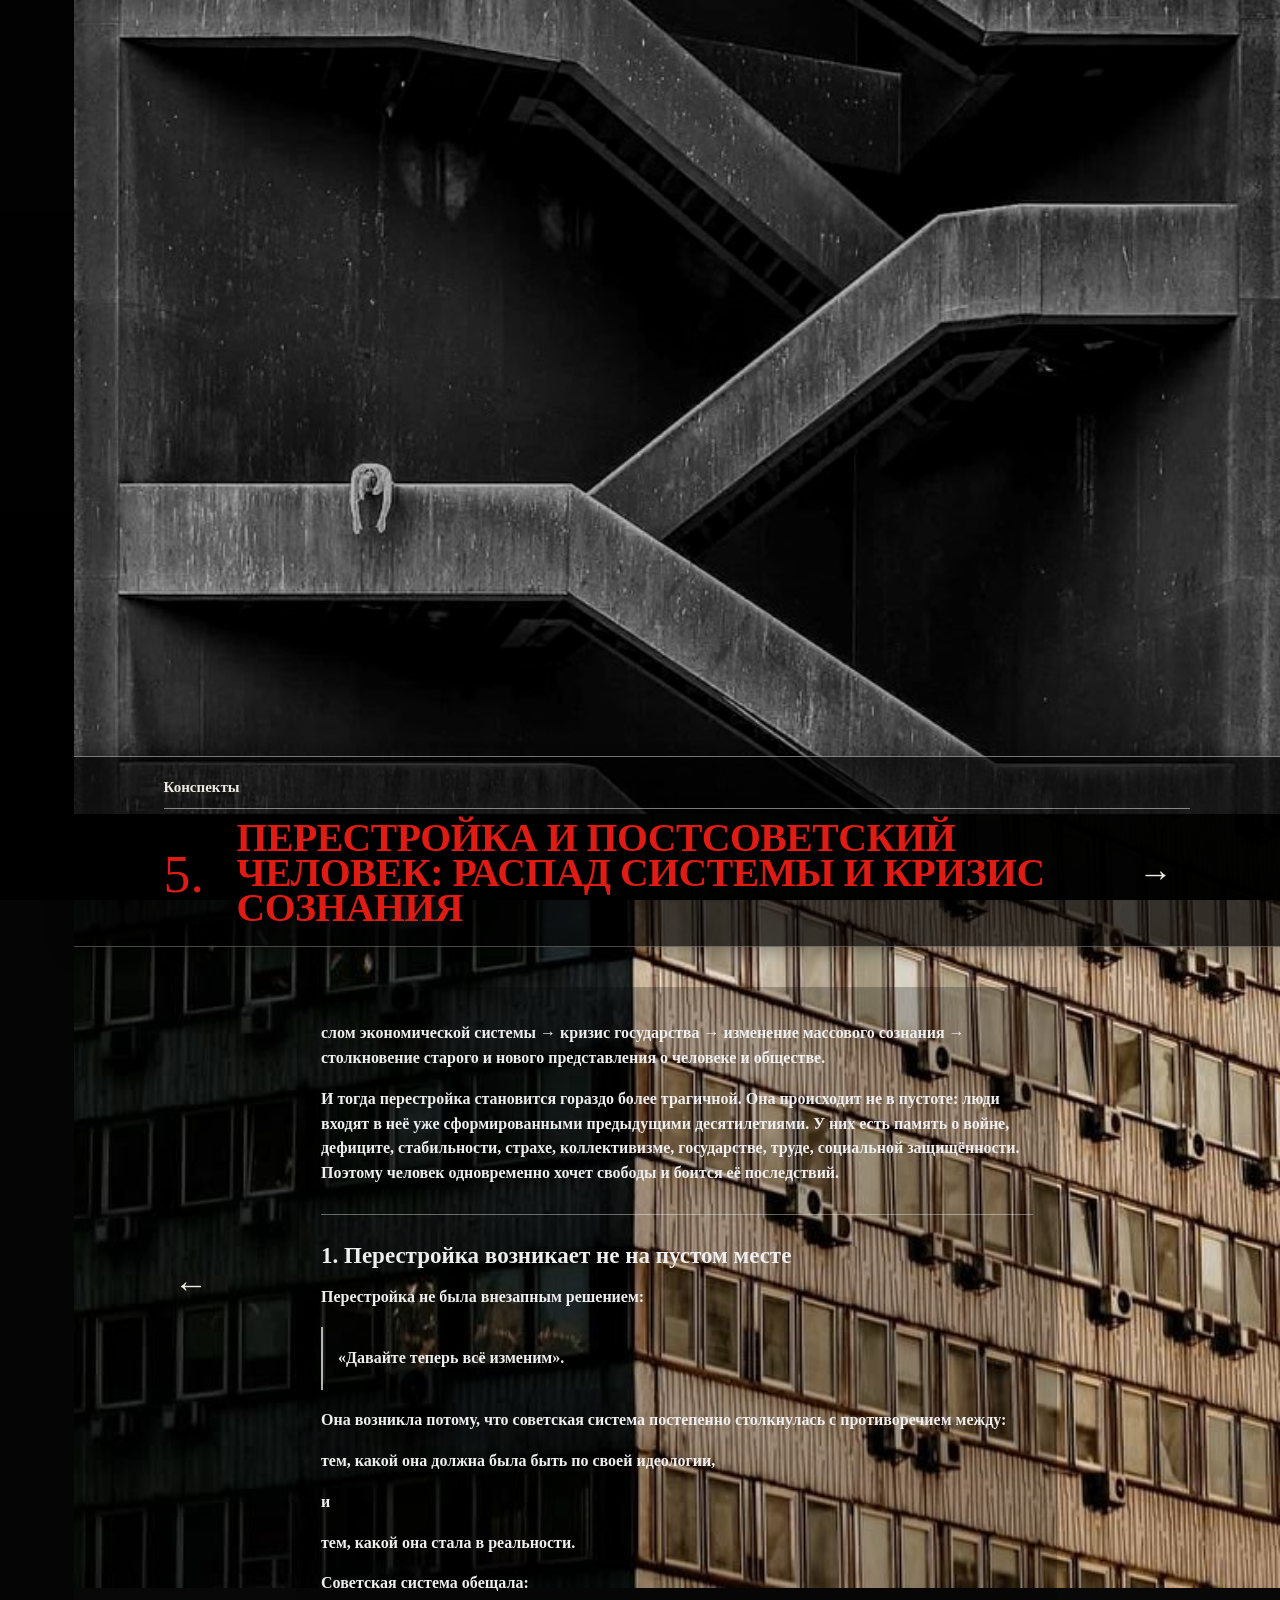
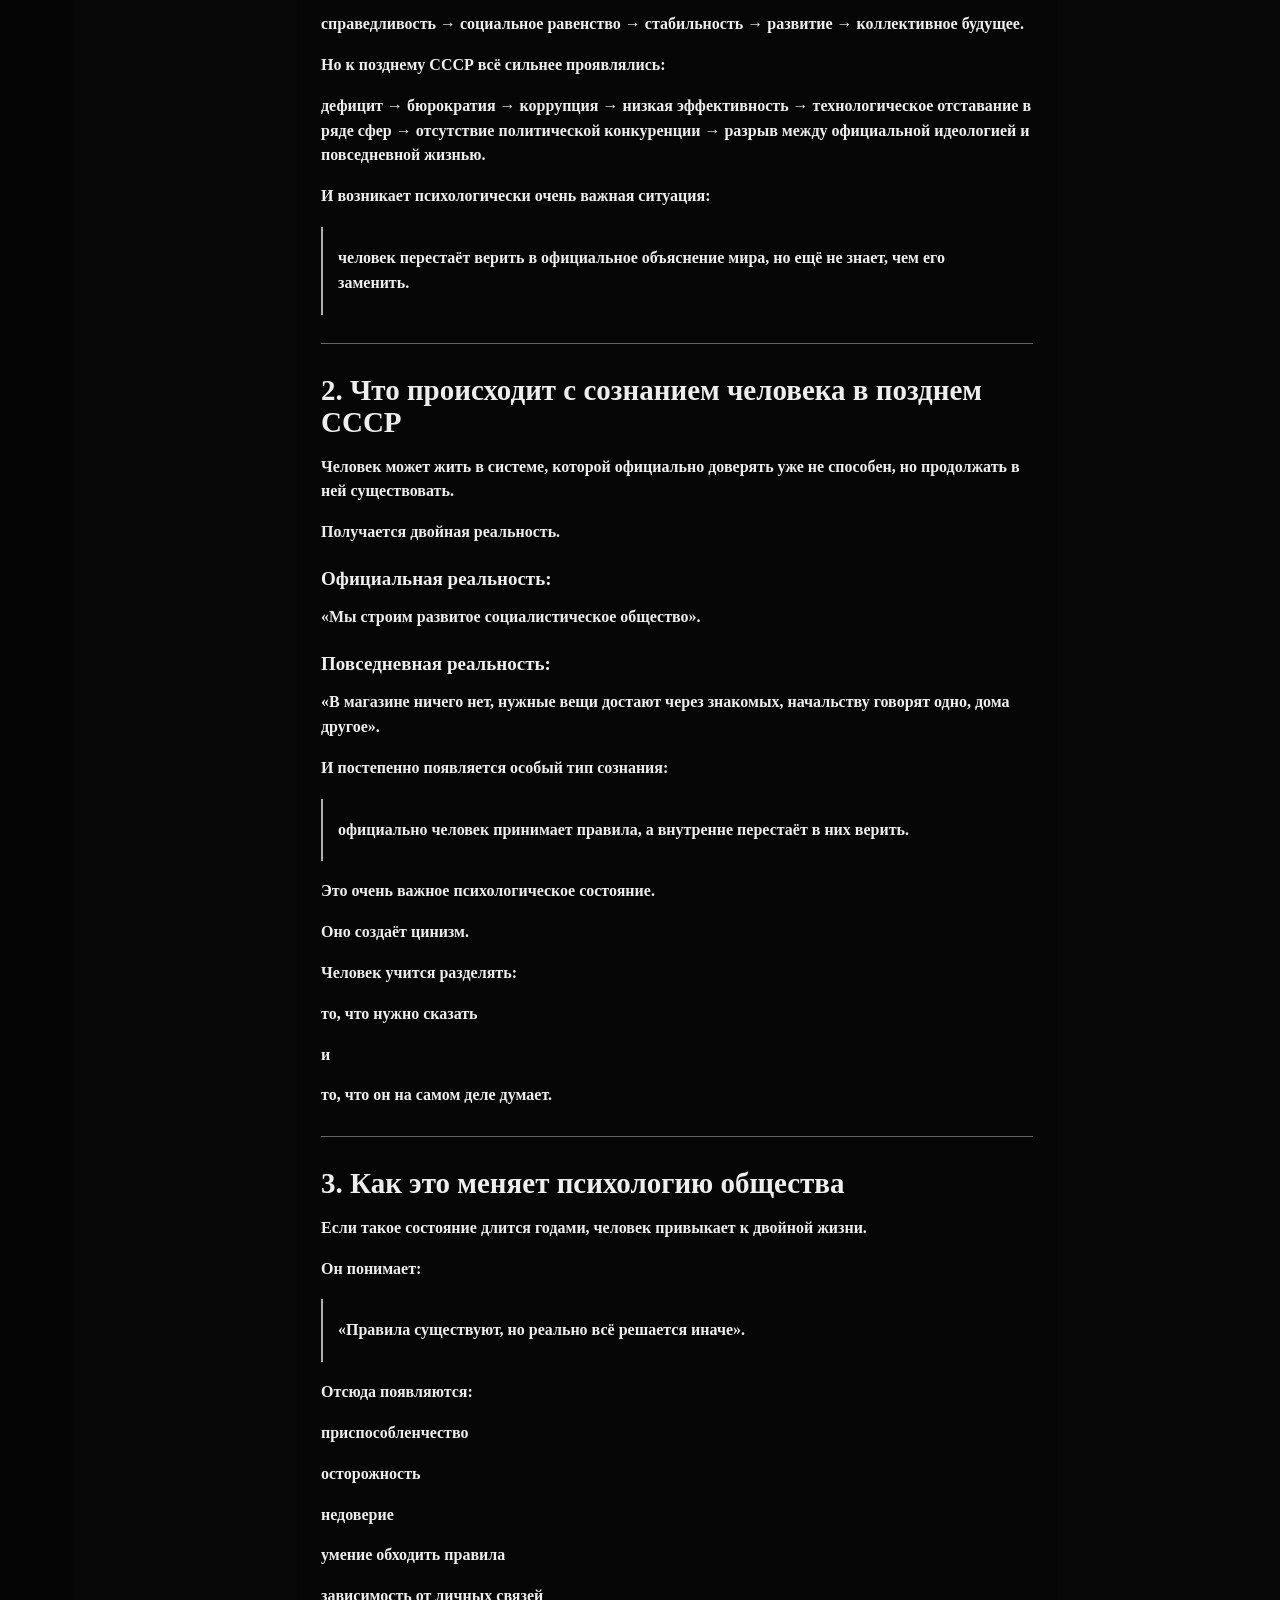
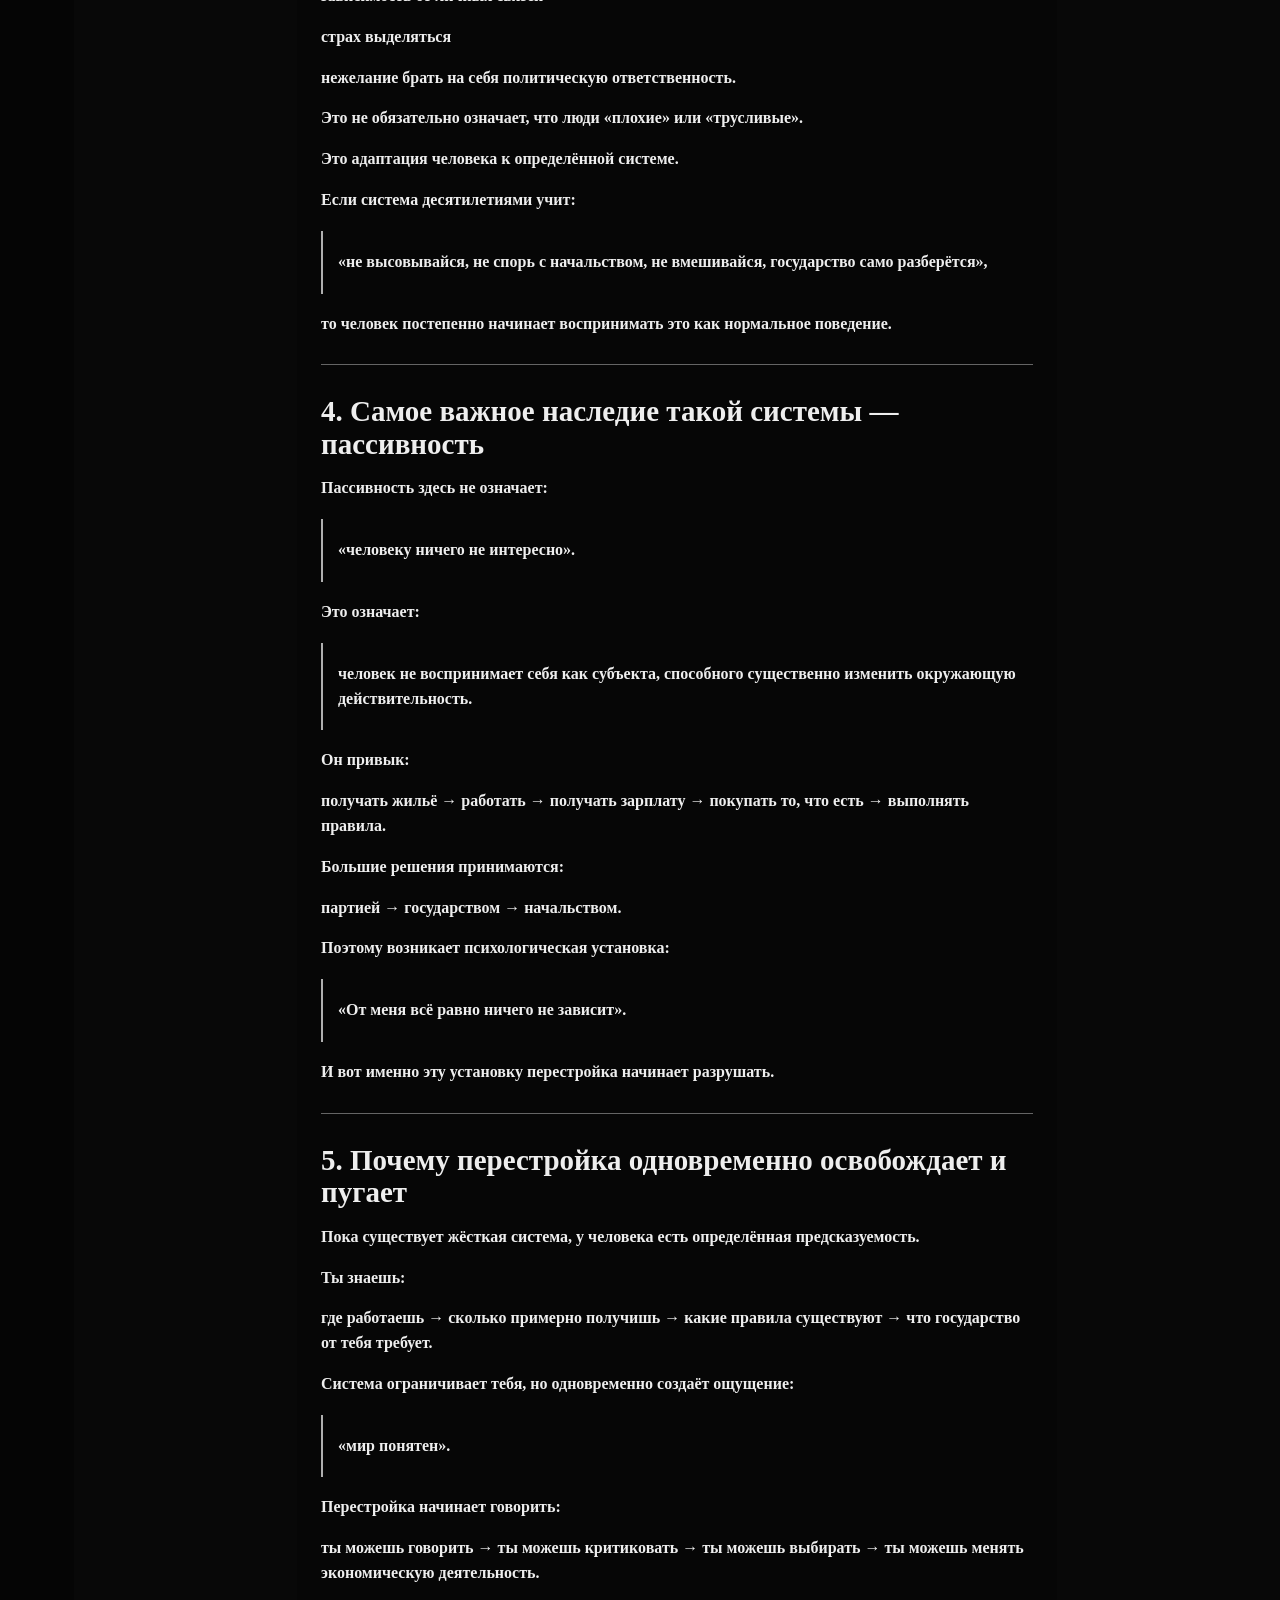
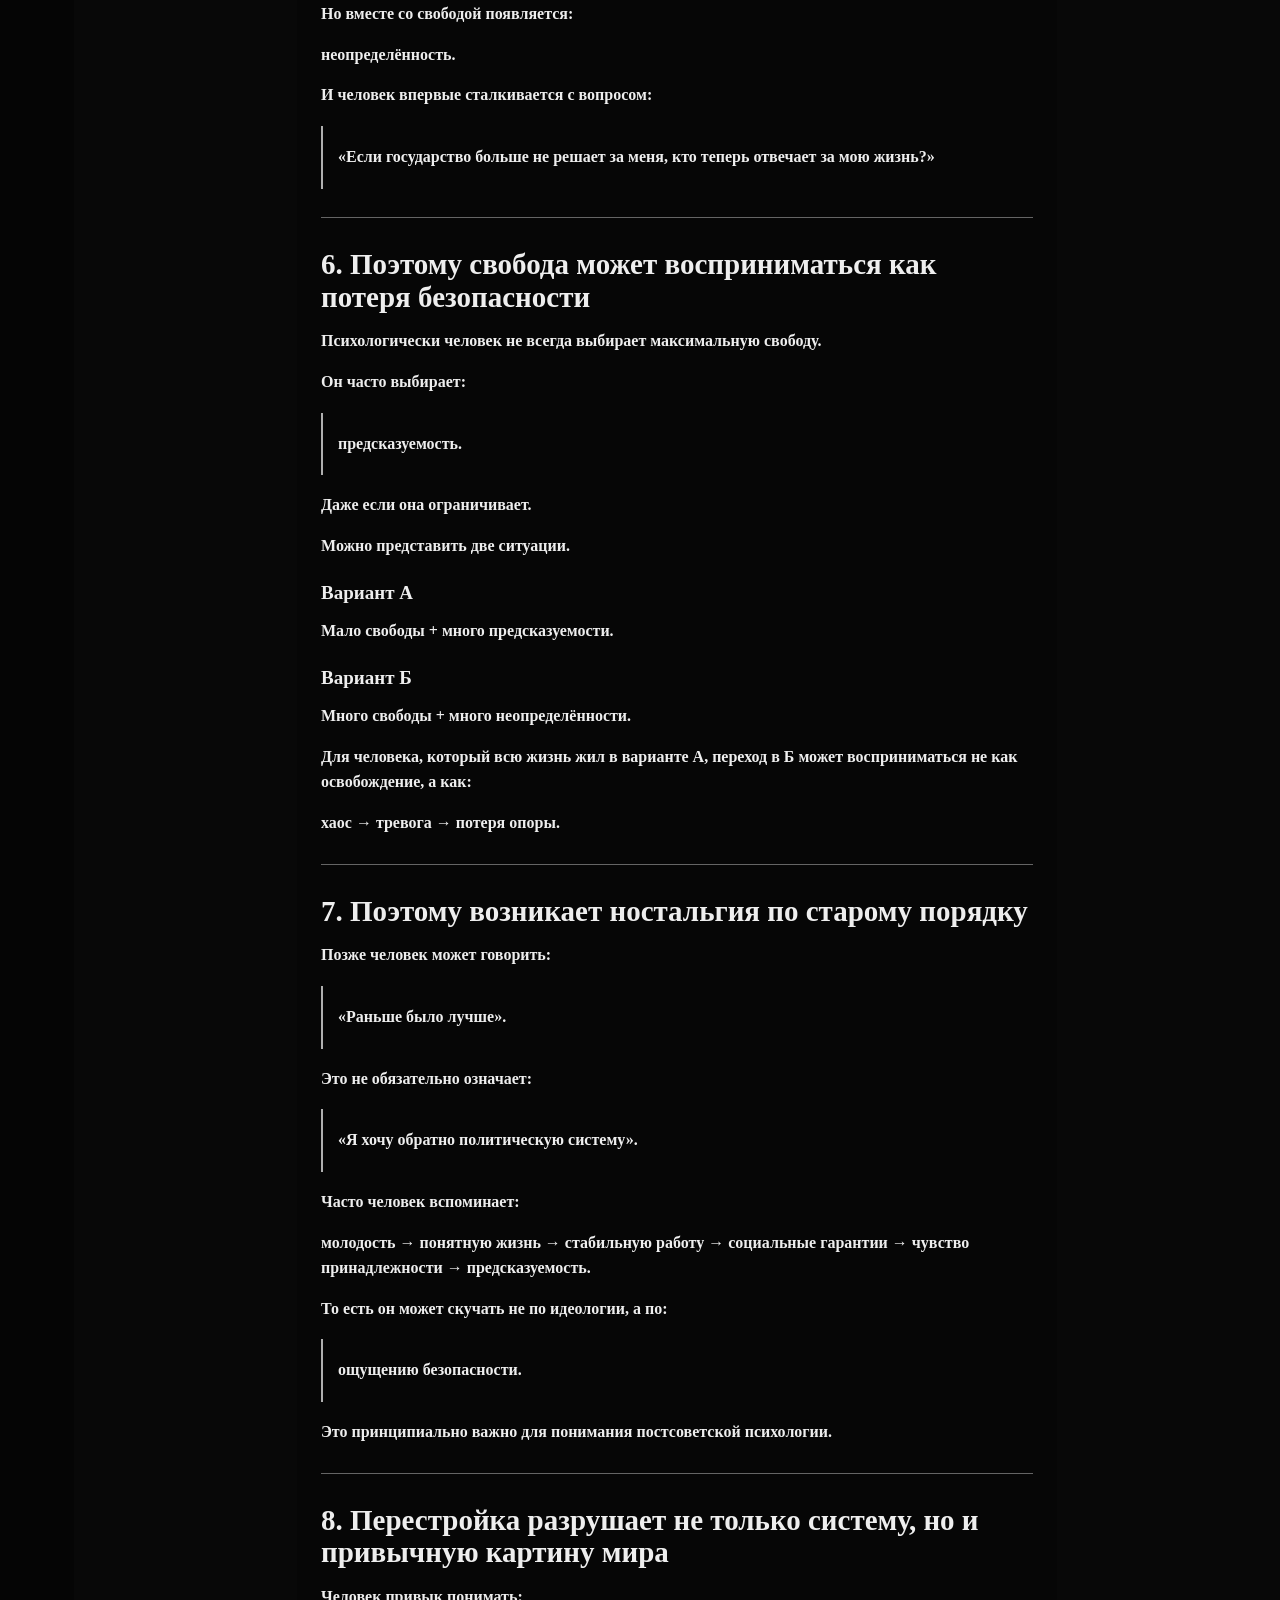
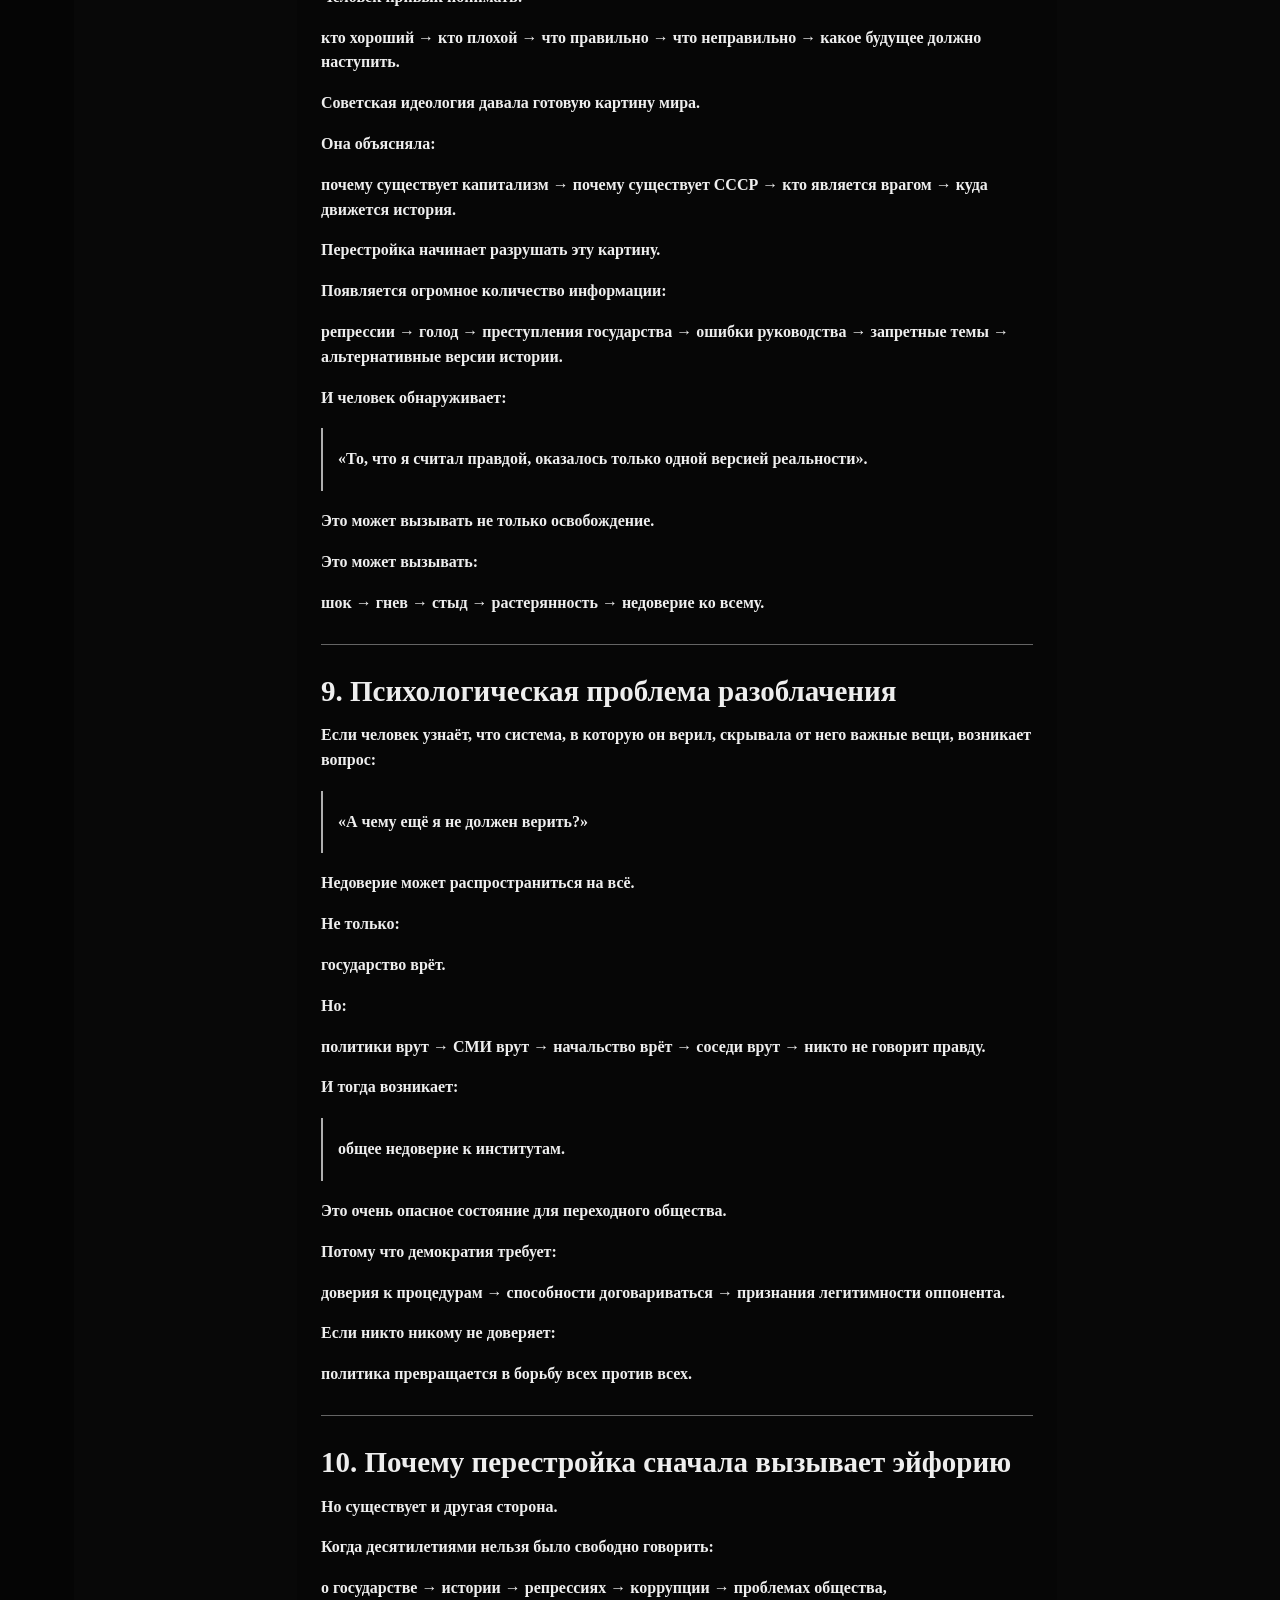
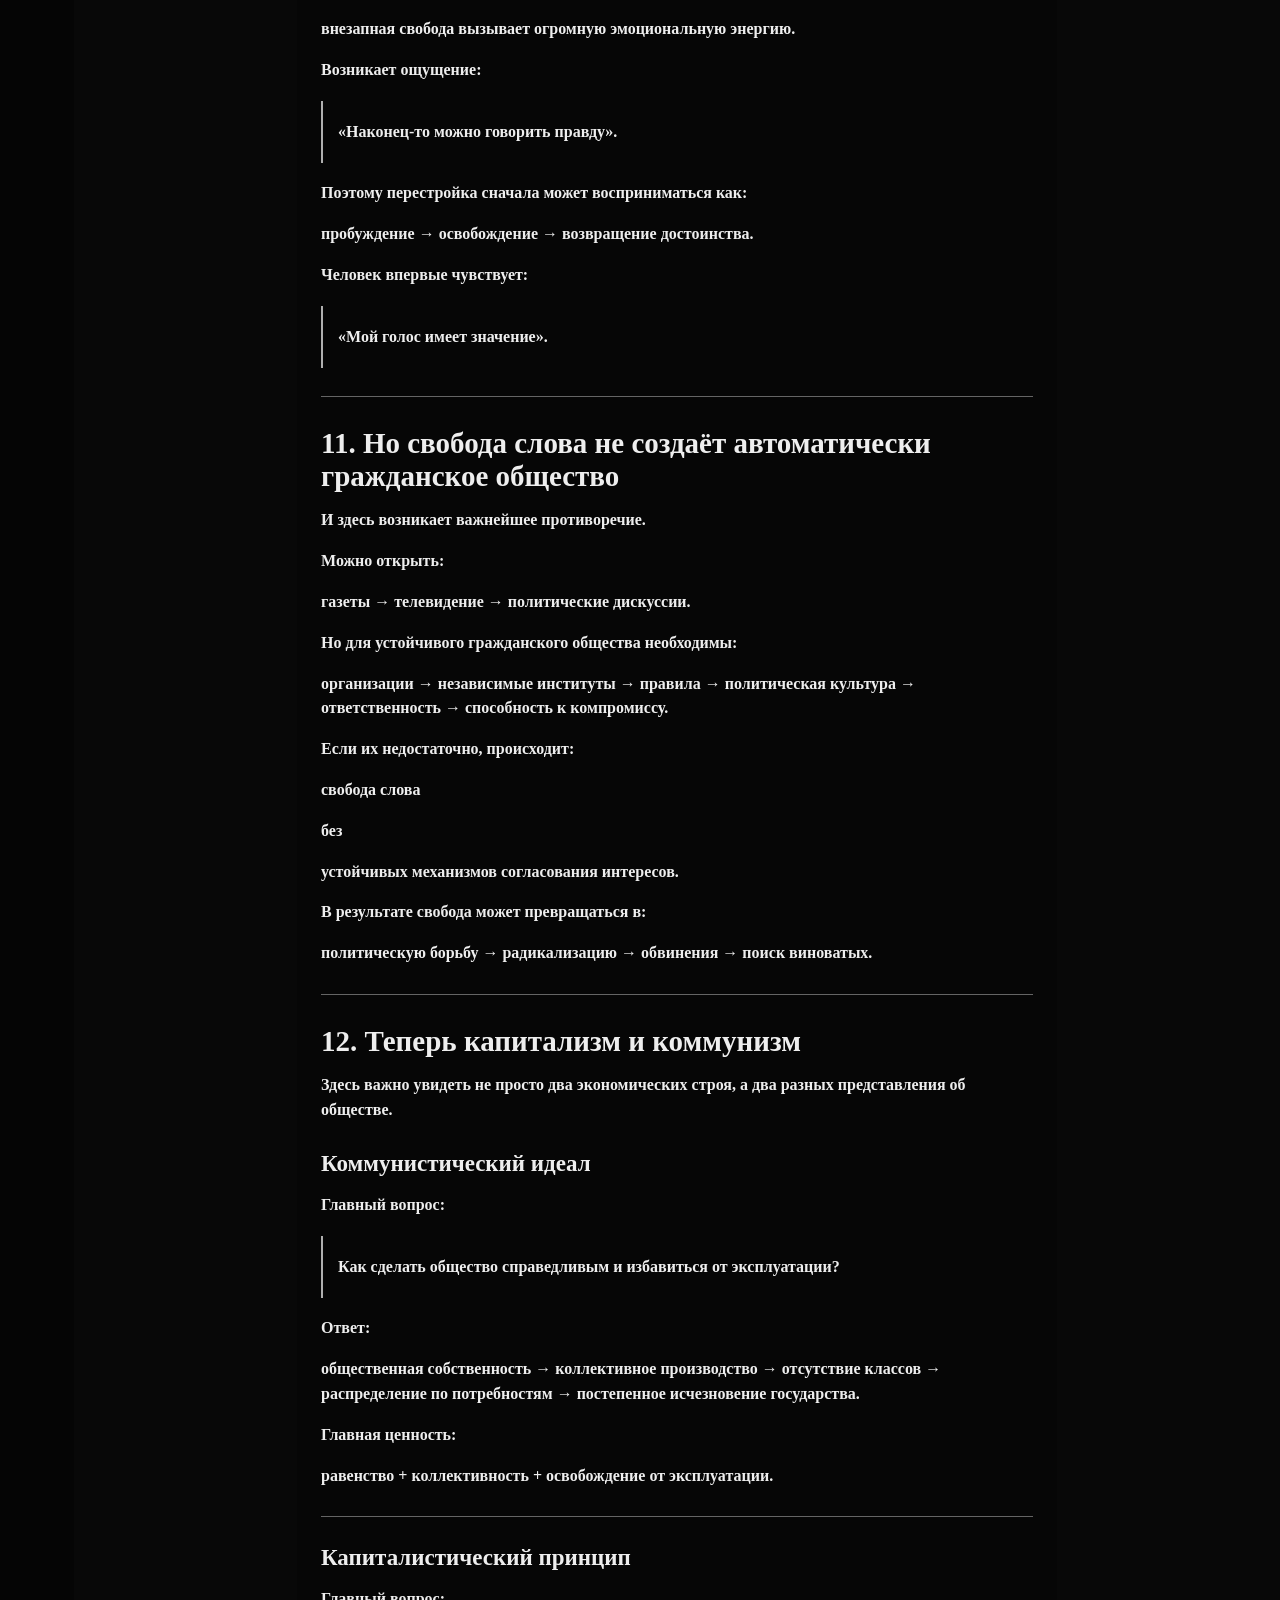
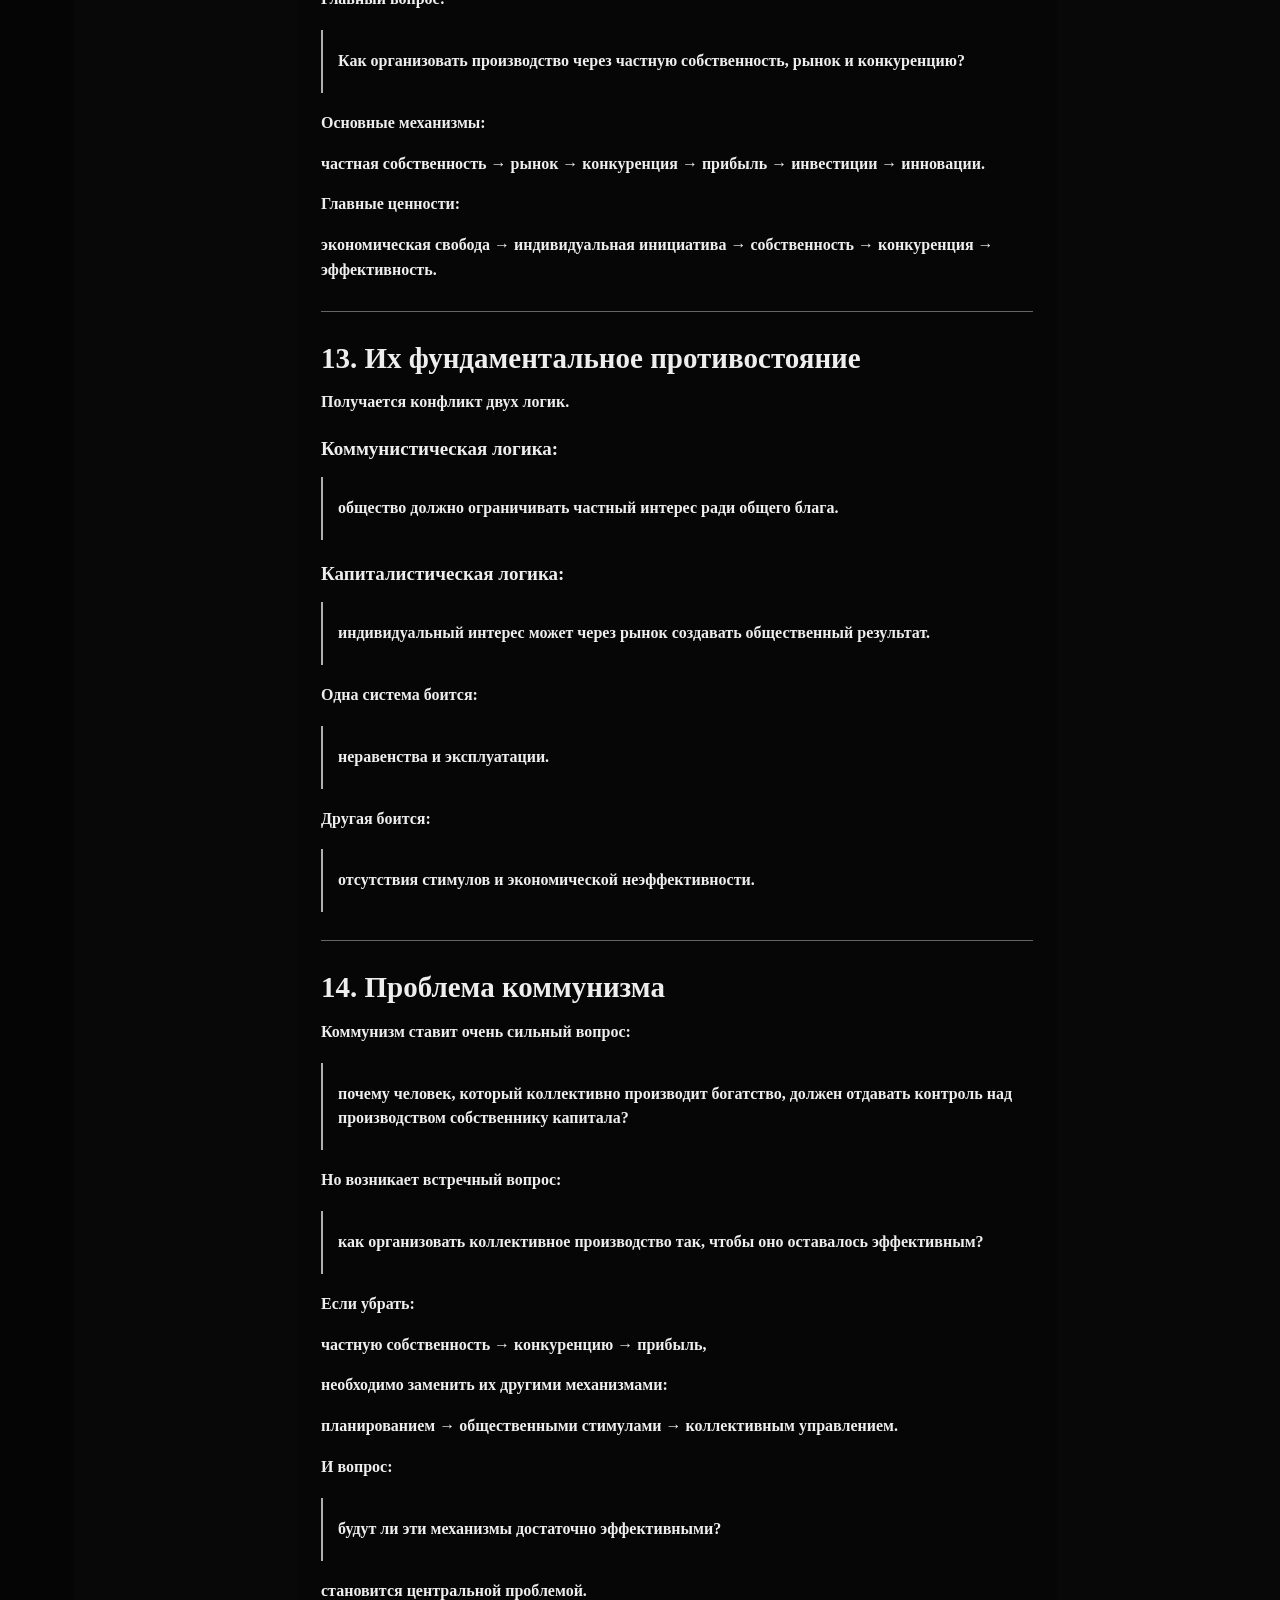
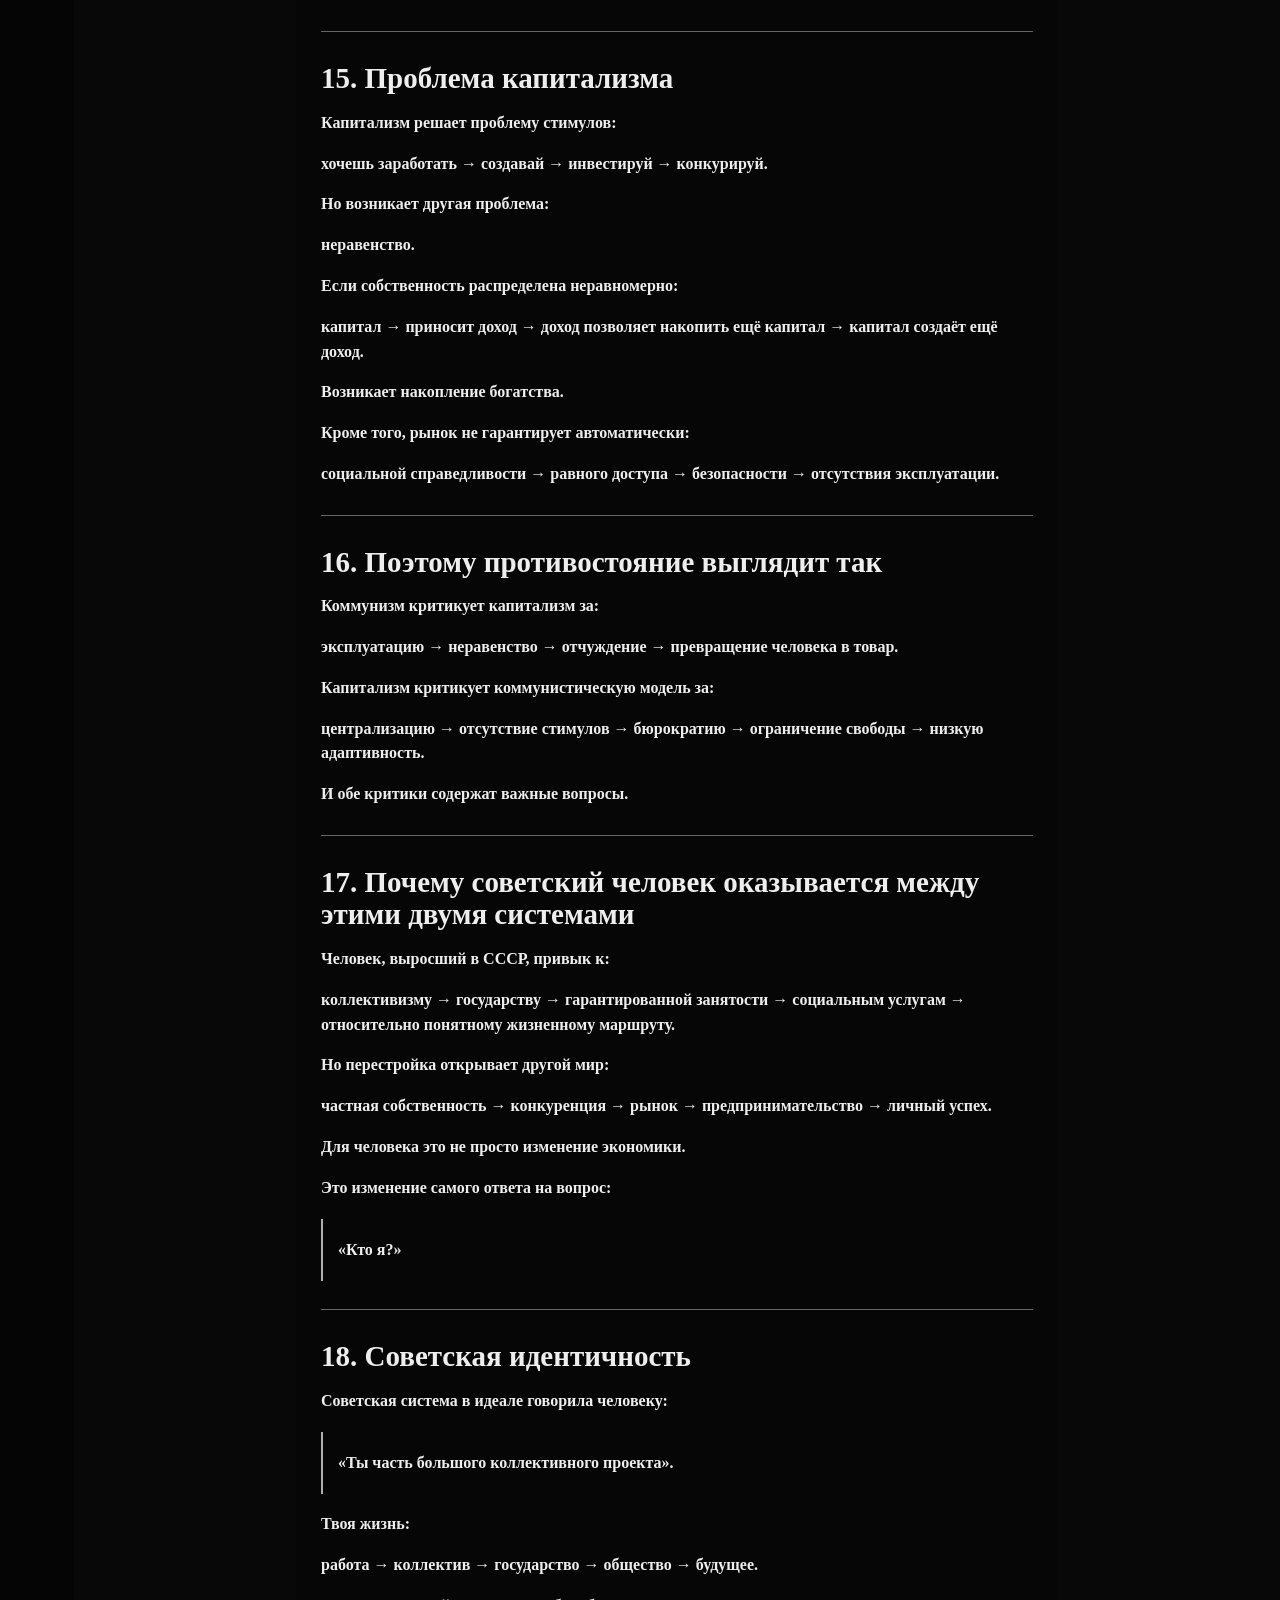
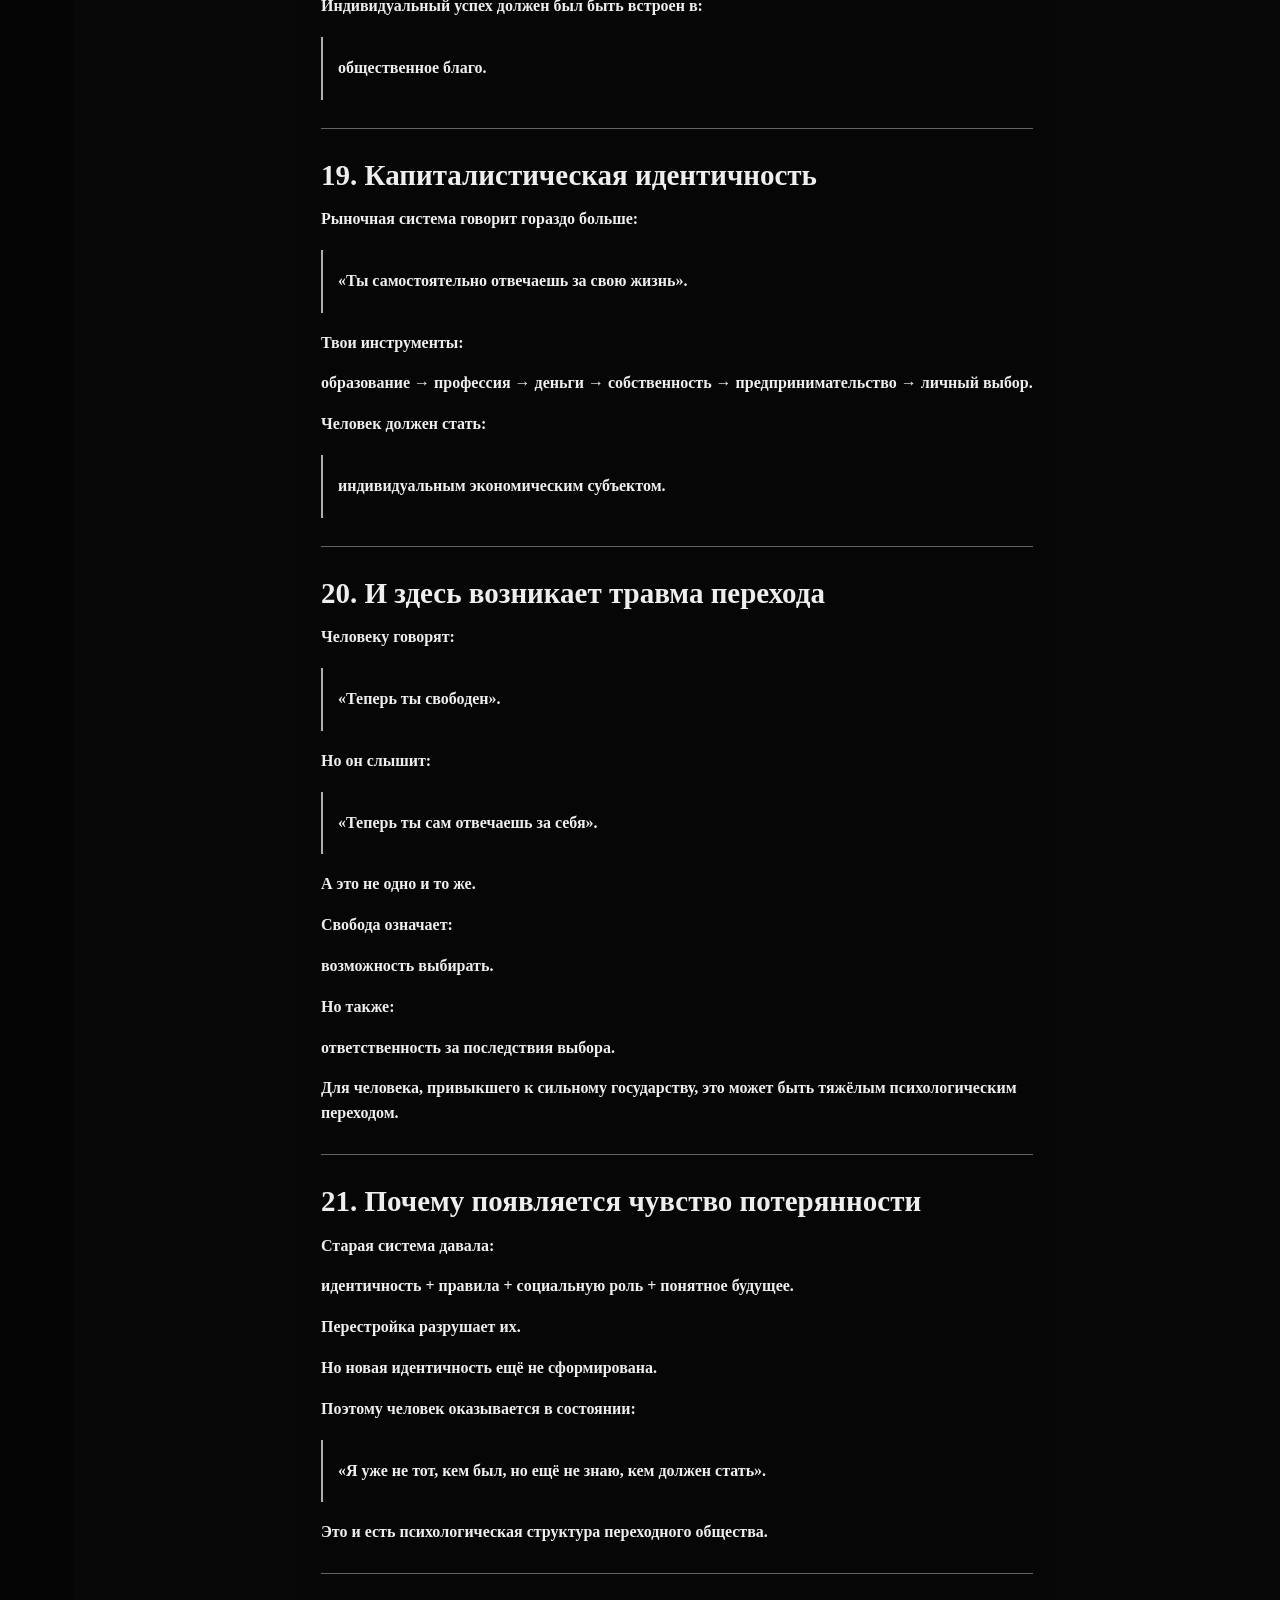
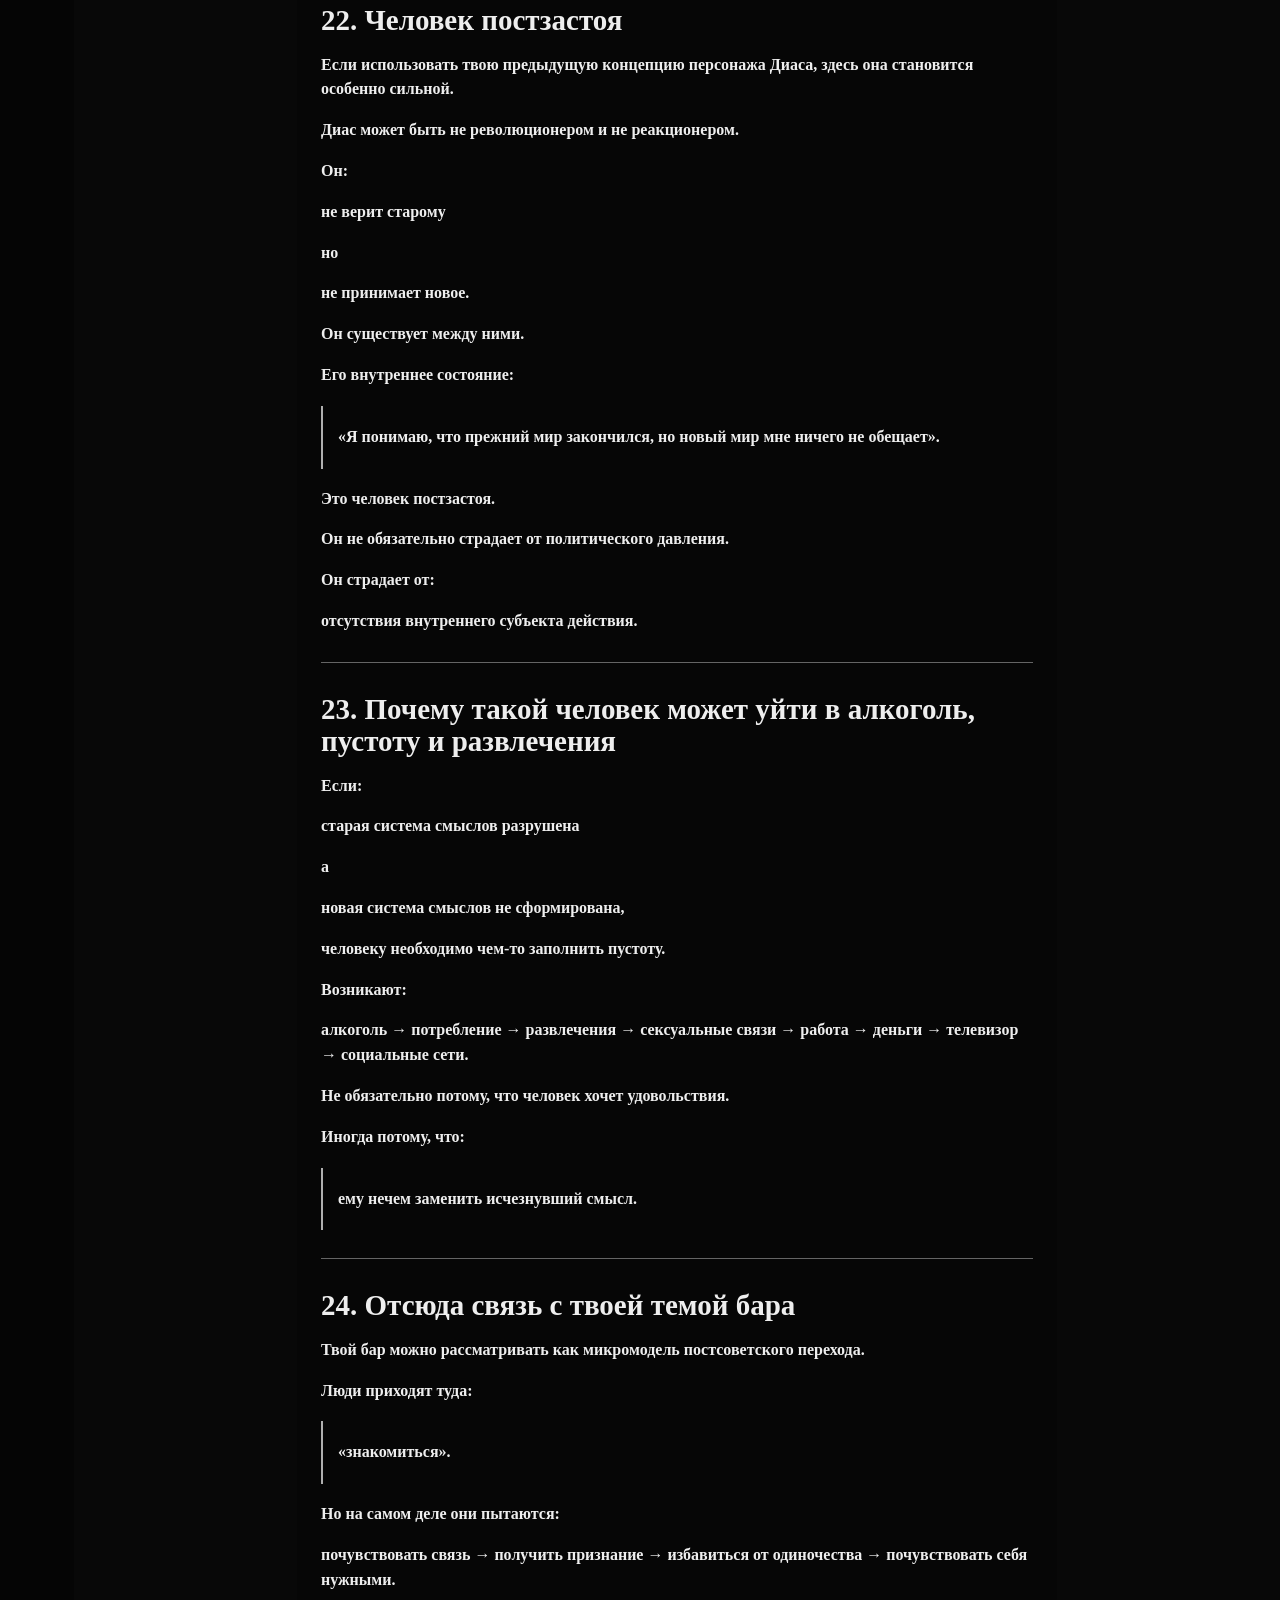
<file: note-5.html>
<!DOCTYPE html>

<html lang="ru">
<head>
<meta charset="utf-8"/>
<meta content="width=device-width, initial-scale=1" name="viewport"/>
<title>Перестройка и постсоветский человек: распад системы и кризис сознания</title>
<link href="style.css" rel="stylesheet"/>
</head>
<body>
<div class="site-shell">
<aside class="sidebar">
<div class="brand-mark">★</div>
<div class="brand">ИСТОРИЯ<br/>ИДЕИ<br/>ОБЩЕСТВО</div>
<nav>
<a href="index.html">ГЛАВНАЯ</a>
<a href="notes.html">ВСЕ ЗАМЕТКИ</a>
</nav>
<div class="sidebar-bottom">ЗНАНИЕ —<br/>НАШЕ ОРУЖИЕ</div>
</aside>
<main class="note-page" style="--note-bg: url('654147914661196883.jpg');">
<header class="note-hero">
<img alt="" src="note-5.jpg"/>
<div class="hero-overlay"></div>
<div class="hero-title">
<span>КОНСПЕКТ №05</span>
<h1>Перестройка и постсоветский человек: распад системы и кризис сознания</h1>
</div>
</header>
<div class="feed-note-head">
  <div class="feed-kicker">Конспекты</div>
  <div class="feed-rule"></div>
  <div class="feed-row">
    <span class="feed-number">5.</span>
    <span class="feed-title">ПЕРЕСТРОЙКА И ПОСТСОВЕТСКИЙ ЧЕЛОВЕК: РАСПАД СИСТЕМЫ И КРИЗИС СОЗНАНИЯ</span>
    <a class="feed-arrow" href="note-1.html" aria-label="Следующий конспект">→</a>
  </div>
</div>
<a class="feed-back" href="notes.html">←</a>
<article class="content">
<p><strong>слом экономической системы → кризис государства → изменение массового сознания → столкновение старого и нового представления о человеке и обществе.</strong></p>
<p>И тогда перестройка становится гораздо более трагичной. Она происходит не в пустоте: люди входят в неё уже сформированными предыдущими десятилетиями. У них есть память о войне, дефиците, стабильности, страхе, коллективизме, государстве, труде, социальной защищённости. Поэтому человек одновременно <strong>хочет свободы и боится её последствий</strong>.</p>
<hr/>
<h2>1. Перестройка возникает не на пустом месте</h2>
<p>Перестройка не была внезапным решением:</p>
<blockquote>
<p>«Давайте теперь всё изменим».</p>
</blockquote>
<p>Она возникла потому, что советская система постепенно столкнулась с противоречием между:</p>
<p><strong>тем, какой она должна была быть по своей идеологии,</strong></p>
<p>и</p>
<p><strong>тем, какой она стала в реальности.</strong></p>
<p>Советская система обещала:</p>
<p><strong>справедливость → социальное равенство → стабильность → развитие → коллективное будущее.</strong></p>
<p>Но к позднему СССР всё сильнее проявлялись:</p>
<p><strong>дефицит → бюрократия → коррупция → низкая эффективность → технологическое отставание в ряде сфер → отсутствие политической конкуренции → разрыв между официальной идеологией и повседневной жизнью.</strong></p>
<p>И возникает психологически очень важная ситуация:</p>
<blockquote>
<p><strong>человек перестаёт верить в официальное объяснение мира, но ещё не знает, чем его заменить.</strong></p>
</blockquote>
<hr/>
<h1>2. Что происходит с сознанием человека в позднем СССР</h1>
<p>Человек может жить в системе, которой официально доверять уже не способен, но продолжать в ней существовать.</p>
<p>Получается двойная реальность.</p>
<h3>Официальная реальность:</h3>
<p><strong>«Мы строим развитое социалистическое общество».</strong></p>
<h3>Повседневная реальность:</h3>
<p><strong>«В магазине ничего нет, нужные вещи достают через знакомых, начальству говорят одно, дома другое».</strong></p>
<p>И постепенно появляется особый тип сознания:</p>
<blockquote>
<p><strong>официально человек принимает правила, а внутренне перестаёт в них верить.</strong></p>
</blockquote>
<p>Это очень важное психологическое состояние.</p>
<p>Оно создаёт <strong>цинизм</strong>.</p>
<p>Человек учится разделять:</p>
<p><strong>то, что нужно сказать</strong></p>
<p>и</p>
<p><strong>то, что он на самом деле думает.</strong></p>
<hr/>
<h1>3. Как это меняет психологию общества</h1>
<p>Если такое состояние длится годами, человек привыкает к двойной жизни.</p>
<p>Он понимает:</p>
<blockquote>
<p>«Правила существуют, но реально всё решается иначе».</p>
</blockquote>
<p>Отсюда появляются:</p>
<p><strong>приспособленчество</strong></p>
<p><strong>осторожность</strong></p>
<p><strong>недоверие</strong></p>
<p><strong>умение обходить правила</strong></p>
<p><strong>зависимость от личных связей</strong></p>
<p><strong>страх выделяться</strong></p>
<p><strong>нежелание брать на себя политическую ответственность.</strong></p>
<p>Это не обязательно означает, что люди «плохие» или «трусливые».</p>
<p>Это адаптация человека к определённой системе.</p>
<p>Если система десятилетиями учит:</p>
<blockquote>
<p><strong>«не высовывайся, не спорь с начальством, не вмешивайся, государство само разберётся»,</strong></p>
</blockquote>
<p>то человек постепенно начинает воспринимать это как нормальное поведение.</p>
<hr/>
<h1>4. Самое важное наследие такой системы — пассивность</h1>
<p>Пассивность здесь не означает:</p>
<blockquote>
<p>«человеку ничего не интересно».</p>
</blockquote>
<p>Это означает:</p>
<blockquote>
<p><strong>человек не воспринимает себя как субъекта, способного существенно изменить окружающую действительность.</strong></p>
</blockquote>
<p>Он привык:</p>
<p><strong>получать жильё → работать → получать зарплату → покупать то, что есть → выполнять правила.</strong></p>
<p>Большие решения принимаются:</p>
<p><strong>партией → государством → начальством.</strong></p>
<p>Поэтому возникает психологическая установка:</p>
<blockquote>
<p><strong>«От меня всё равно ничего не зависит».</strong></p>
</blockquote>
<p>И вот именно эту установку перестройка начинает разрушать.</p>
<hr/>
<h1>5. Почему перестройка одновременно освобождает и пугает</h1>
<p>Пока существует жёсткая система, у человека есть определённая предсказуемость.</p>
<p>Ты знаешь:</p>
<p><strong>где работаешь → сколько примерно получишь → какие правила существуют → что государство от тебя требует.</strong></p>
<p>Система ограничивает тебя, но одновременно создаёт ощущение:</p>
<blockquote>
<p><strong>«мир понятен».</strong></p>
</blockquote>
<p>Перестройка начинает говорить:</p>
<p><strong>ты можешь говорить → ты можешь критиковать → ты можешь выбирать → ты можешь менять экономическую деятельность.</strong></p>
<p>Но вместе со свободой появляется:</p>
<p><strong>неопределённость.</strong></p>
<p>И человек впервые сталкивается с вопросом:</p>
<blockquote>
<p><strong>«Если государство больше не решает за меня, кто теперь отвечает за мою жизнь?»</strong></p>
</blockquote>
<hr/>
<h1>6. Поэтому свобода может восприниматься как потеря безопасности</h1>
<p>Психологически человек не всегда выбирает максимальную свободу.</p>
<p>Он часто выбирает:</p>
<blockquote>
<p><strong>предсказуемость.</strong></p>
</blockquote>
<p>Даже если она ограничивает.</p>
<p>Можно представить две ситуации.</p>
<h3>Вариант А</h3>
<p><strong>Мало свободы + много предсказуемости.</strong></p>
<h3>Вариант Б</h3>
<p><strong>Много свободы + много неопределённости.</strong></p>
<p>Для человека, который всю жизнь жил в варианте А, переход в Б может восприниматься не как освобождение, а как:</p>
<p><strong>хаос → тревога → потеря опоры.</strong></p>
<hr/>
<h1>7. Поэтому возникает ностальгия по старому порядку</h1>
<p>Позже человек может говорить:</p>
<blockquote>
<p><strong>«Раньше было лучше».</strong></p>
</blockquote>
<p>Это не обязательно означает:</p>
<blockquote>
<p>«Я хочу обратно политическую систему».</p>
</blockquote>
<p>Часто человек вспоминает:</p>
<p><strong>молодость → понятную жизнь → стабильную работу → социальные гарантии → чувство принадлежности → предсказуемость.</strong></p>
<p>То есть он может скучать не по идеологии, а по:</p>
<blockquote>
<p><strong>ощущению безопасности.</strong></p>
</blockquote>
<p>Это принципиально важно для понимания постсоветской психологии.</p>
<hr/>
<h1>8. Перестройка разрушает не только систему, но и привычную картину мира</h1>
<p>Человек привык понимать:</p>
<p><strong>кто хороший → кто плохой → что правильно → что неправильно → какое будущее должно наступить.</strong></p>
<p>Советская идеология давала готовую картину мира.</p>
<p>Она объясняла:</p>
<p><strong>почему существует капитализм → почему существует СССР → кто является врагом → куда движется история.</strong></p>
<p>Перестройка начинает разрушать эту картину.</p>
<p>Появляется огромное количество информации:</p>
<p><strong>репрессии → голод → преступления государства → ошибки руководства → запретные темы → альтернативные версии истории.</strong></p>
<p>И человек обнаруживает:</p>
<blockquote>
<p><strong>«То, что я считал правдой, оказалось только одной версией реальности».</strong></p>
</blockquote>
<p>Это может вызывать не только освобождение.</p>
<p>Это может вызывать:</p>
<p><strong>шок → гнев → стыд → растерянность → недоверие ко всему.</strong></p>
<hr/>
<h1>9. Психологическая проблема разоблачения</h1>
<p>Если человек узнаёт, что система, в которую он верил, скрывала от него важные вещи, возникает вопрос:</p>
<blockquote>
<p><strong>«А чему ещё я не должен верить?»</strong></p>
</blockquote>
<p>Недоверие может распространиться на всё.</p>
<p>Не только:</p>
<p><strong>государство врёт.</strong></p>
<p>Но:</p>
<p><strong>политики врут → СМИ врут → начальство врёт → соседи врут → никто не говорит правду.</strong></p>
<p>И тогда возникает:</p>
<blockquote>
<p><strong>общее недоверие к институтам.</strong></p>
</blockquote>
<p>Это очень опасное состояние для переходного общества.</p>
<p>Потому что демократия требует:</p>
<p><strong>доверия к процедурам → способности договариваться → признания легитимности оппонента.</strong></p>
<p>Если никто никому не доверяет:</p>
<p><strong>политика превращается в борьбу всех против всех.</strong></p>
<hr/>
<h1>10. Почему перестройка сначала вызывает эйфорию</h1>
<p>Но существует и другая сторона.</p>
<p>Когда десятилетиями нельзя было свободно говорить:</p>
<p><strong>о государстве → истории → репрессиях → коррупции → проблемах общества,</strong></p>
<p>внезапная свобода вызывает огромную эмоциональную энергию.</p>
<p>Возникает ощущение:</p>
<blockquote>
<p><strong>«Наконец-то можно говорить правду».</strong></p>
</blockquote>
<p>Поэтому перестройка сначала может восприниматься как:</p>
<p><strong>пробуждение → освобождение → возвращение достоинства.</strong></p>
<p>Человек впервые чувствует:</p>
<blockquote>
<p><strong>«Мой голос имеет значение».</strong></p>
</blockquote>
<hr/>
<h1>11. Но свобода слова не создаёт автоматически гражданское общество</h1>
<p>И здесь возникает важнейшее противоречие.</p>
<p>Можно открыть:</p>
<p><strong>газеты → телевидение → политические дискуссии.</strong></p>
<p>Но для устойчивого гражданского общества необходимы:</p>
<p><strong>организации → независимые институты → правила → политическая культура → ответственность → способность к компромиссу.</strong></p>
<p>Если их недостаточно, происходит:</p>
<p><strong>свобода слова</strong></p>
<p>без</p>
<p><strong>устойчивых механизмов согласования интересов.</strong></p>
<p>В результате свобода может превращаться в:</p>
<p><strong>политическую борьбу → радикализацию → обвинения → поиск виноватых.</strong></p>
<hr/>
<h1>12. Теперь капитализм и коммунизм</h1>
<p>Здесь важно увидеть не просто два экономических строя, а <strong>два разных представления об обществе</strong>.</p>
<h2>Коммунистический идеал</h2>
<p>Главный вопрос:</p>
<blockquote>
<p><strong>Как сделать общество справедливым и избавиться от эксплуатации?</strong></p>
</blockquote>
<p>Ответ:</p>
<p><strong>общественная собственность → коллективное производство → отсутствие классов → распределение по потребностям → постепенное исчезновение государства.</strong></p>
<p>Главная ценность:</p>
<p><strong>равенство + коллективность + освобождение от эксплуатации.</strong></p>
<hr/>
<h2>Капиталистический принцип</h2>
<p>Главный вопрос:</p>
<blockquote>
<p><strong>Как организовать производство через частную собственность, рынок и конкуренцию?</strong></p>
</blockquote>
<p>Основные механизмы:</p>
<p><strong>частная собственность → рынок → конкуренция → прибыль → инвестиции → инновации.</strong></p>
<p>Главные ценности:</p>
<p><strong>экономическая свобода → индивидуальная инициатива → собственность → конкуренция → эффективность.</strong></p>
<hr/>
<h1>13. Их фундаментальное противостояние</h1>
<p>Получается конфликт двух логик.</p>
<h3>Коммунистическая логика:</h3>
<blockquote>
<p><strong>общество должно ограничивать частный интерес ради общего блага.</strong></p>
</blockquote>
<h3>Капиталистическая логика:</h3>
<blockquote>
<p><strong>индивидуальный интерес может через рынок создавать общественный результат.</strong></p>
</blockquote>
<p>Одна система боится:</p>
<blockquote>
<p><strong>неравенства и эксплуатации.</strong></p>
</blockquote>
<p>Другая боится:</p>
<blockquote>
<p><strong>отсутствия стимулов и экономической неэффективности.</strong></p>
</blockquote>
<hr/>
<h1>14. Проблема коммунизма</h1>
<p>Коммунизм ставит очень сильный вопрос:</p>
<blockquote>
<p><strong>почему человек, который коллективно производит богатство, должен отдавать контроль над производством собственнику капитала?</strong></p>
</blockquote>
<p>Но возникает встречный вопрос:</p>
<blockquote>
<p><strong>как организовать коллективное производство так, чтобы оно оставалось эффективным?</strong></p>
</blockquote>
<p>Если убрать:</p>
<p><strong>частную собственность → конкуренцию → прибыль,</strong></p>
<p>необходимо заменить их другими механизмами:</p>
<p><strong>планированием → общественными стимулами → коллективным управлением.</strong></p>
<p>И вопрос:</p>
<blockquote>
<p><strong>будут ли эти механизмы достаточно эффективными?</strong></p>
</blockquote>
<p>становится центральной проблемой.</p>
<hr/>
<h1>15. Проблема капитализма</h1>
<p>Капитализм решает проблему стимулов:</p>
<p><strong>хочешь заработать → создавай → инвестируй → конкурируй.</strong></p>
<p>Но возникает другая проблема:</p>
<p><strong>неравенство.</strong></p>
<p>Если собственность распределена неравномерно:</p>
<p><strong>капитал → приносит доход → доход позволяет накопить ещё капитал → капитал создаёт ещё доход.</strong></p>
<p>Возникает накопление богатства.</p>
<p>Кроме того, рынок не гарантирует автоматически:</p>
<p><strong>социальной справедливости → равного доступа → безопасности → отсутствия эксплуатации.</strong></p>
<hr/>
<h1>16. Поэтому противостояние выглядит так</h1>
<p><strong>Коммунизм критикует капитализм за:</strong></p>
<p><strong>эксплуатацию → неравенство → отчуждение → превращение человека в товар.</strong></p>
<p><strong>Капитализм критикует коммунистическую модель за:</strong></p>
<p><strong>централизацию → отсутствие стимулов → бюрократию → ограничение свободы → низкую адаптивность.</strong></p>
<p>И обе критики содержат важные вопросы.</p>
<hr/>
<h1>17. Почему советский человек оказывается между этими двумя системами</h1>
<p>Человек, выросший в СССР, привык к:</p>
<p><strong>коллективизму → государству → гарантированной занятости → социальным услугам → относительно понятному жизненному маршруту.</strong></p>
<p>Но перестройка открывает другой мир:</p>
<p><strong>частная собственность → конкуренция → рынок → предпринимательство → личный успех.</strong></p>
<p>Для человека это не просто изменение экономики.</p>
<p>Это изменение самого ответа на вопрос:</p>
<blockquote>
<p><strong>«Кто я?»</strong></p>
</blockquote>
<hr/>
<h1>18. Советская идентичность</h1>
<p>Советская система в идеале говорила человеку:</p>
<blockquote>
<p><strong>«Ты часть большого коллективного проекта».</strong></p>
</blockquote>
<p>Твоя жизнь:</p>
<p><strong>работа → коллектив → государство → общество → будущее.</strong></p>
<p>Индивидуальный успех должен был быть встроен в:</p>
<blockquote>
<p><strong>общественное благо.</strong></p>
</blockquote>
<hr/>
<h1>19. Капиталистическая идентичность</h1>
<p>Рыночная система говорит гораздо больше:</p>
<blockquote>
<p><strong>«Ты самостоятельно отвечаешь за свою жизнь».</strong></p>
</blockquote>
<p>Твои инструменты:</p>
<p><strong>образование → профессия → деньги → собственность → предпринимательство → личный выбор.</strong></p>
<p>Человек должен стать:</p>
<blockquote>
<p><strong>индивидуальным экономическим субъектом.</strong></p>
</blockquote>
<hr/>
<h1>20. И здесь возникает травма перехода</h1>
<p>Человеку говорят:</p>
<blockquote>
<p><strong>«Теперь ты свободен».</strong></p>
</blockquote>
<p>Но он слышит:</p>
<blockquote>
<p><strong>«Теперь ты сам отвечаешь за себя».</strong></p>
</blockquote>
<p>А это не одно и то же.</p>
<p>Свобода означает:</p>
<p><strong>возможность выбирать.</strong></p>
<p>Но также:</p>
<p><strong>ответственность за последствия выбора.</strong></p>
<p>Для человека, привыкшего к сильному государству, это может быть тяжёлым психологическим переходом.</p>
<hr/>
<h1>21. Почему появляется чувство потерянности</h1>
<p>Старая система давала:</p>
<p><strong>идентичность + правила + социальную роль + понятное будущее.</strong></p>
<p>Перестройка разрушает их.</p>
<p>Но новая идентичность ещё не сформирована.</p>
<p>Поэтому человек оказывается в состоянии:</p>
<blockquote>
<p><strong>«Я уже не тот, кем был, но ещё не знаю, кем должен стать».</strong></p>
</blockquote>
<p>Это и есть психологическая структура переходного общества.</p>
<hr/>
<h1>22. Человек постзастоя</h1>
<p>Если использовать твою предыдущую концепцию персонажа <strong>Диаса</strong>, здесь она становится особенно сильной.</p>
<p>Диас может быть не революционером и не реакционером.</p>
<p>Он:</p>
<p><strong>не верит старому</strong></p>
<p>но</p>
<p><strong>не принимает новое.</strong></p>
<p>Он существует между ними.</p>
<p>Его внутреннее состояние:</p>
<blockquote>
<p><strong>«Я понимаю, что прежний мир закончился, но новый мир мне ничего не обещает».</strong></p>
</blockquote>
<p>Это человек <strong>постзастоя</strong>.</p>
<p>Он не обязательно страдает от политического давления.</p>
<p>Он страдает от:</p>
<p><strong>отсутствия внутреннего субъекта действия.</strong></p>
<hr/>
<h1>23. Почему такой человек может уйти в алкоголь, пустоту и развлечения</h1>
<p>Если:</p>
<p><strong>старая система смыслов разрушена</strong></p>
<p>а</p>
<p><strong>новая система смыслов не сформирована,</strong></p>
<p>человеку необходимо чем-то заполнить пустоту.</p>
<p>Возникают:</p>
<p><strong>алкоголь → потребление → развлечения → сексуальные связи → работа → деньги → телевизор → социальные сети.</strong></p>
<p>Не обязательно потому, что человек хочет удовольствия.</p>
<p>Иногда потому, что:</p>
<blockquote>
<p><strong>ему нечем заменить исчезнувший смысл.</strong></p>
</blockquote>
<hr/>
<h1>24. Отсюда связь с твоей темой бара</h1>
<p>Твой бар можно рассматривать как <strong>микромодель постсоветского перехода</strong>.</p>
<p>Люди приходят туда:</p>
<blockquote>
<p><strong>«знакомиться».</strong></p>
</blockquote>
<p>Но на самом деле они пытаются:</p>
<p><strong>почувствовать связь → получить признание → избавиться от одиночества → почувствовать себя нужными.</strong></p>
<p>Они находятся среди людей, но:</p>
<blockquote>
<p><strong>не способны создать настоящую связь.</strong></p>
</blockquote>
<p>И это очень похоже на переходное общество:</p>
<p><strong>старые коллективные связи разрушены → новые индивидуальные связи ещё не научились создавать.</strong></p>
<hr/>
<h1>25. Почему капитализм не обязательно решает проблему одиночества</h1>
<p>Капитализм даёт:</p>
<p><strong>выбор → мобильность → индивидуальную свободу.</strong></p>
<p>Но одновременно может усиливать:</p>
<p><strong>конкуренцию → индивидуализацию → нестабильность → необходимость постоянно доказывать свою ценность.</strong></p>
<p>Человек становится:</p>
<p><strong>сам себе проектом.</strong></p>
<p>Он должен постоянно улучшать:</p>
<p><strong>карьеру → внешность → доход → социальный статус → образ жизни.</strong></p>
<p>И тогда возникает новый вид отчуждения:</p>
<blockquote>
<p><strong>человек начинает воспринимать самого себя как товар, который нужно выгодно «продать» миру.</strong></p>
</blockquote>
<hr/>
<h1>26. Это уже современная форма отчуждения</h1>
<p>Вместо:</p>
<p><strong>«Я продаю свою рабочую силу».</strong></p>
<p>возникает:</p>
<p><strong>«Я продаю свою личность».</strong></p>
<p>Например:</p>
<p><strong>резюме → личный бренд → социальные сети → внешний образ → успешность.</strong></p>
<p>Человек начинает думать:</p>
<blockquote>
<p><strong>«Насколько я конкурентоспособен?»</strong></p>
</blockquote>
<p>И это уже очень современная версия марксовой проблемы.</p>
<hr/>
<h1>27. Но и коммунистическая модель имеет свою психологическую проблему</h1>
<p>Она может дать человеку:</p>
<p><strong>принадлежность → коллектив → социальную защищённость → общую цель.</strong></p>
<p>Но если коллектив становится обязательным:</p>
<p><strong>индивидуальность → ограничивается.</strong></p>
<p>Человек может чувствовать:</p>
<blockquote>
<p><strong>«Я принадлежу обществу, но мне трудно принадлежать самому себе».</strong></p>
</blockquote>
<p>То есть возникает конфликт:</p>
<p><strong>коллективизм ↔ индивидуальность.</strong></p>
<hr/>
<h1>28. Поэтому обе системы имеют свою психологическую цену</h1>
<h3>Коммунистическая модель</h3>
<p>может давать:</p>
<p><strong>принадлежность + безопасность + равенство</strong></p>
<p>но рисковать:</p>
<p><strong>конформизмом + зависимостью от государства + подавлением индивидуальности.</strong></p>
<h3>Капиталистическая модель</h3>
<p>может давать:</p>
<p><strong>свободу + выбор + индивидуальную инициативу</strong></p>
<p>но рисковать:</p>
<p><strong>изоляцией + конкуренцией + неравенством + постоянной необходимостью самоутверждения.</strong></p>
<hr/>
<h1>29. Перестройка сталкивается с обоими страхами</h1>
<p>Человек теряет:</p>
<p><strong>советскую безопасность</strong></p>
<p>и получает:</p>
<p><strong>капиталистическую свободу.</strong></p>
<p>Но он ещё не умеет пользоваться этой свободой.</p>
<p>Поэтому возникает:</p>
<blockquote>
<p><strong>свобода без навыка свободы.</strong></p>
</blockquote>
<p>Это очень важная психологическая формула.</p>
<hr/>
<h1>30. Что такое «мышление старой системы»</h1>
<p>Оно может сохраняться даже после исчезновения самой системы.</p>
<p>Например:</p>
<p><strong>«государство должно обеспечить мне работу».</strong></p>
<p><strong>«кто-то должен прийти и всё исправить».</strong></p>
<p><strong>«начальство всегда знает лучше».</strong></p>
<p><strong>«лучше не вмешиваться».</strong></p>
<p><strong>«главное — чтобы был порядок».</strong></p>
<p><strong>«если все одинаковые, значит справедливо».</strong></p>
<p>Это не обязательно сознательная идеология.</p>
<p>Это:</p>
<blockquote>
<p><strong>привычка воспринимать мир определённым образом.</strong></p>
</blockquote>
<hr/>
<h1>31. И возникает конфликт поколений</h1>
<p>Часть старших людей может воспринимать новое общество как:</p>
<p><strong>хаос → моральное падение → потерю справедливости.</strong></p>
<p>Молодой человек может воспринимать старое как:</p>
<p><strong>ограничение → ложь → скуку → отсутствие перспектив.</strong></p>
<p>Получается конфликт:</p>
<blockquote>
<p><strong>один видит свободу как хаос, другой видит стабильность как тюрьму.</strong></p>
</blockquote>
<p>И оба могут быть психологически правы относительно собственного опыта.</p>
<hr/>
<h1>32. Государство тоже переживает психологический кризис</h1>
<p>Нельзя рассматривать только народ.</p>
<p>Само государство переживает:</p>
<p><strong>потерю идентичности.</strong></p>
<p>СССР десятилетиями говорил:</p>
<blockquote>
<p><strong>«Мы — исторический проект будущего».</strong></p>
</blockquote>
<p>А теперь возникает:</p>
<blockquote>
<p><strong>«А что будет после?»</strong></p>
</blockquote>
<p>Если старая идеология больше не работает, государству необходимо ответить:</p>
<p><strong>кто мы?</strong></p>
<p><strong>зачем мы существуем?</strong></p>
<p><strong>какая у нас цель?</strong></p>
<p>Если ответа нет:</p>
<p><strong>государство начинает бороться уже не только за экономику, но и за собственное существование.</strong></p>
<hr/>
<h1>33. Поэтому перестройка — кризис легитимности</h1>
<p>Легитимность — это не просто способность государства заставить людей подчиняться.</p>
<p>Это убеждение:</p>
<blockquote>
<p><strong>«эта система имеет право существовать».</strong></p>
</blockquote>
<p>Когда люди перестают верить:</p>
<p><strong>в идеологию → в эффективность → в справедливость → в способность государства управлять будущим,</strong></p>
<p>легитимность начинает разрушаться.</p>
<hr/>
<h1>34. Почему экономический кризис усиливает психологический кризис</h1>
<p>Пока человек видит:</p>
<p><strong>работа → зарплата → продукты → будущее,</strong></p>
<p>он может терпеть политические ограничения.</p>
<p>Но если одновременно:</p>
<p><strong>дефицит → падение уровня жизни → неопределённость,</strong></p>
<p>возникает вопрос:</p>
<blockquote>
<p><strong>«А ради чего я терплю?»</strong></p>
</blockquote>
<p>Если государство уже не обеспечивает ни:</p>
<p><strong>идеологического смысла,</strong></p>
<p>ни</p>
<p><strong>экономической уверенности,</strong></p>
<p>его способность удерживать систему резко уменьшается.</p>
<hr/>
<h1>35. Поэтому экономика становится психологией</h1>
<p>Человек может не знать:</p>
<p><strong>что такое ВВП → производительность → бюджетный дефицит → макроэкономическая политика.</strong></p>
<p>Но он ощущает экономику через:</p>
<p><strong>пустой магазин → очередь → зарплату → жильё → возможность купить вещи.</strong></p>
<p>Поэтому экономическая неэффективность превращается в:</p>
<p><strong>разочарование → злость → недоверие → поиск виноватых.</strong></p>
<hr/>
<h1>36. А политика превращается в эмоциональную борьбу</h1>
<p>Когда система рушится, люди редко реагируют только рационально.</p>
<p>Они испытывают:</p>
<p><strong>страх</strong></p>
<p><strong>гнев</strong></p>
<p><strong>надежду</strong></p>
<p><strong>стыд</strong></p>
<p><strong>ностальгию</strong></p>
<p><strong>восторг</strong></p>
<p><strong>унижение</strong></p>
<p><strong>чувство освобождения.</strong></p>
<p>Поэтому переходные периоды почти всегда эмоционально радикальны.</p>
<hr/>
<h1>37. Почему люди могут одновременно хотеть противоположного</h1>
<p>Один и тот же человек может говорить:</p>
<blockquote>
<p><strong>«Я хочу свободы».</strong></p>
</blockquote>
<p>А через некоторое время:</p>
<blockquote>
<p><strong>«Раньше был порядок».</strong></p>
</blockquote>
<p>Это не обязательно противоречие.</p>
<p>На самом деле он хочет одновременно:</p>
<p><strong>свободы</strong></p>
<p>и</p>
<p><strong>безопасности.</strong></p>
<p>Проблема в том, что переходный период часто требует временно пожертвовать частью второго ради первого.</p>
<hr/>
<h1>38. Поэтому перестройка — это конфликт желаний</h1>
<p>Человек хочет:</p>
<p><strong>свободу + стабильность</strong></p>
<p><strong>богатство + равенство</strong></p>
<p><strong>индивидуальность + принадлежность</strong></p>
<p><strong>изменения + безопасность</strong></p>
<p><strong>правду + привычный мир.</strong></p>
<p>Но эти вещи не всегда можно получить одновременно и сразу.</p>
<p>И именно поэтому перестройка становится трагическим процессом.</p>
<hr/>
<h1>39. Почему капитализм кажется одновременно спасением и угрозой</h1>
<p>Для одного человека:</p>
<p><strong>рынок = возможность.</strong></p>
<p>Он может:</p>
<p><strong>открыть бизнес → заработать → уехать → выбрать профессию.</strong></p>
<p>Для другого:</p>
<p><strong>рынок = потеря защиты.</strong></p>
<p>Он может столкнуться с:</p>
<p><strong>безработицей → конкуренцией → неравенством → нестабильностью.</strong></p>
<p>Поэтому переход к капитализму не может иметь единого психологического опыта.</p>
<hr/>
<h1>40. Почему коммунизм тоже воспринимается двойственно</h1>
<p>Для одного:</p>
<p><strong>СССР = стабильность → образование → работа → социальные гарантии.</strong></p>
<p>Для другого:</p>
<p><strong>СССР = цензура → репрессии → страх → дефицит → отсутствие свободы.</strong></p>
<p>Обе памяти могут существовать одновременно.</p>
<p>И именно поэтому постсоветская память так конфликтна.</p>
<hr/>
<h1>41. Самая глубокая проблема — разрушение общей картины будущего</h1>
<p>Советская система имела:</p>
<blockquote>
<p><strong>образ будущего.</strong></p>
</blockquote>
<p>Коммунизм представлялся как:</p>
<p><strong>изобилие → равенство → освобождение → исчезновение классов → новое общество.</strong></p>
<p>Капитализм предлагает другой образ:</p>
<p><strong>рост → потребление → индивидуальный успех → свобода → конкуренция.</strong></p>
<p>Но если человек не принимает ни один из этих проектов, возникает:</p>
<blockquote>
<p><strong>пустота будущего.</strong></p>
</blockquote>
<p>И человек начинает жить только:</p>
<p><strong>сегодняшним днём.</strong></p>
<hr/>
<h1>42. Именно здесь возникает постзастойная пустота</h1>
<p>Если:</p>
<p><strong>прошлое потеряло авторитет</strong></p>
<p>и</p>
<p><strong>будущее потеряло смысл,</strong></p>
<p>остаётся:</p>
<blockquote>
<p><strong>настоящее.</strong></p>
</blockquote>
<p>Человек начинает существовать:</p>
<p><strong>работа → алкоголь → отношения → развлечения → сон → повторение.</strong></p>
<p>Не потому, что он ничего не хочет.</p>
<p>А потому что:</p>
<blockquote>
<p><strong>у него исчезла историческая перспектива собственной жизни.</strong></p>
</blockquote>
<hr/>
<h1>43. Это очень сильная драматургическая конструкция</h1>
<p>Тогда твои персонажи могут представлять не просто разные политические позиции.</p>
<p>Они могут представлять <strong>три способа существования внутри перехода</strong>.</p>
<h3>Первый</h3>
<p><strong>Человек старой системы.</strong></p>
<p>Он хочет:</p>
<blockquote>
<p><strong>вернуть порядок.</strong></p>
</blockquote>
<h3>Второй</h3>
<p><strong>Человек перестройки.</strong></p>
<p>Он хочет:</p>
<blockquote>
<p><strong>разрушить старое и создать новое.</strong></p>
</blockquote>
<h3>Третий</h3>
<p><strong>Человек постзастоя.</strong></p>
<p>Он говорит:</p>
<blockquote>
<p><strong>«Мне всё равно. Я просто хочу почувствовать хоть что-нибудь».</strong></p>
</blockquote>
<p>И тогда конфликт становится не:</p>
<p><strong>левые против правых.</strong></p>
<p>А:</p>
<blockquote>
<p><strong>порядок ↔ свобода ↔ пустота.</strong></p>
</blockquote>
<hr/>
<h1>44. И тогда капитализм и коммунизм становятся двумя ответами на одну человеческую проблему</h1>
<p>Человек боится:</p>
<p><strong>одиночества → эксплуатации → бессмысленности → неопределённости.</strong></p>
<h3>Коммунизм отвечает:</h3>
<blockquote>
<p><strong>«Ты не один. Ты часть коллектива».</strong></p>
</blockquote>
<h3>Капитализм отвечает:</h3>
<blockquote>
<p><strong>«Ты свободен. Создай собственную жизнь».</strong></p>
</blockquote>
<p>Но у каждого ответа есть тёмная сторона.</p>
<h3>Тёмная сторона коммунизма:</h3>
<blockquote>
<p><strong>«Ты часть коллектива, поэтому индивидуальная свобода может быть ограничена».</strong></p>
</blockquote>
<h3>Тёмная сторона капитализма:</h3>
<blockquote>
<p><strong>«Ты свободен, поэтому ты сам отвечаешь за себя и можешь остаться один».</strong></p>
</blockquote>
<hr/>
<h1>45. Поэтому настоящий конфликт гораздо глубже экономики</h1>
<p>На поверхности:</p>
<p><strong>капитализм ↔ коммунизм.</strong></p>
<p>Глубже:</p>
<p><strong>индивидуальность ↔ коллектив</strong></p>
<p>Ещё глубже:</p>
<p><strong>свобода ↔ безопасность</strong></p>
<p>И ещё глубже:</p>
<p><strong>смысл ↔ пустота.</strong></p>
<hr/>
<h1>46. А перестройка находится ровно между ними</h1>
<p>Она разрушает:</p>
<p><strong>старую коллективную систему</strong></p>
<p>и открывает:</p>
<p><strong>индивидуалистический рынок.</strong></p>
<p>Но человек ещё психологически находится в старой системе.</p>
<p>Поэтому:</p>
<blockquote>
<p><strong>экономическая система уже меняется быстрее, чем сознание человека.</strong></p>
</blockquote>
<p>Именно здесь возникает конфликт.</p>
<hr/>
<h1>47. Почему сознание меняется медленнее институтов</h1>
<p>Институт можно изменить:</p>
<p><strong>закон → отменить.</strong></p>
<p>Предприятие можно:</p>
<p><strong>приватизировать.</strong></p>
<p>Государственную собственность можно:</p>
<p><strong>передать частному владельцу.</strong></p>
<p>Но нельзя указом изменить:</p>
<p><strong>страх → привычки → память → отношение к труду → отношение к государству → способность принимать решения.</strong></p>
<p>Поэтому:</p>
<blockquote>
<p><strong>политическая реформа может произойти за годы, а психологическая перестройка общества может занимать поколения.</strong></p>
</blockquote>
<hr/>
<h1>48. Поэтому «прошлое» продолжает жить после смерти системы</h1>
<p>СССР может исчезнуть как государство.</p>
<p>Но могут продолжать существовать:</p>
<p><strong>советская модель поведения</strong></p>
<p><strong>советская память</strong></p>
<p><strong>советское отношение к государству</strong></p>
<p><strong>советская трудовая культура</strong></p>
<p><strong>советское представление о справедливости</strong></p>
<p><strong>советская ностальгия.</strong></p>
<p>То есть:</p>
<blockquote>
<p><strong>система может умереть институционально, но продолжать существовать психологически.</strong></p>
</blockquote>
<hr/>
<h1>49. И наоборот — капитализм тоже не возникает полностью</h1>
<p>После распада старой системы нельзя просто сказать:</p>
<blockquote>
<p><strong>«Теперь мы капиталисты».</strong></p>
</blockquote>
<p>Необходимо сформировать:</p>
<p><strong>частную инициативу → предпринимательскую культуру → доверие к контрактам → финансовую систему → конкуренцию → институты собственности → правовое государство.</strong></p>
<p>Если институты слабые, рынок может превращаться не в полноценный конкурентный капитализм, а в:</p>
<p><strong>олигархию → монополизацию → коррупцию → приватизацию через связи.</strong></p>
<hr/>
<h1>50. Поэтому постсоветская проблематика — это не просто переход «коммунизм → капитализм»</h1>
<p>Гораздо точнее:</p>
<blockquote>
<p><strong>переход от одной системы общественных отношений к другой при сохранении старых психологических привычек и разрушении старых институтов.</strong></p>
</blockquote>
<p>Получается:</p>
<p><strong>старое государство исчезает</strong></p>
<p><strong>старое мышление остаётся</strong></p>
<p><strong>новая экономика появляется</strong></p>
<p><strong>новые институты ещё слабы.</strong></p>
<p>Именно эта комбинация создаёт огромную нестабильность.</p>
<hr/>
<h1>51. Финальная модель перестройки</h1>
<p>Можно собрать весь процесс в одну цепочку:</p>
<p><strong>экономическая стагнация</strong></p>
<p>↓</p>
<p><strong>кризис эффективности</strong></p>
<p>↓</p>
<p><strong>кризис доверия к государству</strong></p>
<p>↓</p>
<p><strong>необходимость реформ</strong></p>
<p>↓</p>
<p><strong>перестройка</strong></p>
<p>↓</p>
<p><strong>гласность</strong></p>
<p>↓</p>
<p><strong>разрушение монополии официальной идеологии</strong></p>
<p>↓</p>
<p><strong>возвращение исторической памяти</strong></p>
<p>↓</p>
<p><strong>рост политической активности</strong></p>
<p>↓</p>
<p><strong>разрушение старых авторитетов</strong></p>
<p>↓</p>
<p><strong>ослабление государства</strong></p>
<p>↓</p>
<p><strong>экономическая неопределённость</strong></p>
<p>↓</p>
<p><strong>страх</strong></p>
<p>↓</p>
<p><strong>борьба различных групп за будущее</strong></p>
<p>↓</p>
<p><strong>разрушение общей картины будущего</strong></p>
<p>↓</p>
<p><strong>ощущение хаоса</strong></p>
<p>↓</p>
<p><strong>ностальгия по порядку</strong></p>
<p>↓</p>
<p><strong>переход к новым политическим и экономическим формам.</strong></p>
<hr/>
<h1>52. А психологическая цепочка выглядит ещё интереснее</h1>
<p><strong>привычка к зависимости</strong></p>
<p>↓</p>
<p><strong>появление свободы</strong></p>
<p>↓</p>
<p><strong>эйфория</strong></p>
<p>↓</p>
<p><strong>разрушение старой картины мира</strong></p>
<p>↓</p>
<p><strong>шок</strong></p>
<p>↓</p>
<p><strong>неопределённость</strong></p>
<p>↓</p>
<p><strong>страх ответственности</strong></p>
<p>↓</p>
<p><strong>поиск новой идентичности</strong></p>
<p>↓</p>
<p><strong>разочарование</strong></p>
<p>↓</p>
<p><strong>агрессия / цинизм / ностальгия</strong></p>
<p>↓</p>
<p><strong>поиск виноватых</strong></p>
<p>↓</p>
<p><strong>желание нового порядка.</strong></p>
<hr/>
<h1>53. И именно здесь «умирает» перестройка</h1>
<p>Не в один момент.</p>
<p>Она начинает умирать тогда, когда <strong>её разрушительная энергия становится сильнее её созидательной способности</strong>.</p>
<p>Она смогла:</p>
<p><strong>разрушить монополию старой идеологии</strong></p>
<p><strong>открыть информацию</strong></p>
<p><strong>ослабить политические ограничения</strong></p>
<p><strong>запустить экономические изменения.</strong></p>
<p>Но она не успела создать достаточно быстро:</p>
<p><strong>новые институты</strong></p>
<p><strong>новую экономическую систему</strong></p>
<p><strong>новую политическую культуру</strong></p>
<p><strong>новую общую идентичность</strong></p>
<p><strong>новое представление о будущем.</strong></p>
<p>Поэтому возникает пространство между двумя мирами.</p>
<hr/>
<h1>54. Главный психологический вывод</h1>
<p>Самая глубокая трагедия перестройки может быть сформулирована так:</p>
<blockquote>
<p><strong>Человеку дали возможность стать субъектом собственной истории раньше, чем он научился ощущать себя субъектом.</strong></p>
</blockquote>
<p>Он получил:</p>
<p><strong>свободу выбора</strong>,</p>
<p>но не всегда имел:</p>
<p><strong>навык выбора.</strong></p>
<p>Получил:</p>
<p><strong>ответственность</strong>,</p>
<p>но не всегда имел:</p>
<p><strong>ощущение собственной силы.</strong></p>
<p>Получил:</p>
<p><strong>право говорить</strong>,</p>
<p>но не всегда имел:</p>
<p><strong>культуру диалога.</strong></p>
<p>Получил:</p>
<p><strong>рынок</strong>,</p>
<p>но не всегда имел:</p>
<p><strong>институты, которые делают рынок справедливым и предсказуемым.</strong></p>
<p>И поэтому свобода могла ощущаться как:</p>
<blockquote>
<p><strong>потеря опоры.</strong></p>
</blockquote>
<hr/>
<h1>55. И главная философская формула твоей темы</h1>
<p>Если свести весь конфликт к одному уровню:</p>
<blockquote>
<p><strong>Коммунизм обещает человеку избавление от одиночества через коллектив, но рискует ограничить его индивидуальность. Капитализм освобождает человека от коллективного принуждения и даёт ему индивидуальный выбор, но рискует оставить его один на один с конкуренцией, ответственностью и необходимостью самому создавать смысл своей жизни.</strong></p>
</blockquote>
<p>А перестройка — это момент, когда:</p>
<blockquote>
<p><strong>человек выходит из первого мира, но ещё не научился жить во втором.</strong></p>
</blockquote>
<p>Поэтому твоя первоначальная формула <strong>«застой → перестройка → народ → устаревшее государственное устройство»</strong> становится намного глубже:</p>
<p><strong>ЗАСТОЙ</strong></p>
<p>— система сохраняет порядок, но теряет способность развиваться.</p>
<p><strong>НАРОД</strong></p>
<p>— сохраняет психологию старой системы, даже когда сама система начинает разрушаться.</p>
<p><strong>ПЕРЕСТРОЙКА</strong></p>
<p>— пытается одновременно изменить экономику, государство и сознание.</p>
<p><strong>КАПИТАЛИЗМ</strong></p>
<p>— предлагает новую логику свободы, собственности и индивидуальной ответственности.</p>
<p><strong>КОММУНИЗМ</strong></p>
<p>— остаётся старым идеалом равенства, коллективности и освобождения от эксплуатации.</p>
<p><strong>КОНФЛИКТ</strong></p>
<p>— возникает потому, что человек одновременно хочет <strong>свободы, безопасности, равенства, принадлежности и смысла</strong>, а историческая реальность не может дать ему всё это сразу.</p>
<p>И поэтому <strong>перестройка — это не просто переход от коммунизма к капитализму. Это кризис человека, который потерял старый мир раньше, чем обрёл новый.</strong></p>
</article>
<footer>ИСТОРИЯ. ИДЕИ. ОБЩЕСТВО.</footer>
</main>
</div>
</body>
</html>
</file>
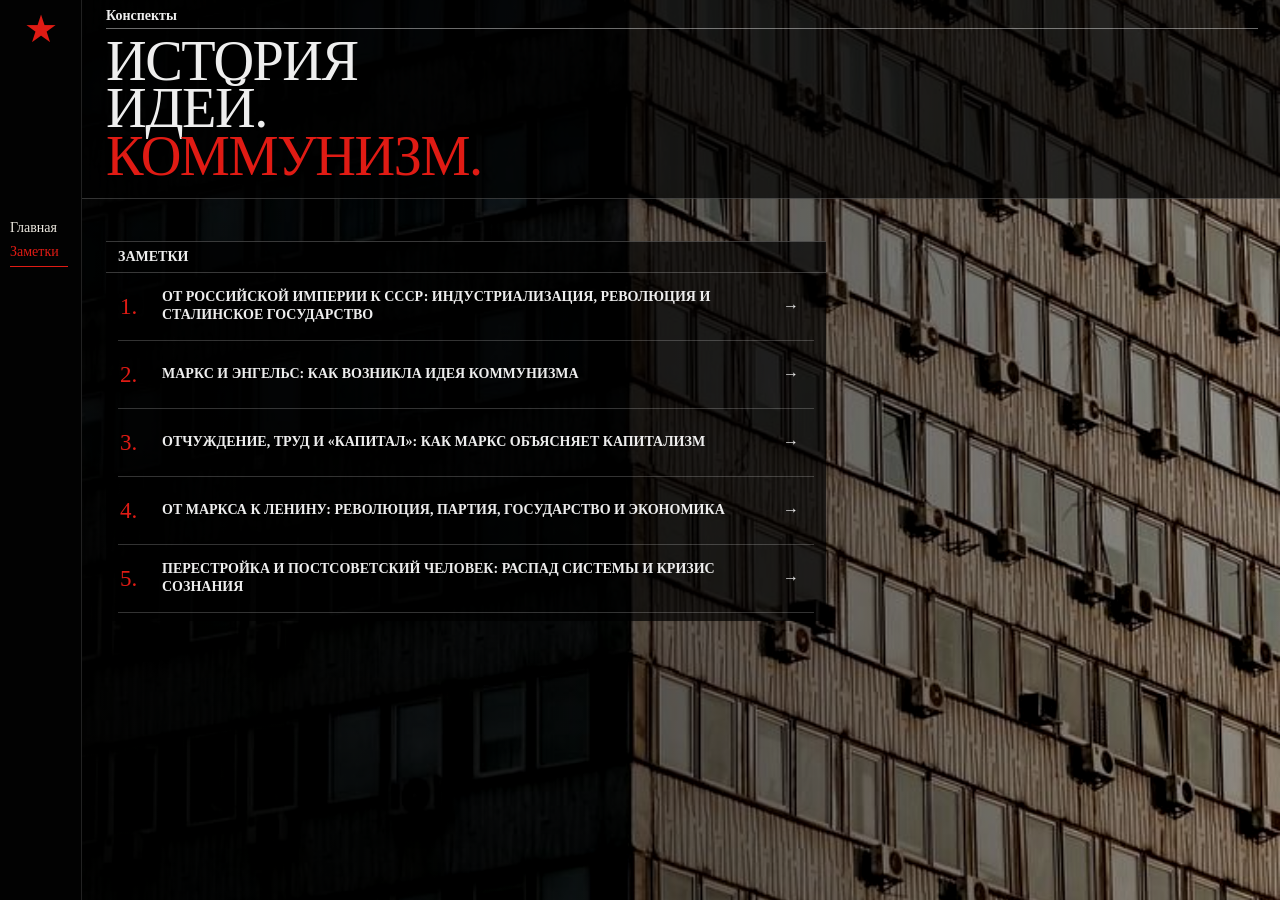
<file: notes.html>
<!doctype html>
<html lang="ru">
<head>
<meta charset="utf-8">
<meta name="viewport" content="width=device-width, initial-scale=1">
<title>Заметки — История идей</title>
<link rel="stylesheet" href="style.css">
</head>
<body class="home-body">
<aside class="rail">
  <div class="star">★</div>
  <nav>
    <a href="index.html">Главная</a>
    <a class="active" href="notes.html">Заметки</a>
  </nav>
</aside>
<main class="home notes-list">
  <div class="background"><img src="654147914661196883.jpg" alt=""></div>
  <div class="darkness"></div>
  <header class="home-header">
    <div class="kicker">Конспекты</div>
    <div class="line"></div>
    <h1>ИСТОРИЯ<br>ИДЕЙ.<br><span>КОММУНИЗМ.</span></h1>
  </header>
  <div class="notes-list-label">ЗАМЕТКИ</div>
  <section class="notes"><a class="note-row" href="note-1.html"><span class="num">1.</span><span class="note-title">ОТ РОССИЙСКОЙ ИМПЕРИИ К СССР: ИНДУСТРИАЛИЗАЦИЯ, РЕВОЛЮЦИЯ И СТАЛИНСКОЕ ГОСУДАРСТВО</span><span class="arrow">→</span></a>
<a class="note-row" href="note-2.html"><span class="num">2.</span><span class="note-title">МАРКС И ЭНГЕЛЬС: КАК ВОЗНИКЛА ИДЕЯ КОММУНИЗМА</span><span class="arrow">→</span></a>
<a class="note-row" href="note-3.html"><span class="num">3.</span><span class="note-title">ОТЧУЖДЕНИЕ, ТРУД И «КАПИТАЛ»: КАК МАРКС ОБЪЯСНЯЕТ КАПИТАЛИЗМ</span><span class="arrow">→</span></a>
<a class="note-row" href="note-4.html"><span class="num">4.</span><span class="note-title">ОТ МАРКСА К ЛЕНИНУ: РЕВОЛЮЦИЯ, ПАРТИЯ, ГОСУДАРСТВО И ЭКОНОМИКА</span><span class="arrow">→</span></a>
<a class="note-row" href="note-5.html"><span class="num">5.</span><span class="note-title">ПЕРЕСТРОЙКА И ПОСТСОВЕТСКИЙ ЧЕЛОВЕК: РАСПАД СИСТЕМЫ И КРИЗИС СОЗНАНИЯ</span><span class="arrow">→</span></a></section>
</main>
</body>
</html>
</file>
<file: style.css>
*{box-sizing:border-box}
html,body{margin:0;padding:0;background:#050505;color:#eee;min-height:100%}
body{font-family:Georgia,"Times New Roman",serif}
a{color:inherit;text-decoration:none}

:root{
  --red:#e01b14;
  --white:#eeeae1;
  --black:#050505;
  --panel:rgba(0,0,0,.70);
  --line:rgba(255,255,255,.42);
}

/* LEFT NAVIGATION */
.rail{
  position:fixed;z-index:50;left:0;top:0;bottom:0;
  width:82px;background:#020202;
  border-right:1px solid rgba(255,255,255,.12);
}
.star{
  color:var(--red);
  font:38px/1 Georgia,"Times New Roman",serif;
  text-align:center;padding-top:10px;
}
.rail nav{
  position:absolute;left:0;right:0;top:216px;
}
.rail nav a{
  display:block;width:100%;padding:4px 7px 5px 10px;
  font:14px/1.1 Georgia,"Times New Roman",serif;
  white-space:nowrap;
}
.rail nav a.active{color:var(--red)}
.rail nav a.active:after{
  content:"";display:block;width:58px;
  border-bottom:1px solid var(--red);margin-top:6px;
}
.rail nav a:not(.active){color:var(--white)}
.rail nav a:hover{color:var(--red)}

.background,.note-background{
  position:fixed;z-index:0;inset:0;overflow:hidden;
}
.background img,.note-background img{
  width:100%;height:100%;object-fit:cover;
  display:block;filter:brightness(.72) contrast(1.08);
}
.darkness,.note-darkness{
  position:fixed;z-index:1;inset:0;pointer-events:none;
  background:linear-gradient(90deg,rgba(0,0,0,.86) 0%,rgba(0,0,0,.56) 38%,rgba(0,0,0,.10) 100%);
}

/* FULL-WIDTH TOP BAND */
.home-header,.note-header{
  position:relative;z-index:4;
  margin-left:0;
  width:100%;
  min-height:178px;
  padding:9px 22px 18px 24px;
  background:rgba(0,0,0,.70);
  border-bottom:1px solid rgba(255,255,255,.20);
}
.home-header .kicker,.note-header .kicker{
  font:700 14px/1 Georgia,"Times New Roman",serif;
}
.line{
  height:1px;background:var(--line);
  margin:5px 0 9px;
  width:100%;
}
.home-header h1{
  margin:0;
  font:400 clamp(38px,4.4vw,62px)/.84 Georgia,"Times New Roman",serif;
  letter-spacing:-1.5px;
}
.home-header h1 span{color:var(--red)}

.home{
  position:relative;z-index:2;
  margin-left:82px;min-height:100vh;overflow:hidden;
}
.home .intro{
  position:absolute;z-index:5;right:5.2%;top:25px;
  width:min(430px,38vw);
  font:700 clamp(17px,1.7vw,24px)/1.15 Georgia,"Times New Roman",serif;
  text-transform:uppercase;
}
.home .intro span{display:block;margin-top:16px;font-size:.65em;letter-spacing:.04em;text-transform:none;color:var(--red)}
.home .notes{display:none}
.little-poster{
  position:absolute;z-index:5;
  left:104px;bottom:48px;
  width:112px;height:auto;
  max-height:170px;
  object-fit:contain;
  object-position:center;
  display:block;
}

/* DEDICATED NOTE LIST */
.notes-list{
  position:relative;z-index:2;
  margin-left:82px;min-height:100vh;overflow:hidden;
}
.notes-list .notes-list-label{
  position:relative;z-index:5;
  width:720px;max-width:calc(100vw - 120px);
  margin:42px 0 0 24px;
  padding:8px 12px;
  background:var(--panel);
  border-top:1px solid rgba(255,255,255,.22);
  border-bottom:1px solid rgba(255,255,255,.22);
  font:700 14px/1 Georgia,"Times New Roman",serif;
}
.notes-list .notes{
  position:relative;z-index:5;
  display:block;
  width:720px;max-width:calc(100vw - 120px);
  margin:0 0 60px 24px;
  padding:0 12px 8px;
  background:var(--panel);
}
.note-row{
  display:grid;
  grid-template-columns:42px minmax(0,1fr) 42px;
  align-items:center;
  min-height:68px;
  border-bottom:1px solid rgba(255,255,255,.20);
  padding:8px 2px;
}
.note-row:hover{background:rgba(255,255,255,.035)}
.num{color:var(--red);font:400 23px/1 Georgia,serif}
.note-title{font:700 14px/1.3 Georgia,"Times New Roman",serif}
.arrow{font:24px/1;text-align:center}

/* NOTE PAGE */
.note-page{
  position:relative;z-index:2;
  margin-left:82px;min-height:100vh;
  overflow:hidden;
}
.note-background{height:100vh;will-change:transform}
.note-background img{
  height:120vh;
  min-height:100vh;
  position:absolute;left:0;top:-10vh;
  filter:grayscale(100%) brightness(.58) contrast(1.14);
}
.note-darkness{
  background:linear-gradient(90deg,rgba(0,0,0,.82),rgba(0,0,0,.47) 50%,rgba(0,0,0,.18));
}
.note-header{
  min-height:150px;
  width:100%;
  padding:9px 24px 16px;
}
.note-heading{
  display:flex;align-items:flex-start;gap:14px;
}
.note-number{color:var(--red);font:400 23px/1 Georgia,serif;padding-top:5px}
.note-heading h1{
  margin:0;max-width:900px;
  font:400 clamp(29px,3.2vw,47px)/.88 Georgia,"Times New Roman",serif;
}
.back{
  position:relative;z-index:6;
  display:block;width:44px;margin:16px 0 0 18px;
  font:30px/1 Georgia,serif;color:var(--white);
}
.note-content{
  position:relative;z-index:5;
  width:min(760px,calc(100vw - 125px));
  margin:25px 0 100px 24px;
  padding:18px 22px 26px;
  background:rgba(0,0,0,.70);
  color:#eee;
  font:700 15px/1.52 Georgia,"Times New Roman",serif;
}
.note-content h1,.note-content h2,.note-content h3{
  font-family:Georgia,"Times New Roman",serif;line-height:1.12
}
.note-content h1{font-size:27px}
.note-content h2{font-size:22px;margin-top:26px}
.note-content h3{font-size:18px}
.note-content p,.note-content li{font-size:15px;line-height:1.52}
.note-content blockquote{
  border-left:2px solid rgba(255,255,255,.6);
  margin:16px 0;padding:2px 13px;
}
.note-content hr{border:0;border-top:1px solid rgba(255,255,255,.45);margin:24px 0}

/* Mobile */
@media(max-width:800px){
  .rail{width:70px}
  .star{font-size:32px}
  .rail nav{top:205px}
  .rail nav a{font-size:12px;padding-left:7px}
  .rail nav a.active:after{width:50px}

  .home,.notes-list,.note-page{margin-left:70px}
  .home-header,.note-header{padding-left:16px;padding-right:14px;min-height:165px}
  .home-header h1{font-size:40px}
  .home .intro{
    position:relative;right:auto;top:auto;
    width:80%;margin:-1px 0 0 16px;
    padding:10px 12px;background:var(--panel);
    font-size:18px
  }
  .little-poster{left:78px;bottom:24px;width:92px;max-height:145px}
  .notes-list .notes-list-label,
  .notes-list .notes{
    width:calc(100% - 28px);max-width:none;margin-left:14px
  }
  .note-row{grid-template-columns:30px minmax(0,1fr) 28px;min-height:65px}
  .note-title{font-size:12px}
  .note-content{
    width:calc(100% - 28px);margin-left:14px;padding:15px 16px;
  }
}


/* NOTE FEED / ARTICLE DESIGN */
.site-shell{min-height:100vh;background:#050505;color:var(--white)}
.site-shell .sidebar{
  position:fixed;z-index:50;left:0;top:0;bottom:0;width:82px;
  background:#020202;border-right:1px solid rgba(255,255,255,.12);
  padding:10px 8px 18px;display:flex;flex-direction:column;
}
.brand-mark{color:var(--red);font:38px/1 Georgia,"Times New Roman",serif;text-align:center}
.brand{margin-top:18px;font:700 10px/1.15 Georgia,"Times New Roman",serif;text-align:center;letter-spacing:.4px}
.site-shell .sidebar nav{margin-top:78px;display:flex;flex-direction:column;gap:8px}
.site-shell .sidebar nav a{font:700 10px/1.1 Georgia,"Times New Roman",serif;color:var(--white);white-space:nowrap}
.site-shell .sidebar nav a:hover{color:var(--red)}
.sidebar-bottom{margin-top:auto;font:700 8px/1.25 Georgia,"Times New Roman",serif;text-align:center;color:rgba(238,234,225,.65)}
.note-page{
  margin-left:82px;min-height:100vh;position:relative;overflow:hidden;
  background:#080808 var(--note-bg) center/cover fixed no-repeat;
}
.note-page:before{content:"";position:fixed;z-index:0;inset:0 0 0 82px;background:rgba(0,0,0,.56);pointer-events:none}
.note-page:after{content:"";position:fixed;z-index:0;inset:0 0 0 82px;background:linear-gradient(180deg,rgba(0,0,0,.20),rgba(0,0,0,.76) 62%,rgba(0,0,0,.88));pointer-events:none}
.note-hero{
  position:relative;z-index:2;height:42vh;min-height:255px;max-height:440px;overflow:hidden;
  border-bottom:1px solid rgba(255,255,255,.3)
}
.note-hero img{width:100%;height:100%;display:block;object-fit:cover;filter:grayscale(100%) contrast(1.08) brightness(.72)}
.hero-overlay{position:absolute;inset:0;background:linear-gradient(180deg,rgba(0,0,0,.04),rgba(0,0,0,.68) 86%,rgba(0,0,0,.82))}
.hero-title{position:absolute;z-index:2;left:28px;right:28px;bottom:24px;max-width:900px}
.hero-title span{display:block;color:var(--red);font:700 12px/1 Georgia,"Times New Roman",serif;letter-spacing:.5px;margin-bottom:8px}
.hero-title h1{margin:0;font:400 clamp(28px,4.2vw,54px)/.92 Georgia,"Times New Roman",serif;text-transform:uppercase;text-shadow:0 2px 10px #000}
.content{
  position:relative;z-index:2;width:min(800px,calc(100% - 48px));margin:0 0 80px 28px;
  padding:22px 24px 38px;background:rgba(0,0,0,.54);border-left:1px solid rgba(255,255,255,.13);
  color:#eee;font:700 15px/1.52 Georgia,"Times New Roman",serif;
}
.content h1,.content h2,.content h3{font-family:Georgia,"Times New Roman",serif;line-height:1.12}
.content h1{font-size:27px;margin:28px 0 14px}.content h1:first-child{margin-top:0}
.content h2{font-size:22px;margin:26px 0 12px}.content h3{font-size:18px;margin:22px 0 10px}
.content p,.content li{font-size:15px;line-height:1.52}.content ul{padding-left:24px}.content blockquote{border-left:2px solid rgba(255,255,255,.65);margin:16px 0;padding:2px 13px}.content hr{border:0;border-top:1px solid rgba(255,255,255,.42);margin:24px 0}
.site-shell footer{position:relative;z-index:2;margin-left:28px;padding:20px 0 30px;font:700 9px/1 Georgia,serif;letter-spacing:1px;color:rgba(238,234,225,.55)}
@media(max-width:800px){
 .site-shell .sidebar{width:70px}.site-shell .sidebar nav{margin-top:62px}.brand{font-size:8px}.sidebar-bottom{font-size:7px}
 .note-page{margin-left:70px}.note-page:before,.note-page:after{left:70px}.note-hero{height:38vh;min-height:230px}.hero-title{left:16px;right:14px;bottom:18px}.hero-title h1{font-size:30px}.content{width:calc(100% - 28px);margin-left:14px;padding:18px 16px 30px}.content p,.content li{font-size:14px}.content h1{font-size:23px}.content h2{font-size:19px}.content h3{font-size:17px}.site-shell footer{margin-left:14px}
}


/* NOTE FEED LOOK — matches the reference: photo first, then a compact note header and text over the background */
.note-page{
  margin-left:0;
  min-height:100vh;
  background:#080808 var(--note-bg) center/cover fixed no-repeat;
}
.note-page:before{inset:0;background:rgba(0,0,0,.48)}
.note-page:after{inset:0;background:linear-gradient(180deg,rgba(0,0,0,.10),rgba(0,0,0,.62) 55%,rgba(0,0,0,.86) 100%)}
.note-page .sidebar{display:none}
.note-hero{
  height:35vh;
  min-height:245px;
  max-height:none;
  border-bottom:0;
}
.note-hero img{
  filter:grayscale(100%) contrast(1.08) brightness(.72);
}
.note-hero .hero-overlay{background:linear-gradient(180deg,rgba(0,0,0,.02),rgba(0,0,0,.18) 75%,rgba(0,0,0,.38))}
.note-hero .hero-title{display:none}
.feed-note-head{
  position:relative;z-index:3;
  width:min(800px,calc(100% - 64px));
  margin-left:32px;
  padding-top:3px;
}
.feed-kicker{
  color:var(--white);
  font:700 12px/1 Georgia,"Times New Roman",serif;
}
.feed-rule{height:1px;background:rgba(255,255,255,.48);margin:7px 0 4px}
.feed-row{
  display:grid;
  grid-template-columns:24px minmax(0,1fr) 26px;
  gap:0;
  align-items:start;
  min-height:54px;
}
.feed-number{color:var(--red);font:400 clamp(30px,3vw,42px)/.9 Georgia,serif;padding-top:0}
.feed-title{color:var(--red);font:700 clamp(15px,1.35vw,20px)/1.02 Georgia,"Times New Roman",serif;text-transform:uppercase}
.feed-arrow{color:var(--white);font:22px/1 Georgia,serif;text-align:right}
.content{
  width:min(800px,calc(100% - 64px));
  margin:0 0 80px 32px;
  padding:10px 10px 38px;
  background:transparent;
  border-left:0;
  color:#eee;
  font:700 14px/1.48 Georgia,"Times New Roman",serif;
}
.content h1,.content h2,.content h3{line-height:1.12}
.content h1{font-size:19px;margin:18px 0 10px}.content h1:first-child{margin-top:0}
.content h2{font-size:15px;margin:16px 0 8px}.content h3{font-size:15px;margin:14px 0 8px}
.content p,.content li{font-size:14px;line-height:1.48}
.content ul{padding-left:20px}
.content blockquote{border-left:2px solid rgba(255,255,255,.62);margin:14px 0;padding:2px 12px}
.content hr{border:0;border-top:1px solid rgba(255,255,255,.38);margin:20px 0}
.site-shell footer{margin-left:32px}
@media(max-width:800px){
 .note-page{margin-left:0}.note-page:before,.note-page:after{left:0}
 .note-hero{height:34vh;min-height:220px}
 .feed-note-head{width:calc(100% - 32px);margin-left:16px}
 .feed-title{font-size:12px}.feed-row{grid-template-columns:22px minmax(0,1fr) 22px}
 .content{width:calc(100% - 32px);margin-left:16px;padding:8px 0 28px}
 .content p,.content li{font-size:13px}.content h1{font-size:18px}.content h2{font-size:15px}.content h3{font-size:14px}
 .site-shell footer{margin-left:16px}
}

.feed-back{
  position:absolute;z-index:4;left:7px;top:calc(35vh + 66px);
  font:24px/1 Georgia,"Times New Roman",serif;color:var(--white);
}
@media(max-width:800px){.feed-back{top:calc(34vh + 62px);left:5px;font-size:21px}}

/* FINAL REFERENCE MATCH — note pages */
.site-shell .sidebar{
  display:flex;
  position:fixed;
  z-index:50;
  left:0;top:0;bottom:0;
  width:74px;
  background:#020202;
  border-right:1px solid rgba(255,255,255,.12);
  padding:8px 5px 16px;
}
.site-shell .brand-mark{font-size:36px;line-height:1;text-align:center}
.site-shell .brand{margin-top:18px;font-size:9px;line-height:1.05}
.site-shell .sidebar nav{margin-top:72px;gap:7px}
.site-shell .sidebar nav a{font-size:10px;line-height:1.05}
.site-shell .sidebar-bottom{font-size:7px;line-height:1.12}

.note-page{
  margin-left:74px !important;
  min-height:100vh;
  position:relative;
  overflow-x:hidden;
  background:#080808 var(--note-bg) center/cover fixed no-repeat;
}
.note-page:before{
  content:"";
  position:fixed;
  z-index:0;
  inset:0 0 0 74px;
  background:rgba(0,0,0,.57);
  pointer-events:none;
}
.note-page:after{
  content:"";
  position:fixed;
  z-index:0;
  inset:0 0 0 74px;
  background:linear-gradient(180deg,rgba(0,0,0,.12),rgba(0,0,0,.56) 52%,rgba(0,0,0,.78) 100%);
  pointer-events:none;
}

/* Top photograph: compact horizontal strip, like the reference */
.note-hero{
  position:relative;
  z-index:2;
  width:100%;
  height:260px;
  min-height:260px;
  max-height:260px;
  overflow:hidden;
  border:0;
}
.note-hero img{
  width:100%;
  height:100%;
  display:block;
  object-fit:cover;
  object-position:center center;
  filter:grayscale(100%) contrast(1.08) brightness(.68);
}
.note-hero .hero-overlay{
  position:absolute;
  inset:0;
  background:linear-gradient(180deg,rgba(0,0,0,.02),rgba(0,0,0,.12) 55%,rgba(0,0,0,.42));
}
.note-hero .hero-title{display:none}

/* The title/navigation strip sits directly under the photo and spans the full page */
.feed-note-head{
  position:relative;
  z-index:5;
  width:100%;
  margin:0;
  padding:0 28px 0 0;
  background:rgba(0,0,0,.68);
  border-top:1px solid rgba(255,255,255,.34);
  border-bottom:1px solid rgba(255,255,255,.20);
}
.feed-kicker{
  padding:5px 0 0 0;
  color:var(--white);
  font:700 12px/1 Georgia,"Times New Roman",serif;
}
.feed-rule{
  height:1px;
  margin:5px 0 0;
  width:calc(100% - 18px);
  background:rgba(255,255,255,.48);
}
.feed-row{
  display:grid;
  grid-template-columns:42px minmax(0,720px) 48px;
  align-items:center;
  min-height:58px;
  padding:0;
}
.feed-number{
  color:var(--red);
  font:400 24px/1 Georgia,serif;
  padding-left:0;
}
.feed-title{
  color:var(--white);
  font:700 clamp(16px,1.25vw,24px)/1.02 Georgia,"Times New Roman",serif;
  text-transform:uppercase;
  letter-spacing:.1px;
}
.feed-arrow{
  color:var(--white);
  font:28px/1 Georgia,serif;
  text-align:center;
  transition:transform .2s ease,color .2s ease;
}
.feed-row:hover .feed-arrow{transform:translateX(4px);color:var(--red)}

/* No extra black navigation bar: only the arrow links remain */
.feed-back{
  position:absolute;
  z-index:6;
  left:0;
  top:326px;
  width:38px;
  text-align:center;
  color:var(--white);
  font:26px/1 Georgia,serif;
  transition:transform .2s ease,color .2s ease;
}
.feed-back:hover{transform:translateX(-3px);color:var(--red)}

/* Text flows directly over the large background photograph */
.content{
  position:relative;
  z-index:3;
  width:min(720px,calc(100% - 100px));
  margin:0 0 90px 0;
  padding:18px 0 40px;
  background:transparent;
  border:0;
  color:#eee;
  font:700 15px/1.48 Georgia,"Times New Roman",serif;
}
.content h1,.content h2,.content h3{
  color:#eee;
  font-family:Georgia,"Times New Roman",serif;
  line-height:1.08;
}
.content h1{font-size:23px;margin:24px 0 11px}
.content h1:first-child{margin-top:0}
.content h2{font-size:18px;margin:22px 0 10px}
.content h3{font-size:16px;margin:18px 0 9px}
.content p,.content li{font-size:15px;line-height:1.48}
.content ul{padding-left:22px}
.content blockquote{border-left:2px solid rgba(255,255,255,.62);margin:15px 0;padding:2px 13px}
.content hr{border:0;border-top:1px solid rgba(255,255,255,.40);margin:22px 0}
.site-shell footer{margin-left:0}

@media(max-width:800px){
  .site-shell .sidebar{width:58px;padding-left:4px;padding-right:4px}
  .site-shell .brand-mark{font-size:30px}
  .site-shell .brand{font-size:7px}
  .site-shell .sidebar nav{margin-top:58px}
  .site-shell .sidebar nav a{font-size:8px}
  .site-shell .sidebar-bottom{font-size:6px}
  .note-page{margin-left:58px !important}
  .note-page:before,.note-page:after{left:58px}
  .note-hero{height:190px;min-height:190px;max-height:190px}
  .feed-note-head{padding-right:12px}
  .feed-kicker{font-size:10px}
  .feed-row{grid-template-columns:30px minmax(0,1fr) 32px;min-height:54px}
  .feed-number{font-size:20px}
  .feed-title{font-size:13px}
  .feed-arrow{font-size:24px}
  .feed-back{top:248px;left:0;font-size:23px}
  .content{width:calc(100% - 38px);padding-top:15px}
  .content p,.content li{font-size:13px}
  .content h1{font-size:20px}.content h2{font-size:17px}.content h3{font-size:15px}
}


/* FINAL NOTE FEED — reference layout */
.site-shell > .sidebar{display:none}
.site-shell .note-page{margin-left:0;min-height:100vh;overflow:visible;position:relative;background:#080808 var(--note-bg) center/cover fixed no-repeat}
.site-shell .note-page:before{left:0;background:rgba(0,0,0,.48)}
.site-shell .note-page:after{left:0;background:linear-gradient(180deg,rgba(0,0,0,.10),rgba(0,0,0,.78) 68%,rgba(0,0,0,.90))}

.site-shell .note-hero{
  position:relative;z-index:2;
  width:100%;height:auto;min-height:0;max-height:none;overflow:visible;
  border:0;background:transparent;
}
.site-shell .note-hero img{
  width:100%;height:auto;min-height:0;max-height:none;display:block;
  object-fit:contain;object-position:center top;
  filter:grayscale(100%) contrast(1.06) brightness(.72);
}
.site-shell .hero-overlay{display:none}
.site-shell .hero-title{display:none}

.site-shell .feed-note-head{
  position:relative;z-index:8;
  width:100%;
  margin-top:-58px;
  padding:18px 7vw 20px;
  background:rgba(0,0,0,.70);
  border-top:1px solid rgba(255,255,255,.45);
  border-bottom:1px solid rgba(255,255,255,.28);
  box-shadow:0 0 24px rgba(0,0,0,.45);
}
.site-shell .feed-kicker{
  font:700 15px/1 Georgia,"Times New Roman",serif;
  margin:0 0 13px;
}
.site-shell .feed-rule{
  height:1px;background:rgba(255,255,255,.48);width:100%;margin:0 0 12px;
}
.site-shell .feed-row{
  display:grid;
  grid-template-columns:55px minmax(0,1fr) 70px;
  align-items:center;
  gap:18px;
}
.site-shell .feed-number{color:var(--red);font:400 clamp(38px,4.2vw,58px)/.86 Georgia,serif}
.site-shell .feed-title{
  color:var(--red);
  font:700 clamp(25px,3.1vw,43px)/.88 Georgia,"Times New Roman",serif;
  letter-spacing:-.5px;
  text-transform:uppercase;
  max-width:1050px;
}
.site-shell .feed-arrow{
  display:block;text-align:center;font:34px/1 Georgia,serif;
  transition:transform .15s ease;color:var(--white)
}
.site-shell .feed-arrow:hover{transform:translateX(5px);color:var(--red)}
.site-shell .feed-back{
  position:relative;z-index:9;
  display:block;width:55px;height:45px;margin:-5px 0 0 7vw;
  font:34px/1 Georgia,serif;color:var(--white);
}
.site-shell .content{
  position:relative;z-index:5;
  width:min(760px,calc(100% - 40px));
  margin:0 auto 100px;
  padding:18px 24px 55px;
  background:rgba(0,0,0,.24);
  border:0;
  color:#eee;
  font:700 16px/1.55 Georgia,"Times New Roman",serif;
}
.site-shell .content h1,.site-shell .content h2,.site-shell .content h3{line-height:1.12}
.site-shell .content h1{font-size:29px;margin:30px 0 15px}
.site-shell .content h1:first-child{margin-top:0}
.site-shell .content h2{font-size:23px;margin:28px 0 13px}
.site-shell .content h3{font-size:19px;margin:23px 0 11px}
.site-shell .content p,.site-shell .content li{font-size:16px;line-height:1.55}
.site-shell .content ul{padding-left:25px}
.site-shell .content blockquote{border-left:2px solid rgba(255,255,255,.68);margin:18px 0;padding:3px 15px}
.site-shell .content hr{border:0;border-top:1px solid rgba(255,255,255,.38);margin:28px 0}
.site-shell footer{display:none}

@media(max-width:800px){
 .site-shell .feed-note-head{margin-top:-35px;padding:14px 20px 17px}
 .site-shell .feed-kicker{font-size:13px;margin-bottom:10px}
 .site-shell .feed-rule{margin-bottom:9px}
 .site-shell .feed-row{grid-template-columns:30px minmax(0,1fr) 42px;gap:9px}
 .site-shell .feed-number{font-size:38px}
 .site-shell .feed-title{font-size:24px}
 .site-shell .feed-arrow{font-size:27px}
 .site-shell .feed-back{margin-left:20px;width:40px;font-size:30px}
 .site-shell .content{width:min(760px,calc(100% - 24px));padding:14px 14px 40px}
 .site-shell .content p,.site-shell .content li{font-size:14px}
 .site-shell .content h1{font-size:24px}
 .site-shell .content h2{font-size:20px}
 .site-shell .content h3{font-size:17px}
}
</file>
